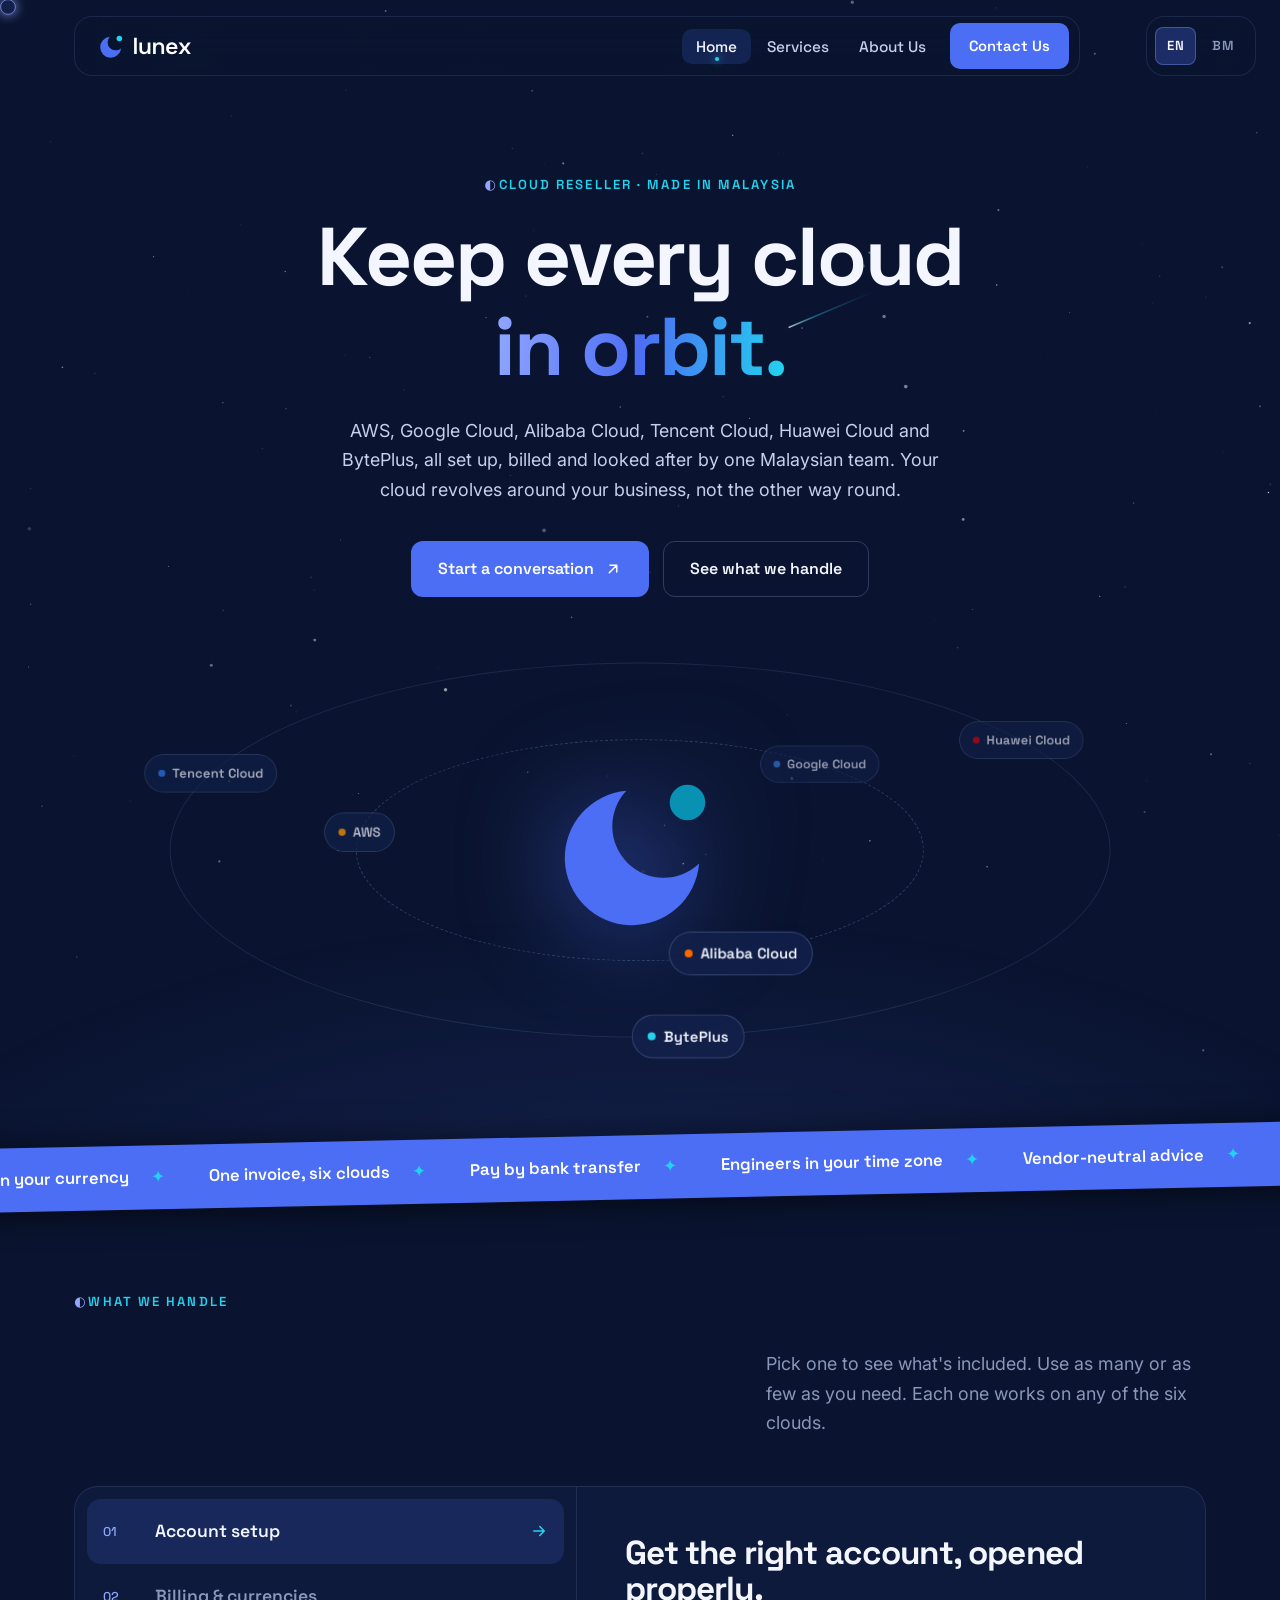
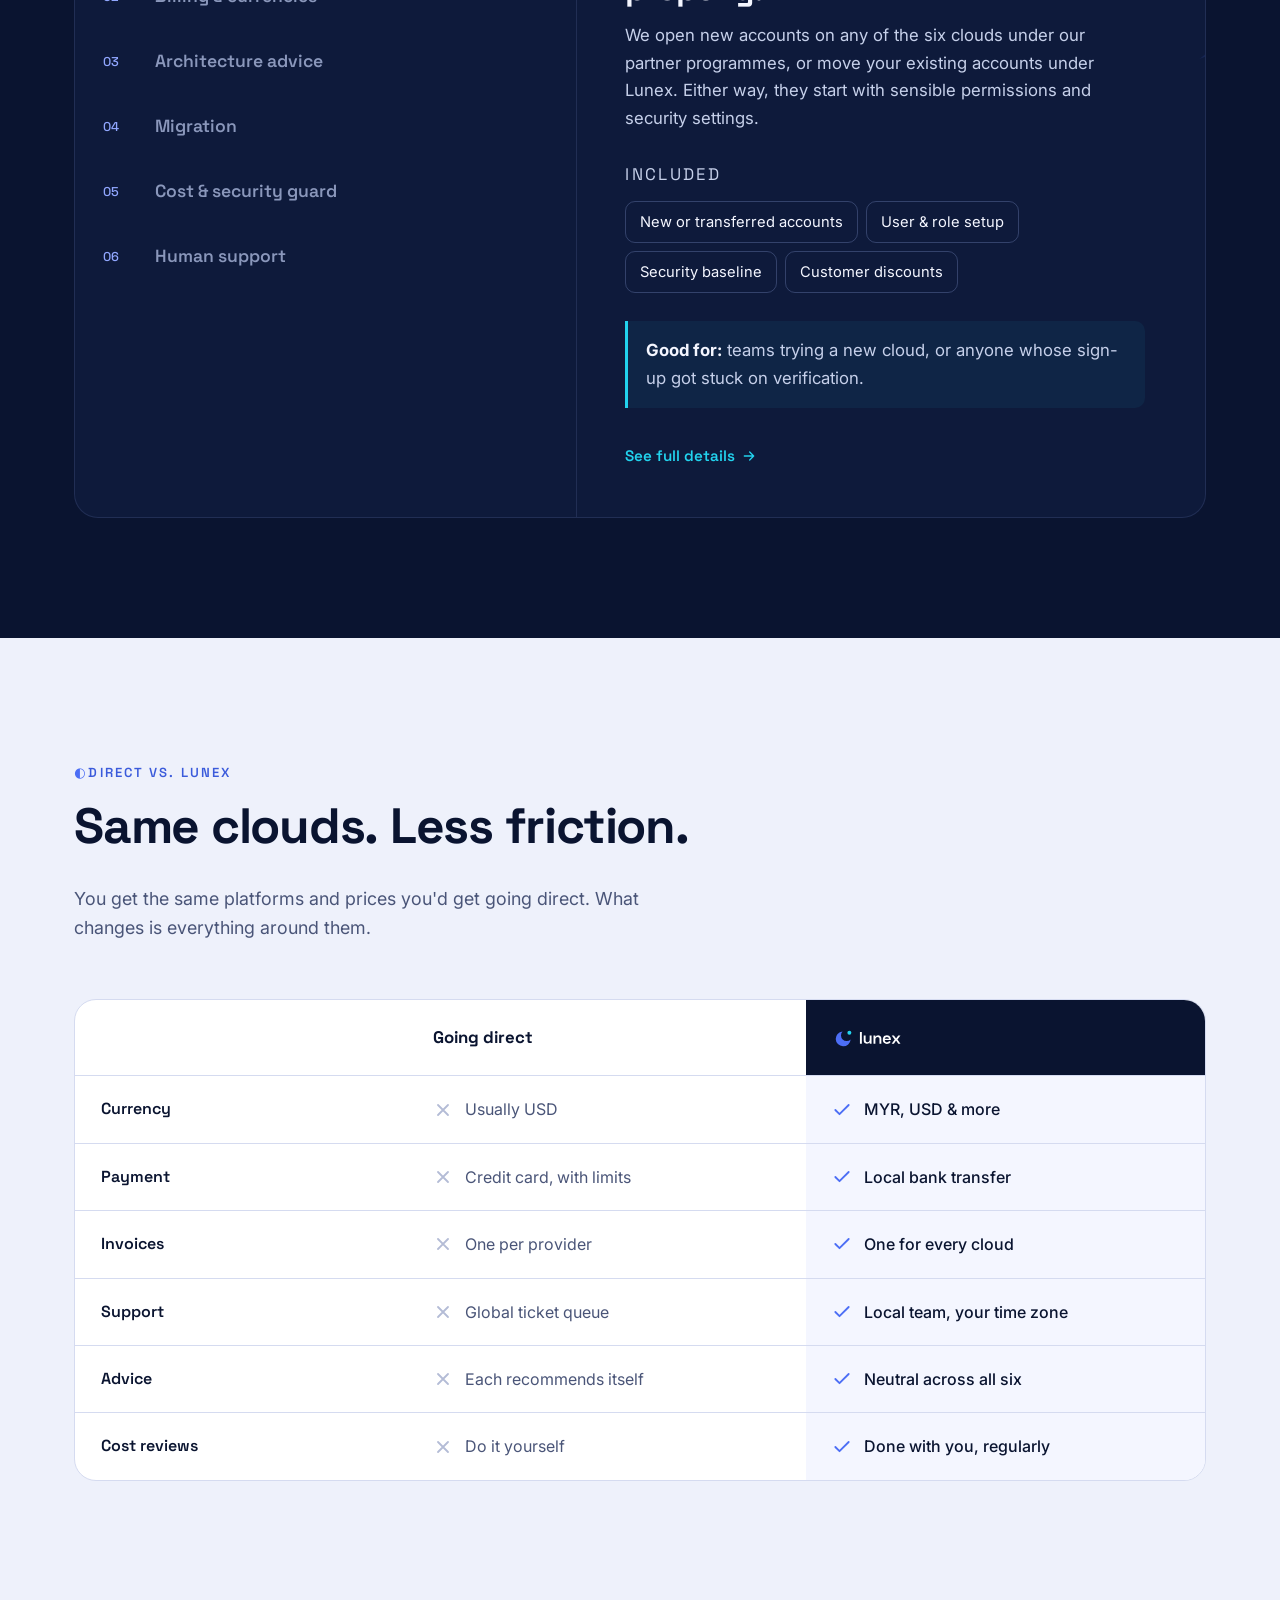
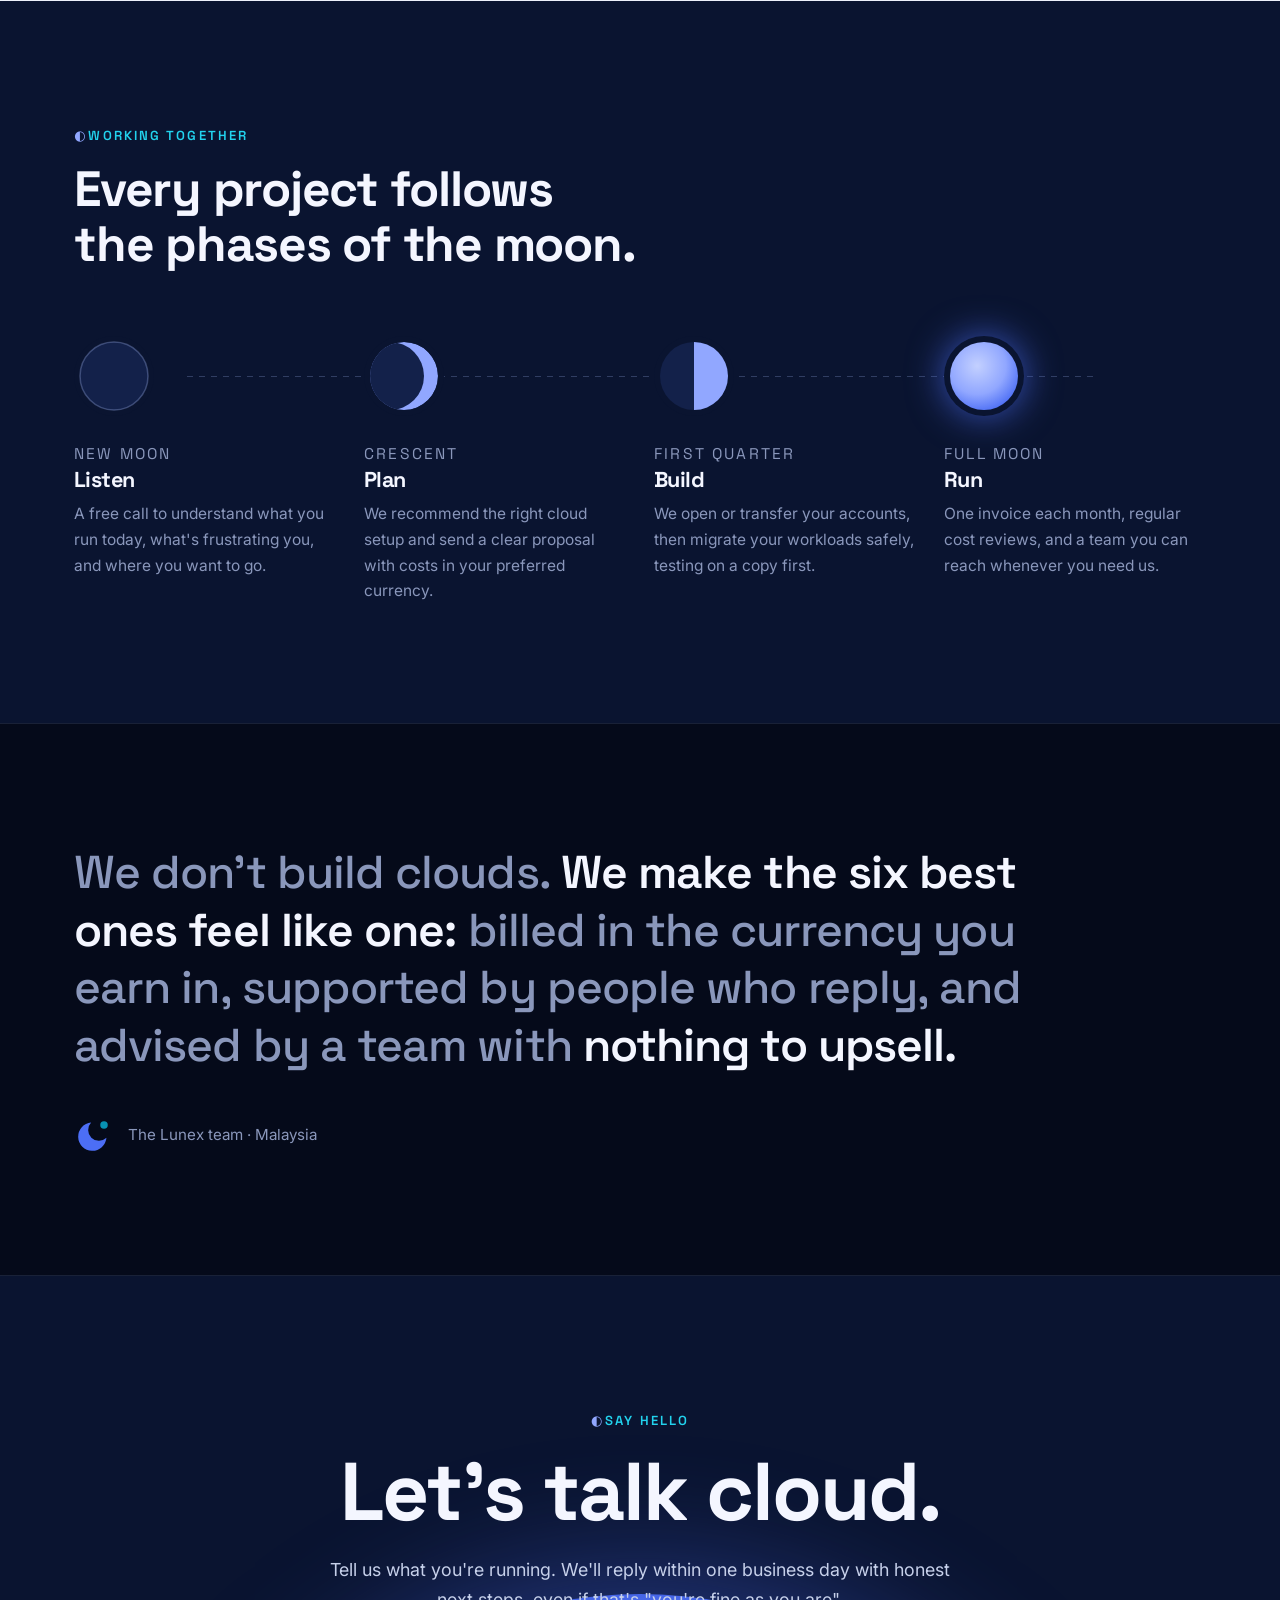
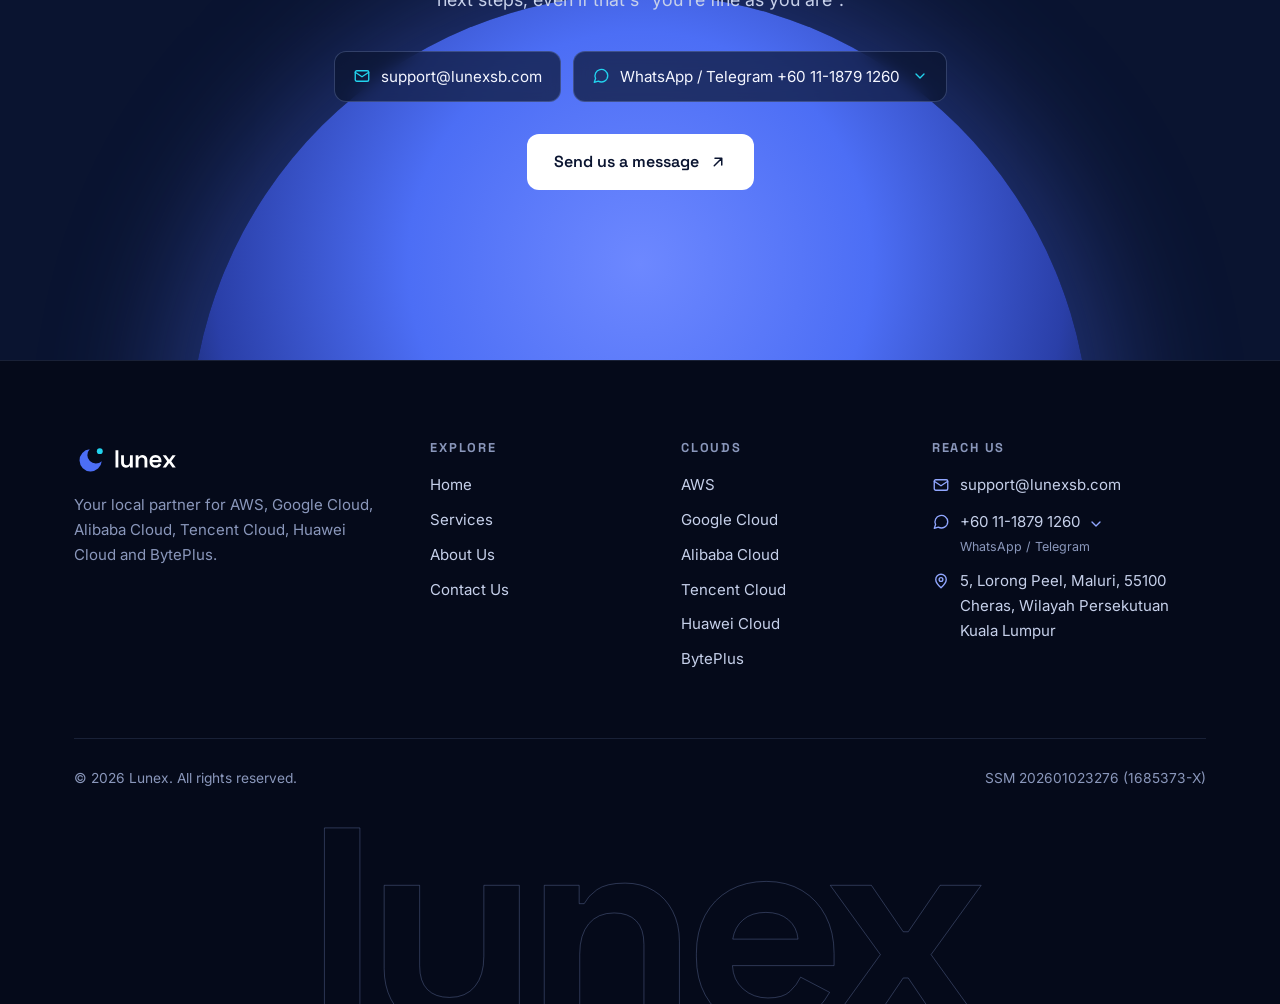
<file: index.html>
<!DOCTYPE html>
<html lang="en">
<head>
  <meta charset="UTF-8">
  <meta name="viewport" content="width=device-width, initial-scale=1">
  <title>Lunex | Your Local Multi-Cloud Partner in Malaysia</title>
  <meta name="description" content="Lunex is a Malaysia-based cloud reseller for AWS, Google Cloud, Alibaba Cloud, Tencent Cloud, Huawei Cloud and BytePlus. Flexible multi-currency billing, local support and advice without a sales agenda.">
  <meta name="theme-color" content="#0a1430">
  <meta property="og:title" content="Lunex | Keep every cloud in orbit">
  <meta property="og:description" content="Accounts, multi-currency billing, migration and support for six cloud platforms, from one Malaysian team.">
  <meta property="og:image" content="assets/img/lunex-icon-512.png">
  <link rel="icon" href="assets/img/favicon.svg" type="image/svg+xml">
  <link rel="icon" href="assets/img/favicon-32.png" sizes="32x32" type="image/png">
  <link rel="apple-touch-icon" href="assets/img/apple-touch-icon.png">
  <link rel="preconnect" href="https://fonts.googleapis.com">
  <link rel="preconnect" href="https://fonts.gstatic.com" crossorigin>
  <link href="https://fonts.googleapis.com/css2?family=Inter:wght@400;500;600&family=Space+Grotesk:wght@500;600;700&display=swap" rel="stylesheet">
  <link rel="stylesheet" href="css/style.css?v=9">
  <link rel="alternate" hreflang="en" href="index.html">
  <link rel="alternate" hreflang="ms" href="bm/index.html">
  <script>(function(d){try{if(!matchMedia("(prefers-reduced-motion: reduce)").matches){var s=sessionStorage;if(s.getItem("lx-trans"))d.classList.add("page-entering");else if(!s.getItem("lx-intro"))d.classList.add("intro-pending");}}catch(e){}setTimeout(function(){d.classList.remove("page-entering","intro-pending")},3000)})(document.documentElement)</script>
</head>
<body>
  <a class="skip-link" href="#main">Skip to content</a>

  <!-- ============ Floating header ============ -->
  <header class="site-header">
    <div class="container">
      <nav class="nav" aria-label="Main">
        <a href="index.html" class="nav__logo" aria-label="Lunex home">
          <img src="assets/img/lunex-logo-white.svg" alt="Lunex" width="99" height="34">
        </a>
        <ul class="nav__menu" id="nav-menu">
          <li><a class="nav__link" href="index.html">Home</a></li>
          <li><a class="nav__link" href="services.html">Services</a></li>
          <li><a class="nav__link" href="about.html">About Us</a></li>
          <li class="nav__cta"><a class="btn btn--primary btn--sm" href="contact.html">Contact Us</a></li>
        </ul>
        <button class="nav__toggle" type="button" aria-label="Open menu" aria-expanded="false" aria-controls="nav-menu">
          <span></span><span></span><span></span>
        </button>
      </nav>
    </div>
    <div class="lang lang--float" role="group" aria-label="Language / Bahasa"><a class="lang__opt is-on" data-lang="en" href="index.html" hreflang="en" aria-current="true">EN</a><a class="lang__opt" data-lang="ms" href="bm/index.html" hreflang="ms">BM</a></div>
  </header>

  <main id="main">
    <!-- ============ Hero ============ -->
    <section class="hero">
      <div class="container">
        <p class="kicker reveal">Cloud reseller · Made in Malaysia</p>
        <h1 class="h-xl reveal d1">Keep every cloud<br><em class="glow-text">in orbit.</em></h1>
        <p class="lead reveal d2">
          AWS, Google Cloud, Alibaba Cloud, Tencent Cloud, Huawei Cloud and BytePlus, all
          set up, billed and looked after by one Malaysian team. Your cloud revolves around
          your business, not the other way round.
        </p>
        <div class="hero__actions reveal d3">
          <a class="btn btn--primary" href="contact.html">
            Start a conversation
            <svg viewBox="0 0 24 24" fill="none" stroke="currentColor" stroke-width="2" stroke-linecap="round" stroke-linejoin="round" aria-hidden="true"><path d="M7 17 17 7M8 7h9v9"/></svg>
          </a>
          <a class="btn btn--line" href="#handle">See what we handle</a>
        </div>

        <!-- Orbit: the six clouds circling Lunex -->
        <nav class="orbit reveal d2" data-orbit aria-label="The six cloud platforms Lunex supports">
          <div class="orbit__ring orbit__ring--outer" aria-hidden="true"></div>
          <div class="orbit__ring orbit__ring--inner" aria-hidden="true"></div>
          <div class="orbit__moon" aria-hidden="true"><img src="assets/img/lunex-icon.svg" alt=""></div>
          <a class="sat" href="services.html#aws" data-ring="inner" data-angle="180"><i class="c-aws"></i>AWS</a>
          <a class="sat" href="services.html#google-cloud" data-ring="inner" data-angle="300"><i class="c-gcp"></i>Google Cloud</a>
          <a class="sat" href="services.html#alibaba-cloud" data-ring="inner" data-angle="60"><i class="c-ali"></i>Alibaba Cloud</a>
          <a class="sat" href="services.html#tencent-cloud" data-ring="outer" data-angle="210"><i class="c-tencent"></i>Tencent Cloud</a>
          <a class="sat" href="services.html#huawei-cloud" data-ring="outer" data-angle="330"><i class="c-huawei"></i>Huawei Cloud</a>
          <a class="sat" href="services.html#byteplus" data-ring="outer" data-angle="90"><i class="c-byteplus"></i>BytePlus</a>
        </nav>
      </div>

    </section>

    <!-- Ribbon: sits on the seam between the hero and the next section -->
    <div class="ribbon-seam">
      <div class="ribbon" aria-label="Lunex highlights">
        <div class="ribbon__track">
          <span>Pay in your currency</span><span>One invoice, six clouds</span><span>Pay by bank transfer</span><span>Engineers in your time zone</span><span>Vendor-neutral advice</span><span>No credit-card limits</span>
          <span aria-hidden="true">Pay in your currency</span><span aria-hidden="true">One invoice, six clouds</span><span aria-hidden="true">Pay by bank transfer</span><span aria-hidden="true">Engineers in your time zone</span><span aria-hidden="true">Vendor-neutral advice</span><span aria-hidden="true">No credit-card limits</span>
        </div>
      </div>
    </div>

    <!-- ============ Mission control (services) ============ -->
    <section class="section" id="handle">
      <div class="container">
        <div class="mc__head">
          <div>
            <p class="kicker">What we handle</p>
            <h2 class="h-lg" style="margin:0">Six jobs you can<br>take off your list.</h2>
          </div>
          <p class="lead">Pick one to see what's included. Use as many or as few as you need. Each one works on any of the six clouds.</p>
        </div>

        <div class="mc reveal" data-tabs>
          <div class="mc__tabs" role="tablist" aria-label="Lunex services" aria-orientation="vertical">
            <button class="mc__tab" role="tab" id="tab-account" aria-controls="panel-account" aria-selected="true" tabindex="0"><small>01</small>Account setup<svg viewBox="0 0 24 24" fill="none" stroke="currentColor" stroke-width="2" stroke-linecap="round" stroke-linejoin="round" aria-hidden="true"><path d="M5 12h14M13 6l6 6-6 6"/></svg></button>
            <button class="mc__tab" role="tab" id="tab-billing" aria-controls="panel-billing" aria-selected="false" tabindex="-1"><small>02</small>Billing &amp; currencies<svg viewBox="0 0 24 24" fill="none" stroke="currentColor" stroke-width="2" stroke-linecap="round" stroke-linejoin="round" aria-hidden="true"><path d="M5 12h14M13 6l6 6-6 6"/></svg></button>
            <button class="mc__tab" role="tab" id="tab-consult" aria-controls="panel-consult" aria-selected="false" tabindex="-1"><small>03</small>Architecture advice<svg viewBox="0 0 24 24" fill="none" stroke="currentColor" stroke-width="2" stroke-linecap="round" stroke-linejoin="round" aria-hidden="true"><path d="M5 12h14M13 6l6 6-6 6"/></svg></button>
            <button class="mc__tab" role="tab" id="tab-migrate" aria-controls="panel-migrate" aria-selected="false" tabindex="-1"><small>04</small>Migration<svg viewBox="0 0 24 24" fill="none" stroke="currentColor" stroke-width="2" stroke-linecap="round" stroke-linejoin="round" aria-hidden="true"><path d="M5 12h14M13 6l6 6-6 6"/></svg></button>
            <button class="mc__tab" role="tab" id="tab-guard" aria-controls="panel-guard" aria-selected="false" tabindex="-1"><small>05</small>Cost &amp; security guard<svg viewBox="0 0 24 24" fill="none" stroke="currentColor" stroke-width="2" stroke-linecap="round" stroke-linejoin="round" aria-hidden="true"><path d="M5 12h14M13 6l6 6-6 6"/></svg></button>
            <button class="mc__tab" role="tab" id="tab-support" aria-controls="panel-support" aria-selected="false" tabindex="-1"><small>06</small>Human support<svg viewBox="0 0 24 24" fill="none" stroke="currentColor" stroke-width="2" stroke-linecap="round" stroke-linejoin="round" aria-hidden="true"><path d="M5 12h14M13 6l6 6-6 6"/></svg></button>
          </div>

          <div class="mc__panel" role="tabpanel" id="panel-account" aria-labelledby="tab-account" tabindex="0">
            <h3>Get the right account, opened properly.</h3>
            <p>We open new accounts on any of the six clouds under our partner programmes, or move your existing accounts under Lunex. Either way, they start with sensible permissions and security settings.</p>
            <p class="mc__label">Included</p>
            <ul class="mc__chips"><li>New or transferred accounts</li><li>User &amp; role setup</li><li>Security baseline</li><li>Customer discounts</li></ul>
            <p class="mc__fit"><strong>Good for:</strong> teams trying a new cloud, or anyone whose sign-up got stuck on verification.</p>
            <a class="inline-link" href="services.html#account">See full details <svg viewBox="0 0 24 24" fill="none" stroke="currentColor" stroke-width="2" stroke-linecap="round" stroke-linejoin="round" aria-hidden="true"><path d="M5 12h14M13 6l6 6-6 6"/></svg></a>
          </div>
          <div class="mc__panel" role="tabpanel" id="panel-billing" aria-labelledby="tab-billing" tabindex="0" hidden>
            <h3>One bill. Your currency. Paid your way.</h3>
            <p>Usage from every cloud you use is combined into one monthly invoice. Settle it in Ringgit, US dollars or another currency we support, by bank transfer. No credit-card limits stopping your servers.</p>
            <p class="mc__label">Included</p>
            <ul class="mc__chips"><li>One consolidated invoice</li><li>Multi-currency settlement</li><li>Bank transfer &amp; top-up</li><li>Monthly spend report</li><li>Budget alerts</li></ul>
            <p class="mc__fit"><strong>Good for:</strong> finance teams that need proper local invoices and one place to see cloud spend.</p>
            <a class="inline-link" href="services.html#billing">See full details <svg viewBox="0 0 24 24" fill="none" stroke="currentColor" stroke-width="2" stroke-linecap="round" stroke-linejoin="round" aria-hidden="true"><path d="M5 12h14M13 6l6 6-6 6"/></svg></a>
          </div>
          <div class="mc__panel" role="tabpanel" id="panel-consult" aria-labelledby="tab-consult" tabindex="0" hidden>
            <h3>Choose with facts, not sales pitches.</h3>
            <p>We work with all six providers, so we have no reason to push one. Tell us about your workload, users and budget, and we'll design a setup that fits, even if that means mixing clouds.</p>
            <p class="mc__label">Included</p>
            <ul class="mc__chips"><li>Workload review</li><li>Cloud &amp; region comparison</li><li>Architecture diagram</li><li>Cost estimate</li></ul>
            <p class="mc__fit"><strong>Good for:</strong> new products, expansions into new markets, or "are we on the right cloud?" questions.</p>
            <a class="inline-link" href="services.html#consulting">See full details <svg viewBox="0 0 24 24" fill="none" stroke="currentColor" stroke-width="2" stroke-linecap="round" stroke-linejoin="round" aria-hidden="true"><path d="M5 12h14M13 6l6 6-6 6"/></svg></a>
          </div>
          <div class="mc__panel" role="tabpanel" id="panel-migrate" aria-labelledby="tab-migrate" tabindex="0" hidden>
            <h3>Move house, carefully planned.</h3>
            <p>From office servers to the cloud, or from one cloud to another. We plan the move, test it on a copy first, and switch over at a time that suits your business.</p>
            <p class="mc__label">Included</p>
            <ul class="mc__chips"><li>Migration plan</li><li>Test run</li><li>Data &amp; app transfer</li><li>Cut-over support</li></ul>
            <p class="mc__fit"><strong>Good for:</strong> companies leaving ageing hardware, or moving to a cloud that's cheaper or closer to their users.</p>
            <a class="inline-link" href="services.html#migration">See full details <svg viewBox="0 0 24 24" fill="none" stroke="currentColor" stroke-width="2" stroke-linecap="round" stroke-linejoin="round" aria-hidden="true"><path d="M5 12h14M13 6l6 6-6 6"/></svg></a>
          </div>
          <div class="mc__panel" role="tabpanel" id="panel-guard" aria-labelledby="tab-guard" tabindex="0" hidden>
            <h3>No surprise bills. No open doors.</h3>
            <p>We review your accounts regularly for wasted spend and common security gaps, such as idle servers, public storage and missing backups, and tell you in plain language what to fix.</p>
            <p class="mc__label">Included</p>
            <ul class="mc__chips"><li>Cost review</li><li>Right-sizing tips</li><li>Security check-up</li><li>Backup review</li></ul>
            <p class="mc__fit"><strong>Good for:</strong> businesses whose cloud bill keeps growing and nobody is sure why.</p>
            <a class="inline-link" href="services.html#guard">See full details <svg viewBox="0 0 24 24" fill="none" stroke="currentColor" stroke-width="2" stroke-linecap="round" stroke-linejoin="round" aria-hidden="true"><path d="M5 12h14M13 6l6 6-6 6"/></svg></a>
          </div>
          <div class="mc__panel" role="tabpanel" id="panel-support" aria-labelledby="tab-support" tabindex="0" hidden>
            <h3>A real person who already knows your setup.</h3>
            <p>Skip the global ticket queue. Message our local team in your time zone. If the problem is on the provider's side, we escalate it for you through our partner channel.</p>
            <p class="mc__label">Included</p>
            <ul class="mc__chips"><li>Email, WhatsApp, Telegram &amp; more</li><li>Provider escalation</li><li>Incident help</li><li>Account manager</li></ul>
            <p class="mc__fit"><strong>Good for:</strong> small teams without a full-time cloud engineer.</p>
            <a class="inline-link" href="services.html#support">See full details <svg viewBox="0 0 24 24" fill="none" stroke="currentColor" stroke-width="2" stroke-linecap="round" stroke-linejoin="round" aria-hidden="true"><path d="M5 12h14M13 6l6 6-6 6"/></svg></a>
          </div>
        </div>
      </div>
    </section>

    <!-- ============ Comparison (light) ============ -->
    <section class="section paper">
      <div class="container">
        <p class="kicker">Direct vs. Lunex</p>
        <h2 class="h-lg">Same clouds. Less friction.</h2>
        <p class="lead">You get the same platforms and prices you'd get going direct. What changes is everything around them.</p>

        <div class="compare reveal" role="table" aria-label="Buying cloud directly compared with buying through Lunex">
          <div class="compare__row compare__row--head" role="row">
            <div class="compare__topic" role="columnheader"></div>
            <div role="columnheader">Going direct</div>
            <div class="us" role="columnheader"><img src="assets/img/lunex-logo-white.svg" alt="With Lunex" width="70" height="24"></div>
          </div>
          <div class="compare__row" role="row">
            <div class="compare__topic" role="rowheader">Currency</div>
            <div class="no" role="cell"><svg viewBox="0 0 24 24" fill="none" stroke="currentColor" stroke-width="2.2" stroke-linecap="round" aria-hidden="true"><path d="M18 6 6 18M6 6l12 12"/></svg>Usually USD</div>
            <div class="us" role="cell"><svg viewBox="0 0 24 24" fill="none" stroke="currentColor" stroke-width="2.2" stroke-linecap="round" stroke-linejoin="round" aria-hidden="true"><path d="M20 6 9 17l-5-5"/></svg>MYR, USD &amp; more</div>
          </div>
          <div class="compare__row" role="row">
            <div class="compare__topic" role="rowheader">Payment</div>
            <div class="no" role="cell"><svg viewBox="0 0 24 24" fill="none" stroke="currentColor" stroke-width="2.2" stroke-linecap="round" aria-hidden="true"><path d="M18 6 6 18M6 6l12 12"/></svg>Credit card, with limits</div>
            <div class="us" role="cell"><svg viewBox="0 0 24 24" fill="none" stroke="currentColor" stroke-width="2.2" stroke-linecap="round" stroke-linejoin="round" aria-hidden="true"><path d="M20 6 9 17l-5-5"/></svg>Local bank transfer</div>
          </div>
          <div class="compare__row" role="row">
            <div class="compare__topic" role="rowheader">Invoices</div>
            <div class="no" role="cell"><svg viewBox="0 0 24 24" fill="none" stroke="currentColor" stroke-width="2.2" stroke-linecap="round" aria-hidden="true"><path d="M18 6 6 18M6 6l12 12"/></svg>One per provider</div>
            <div class="us" role="cell"><svg viewBox="0 0 24 24" fill="none" stroke="currentColor" stroke-width="2.2" stroke-linecap="round" stroke-linejoin="round" aria-hidden="true"><path d="M20 6 9 17l-5-5"/></svg>One for every cloud</div>
          </div>
          <div class="compare__row" role="row">
            <div class="compare__topic" role="rowheader">Support</div>
            <div class="no" role="cell"><svg viewBox="0 0 24 24" fill="none" stroke="currentColor" stroke-width="2.2" stroke-linecap="round" aria-hidden="true"><path d="M18 6 6 18M6 6l12 12"/></svg>Global ticket queue</div>
            <div class="us" role="cell"><svg viewBox="0 0 24 24" fill="none" stroke="currentColor" stroke-width="2.2" stroke-linecap="round" stroke-linejoin="round" aria-hidden="true"><path d="M20 6 9 17l-5-5"/></svg>Local team, your time zone</div>
          </div>
          <div class="compare__row" role="row">
            <div class="compare__topic" role="rowheader">Advice</div>
            <div class="no" role="cell"><svg viewBox="0 0 24 24" fill="none" stroke="currentColor" stroke-width="2.2" stroke-linecap="round" aria-hidden="true"><path d="M18 6 6 18M6 6l12 12"/></svg>Each recommends itself</div>
            <div class="us" role="cell"><svg viewBox="0 0 24 24" fill="none" stroke="currentColor" stroke-width="2.2" stroke-linecap="round" stroke-linejoin="round" aria-hidden="true"><path d="M20 6 9 17l-5-5"/></svg>Neutral across all six</div>
          </div>
          <div class="compare__row" role="row">
            <div class="compare__topic" role="rowheader">Cost reviews</div>
            <div class="no" role="cell"><svg viewBox="0 0 24 24" fill="none" stroke="currentColor" stroke-width="2.2" stroke-linecap="round" aria-hidden="true"><path d="M18 6 6 18M6 6l12 12"/></svg>Do it yourself</div>
            <div class="us" role="cell"><svg viewBox="0 0 24 24" fill="none" stroke="currentColor" stroke-width="2.2" stroke-linecap="round" stroke-linejoin="round" aria-hidden="true"><path d="M20 6 9 17l-5-5"/></svg>Done with you, regularly</div>
          </div>
        </div>
      </div>
    </section>

    <!-- ============ Moon-phase process ============ -->
    <section class="section">
      <div class="container">
        <p class="kicker">Working together</p>
        <h2 class="h-lg">Every project follows<br>the phases of the moon.</h2>

        <ol class="phases">
          <li class="phase reveal">
            <svg class="phase__moon" viewBox="0 0 80 80" aria-hidden="true"><circle cx="40" cy="40" r="34" fill="#13214a" stroke="rgba(148,170,230,.35)" stroke-width="1.5"/></svg>
            <p class="phase__name">New moon</p>
            <h3>Listen</h3>
            <p>A free call to understand what you run today, what's frustrating you, and where you want to go.</p>
          </li>
          <li class="phase reveal d1">
            <svg class="phase__moon" viewBox="0 0 80 80" aria-hidden="true">
              <defs><clipPath id="ph2"><circle cx="40" cy="40" r="34"/></clipPath></defs>
              <circle cx="40" cy="40" r="34" fill="#13214a"/>
              <g clip-path="url(#ph2)"><circle cx="40" cy="40" r="34" fill="#91a7ff"/><circle cx="26" cy="40" r="34" fill="#13214a"/></g>
            </svg>
            <p class="phase__name">Crescent</p>
            <h3>Plan</h3>
            <p>We recommend the right cloud setup and send a clear proposal with costs in your preferred currency.</p>
          </li>
          <li class="phase reveal d2">
            <svg class="phase__moon" viewBox="0 0 80 80" aria-hidden="true">
              <circle cx="40" cy="40" r="34" fill="#13214a"/>
              <path d="M40 6a34 34 0 0 1 0 68Z" fill="#91a7ff"/>
            </svg>
            <p class="phase__name">First quarter</p>
            <h3>Build</h3>
            <p>We open or transfer your accounts, then migrate your workloads safely, testing on a copy first.</p>
          </li>
          <li class="phase reveal d3">
            <svg class="phase__moon" viewBox="0 0 80 80" aria-hidden="true" style="filter:drop-shadow(0 0 18px rgba(76,110,245,.7))">
              <defs><radialGradient id="ph4" cx="40%" cy="35%" r="70%"><stop offset="0" stop-color="#c3d0ff"/><stop offset=".6" stop-color="#91a7ff"/><stop offset="1" stop-color="#4c6ef5"/></radialGradient></defs>
              <circle cx="40" cy="40" r="34" fill="url(#ph4)"/>
            </svg>
            <p class="phase__name">Full moon</p>
            <h3>Run</h3>
            <p>One invoice each month, regular cost reviews, and a team you can reach whenever you need us.</p>
          </li>
        </ol>
      </div>
    </section>

    <!-- ============ Statement ============ -->
    <section class="section statement">
      <div class="container">
        <p class="reveal">
          We don't build clouds. <strong>We make the six best ones feel like one:</strong>
          billed in the currency you earn in, supported by people who reply,
          and advised by a team with <strong>nothing to upsell.</strong>
        </p>
        <div class="statement__sign reveal d1">
          <img src="assets/img/lunex-icon.svg" alt="" width="40" height="40">
          <span>The Lunex team · Malaysia</span>
        </div>
      </div>
    </section>

    <!-- ============ Moonrise contact ============ -->
    <section class="moonrise">
      <div class="container">
        <p class="kicker reveal">Say hello</p>
        <h2 class="h-xl reveal d1">Let's talk cloud.</h2>
        <p class="lead reveal d2">Tell us what you're running. We'll reply within one business day with honest next steps, even if that's "you're fine as you are".</p>
        <div class="moonrise__contacts reveal d2">
          <a class="contact-pill" href="mailto:support@lunexsb.com?subject=Enquiry%20from%20the%20Lunex%20website"><svg viewBox="0 0 24 24" fill="none" stroke="currentColor" stroke-width="1.8" stroke-linecap="round" stroke-linejoin="round" aria-hidden="true"><rect x="3" y="5" width="18" height="14" rx="2"/><path d="m3 7 9 6 9-6"/></svg>support@lunexsb.com</a>
          <div class="chat chat--pill" data-chat>
            <button class="contact-pill chat__toggle" type="button" aria-expanded="false" aria-controls="chat-menu-home" aria-haspopup="true"><svg viewBox="0 0 24 24" fill="none" stroke="currentColor" stroke-width="1.8" stroke-linecap="round" stroke-linejoin="round" aria-hidden="true"><path d="M21 11.5a8.4 8.4 0 0 1-12.6 7.3L3 20.5l1.8-5.2A8.5 8.5 0 1 1 21 11.5Z"/></svg>WhatsApp / Telegram +60 11-1879 1260<svg class="chat__chev" viewBox="0 0 24 24" fill="none" stroke="currentColor" stroke-width="2" stroke-linecap="round" stroke-linejoin="round" aria-hidden="true"><path d="m6 9 6 6 6-6"/></svg></button>
            <div class="chat__menu" id="chat-menu-home" role="menu" aria-label="Choose how to chat" hidden>
              <a class="chat__opt" role="menuitem" href="https://wa.me/601118791260" target="_blank" rel="noopener"><span class="chat__badge chat__badge--wa"><svg viewBox="0 0 24 24" fill="none" stroke="currentColor" stroke-width="2" stroke-linecap="round" stroke-linejoin="round" aria-hidden="true"><path d="M21 11.5a8.4 8.4 0 0 1-12.6 7.3L3 20.5l1.8-5.2A8.5 8.5 0 1 1 21 11.5Z"/><path d="M9 9.5c.4 1.8 1.7 3.3 3.5 4l1.2-1.1 1.8.8-.5 1.6c-3.3-.3-6-3-6.3-6.3l1.6-.5.8 1.8Z" fill="currentColor" stroke="none"/></svg></span><span>WhatsApp<small>Chat with us on WhatsApp</small></span></a>
              <a class="chat__opt" role="menuitem" href="https://t.me/+601118791260" target="_blank" rel="noopener"><span class="chat__badge chat__badge--tg"><svg viewBox="0 0 24 24" fill="none" stroke="currentColor" stroke-width="2" stroke-linecap="round" stroke-linejoin="round" aria-hidden="true"><path d="M21.5 3.5 2.5 11l6.5 2.2 2.2 6.8 3.3-4.2 5.5 4 1.5-16.3Z"/><path d="M9 13.2 18 7"/></svg></span><span>Telegram<small>Message us on Telegram</small></span></a>
            </div>
          </div>
        </div>
        <div class="reveal d3">
          <a class="btn btn--light" href="contact.html">
            Send us a message
            <svg viewBox="0 0 24 24" fill="none" stroke="currentColor" stroke-width="2" stroke-linecap="round" stroke-linejoin="round" aria-hidden="true"><path d="M7 17 17 7M8 7h9v9"/></svg>
          </a>
        </div>
      </div>
    </section>
  </main>

  <!-- ============ Footer ============ -->
  <footer class="site-footer">
    <div class="container">
      <div class="footer__grid">
        <div class="footer__brand">
          <img src="assets/img/lunex-logo-white.svg" alt="Lunex" width="104" height="36">
          <p>Your local partner for AWS, Google Cloud, Alibaba Cloud, Tencent Cloud, Huawei Cloud and BytePlus.</p>
        </div>
        <div>
          <h4>Explore</h4>
          <ul class="footer__links">
            <li><a href="index.html">Home</a></li>
            <li><a href="services.html">Services</a></li>
            <li><a href="about.html">About Us</a></li>
            <li><a href="contact.html">Contact Us</a></li>
          </ul>
        </div>
        <div>
          <h4>Clouds</h4>
          <ul class="footer__links">
            <li><a href="services.html#aws">AWS</a></li>
            <li><a href="services.html#google-cloud">Google Cloud</a></li>
            <li><a href="services.html#alibaba-cloud">Alibaba Cloud</a></li>
            <li><a href="services.html#tencent-cloud">Tencent Cloud</a></li>
            <li><a href="services.html#huawei-cloud">Huawei Cloud</a></li>
            <li><a href="services.html#byteplus">BytePlus</a></li>
          </ul>
        </div>
        <div>
          <h4>Reach us</h4>
          <ul class="footer__contact">
            <li><svg viewBox="0 0 24 24" fill="none" stroke="currentColor" stroke-width="1.8" stroke-linecap="round" stroke-linejoin="round" aria-hidden="true"><rect x="3" y="5" width="18" height="14" rx="2"/><path d="m3 7 9 6 9-6"/></svg><a href="mailto:support@lunexsb.com?subject=Enquiry%20from%20the%20Lunex%20website">support@lunexsb.com</a></li>
            <li class="chat chat--footer" data-chat><svg viewBox="0 0 24 24" fill="none" stroke="currentColor" stroke-width="1.8" stroke-linecap="round" stroke-linejoin="round" aria-hidden="true"><path d="M21 11.5a8.4 8.4 0 0 1-12.6 7.3L3 20.5l1.8-5.2A8.5 8.5 0 1 1 21 11.5Z"/></svg>
              <button class="chat__toggle" type="button" aria-expanded="false" aria-controls="chat-menu-footer" aria-haspopup="true">+60 11-1879 1260<svg class="chat__chev" viewBox="0 0 24 24" fill="none" stroke="currentColor" stroke-width="2" stroke-linecap="round" stroke-linejoin="round" aria-hidden="true"><path d="m6 9 6 6 6-6"/></svg><small>WhatsApp / Telegram</small></button>
              <div class="chat__menu" id="chat-menu-footer" role="menu" aria-label="Choose how to chat" hidden>
                <a class="chat__opt" role="menuitem" href="https://wa.me/601118791260" target="_blank" rel="noopener"><span class="chat__badge chat__badge--wa"><svg viewBox="0 0 24 24" fill="none" stroke="currentColor" stroke-width="2" stroke-linecap="round" stroke-linejoin="round" aria-hidden="true"><path d="M21 11.5a8.4 8.4 0 0 1-12.6 7.3L3 20.5l1.8-5.2A8.5 8.5 0 1 1 21 11.5Z"/><path d="M9 9.5c.4 1.8 1.7 3.3 3.5 4l1.2-1.1 1.8.8-.5 1.6c-3.3-.3-6-3-6.3-6.3l1.6-.5.8 1.8Z" fill="currentColor" stroke="none"/></svg></span><span>WhatsApp<small>Chat with us on WhatsApp</small></span></a>
                <a class="chat__opt" role="menuitem" href="https://t.me/+601118791260" target="_blank" rel="noopener"><span class="chat__badge chat__badge--tg"><svg viewBox="0 0 24 24" fill="none" stroke="currentColor" stroke-width="2" stroke-linecap="round" stroke-linejoin="round" aria-hidden="true"><path d="M21.5 3.5 2.5 11l6.5 2.2 2.2 6.8 3.3-4.2 5.5 4 1.5-16.3Z"/><path d="M9 13.2 18 7"/></svg></span><span>Telegram<small>Message us on Telegram</small></span></a>
              </div>
            </li>
            <li><svg viewBox="0 0 24 24" fill="none" stroke="currentColor" stroke-width="1.8" stroke-linecap="round" stroke-linejoin="round" aria-hidden="true"><path d="M12 21s-7-6.2-7-11a7 7 0 0 1 14 0c0 4.8-7 11-7 11Z"/><circle cx="12" cy="10" r="2.5"/></svg><a href="https://www.google.com/maps/search/?api=1&amp;query=5%2C%20Lorong%20Peel%2C%20Maluri%2C%2055100%20Cheras%2C%20Kuala%20Lumpur%2C%20Malaysia" target="_blank" rel="noopener">5, Lorong Peel, Maluri, 55100 Cheras, Wilayah Persekutuan Kuala Lumpur</a></li>
          </ul>
        </div>
      </div>
      <div class="footer__bottom">
        <span>&copy; <span data-year>2026</span> Lunex. All rights reserved.</span>
        <span>SSM 202601023276 (1685373-X)</span>
      </div>
    </div>
    <div class="footer__word" aria-hidden="true">lunex</div>
  </footer>

  <script src="js/main.js?v=9"></script>
</body>
</html>
</file>
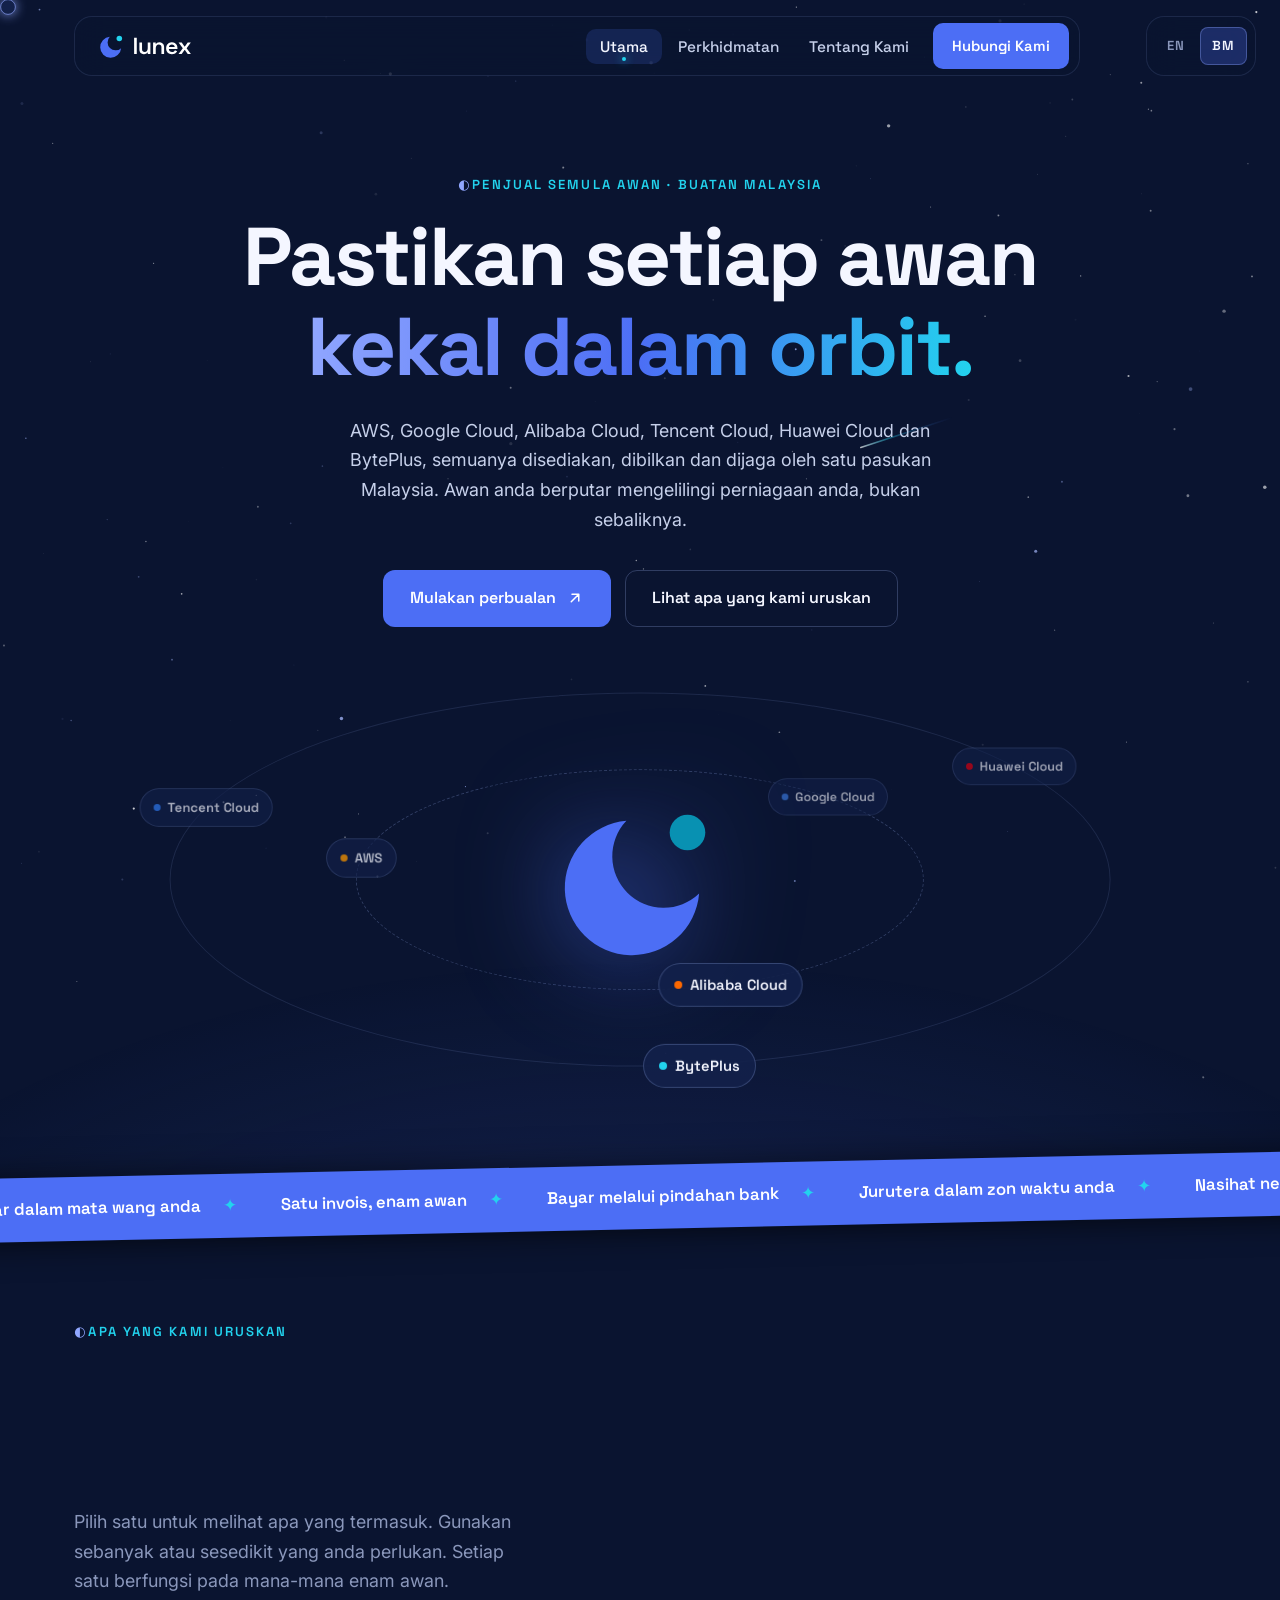
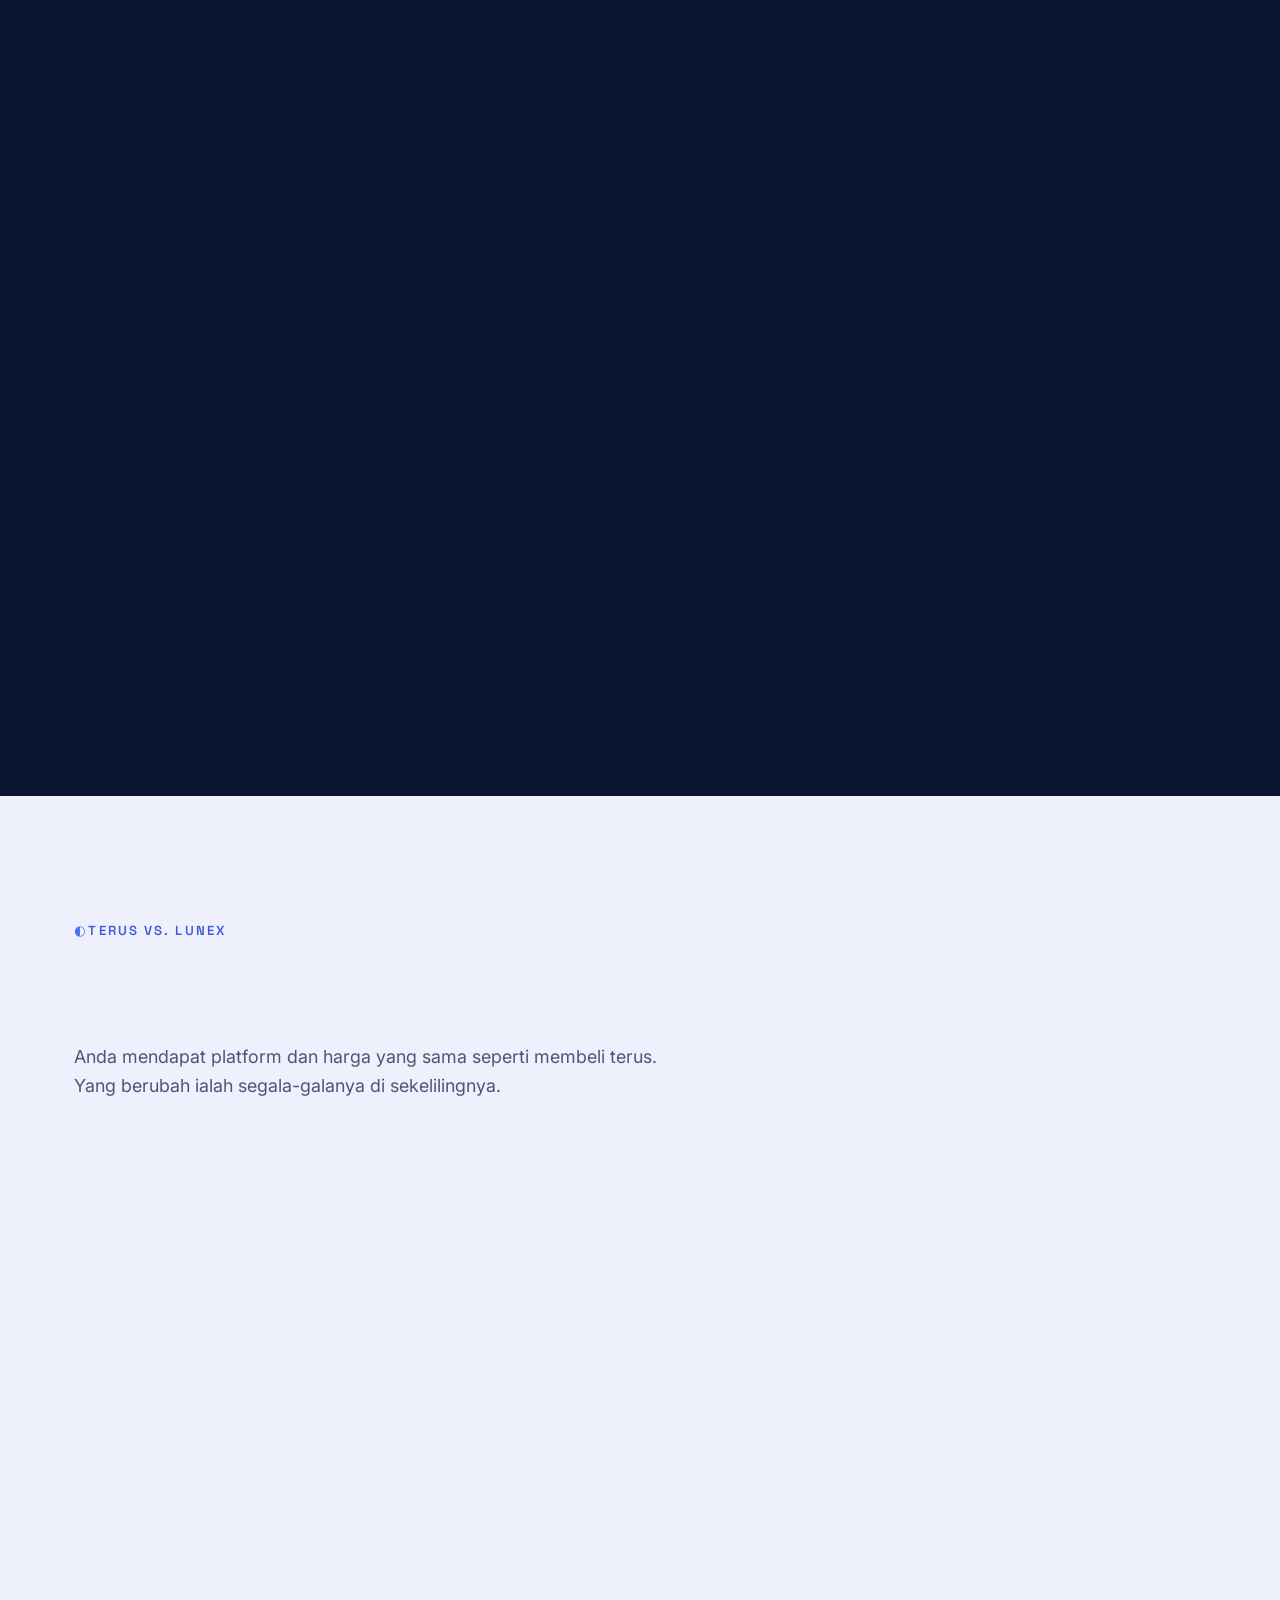
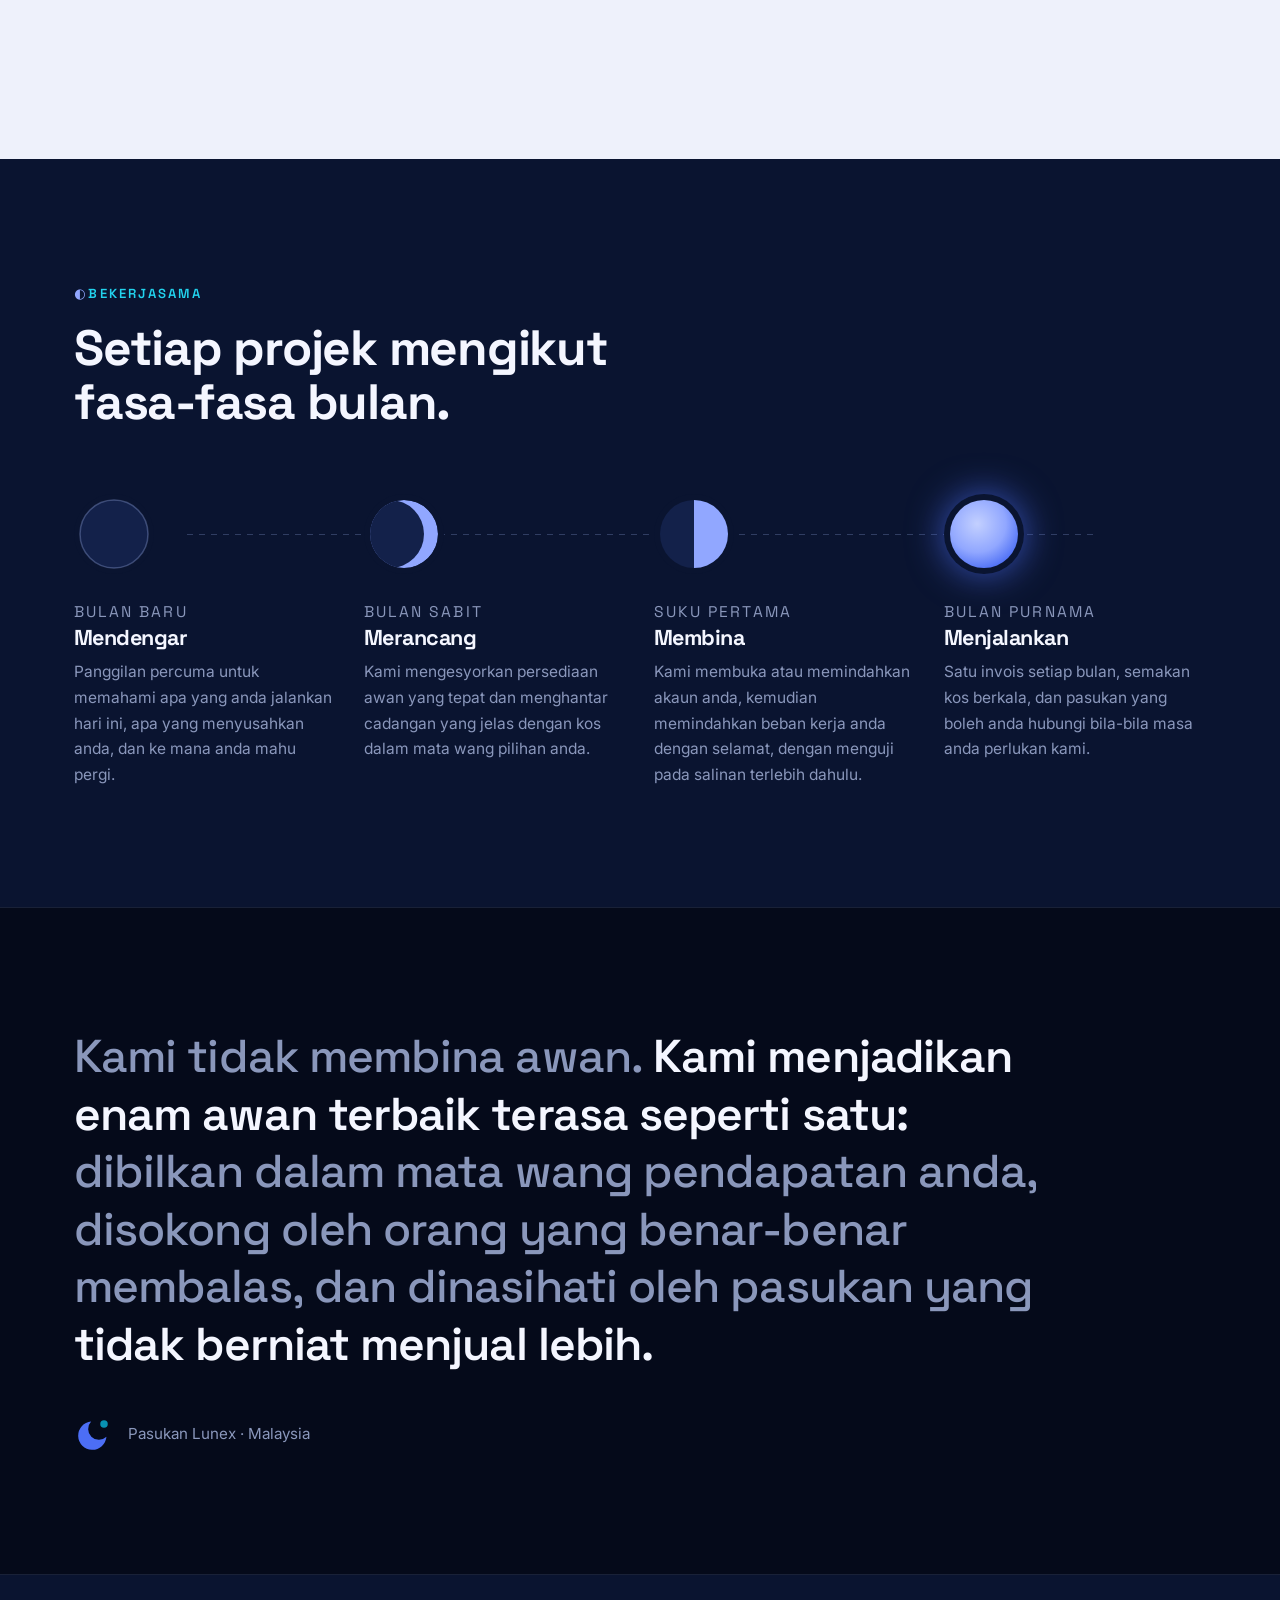
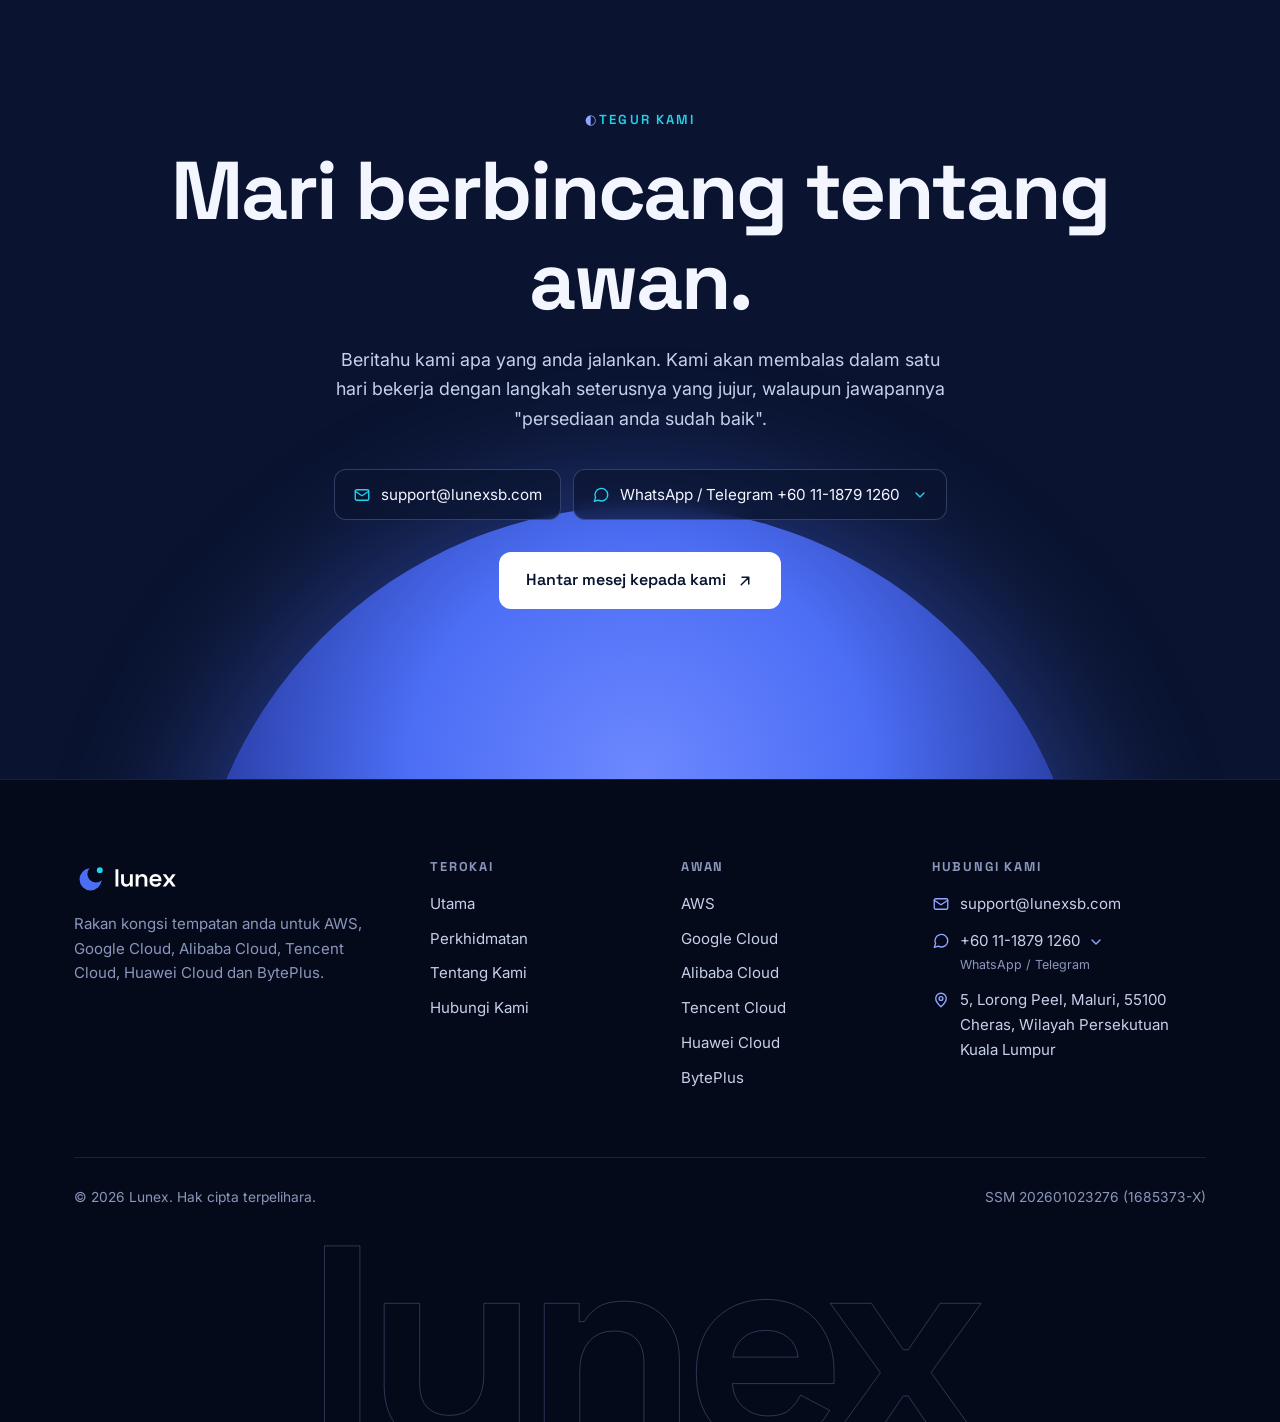
<file: bm/index.html>
<!DOCTYPE html>
<html lang="ms" data-root="../">
<head>
  <meta charset="UTF-8">
  <meta name="viewport" content="width=device-width, initial-scale=1">
  <title>Lunex | Rakan Kongsi Pelbagai Awan Tempatan Anda di Malaysia</title>
  <meta name="description" content="Lunex ialah penjual semula awan yang berpangkalan di Malaysia untuk AWS, Google Cloud, Alibaba Cloud, Tencent Cloud, Huawei Cloud dan BytePlus. Pengebilan pelbagai mata wang yang fleksibel, sokongan tempatan dan nasihat tanpa agenda jualan.">
  <meta name="theme-color" content="#0a1430">
  <meta property="og:title" content="Lunex | Pastikan setiap awan kekal dalam orbit">
  <meta property="og:description" content="Akaun, pengebilan pelbagai mata wang, migrasi dan sokongan untuk enam platform awan, daripada satu pasukan Malaysia.">
  <meta property="og:image" content="../assets/img/lunex-icon-512.png">
  <link rel="icon" href="../assets/img/favicon.svg" type="image/svg+xml">
  <link rel="icon" href="../assets/img/favicon-32.png" sizes="32x32" type="image/png">
  <link rel="apple-touch-icon" href="../assets/img/apple-touch-icon.png">
  <link rel="preconnect" href="https://fonts.googleapis.com">
  <link rel="preconnect" href="https://fonts.gstatic.com" crossorigin>
  <link href="https://fonts.googleapis.com/css2?family=Inter:wght@400;500;600&family=Space+Grotesk:wght@500;600;700&display=swap" rel="stylesheet">
  <link rel="stylesheet" href="../css/style.css?v=9">
  <link rel="alternate" hreflang="en" href="../index.html">
  <link rel="alternate" hreflang="ms" href="index.html">
  <script>(function(d){try{if(!matchMedia("(prefers-reduced-motion: reduce)").matches){var s=sessionStorage;if(s.getItem("lx-trans"))d.classList.add("page-entering");else if(!s.getItem("lx-intro"))d.classList.add("intro-pending");}}catch(e){}setTimeout(function(){d.classList.remove("page-entering","intro-pending")},3000)})(document.documentElement)</script>
</head>
<body>
  <a class="skip-link" href="#main">Langkau ke kandungan</a>

  <!-- ============ Floating header ============ -->
  <header class="site-header">
    <div class="container">
      <nav class="nav" aria-label="Navigasi utama">
        <a href="index.html" class="nav__logo" aria-label="Laman utama Lunex">
          <img src="../assets/img/lunex-logo-white.svg" alt="Lunex" width="99" height="34">
        </a>
        <ul class="nav__menu" id="nav-menu">
          <li><a class="nav__link" href="index.html">Utama</a></li>
          <li><a class="nav__link" href="services.html">Perkhidmatan</a></li>
          <li><a class="nav__link" href="about.html">Tentang Kami</a></li>
          <li class="nav__cta"><a class="btn btn--primary btn--sm" href="contact.html">Hubungi Kami</a></li>
        </ul>
        <button class="nav__toggle" type="button" aria-label="Buka menu" aria-expanded="false" aria-controls="nav-menu">
          <span></span><span></span><span></span>
        </button>
      </nav>
    </div>
    <div class="lang lang--float" role="group" aria-label="Bahasa / Language"><a class="lang__opt" data-lang="en" href="../index.html" hreflang="en">EN</a><a class="lang__opt is-on" data-lang="ms" href="index.html" hreflang="ms" aria-current="true">BM</a></div>
  </header>

  <main id="main">
    <!-- ============ Hero ============ -->
    <section class="hero">
      <div class="container">
        <p class="kicker reveal">Penjual semula awan · Buatan Malaysia</p>
        <h1 class="h-xl reveal d1">Pastikan setiap awan<br><em class="glow-text">kekal dalam orbit.</em></h1>
        <p class="lead reveal d2">
          AWS, Google Cloud, Alibaba Cloud, Tencent Cloud, Huawei Cloud dan BytePlus, semuanya disediakan, dibilkan dan dijaga oleh satu pasukan Malaysia. Awan anda berputar mengelilingi perniagaan anda, bukan sebaliknya.
        </p>
        <div class="hero__actions reveal d3">
          <a class="btn btn--primary" href="contact.html">
            Mulakan perbualan
            <svg viewBox="0 0 24 24" fill="none" stroke="currentColor" stroke-width="2" stroke-linecap="round" stroke-linejoin="round" aria-hidden="true"><path d="M7 17 17 7M8 7h9v9"/></svg>
          </a>
          <a class="btn btn--line" href="#handle">Lihat apa yang kami uruskan</a>
        </div>

        <!-- Orbit: the six clouds circling Lunex -->
        <nav class="orbit reveal d2" data-orbit aria-label="Enam platform awan yang disokong oleh Lunex">
          <div class="orbit__ring orbit__ring--outer" aria-hidden="true"></div>
          <div class="orbit__ring orbit__ring--inner" aria-hidden="true"></div>
          <div class="orbit__moon" aria-hidden="true"><img src="../assets/img/lunex-icon.svg" alt=""></div>
          <a class="sat" href="services.html#aws" data-ring="inner" data-angle="180"><i class="c-aws"></i>AWS</a>
          <a class="sat" href="services.html#google-cloud" data-ring="inner" data-angle="300"><i class="c-gcp"></i>Google Cloud</a>
          <a class="sat" href="services.html#alibaba-cloud" data-ring="inner" data-angle="60"><i class="c-ali"></i>Alibaba Cloud</a>
          <a class="sat" href="services.html#tencent-cloud" data-ring="outer" data-angle="210"><i class="c-tencent"></i>Tencent Cloud</a>
          <a class="sat" href="services.html#huawei-cloud" data-ring="outer" data-angle="330"><i class="c-huawei"></i>Huawei Cloud</a>
          <a class="sat" href="services.html#byteplus" data-ring="outer" data-angle="90"><i class="c-byteplus"></i>BytePlus</a>
        </nav>
      </div>

    </section>

    <!-- Ribbon: sits on the seam between the hero and the next section -->
    <div class="ribbon-seam">
      <div class="ribbon" aria-label="Kelebihan Lunex">
        <div class="ribbon__track">
          <span>Bayar dalam mata wang anda</span><span>Satu invois, enam awan</span><span>Bayar melalui pindahan bank</span><span>Jurutera dalam zon waktu anda</span><span>Nasihat neutral tanpa memihak</span><span>Tiada had kad kredit</span>
          <span aria-hidden="true">Bayar dalam mata wang anda</span><span aria-hidden="true">Satu invois, enam awan</span><span aria-hidden="true">Bayar melalui pindahan bank</span><span aria-hidden="true">Jurutera dalam zon waktu anda</span><span aria-hidden="true">Nasihat neutral tanpa memihak</span><span aria-hidden="true">Tiada had kad kredit</span>
        </div>
      </div>
    </div>

    <!-- ============ Mission control (services) ============ -->
    <section class="section" id="handle">
      <div class="container">
        <div class="mc__head">
          <div>
            <p class="kicker">Apa yang kami uruskan</p>
            <h2 class="h-lg" style="margin:0">Enam tugas yang boleh<br>anda serahkan kepada kami.</h2>
          </div>
          <p class="lead">Pilih satu untuk melihat apa yang termasuk. Gunakan sebanyak atau sesedikit yang anda perlukan. Setiap satu berfungsi pada mana-mana enam awan.</p>
        </div>

        <div class="mc reveal" data-tabs>
          <div class="mc__tabs" role="tablist" aria-label="Perkhidmatan Lunex" aria-orientation="vertical">
            <button class="mc__tab" role="tab" id="tab-account" aria-controls="panel-account" aria-selected="true" tabindex="0"><small>01</small>Persediaan akaun<svg viewBox="0 0 24 24" fill="none" stroke="currentColor" stroke-width="2" stroke-linecap="round" stroke-linejoin="round" aria-hidden="true"><path d="M5 12h14M13 6l6 6-6 6"/></svg></button>
            <button class="mc__tab" role="tab" id="tab-billing" aria-controls="panel-billing" aria-selected="false" tabindex="-1"><small>02</small>Pengebilan &amp; mata wang<svg viewBox="0 0 24 24" fill="none" stroke="currentColor" stroke-width="2" stroke-linecap="round" stroke-linejoin="round" aria-hidden="true"><path d="M5 12h14M13 6l6 6-6 6"/></svg></button>
            <button class="mc__tab" role="tab" id="tab-consult" aria-controls="panel-consult" aria-selected="false" tabindex="-1"><small>03</small>Nasihat seni bina<svg viewBox="0 0 24 24" fill="none" stroke="currentColor" stroke-width="2" stroke-linecap="round" stroke-linejoin="round" aria-hidden="true"><path d="M5 12h14M13 6l6 6-6 6"/></svg></button>
            <button class="mc__tab" role="tab" id="tab-migrate" aria-controls="panel-migrate" aria-selected="false" tabindex="-1"><small>04</small>Migrasi<svg viewBox="0 0 24 24" fill="none" stroke="currentColor" stroke-width="2" stroke-linecap="round" stroke-linejoin="round" aria-hidden="true"><path d="M5 12h14M13 6l6 6-6 6"/></svg></button>
            <button class="mc__tab" role="tab" id="tab-guard" aria-controls="panel-guard" aria-selected="false" tabindex="-1"><small>05</small>Kawalan kos &amp; keselamatan<svg viewBox="0 0 24 24" fill="none" stroke="currentColor" stroke-width="2" stroke-linecap="round" stroke-linejoin="round" aria-hidden="true"><path d="M5 12h14M13 6l6 6-6 6"/></svg></button>
            <button class="mc__tab" role="tab" id="tab-support" aria-controls="panel-support" aria-selected="false" tabindex="-1"><small>06</small>Sokongan manusia<svg viewBox="0 0 24 24" fill="none" stroke="currentColor" stroke-width="2" stroke-linecap="round" stroke-linejoin="round" aria-hidden="true"><path d="M5 12h14M13 6l6 6-6 6"/></svg></button>
          </div>

          <div class="mc__panel" role="tabpanel" id="panel-account" aria-labelledby="tab-account" tabindex="0">
            <h3>Dapatkan akaun yang betul, dibuka dengan sempurna.</h3>
            <p>Kami membuka akaun baharu di mana-mana enam awan di bawah program rakan kongsi kami, atau memindahkan akaun sedia ada anda ke bawah Lunex. Walau apa pun, akaun anda bermula dengan kebenaran dan tetapan keselamatan yang wajar.</p>
            <p class="mc__label">Termasuk</p>
            <ul class="mc__chips"><li>Akaun baharu atau dipindahkan</li><li>Persediaan pengguna &amp; peranan</li><li>Asas keselamatan</li><li>Diskaun pelanggan</li></ul>
            <p class="mc__fit"><strong>Sesuai untuk:</strong> pasukan yang mencuba awan baharu, atau sesiapa yang pendaftarannya tersekat semasa pengesahan.</p>
            <a class="inline-link" href="services.html#account">Lihat butiran penuh <svg viewBox="0 0 24 24" fill="none" stroke="currentColor" stroke-width="2" stroke-linecap="round" stroke-linejoin="round" aria-hidden="true"><path d="M5 12h14M13 6l6 6-6 6"/></svg></a>
          </div>
          <div class="mc__panel" role="tabpanel" id="panel-billing" aria-labelledby="tab-billing" tabindex="0" hidden>
            <h3>Satu bil. Mata wang anda. Bayar cara anda.</h3>
            <p>Penggunaan daripada setiap awan yang anda guna digabungkan dalam satu invois bulanan. Jelaskan dalam Ringgit, dolar AS atau mata wang lain yang kami sokong, melalui pindahan bank. Tiada had kad kredit yang menghentikan pelayan anda.</p>
            <p class="mc__label">Termasuk</p>
            <ul class="mc__chips"><li>Satu invois gabungan</li><li>Penyelesaian pelbagai mata wang</li><li>Pindahan bank &amp; tambah nilai</li><li>Laporan perbelanjaan bulanan</li><li>Amaran bajet</li></ul>
            <p class="mc__fit"><strong>Sesuai untuk:</strong> pasukan kewangan yang memerlukan invois tempatan yang sah dan satu tempat untuk melihat perbelanjaan awan.</p>
            <a class="inline-link" href="services.html#billing">Lihat butiran penuh <svg viewBox="0 0 24 24" fill="none" stroke="currentColor" stroke-width="2" stroke-linecap="round" stroke-linejoin="round" aria-hidden="true"><path d="M5 12h14M13 6l6 6-6 6"/></svg></a>
          </div>
          <div class="mc__panel" role="tabpanel" id="panel-consult" aria-labelledby="tab-consult" tabindex="0" hidden>
            <h3>Pilih berdasarkan fakta, bukan promosi jualan.</h3>
            <p>Kami bekerjasama dengan keenam-enam penyedia, jadi kami tiada sebab untuk mengutamakan satu. Beritahu kami tentang beban kerja, pengguna dan bajet anda, dan kami akan mereka bentuk persediaan yang sesuai, walaupun ia bermakna menggabungkan beberapa awan.</p>
            <p class="mc__label">Termasuk</p>
            <ul class="mc__chips"><li>Semakan beban kerja</li><li>Perbandingan awan &amp; rantau</li><li>Rajah seni bina</li><li>Anggaran kos</li></ul>
            <p class="mc__fit"><strong>Sesuai untuk:</strong> produk baharu, pengembangan ke pasaran baharu, atau persoalan "adakah kami di awan yang betul?".</p>
            <a class="inline-link" href="services.html#consulting">Lihat butiran penuh <svg viewBox="0 0 24 24" fill="none" stroke="currentColor" stroke-width="2" stroke-linecap="round" stroke-linejoin="round" aria-hidden="true"><path d="M5 12h14M13 6l6 6-6 6"/></svg></a>
          </div>
          <div class="mc__panel" role="tabpanel" id="panel-migrate" aria-labelledby="tab-migrate" tabindex="0" hidden>
            <h3>Berpindah rumah, dirancang dengan teliti.</h3>
            <p>Daripada pelayan pejabat ke awan, atau dari satu awan ke awan lain. Kami merancang perpindahan, mengujinya pada salinan terlebih dahulu, dan bertukar pada masa yang sesuai untuk perniagaan anda.</p>
            <p class="mc__label">Termasuk</p>
            <ul class="mc__chips"><li>Pelan migrasi</li><li>Larian ujian</li><li>Pemindahan data &amp; aplikasi</li><li>Sokongan semasa pertukaran</li></ul>
            <p class="mc__fit"><strong>Sesuai untuk:</strong> syarikat yang meninggalkan perkakasan lama, atau berpindah ke awan yang lebih murah atau lebih dekat dengan pengguna mereka.</p>
            <a class="inline-link" href="services.html#migration">Lihat butiran penuh <svg viewBox="0 0 24 24" fill="none" stroke="currentColor" stroke-width="2" stroke-linecap="round" stroke-linejoin="round" aria-hidden="true"><path d="M5 12h14M13 6l6 6-6 6"/></svg></a>
          </div>
          <div class="mc__panel" role="tabpanel" id="panel-guard" aria-labelledby="tab-guard" tabindex="0" hidden>
            <h3>Tiada bil mengejut. Tiada pintu terbuka.</h3>
            <p>Kami menyemak akaun anda secara berkala untuk perbelanjaan yang membazir dan kelemahan keselamatan biasa, seperti pelayan terbiar, storan awam dan sandaran yang tiada, dan memberitahu anda dalam bahasa mudah apa yang perlu dibaiki.</p>
            <p class="mc__label">Termasuk</p>
            <ul class="mc__chips"><li>Semakan kos</li><li>Tip saiz yang tepat</li><li>Pemeriksaan keselamatan</li><li>Semakan sandaran</li></ul>
            <p class="mc__fit"><strong>Sesuai untuk:</strong> perniagaan yang bil awannya terus meningkat dan tiada siapa pasti sebabnya.</p>
            <a class="inline-link" href="services.html#guard">Lihat butiran penuh <svg viewBox="0 0 24 24" fill="none" stroke="currentColor" stroke-width="2" stroke-linecap="round" stroke-linejoin="round" aria-hidden="true"><path d="M5 12h14M13 6l6 6-6 6"/></svg></a>
          </div>
          <div class="mc__panel" role="tabpanel" id="panel-support" aria-labelledby="tab-support" tabindex="0" hidden>
            <h3>Orang sebenar yang sudah mengenali persediaan anda.</h3>
            <p>Langkau barisan tiket global. Hantar mesej kepada pasukan tempatan kami dalam zon waktu anda. Jika masalah berpunca daripada pihak penyedia, kami akan memanjangkannya untuk anda melalui saluran rakan kongsi kami.</p>
            <p class="mc__label">Termasuk</p>
            <ul class="mc__chips"><li>E-mel, WhatsApp, Telegram &amp; lain-lain</li><li>Eskalasi kepada penyedia</li><li>Bantuan insiden</li><li>Pengurus akaun</li></ul>
            <p class="mc__fit"><strong>Sesuai untuk:</strong> pasukan kecil tanpa jurutera awan sepenuh masa.</p>
            <a class="inline-link" href="services.html#support">Lihat butiran penuh <svg viewBox="0 0 24 24" fill="none" stroke="currentColor" stroke-width="2" stroke-linecap="round" stroke-linejoin="round" aria-hidden="true"><path d="M5 12h14M13 6l6 6-6 6"/></svg></a>
          </div>
        </div>
      </div>
    </section>

    <!-- ============ Comparison (light) ============ -->
    <section class="section paper">
      <div class="container">
        <p class="kicker">Terus vs. Lunex</p>
        <h2 class="h-lg">Awan yang sama. Kurang kerumitan.</h2>
        <p class="lead">Anda mendapat platform dan harga yang sama seperti membeli terus. Yang berubah ialah segala-galanya di sekelilingnya.</p>

        <div class="compare reveal" role="table" aria-label="Membeli awan secara terus berbanding membeli melalui Lunex">
          <div class="compare__row compare__row--head" role="row">
            <div class="compare__topic" role="columnheader"></div>
            <div role="columnheader">Membeli terus</div>
            <div class="us" role="columnheader"><img src="../assets/img/lunex-logo-white.svg" alt="Bersama Lunex" width="70" height="24"></div>
          </div>
          <div class="compare__row" role="row">
            <div class="compare__topic" role="rowheader">Mata wang</div>
            <div class="no" role="cell"><svg viewBox="0 0 24 24" fill="none" stroke="currentColor" stroke-width="2.2" stroke-linecap="round" aria-hidden="true"><path d="M18 6 6 18M6 6l12 12"/></svg>Biasanya USD</div>
            <div class="us" role="cell"><svg viewBox="0 0 24 24" fill="none" stroke="currentColor" stroke-width="2.2" stroke-linecap="round" stroke-linejoin="round" aria-hidden="true"><path d="M20 6 9 17l-5-5"/></svg>MYR, USD &amp; lain-lain</div>
          </div>
          <div class="compare__row" role="row">
            <div class="compare__topic" role="rowheader">Pembayaran</div>
            <div class="no" role="cell"><svg viewBox="0 0 24 24" fill="none" stroke="currentColor" stroke-width="2.2" stroke-linecap="round" aria-hidden="true"><path d="M18 6 6 18M6 6l12 12"/></svg>Kad kredit, dengan had</div>
            <div class="us" role="cell"><svg viewBox="0 0 24 24" fill="none" stroke="currentColor" stroke-width="2.2" stroke-linecap="round" stroke-linejoin="round" aria-hidden="true"><path d="M20 6 9 17l-5-5"/></svg>Pindahan bank tempatan</div>
          </div>
          <div class="compare__row" role="row">
            <div class="compare__topic" role="rowheader">Invois</div>
            <div class="no" role="cell"><svg viewBox="0 0 24 24" fill="none" stroke="currentColor" stroke-width="2.2" stroke-linecap="round" aria-hidden="true"><path d="M18 6 6 18M6 6l12 12"/></svg>Satu bagi setiap penyedia</div>
            <div class="us" role="cell"><svg viewBox="0 0 24 24" fill="none" stroke="currentColor" stroke-width="2.2" stroke-linecap="round" stroke-linejoin="round" aria-hidden="true"><path d="M20 6 9 17l-5-5"/></svg>Satu untuk semua awan</div>
          </div>
          <div class="compare__row" role="row">
            <div class="compare__topic" role="rowheader">Sokongan</div>
            <div class="no" role="cell"><svg viewBox="0 0 24 24" fill="none" stroke="currentColor" stroke-width="2.2" stroke-linecap="round" aria-hidden="true"><path d="M18 6 6 18M6 6l12 12"/></svg>Barisan tiket global</div>
            <div class="us" role="cell"><svg viewBox="0 0 24 24" fill="none" stroke="currentColor" stroke-width="2.2" stroke-linecap="round" stroke-linejoin="round" aria-hidden="true"><path d="M20 6 9 17l-5-5"/></svg>Pasukan tempatan, zon waktu anda</div>
          </div>
          <div class="compare__row" role="row">
            <div class="compare__topic" role="rowheader">Nasihat</div>
            <div class="no" role="cell"><svg viewBox="0 0 24 24" fill="none" stroke="currentColor" stroke-width="2.2" stroke-linecap="round" aria-hidden="true"><path d="M18 6 6 18M6 6l12 12"/></svg>Masing-masing mengesyorkan diri sendiri</div>
            <div class="us" role="cell"><svg viewBox="0 0 24 24" fill="none" stroke="currentColor" stroke-width="2.2" stroke-linecap="round" stroke-linejoin="round" aria-hidden="true"><path d="M20 6 9 17l-5-5"/></svg>Neutral untuk keenam-enamnya</div>
          </div>
          <div class="compare__row" role="row">
            <div class="compare__topic" role="rowheader">Semakan kos</div>
            <div class="no" role="cell"><svg viewBox="0 0 24 24" fill="none" stroke="currentColor" stroke-width="2.2" stroke-linecap="round" aria-hidden="true"><path d="M18 6 6 18M6 6l12 12"/></svg>Buat sendiri</div>
            <div class="us" role="cell"><svg viewBox="0 0 24 24" fill="none" stroke="currentColor" stroke-width="2.2" stroke-linecap="round" stroke-linejoin="round" aria-hidden="true"><path d="M20 6 9 17l-5-5"/></svg>Dibuat bersama anda, secara berkala</div>
          </div>
        </div>
      </div>
    </section>

    <!-- ============ Moon-phase process ============ -->
    <section class="section">
      <div class="container">
        <p class="kicker">Bekerjasama</p>
        <h2 class="h-lg">Setiap projek mengikut<br>fasa-fasa bulan.</h2>

        <ol class="phases">
          <li class="phase reveal">
            <svg class="phase__moon" viewBox="0 0 80 80" aria-hidden="true"><circle cx="40" cy="40" r="34" fill="#13214a" stroke="rgba(148,170,230,.35)" stroke-width="1.5"/></svg>
            <p class="phase__name">Bulan baru</p>
            <h3>Mendengar</h3>
            <p>Panggilan percuma untuk memahami apa yang anda jalankan hari ini, apa yang menyusahkan anda, dan ke mana anda mahu pergi.</p>
          </li>
          <li class="phase reveal d1">
            <svg class="phase__moon" viewBox="0 0 80 80" aria-hidden="true">
              <defs><clipPath id="ph2"><circle cx="40" cy="40" r="34"/></clipPath></defs>
              <circle cx="40" cy="40" r="34" fill="#13214a"/>
              <g clip-path="url(#ph2)"><circle cx="40" cy="40" r="34" fill="#91a7ff"/><circle cx="26" cy="40" r="34" fill="#13214a"/></g>
            </svg>
            <p class="phase__name">Bulan sabit</p>
            <h3>Merancang</h3>
            <p>Kami mengesyorkan persediaan awan yang tepat dan menghantar cadangan yang jelas dengan kos dalam mata wang pilihan anda.</p>
          </li>
          <li class="phase reveal d2">
            <svg class="phase__moon" viewBox="0 0 80 80" aria-hidden="true">
              <circle cx="40" cy="40" r="34" fill="#13214a"/>
              <path d="M40 6a34 34 0 0 1 0 68Z" fill="#91a7ff"/>
            </svg>
            <p class="phase__name">Suku pertama</p>
            <h3>Membina</h3>
            <p>Kami membuka atau memindahkan akaun anda, kemudian memindahkan beban kerja anda dengan selamat, dengan menguji pada salinan terlebih dahulu.</p>
          </li>
          <li class="phase reveal d3">
            <svg class="phase__moon" viewBox="0 0 80 80" aria-hidden="true" style="filter:drop-shadow(0 0 18px rgba(76,110,245,.7))">
              <defs><radialGradient id="ph4" cx="40%" cy="35%" r="70%"><stop offset="0" stop-color="#c3d0ff"/><stop offset=".6" stop-color="#91a7ff"/><stop offset="1" stop-color="#4c6ef5"/></radialGradient></defs>
              <circle cx="40" cy="40" r="34" fill="url(#ph4)"/>
            </svg>
            <p class="phase__name">Bulan purnama</p>
            <h3>Menjalankan</h3>
            <p>Satu invois setiap bulan, semakan kos berkala, dan pasukan yang boleh anda hubungi bila-bila masa anda perlukan kami.</p>
          </li>
        </ol>
      </div>
    </section>

    <!-- ============ Statement ============ -->
    <section class="section statement">
      <div class="container">
        <p class="reveal">
          Kami tidak membina awan. <strong>Kami menjadikan enam awan terbaik terasa seperti satu:</strong>
          dibilkan dalam mata wang pendapatan anda, disokong oleh orang yang benar-benar membalas, dan dinasihati oleh pasukan yang <strong>tidak berniat menjual lebih.</strong>
        </p>
        <div class="statement__sign reveal d1">
          <img src="../assets/img/lunex-icon.svg" alt="" width="40" height="40">
          <span>Pasukan Lunex · Malaysia</span>
        </div>
      </div>
    </section>

    <!-- ============ Moonrise contact ============ -->
    <section class="moonrise">
      <div class="container">
        <p class="kicker reveal">Tegur kami</p>
        <h2 class="h-xl reveal d1">Mari berbincang tentang awan.</h2>
        <p class="lead reveal d2">Beritahu kami apa yang anda jalankan. Kami akan membalas dalam satu hari bekerja dengan langkah seterusnya yang jujur, walaupun jawapannya "persediaan anda sudah baik".</p>
        <div class="moonrise__contacts reveal d2">
          <a class="contact-pill" href="mailto:support@lunexsb.com?subject=Enquiry%20from%20the%20Lunex%20website"><svg viewBox="0 0 24 24" fill="none" stroke="currentColor" stroke-width="1.8" stroke-linecap="round" stroke-linejoin="round" aria-hidden="true"><rect x="3" y="5" width="18" height="14" rx="2"/><path d="m3 7 9 6 9-6"/></svg>support@lunexsb.com</a>
          <div class="chat chat--pill" data-chat>
            <button class="contact-pill chat__toggle" type="button" aria-expanded="false" aria-controls="chat-menu-home" aria-haspopup="true"><svg viewBox="0 0 24 24" fill="none" stroke="currentColor" stroke-width="1.8" stroke-linecap="round" stroke-linejoin="round" aria-hidden="true"><path d="M21 11.5a8.4 8.4 0 0 1-12.6 7.3L3 20.5l1.8-5.2A8.5 8.5 0 1 1 21 11.5Z"/></svg>WhatsApp / Telegram +60 11-1879 1260<svg class="chat__chev" viewBox="0 0 24 24" fill="none" stroke="currentColor" stroke-width="2" stroke-linecap="round" stroke-linejoin="round" aria-hidden="true"><path d="m6 9 6 6 6-6"/></svg></button>
            <div class="chat__menu" id="chat-menu-home" role="menu" aria-label="Pilih cara untuk berbual" hidden>
              <a class="chat__opt" role="menuitem" href="https://wa.me/601118791260" target="_blank" rel="noopener"><span class="chat__badge chat__badge--wa"><svg viewBox="0 0 24 24" fill="none" stroke="currentColor" stroke-width="2" stroke-linecap="round" stroke-linejoin="round" aria-hidden="true"><path d="M21 11.5a8.4 8.4 0 0 1-12.6 7.3L3 20.5l1.8-5.2A8.5 8.5 0 1 1 21 11.5Z"/><path d="M9 9.5c.4 1.8 1.7 3.3 3.5 4l1.2-1.1 1.8.8-.5 1.6c-3.3-.3-6-3-6.3-6.3l1.6-.5.8 1.8Z" fill="currentColor" stroke="none"/></svg></span><span>WhatsApp<small>Berbual dengan kami di WhatsApp</small></span></a>
              <a class="chat__opt" role="menuitem" href="https://t.me/+601118791260" target="_blank" rel="noopener"><span class="chat__badge chat__badge--tg"><svg viewBox="0 0 24 24" fill="none" stroke="currentColor" stroke-width="2" stroke-linecap="round" stroke-linejoin="round" aria-hidden="true"><path d="M21.5 3.5 2.5 11l6.5 2.2 2.2 6.8 3.3-4.2 5.5 4 1.5-16.3Z"/><path d="M9 13.2 18 7"/></svg></span><span>Telegram<small>Hantar mesej kepada kami di Telegram</small></span></a>
            </div>
          </div>
        </div>
        <div class="reveal d3">
          <a class="btn btn--light" href="contact.html">
            Hantar mesej kepada kami
            <svg viewBox="0 0 24 24" fill="none" stroke="currentColor" stroke-width="2" stroke-linecap="round" stroke-linejoin="round" aria-hidden="true"><path d="M7 17 17 7M8 7h9v9"/></svg>
          </a>
        </div>
      </div>
    </section>
  </main>

  <!-- ============ Footer ============ -->
  <footer class="site-footer">
    <div class="container">
      <div class="footer__grid">
        <div class="footer__brand">
          <img src="../assets/img/lunex-logo-white.svg" alt="Lunex" width="104" height="36">
          <p>Rakan kongsi tempatan anda untuk AWS, Google Cloud, Alibaba Cloud, Tencent Cloud, Huawei Cloud dan BytePlus.</p>
        </div>
        <div>
          <h4>Terokai</h4>
          <ul class="footer__links">
            <li><a href="index.html">Utama</a></li>
            <li><a href="services.html">Perkhidmatan</a></li>
            <li><a href="about.html">Tentang Kami</a></li>
            <li><a href="contact.html">Hubungi Kami</a></li>
          </ul>
        </div>
        <div>
          <h4>Awan</h4>
          <ul class="footer__links">
            <li><a href="services.html#aws">AWS</a></li>
            <li><a href="services.html#google-cloud">Google Cloud</a></li>
            <li><a href="services.html#alibaba-cloud">Alibaba Cloud</a></li>
            <li><a href="services.html#tencent-cloud">Tencent Cloud</a></li>
            <li><a href="services.html#huawei-cloud">Huawei Cloud</a></li>
            <li><a href="services.html#byteplus">BytePlus</a></li>
          </ul>
        </div>
        <div>
          <h4>Hubungi kami</h4>
          <ul class="footer__contact">
            <li><svg viewBox="0 0 24 24" fill="none" stroke="currentColor" stroke-width="1.8" stroke-linecap="round" stroke-linejoin="round" aria-hidden="true"><rect x="3" y="5" width="18" height="14" rx="2"/><path d="m3 7 9 6 9-6"/></svg><a href="mailto:support@lunexsb.com?subject=Enquiry%20from%20the%20Lunex%20website">support@lunexsb.com</a></li>
            <li class="chat chat--footer" data-chat><svg viewBox="0 0 24 24" fill="none" stroke="currentColor" stroke-width="1.8" stroke-linecap="round" stroke-linejoin="round" aria-hidden="true"><path d="M21 11.5a8.4 8.4 0 0 1-12.6 7.3L3 20.5l1.8-5.2A8.5 8.5 0 1 1 21 11.5Z"/></svg>
              <button class="chat__toggle" type="button" aria-expanded="false" aria-controls="chat-menu-footer" aria-haspopup="true">+60 11-1879 1260<svg class="chat__chev" viewBox="0 0 24 24" fill="none" stroke="currentColor" stroke-width="2" stroke-linecap="round" stroke-linejoin="round" aria-hidden="true"><path d="m6 9 6 6 6-6"/></svg><small>WhatsApp / Telegram</small></button>
              <div class="chat__menu" id="chat-menu-footer" role="menu" aria-label="Pilih cara untuk berbual" hidden>
                <a class="chat__opt" role="menuitem" href="https://wa.me/601118791260" target="_blank" rel="noopener"><span class="chat__badge chat__badge--wa"><svg viewBox="0 0 24 24" fill="none" stroke="currentColor" stroke-width="2" stroke-linecap="round" stroke-linejoin="round" aria-hidden="true"><path d="M21 11.5a8.4 8.4 0 0 1-12.6 7.3L3 20.5l1.8-5.2A8.5 8.5 0 1 1 21 11.5Z"/><path d="M9 9.5c.4 1.8 1.7 3.3 3.5 4l1.2-1.1 1.8.8-.5 1.6c-3.3-.3-6-3-6.3-6.3l1.6-.5.8 1.8Z" fill="currentColor" stroke="none"/></svg></span><span>WhatsApp<small>Berbual dengan kami di WhatsApp</small></span></a>
                <a class="chat__opt" role="menuitem" href="https://t.me/+601118791260" target="_blank" rel="noopener"><span class="chat__badge chat__badge--tg"><svg viewBox="0 0 24 24" fill="none" stroke="currentColor" stroke-width="2" stroke-linecap="round" stroke-linejoin="round" aria-hidden="true"><path d="M21.5 3.5 2.5 11l6.5 2.2 2.2 6.8 3.3-4.2 5.5 4 1.5-16.3Z"/><path d="M9 13.2 18 7"/></svg></span><span>Telegram<small>Hantar mesej kepada kami di Telegram</small></span></a>
              </div>
            </li>
            <li><svg viewBox="0 0 24 24" fill="none" stroke="currentColor" stroke-width="1.8" stroke-linecap="round" stroke-linejoin="round" aria-hidden="true"><path d="M12 21s-7-6.2-7-11a7 7 0 0 1 14 0c0 4.8-7 11-7 11Z"/><circle cx="12" cy="10" r="2.5"/></svg><a href="https://www.google.com/maps/search/?api=1&amp;query=5%2C%20Lorong%20Peel%2C%20Maluri%2C%2055100%20Cheras%2C%20Kuala%20Lumpur%2C%20Malaysia" target="_blank" rel="noopener">5, Lorong Peel, Maluri, 55100 Cheras, Wilayah Persekutuan Kuala Lumpur</a></li>
          </ul>
        </div>
      </div>
      <div class="footer__bottom">
        <span>&copy; <span data-year>2026</span> Lunex. Hak cipta terpelihara.</span>
        <span>SSM 202601023276 (1685373-X)</span>
      </div>
    </div>
    <div class="footer__word" aria-hidden="true">lunex</div>
  </footer>

  <script src="../js/main.js?v=9"></script>
</body>
</html>
</file>
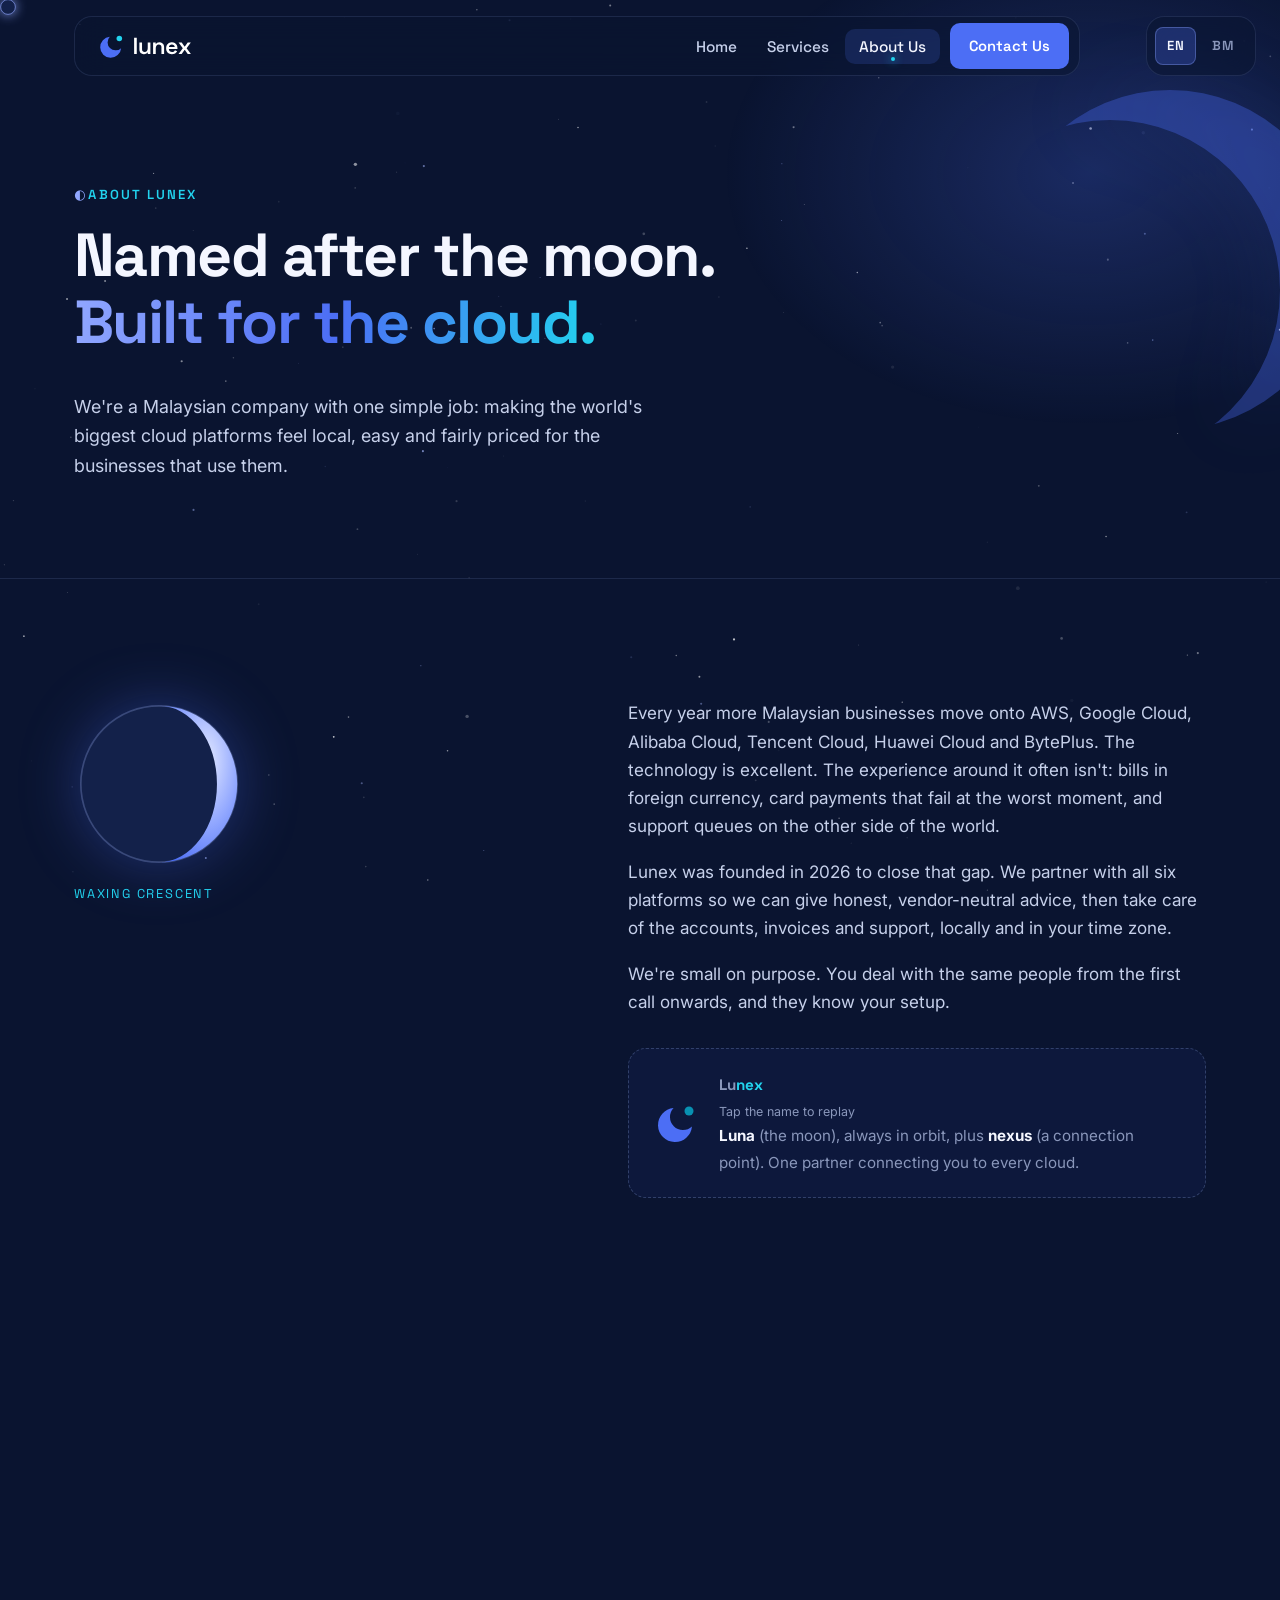
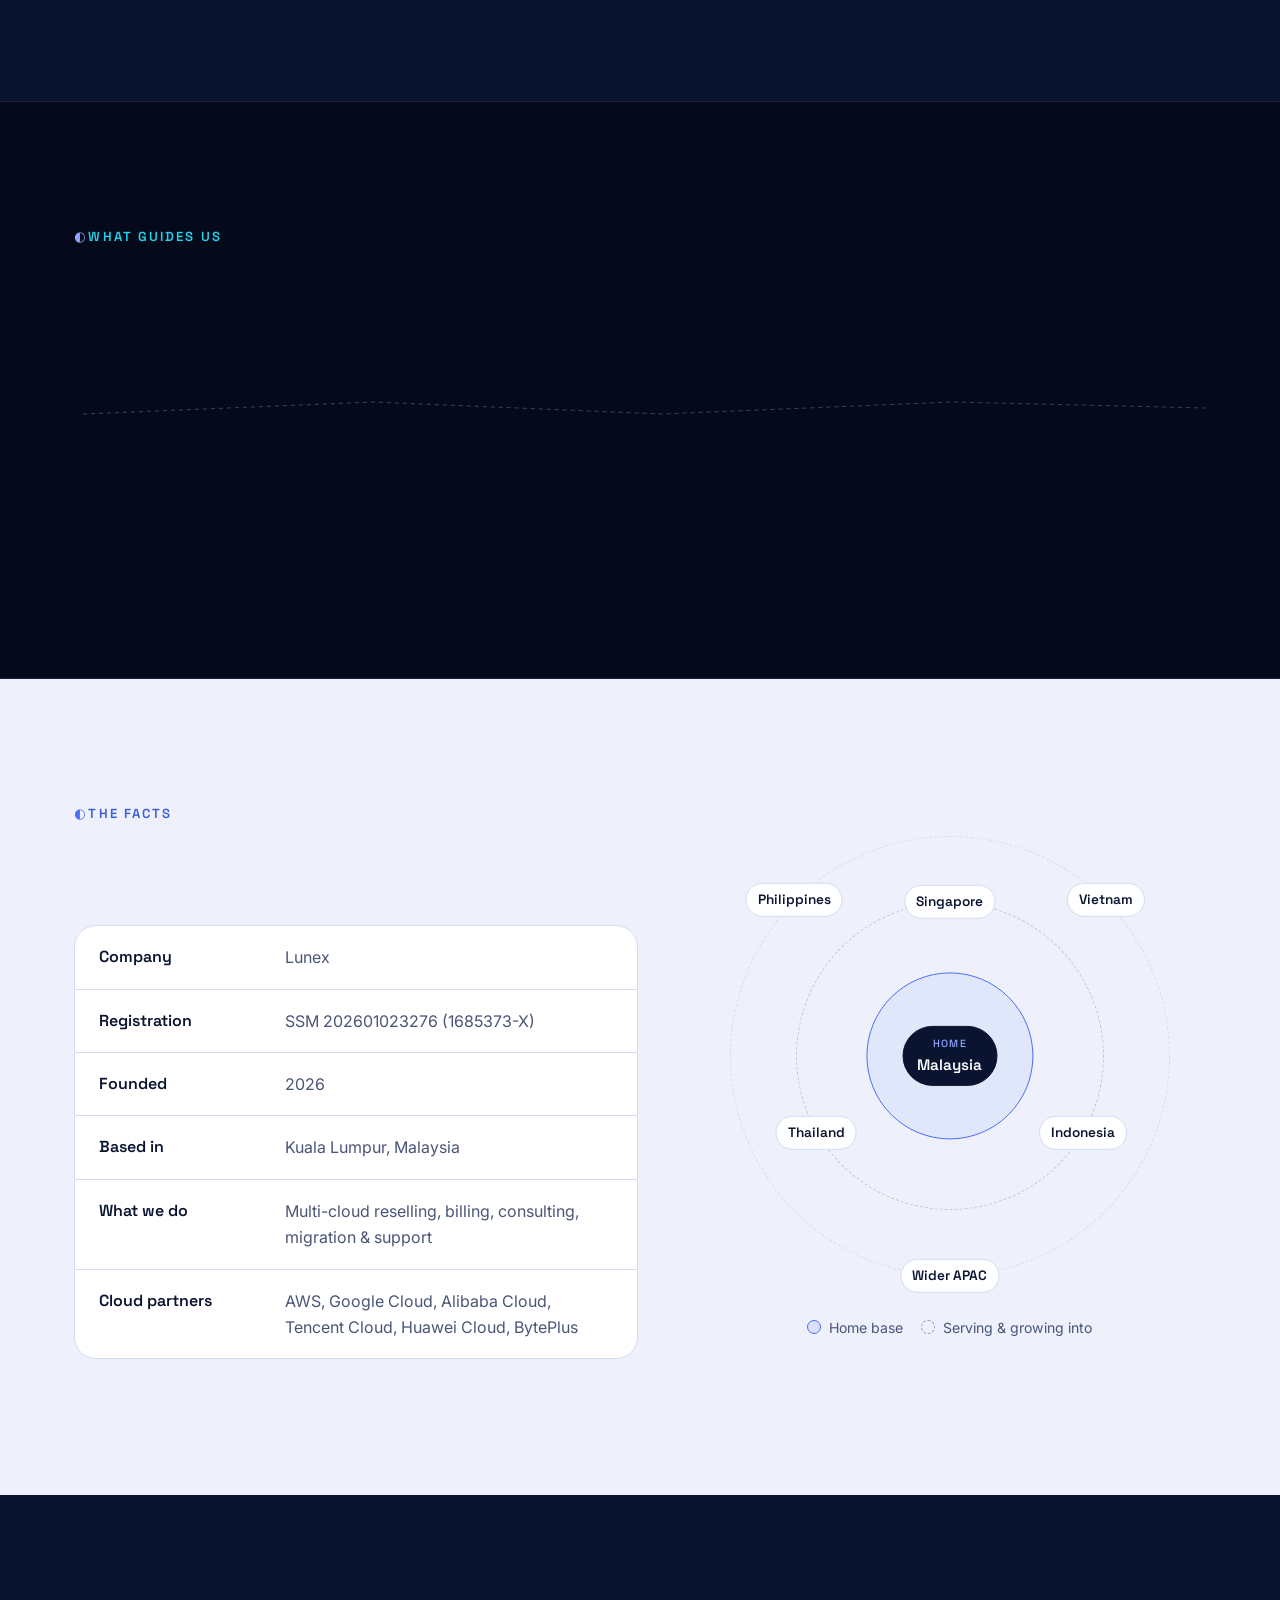
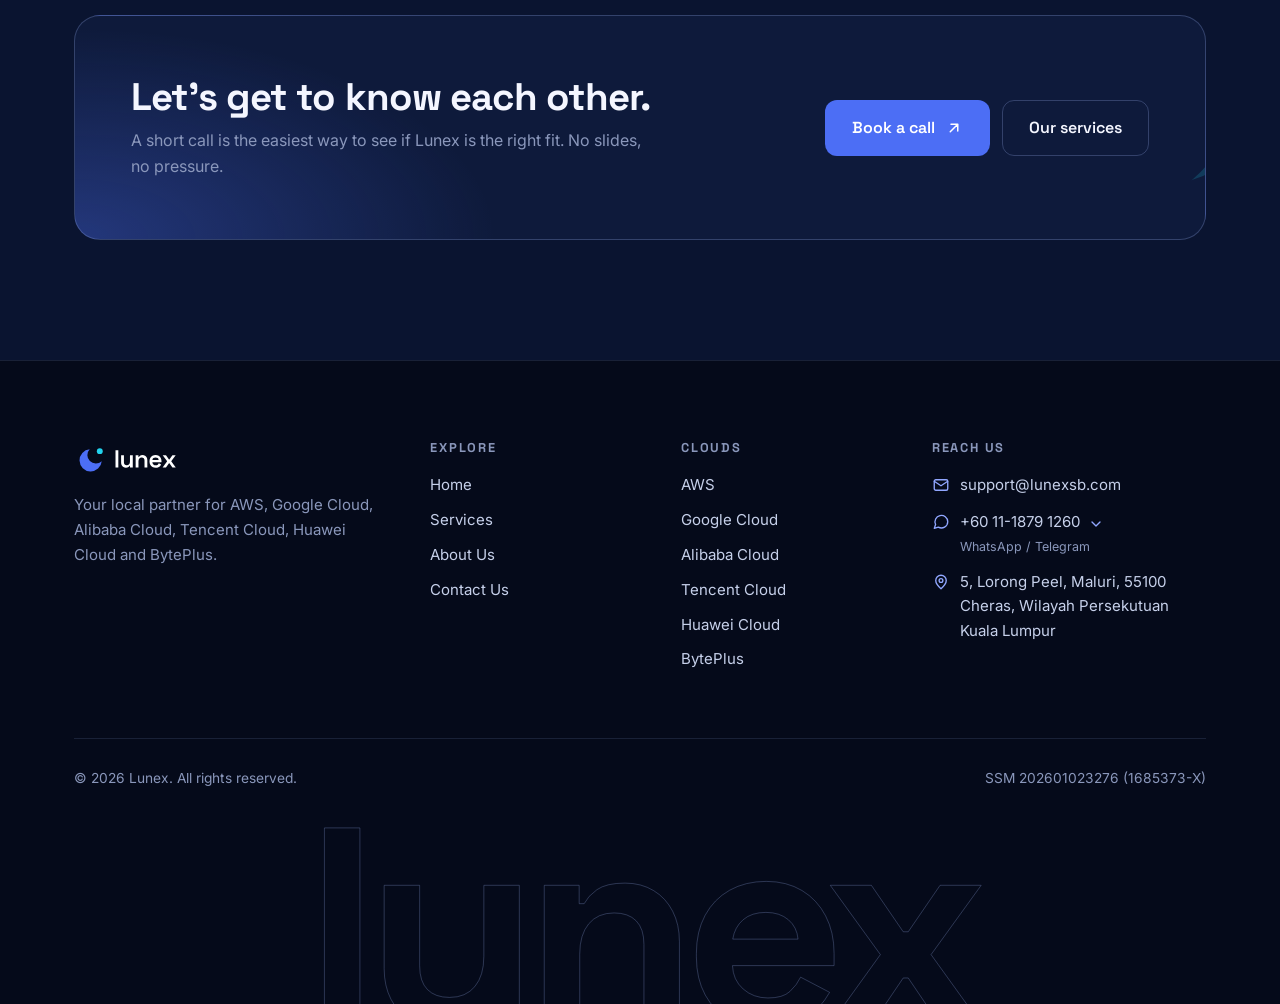
<file: about.html>
<!DOCTYPE html>
<html lang="en">
<head>
  <meta charset="UTF-8">
  <meta name="viewport" content="width=device-width, initial-scale=1">
  <title>About Us | Lunex</title>
  <meta name="description" content="Lunex is a Malaysian multi-cloud reseller (SSM 202601023276) helping businesses use AWS, Google Cloud, Alibaba Cloud, Tencent Cloud, Huawei Cloud and BytePlus with local billing and support.">
  <meta name="theme-color" content="#0a1430">
  <meta property="og:title" content="About Us | Lunex">
  <meta property="og:description" content="Named after the moon. Built for the cloud.">
  <meta property="og:image" content="assets/img/lunex-icon-512.png">
  <link rel="icon" href="assets/img/favicon.svg" type="image/svg+xml">
  <link rel="icon" href="assets/img/favicon-32.png" sizes="32x32" type="image/png">
  <link rel="apple-touch-icon" href="assets/img/apple-touch-icon.png">
  <link rel="preconnect" href="https://fonts.googleapis.com">
  <link rel="preconnect" href="https://fonts.gstatic.com" crossorigin>
  <link href="https://fonts.googleapis.com/css2?family=Inter:wght@400;500;600&family=Space+Grotesk:wght@500;600;700&display=swap" rel="stylesheet">
  <link rel="stylesheet" href="css/style.css?v=9">
  <link rel="alternate" hreflang="en" href="about.html">
  <link rel="alternate" hreflang="ms" href="bm/about.html">
  <script>(function(d){try{if(!matchMedia("(prefers-reduced-motion: reduce)").matches){var s=sessionStorage;if(s.getItem("lx-trans"))d.classList.add("page-entering");else if(!s.getItem("lx-intro"))d.classList.add("intro-pending");}}catch(e){}setTimeout(function(){d.classList.remove("page-entering","intro-pending")},3000)})(document.documentElement)</script>
</head>
<body>
  <a class="skip-link" href="#main">Skip to content</a>

  <!-- ============ Floating header ============ -->
  <header class="site-header">
    <div class="container">
      <nav class="nav" aria-label="Main">
        <a href="index.html" class="nav__logo" aria-label="Lunex home">
          <img src="assets/img/lunex-logo-white.svg" alt="Lunex" width="99" height="34">
        </a>
        <ul class="nav__menu" id="nav-menu">
          <li><a class="nav__link" href="index.html">Home</a></li>
          <li><a class="nav__link" href="services.html">Services</a></li>
          <li><a class="nav__link" href="about.html">About Us</a></li>
          <li class="nav__cta"><a class="btn btn--primary btn--sm" href="contact.html">Contact Us</a></li>
        </ul>
        <button class="nav__toggle" type="button" aria-label="Open menu" aria-expanded="false" aria-controls="nav-menu">
          <span></span><span></span><span></span>
        </button>
      </nav>
    </div>
    <div class="lang lang--float" role="group" aria-label="Language / Bahasa"><a class="lang__opt is-on" data-lang="en" href="about.html" hreflang="en" aria-current="true">EN</a><a class="lang__opt" data-lang="ms" href="bm/about.html" hreflang="ms">BM</a></div>
  </header>

  <main id="main">
    <!-- ============ Page hero ============ -->
    <section class="page-hero">
      <div class="container">
        <p class="kicker reveal">About Lunex</p>
        <h1 class="reveal d1">Named after the moon.<br><span class="glow-text">Built for the cloud.</span></h1>
        <p class="lead reveal d2">We're a Malaysian company with one simple job: making the world's biggest cloud platforms feel local, easy and fairly priced for the businesses that use them.</p>
      </div>
    </section>

    <!-- ============ Story ============ -->
    <section class="section">
      <div class="container story">
        <div class="story__aside">
          <div class="story__moon" data-scroll-moon aria-hidden="true">
            <svg class="moon-svg" viewBox="0 0 100 100">
              <defs><radialGradient id="aboutMoonLit" cx="60%" cy="35%" r="75%"><stop offset="0" stop-color="#e3e9ff"/><stop offset=".55" stop-color="#91a7ff"/><stop offset="1" stop-color="#4c6ef5"/></radialGradient></defs>
              <circle class="moon-base" cx="50" cy="50" r="46"/>
              <path class="moon-lit" fill="url(#aboutMoonLit)" d=""/>
            </svg>
          </div>
          <p class="story__phase" data-moon-label aria-hidden="true">New moon</p>
          <p class="story__big reveal">The cloud is global.<br><span>The help you get with it shouldn't feel far away.</span></p>
        </div>
        <div class="story__text reveal d1">
          <p>Every year more Malaysian businesses move onto AWS, Google Cloud, Alibaba Cloud, Tencent Cloud, Huawei Cloud and BytePlus. The technology is excellent. The experience around it often isn't: bills in foreign currency, card payments that fail at the worst moment, and support queues on the other side of the world.</p>
          <p>Lunex was founded in 2026 to close that gap. We partner with all six platforms so we can give honest, vendor-neutral advice, then take care of the accounts, invoices and support, locally and in your time zone.</p>
          <p>We're small on purpose. You deal with the same people from the first call onwards, and they know your setup.</p>
          <div class="story__name">
            <img src="assets/img/lunex-icon.svg" alt="" width="48" height="48">
            <div>
              <button class="merge" type="button" data-merge aria-label="Luna plus nexus makes Lunex. Click to replay.">
                <span class="keep">Lu</span><span class="drop">na</span><span class="drop plus"> + </span><span class="keep2">nex</span><span class="drop">us</span>
              </button>
              <span class="hint">Tap the name to replay</span>
              <span><strong style="color:var(--heading)">Luna</strong> (the moon), always in orbit, plus <strong style="color:var(--heading)">nexus</strong> (a connection point). One partner connecting you to every cloud.</span>
            </div>
          </div>
        </div>
      </div>
    </section>

    <!-- ============ Mission / vision ============ -->
    <section class="section" style="padding-top:0">
      <div class="container mv">
        <div data-spotlight class="mv__card reveal">
          <h3>Our mission</h3>
          <p>To make world-class cloud platforms simple to buy, pay for and run, for every business in Malaysia, whatever its size.</p>
        </div>
        <div data-spotlight class="mv__card mv__card--full reveal d1">
          <h3>Our vision</h3>
          <p>To be the most trusted multi-cloud partner in Southeast Asia: the first call a business makes when it thinks "cloud".</p>
        </div>
      </div>
    </section>

    <!-- ============ Values ============ -->
    <section class="section section--deep">
      <div class="container">
        <p class="kicker">What guides us</p>
        <h2 class="h-lg">Four stars we navigate by.</h2>
        <div class="values">
          <svg class="values__lines" viewBox="0 0 100 60" preserveAspectRatio="none" aria-hidden="true">
            <polyline points="0.8,40 26.4,28 52,40 77.6,28 100,34" fill="none" stroke="rgba(148,170,230,.35)" stroke-width="1" stroke-dasharray="4 4" vector-effect="non-scaling-stroke"/>
          </svg>
          <div class="value reveal">
            <span class="value__star" aria-hidden="true"></span>
            <h3>Honest over easy</h3>
            <p>We'll tell you when you don't need something, even if it means a smaller sale.</p>
          </div>
          <div class="value reveal d1">
            <span class="value__star" aria-hidden="true"></span>
            <h3>Neutral by design</h3>
            <p>Six partners, no favourites. We recommend whatever fits your workload and budget.</p>
          </div>
          <div class="value reveal d2">
            <span class="value__star" aria-hidden="true"></span>
            <h3>Close to you</h3>
            <p>Local billing, local people, your time zone. Help that feels next door.</p>
          </div>
          <div class="value reveal d3">
            <span class="value__star" aria-hidden="true"></span>
            <h3>Plain language</h3>
            <p>No jargon walls. Clear reports, clear quotes and answers anyone in your team can follow.</p>
          </div>
        </div>
      </div>
    </section>

    <!-- ============ Facts + reach (light) ============ -->
    <section class="section paper">
      <div class="container facts-wrap">
        <div>
          <p class="kicker">The facts</p>
          <h2 class="h-lg">Lunex at a glance.</h2>
          <dl class="facts reveal">
            <div><dt>Company</dt><dd>Lunex</dd></div>
            <div><dt>Registration</dt><dd>SSM 202601023276 (1685373-X)</dd></div>
            <div><dt>Founded</dt><dd>2026</dd></div>
            <div><dt>Based in</dt><dd>Kuala Lumpur, Malaysia</dd></div>
            <div><dt>What we do</dt><dd>Multi-cloud reselling, billing, consulting, migration &amp; support</dd></div>
            <div><dt>Cloud partners</dt><dd>AWS, Google Cloud, Alibaba Cloud, Tencent Cloud, Huawei Cloud, BytePlus</dd></div>
          </dl>
        </div>
        <div class="reveal d1">
          <div class="reach" role="img" aria-label="Lunex is based in Malaysia, serves Singapore, Indonesia and Thailand, and is growing into Vietnam, the Philippines and the wider Asia-Pacific region.">
            <div class="reach__ring reach__ring--3"></div>
            <div class="reach__ring reach__ring--2"></div>
            <div class="reach__ring reach__ring--1"></div>
            <span class="reach__label reach__label--home"><small>Home</small>Malaysia</span>
            <span class="reach__label" style="left:50%;top:15%">Singapore</span>
            <span class="reach__label" style="left:80.3%;top:67.5%">Indonesia</span>
            <span class="reach__label" style="left:19.7%;top:67.5%">Thailand</span>
            <span class="reach__label" style="left:85.4%;top:14.6%">Vietnam</span>
            <span class="reach__label" style="left:14.6%;top:14.6%">Philippines</span>
            <span class="reach__label" style="left:50%;top:100%">Wider APAC</span>
          </div>
          <div class="reach__legend" aria-hidden="true">
            <span><i></i>Home base</span>
            <span><i class="dash"></i>Serving &amp; growing into</span>
          </div>
        </div>
      </div>
    </section>

    <!-- ============ CTA band ============ -->
    <section class="section">
      <div class="container">
        <div class="band reveal">
          <div>
            <h2>Let's get to know each other.</h2>
            <p>A short call is the easiest way to see if Lunex is the right fit. No slides, no pressure.</p>
          </div>
          <div class="band__actions">
            <a class="btn btn--primary" href="contact.html">
              Book a call
              <svg viewBox="0 0 24 24" fill="none" stroke="currentColor" stroke-width="2" stroke-linecap="round" stroke-linejoin="round" aria-hidden="true"><path d="M7 17 17 7M8 7h9v9"/></svg>
            </a>
            <a class="btn btn--line" href="services.html">Our services</a>
          </div>
        </div>
      </div>
    </section>
  </main>

  <!-- ============ Footer ============ -->
  <footer class="site-footer">
    <div class="container">
      <div class="footer__grid">
        <div class="footer__brand">
          <img src="assets/img/lunex-logo-white.svg" alt="Lunex" width="104" height="36">
          <p>Your local partner for AWS, Google Cloud, Alibaba Cloud, Tencent Cloud, Huawei Cloud and BytePlus.</p>
        </div>
        <div>
          <h4>Explore</h4>
          <ul class="footer__links">
            <li><a href="index.html">Home</a></li>
            <li><a href="services.html">Services</a></li>
            <li><a href="about.html">About Us</a></li>
            <li><a href="contact.html">Contact Us</a></li>
          </ul>
        </div>
        <div>
          <h4>Clouds</h4>
          <ul class="footer__links">
            <li><a href="services.html#aws">AWS</a></li>
            <li><a href="services.html#google-cloud">Google Cloud</a></li>
            <li><a href="services.html#alibaba-cloud">Alibaba Cloud</a></li>
            <li><a href="services.html#tencent-cloud">Tencent Cloud</a></li>
            <li><a href="services.html#huawei-cloud">Huawei Cloud</a></li>
            <li><a href="services.html#byteplus">BytePlus</a></li>
          </ul>
        </div>
        <div>
          <h4>Reach us</h4>
          <ul class="footer__contact">
            <li><svg viewBox="0 0 24 24" fill="none" stroke="currentColor" stroke-width="1.8" stroke-linecap="round" stroke-linejoin="round" aria-hidden="true"><rect x="3" y="5" width="18" height="14" rx="2"/><path d="m3 7 9 6 9-6"/></svg><a href="mailto:support@lunexsb.com?subject=Enquiry%20from%20the%20Lunex%20website">support@lunexsb.com</a></li>
            <li class="chat chat--footer" data-chat><svg viewBox="0 0 24 24" fill="none" stroke="currentColor" stroke-width="1.8" stroke-linecap="round" stroke-linejoin="round" aria-hidden="true"><path d="M21 11.5a8.4 8.4 0 0 1-12.6 7.3L3 20.5l1.8-5.2A8.5 8.5 0 1 1 21 11.5Z"/></svg>
              <button class="chat__toggle" type="button" aria-expanded="false" aria-controls="chat-menu-footer" aria-haspopup="true">+60 11-1879 1260<svg class="chat__chev" viewBox="0 0 24 24" fill="none" stroke="currentColor" stroke-width="2" stroke-linecap="round" stroke-linejoin="round" aria-hidden="true"><path d="m6 9 6 6 6-6"/></svg><small>WhatsApp / Telegram</small></button>
              <div class="chat__menu" id="chat-menu-footer" role="menu" aria-label="Choose how to chat" hidden>
                <a class="chat__opt" role="menuitem" href="https://wa.me/601118791260" target="_blank" rel="noopener"><span class="chat__badge chat__badge--wa"><svg viewBox="0 0 24 24" fill="none" stroke="currentColor" stroke-width="2" stroke-linecap="round" stroke-linejoin="round" aria-hidden="true"><path d="M21 11.5a8.4 8.4 0 0 1-12.6 7.3L3 20.5l1.8-5.2A8.5 8.5 0 1 1 21 11.5Z"/><path d="M9 9.5c.4 1.8 1.7 3.3 3.5 4l1.2-1.1 1.8.8-.5 1.6c-3.3-.3-6-3-6.3-6.3l1.6-.5.8 1.8Z" fill="currentColor" stroke="none"/></svg></span><span>WhatsApp<small>Chat with us on WhatsApp</small></span></a>
                <a class="chat__opt" role="menuitem" href="https://t.me/+601118791260" target="_blank" rel="noopener"><span class="chat__badge chat__badge--tg"><svg viewBox="0 0 24 24" fill="none" stroke="currentColor" stroke-width="2" stroke-linecap="round" stroke-linejoin="round" aria-hidden="true"><path d="M21.5 3.5 2.5 11l6.5 2.2 2.2 6.8 3.3-4.2 5.5 4 1.5-16.3Z"/><path d="M9 13.2 18 7"/></svg></span><span>Telegram<small>Message us on Telegram</small></span></a>
              </div>
            </li>
            <li><svg viewBox="0 0 24 24" fill="none" stroke="currentColor" stroke-width="1.8" stroke-linecap="round" stroke-linejoin="round" aria-hidden="true"><path d="M12 21s-7-6.2-7-11a7 7 0 0 1 14 0c0 4.8-7 11-7 11Z"/><circle cx="12" cy="10" r="2.5"/></svg><a href="https://www.google.com/maps/search/?api=1&amp;query=5%2C%20Lorong%20Peel%2C%20Maluri%2C%2055100%20Cheras%2C%20Kuala%20Lumpur%2C%20Malaysia" target="_blank" rel="noopener">5, Lorong Peel, Maluri, 55100 Cheras, Wilayah Persekutuan Kuala Lumpur</a></li>
          </ul>
        </div>
      </div>
      <div class="footer__bottom">
        <span>&copy; <span data-year>2026</span> Lunex. All rights reserved.</span>
        <span>SSM 202601023276 (1685373-X)</span>
      </div>
    </div>
    <div class="footer__word" aria-hidden="true">lunex</div>
  </footer>

  <script src="js/main.js?v=9"></script>
</body>
</html>
</file>
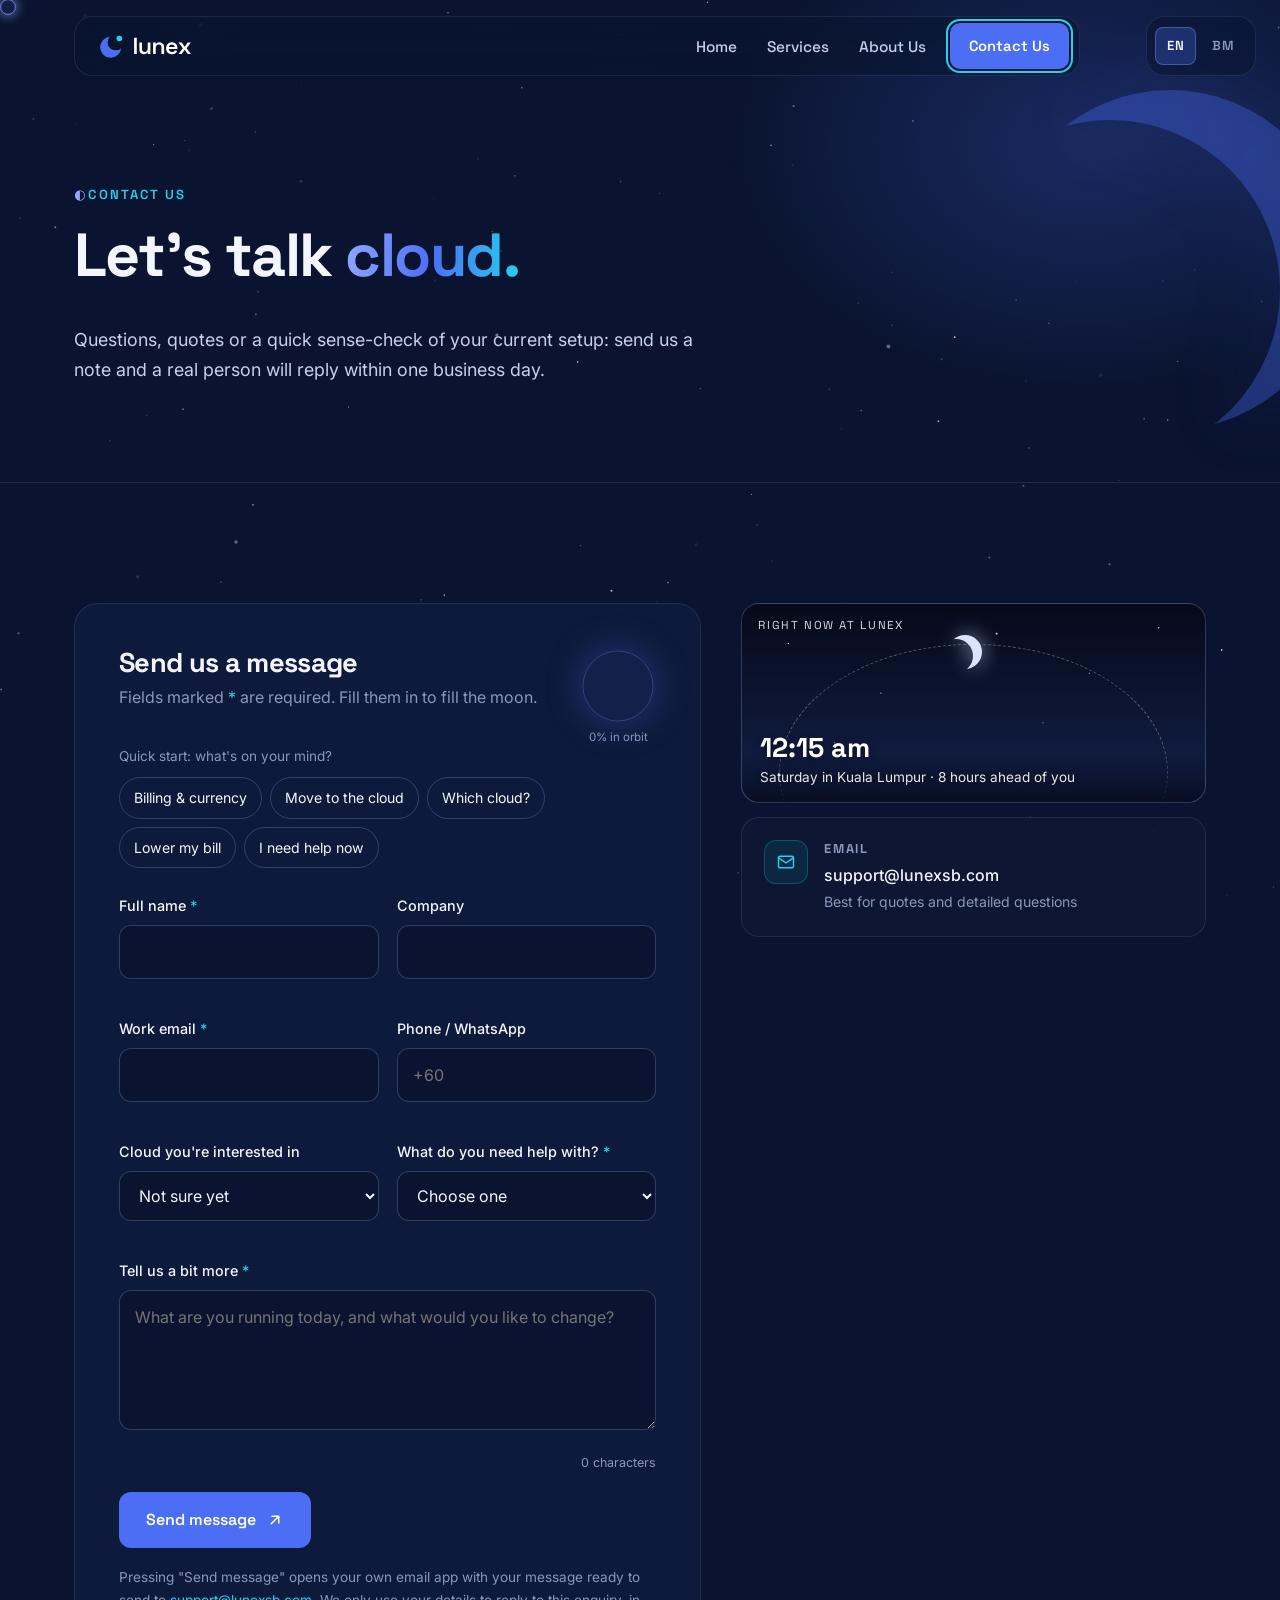
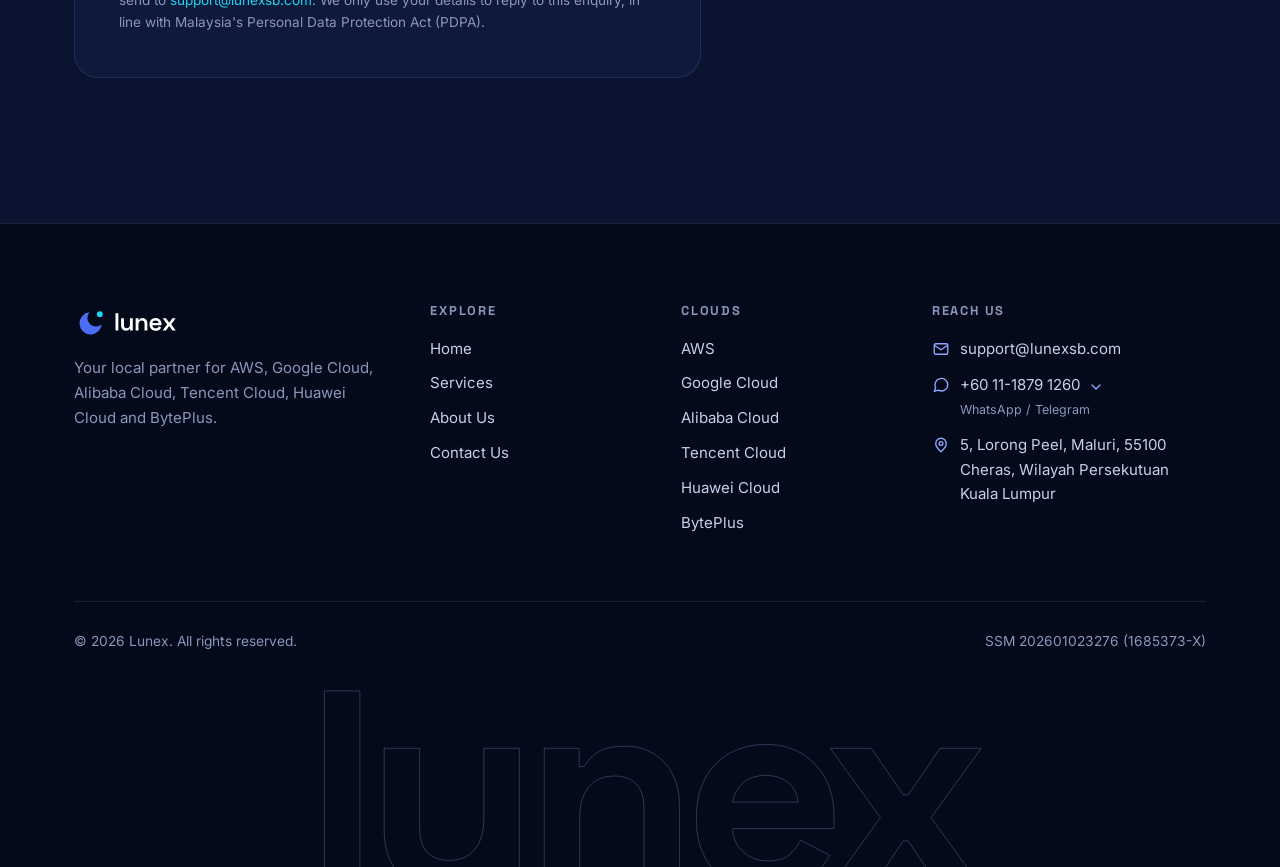
<file: contact.html>
<!DOCTYPE html>
<html lang="en">
<head>
  <meta charset="UTF-8">
  <meta name="viewport" content="width=device-width, initial-scale=1">
  <title>Contact Us | Lunex</title>
  <meta name="description" content="Talk to Lunex about AWS, Google Cloud, Alibaba Cloud, Tencent Cloud, Huawei Cloud or BytePlus. Free consultation, reply within one business day.">
  <meta name="theme-color" content="#0a1430">
  <meta property="og:title" content="Contact Us | Lunex">
  <meta property="og:description" content="Let's talk cloud. Free consultation with a local team.">
  <meta property="og:image" content="assets/img/lunex-icon-512.png">
  <link rel="icon" href="assets/img/favicon.svg" type="image/svg+xml">
  <link rel="icon" href="assets/img/favicon-32.png" sizes="32x32" type="image/png">
  <link rel="apple-touch-icon" href="assets/img/apple-touch-icon.png">
  <link rel="preconnect" href="https://fonts.googleapis.com">
  <link rel="preconnect" href="https://fonts.gstatic.com" crossorigin>
  <link href="https://fonts.googleapis.com/css2?family=Inter:wght@400;500;600&family=Space+Grotesk:wght@500;600;700&display=swap" rel="stylesheet">
  <link rel="stylesheet" href="css/style.css?v=9">
  <link rel="alternate" hreflang="en" href="contact.html">
  <link rel="alternate" hreflang="ms" href="bm/contact.html">
  <script>(function(d){try{if(!matchMedia("(prefers-reduced-motion: reduce)").matches){var s=sessionStorage;if(s.getItem("lx-trans"))d.classList.add("page-entering");else if(!s.getItem("lx-intro"))d.classList.add("intro-pending");}}catch(e){}setTimeout(function(){d.classList.remove("page-entering","intro-pending")},3000)})(document.documentElement)</script>
</head>
<body>
  <a class="skip-link" href="#main">Skip to content</a>

  <!-- ============ Floating header ============ -->
  <header class="site-header">
    <div class="container">
      <nav class="nav" aria-label="Main">
        <a href="index.html" class="nav__logo" aria-label="Lunex home">
          <img src="assets/img/lunex-logo-white.svg" alt="Lunex" width="99" height="34">
        </a>
        <ul class="nav__menu" id="nav-menu">
          <li><a class="nav__link" href="index.html">Home</a></li>
          <li><a class="nav__link" href="services.html">Services</a></li>
          <li><a class="nav__link" href="about.html">About Us</a></li>
          <li class="nav__cta"><a class="btn btn--primary btn--sm" href="contact.html">Contact Us</a></li>
        </ul>
        <button class="nav__toggle" type="button" aria-label="Open menu" aria-expanded="false" aria-controls="nav-menu">
          <span></span><span></span><span></span>
        </button>
      </nav>
    </div>
    <div class="lang lang--float" role="group" aria-label="Language / Bahasa"><a class="lang__opt is-on" data-lang="en" href="contact.html" hreflang="en" aria-current="true">EN</a><a class="lang__opt" data-lang="ms" href="bm/contact.html" hreflang="ms">BM</a></div>
  </header>

  <main id="main">
    <!-- ============ Page hero ============ -->
    <section class="page-hero">
      <div class="container">
        <p class="kicker reveal">Contact us</p>
        <h1 class="reveal d1">Let's talk <span class="glow-text">cloud.</span></h1>
        <p class="lead reveal d2">Questions, quotes or a quick sense-check of your current setup: send us a note and a real person will reply within one business day.</p>
      </div>
    </section>

    <!-- ============ Form + details ============ -->
    <section class="section">
      <div class="container contact-grid">
        <div class="form-card reveal">
          <div class="form-head">
            <div>
              <h2>Send us a message</h2>
              <p style="color:var(--text-muted)">Fields marked <span style="color:var(--cyan)">*</span> are required. Fill them in to fill the moon.</p>
            </div>
            <div class="form-moon" data-form-moon aria-hidden="true">
              <svg class="moon-svg" viewBox="0 0 100 100">
                <defs><radialGradient id="formMoonLit" cx="60%" cy="35%" r="75%"><stop offset="0" stop-color="#e3e9ff"/><stop offset=".55" stop-color="#91a7ff"/><stop offset="1" stop-color="#4c6ef5"/></radialGradient></defs>
                <circle class="moon-base" cx="50" cy="50" r="46"/>
                <path class="moon-lit" fill="url(#formMoonLit)" d=""/>
              </svg>
              <small>0% in orbit</small>
            </div>
          </div>

          <p class="prefill-note" data-prefill-note role="status" hidden></p>

          <div class="quick" role="group" aria-label="Quick topics">
            <p class="quick__label">Quick start: what's on your mind?</p>
            <button type="button" data-topic="Billing &amp; payment / transfer accounts">Billing &amp; currency</button>
            <button type="button" data-topic="Migration">Move to the cloud</button>
            <button type="button" data-topic="Architecture advice">Which cloud?</button>
            <button type="button" data-topic="Cost &amp; security check-up">Lower my bill</button>
            <button type="button" data-topic="Technical support">I need help now</button>
          </div>

          <form class="form" data-contact-form data-to="support@lunexsb.com" novalidate>
            <div class="form__group">
              <label for="name">Full name <span class="req">*</span></label>
              <input id="name" name="name" type="text" autocomplete="name" required>
              <span class="form__error" data-error-for="name" aria-live="polite"></span>
            </div>
            <div class="form__group">
              <label for="company">Company</label>
              <input id="company" name="company" type="text" autocomplete="organization">
              <span class="form__error" data-error-for="company" aria-live="polite"></span>
            </div>
            <div class="form__group">
              <label for="email">Work email <span class="req">*</span></label>
              <input id="email" name="email" type="email" autocomplete="email" required>
              <span class="form__error" data-error-for="email" aria-live="polite"></span>
            </div>
            <div class="form__group">
              <label for="phone">Phone / WhatsApp</label>
              <input id="phone" name="phone" type="tel" autocomplete="tel" placeholder="+60">
              <span class="form__error" data-error-for="phone" aria-live="polite"></span>
            </div>
            <div class="form__group">
              <label for="cloud">Cloud you're interested in</label>
              <select id="cloud" name="cloud">
                <option value="">Not sure yet</option>
                <option value="AWS">AWS</option>
                <option value="Google Cloud">Google Cloud</option>
                <option value="Alibaba Cloud">Alibaba Cloud</option>
                <option value="Tencent Cloud">Tencent Cloud</option>
                <option value="Huawei Cloud">Huawei Cloud</option>
                <option value="BytePlus">BytePlus</option>
                <option value="More than one">More than one</option>
              </select>
              <span class="form__error" data-error-for="cloud" aria-live="polite"></span>
            </div>
            <div class="form__group">
              <label for="topic">What do you need help with? <span class="req">*</span></label>
              <select id="topic" name="topic" required>
                <option value="">Choose one</option>
                <option value="New account setup">New account setup</option>
                <option value="Billing &amp; payment / transfer accounts">Billing &amp; payment / transfer accounts</option>
                <option value="Architecture advice">Architecture advice</option>
                <option value="Migration">Migration</option>
                <option value="Cost &amp; security check-up">Cost &amp; security check-up</option>
                <option value="Technical support">Technical support</option>
                <option value="Something else">Something else</option>
              </select>
              <span class="form__error" data-error-for="topic" aria-live="polite"></span>
            </div>
            <div class="form__group form__group--full">
              <label for="message">Tell us a bit more <span class="req">*</span></label>
              <textarea id="message" name="message" required placeholder="What are you running today, and what would you like to change?"></textarea>
              <span class="form__error" data-error-for="message" aria-live="polite"></span>
              <span class="msg-count" data-msg-count aria-hidden="true">0 characters</span>
            </div>
            <div class="form__actions">
              <button class="btn btn--primary" type="submit">
                Send message
                <svg viewBox="0 0 24 24" fill="none" stroke="currentColor" stroke-width="2" stroke-linecap="round" stroke-linejoin="round" aria-hidden="true"><path d="M7 17 17 7M8 7h9v9"/></svg>
              </button>
            </div>
            <p class="form__note">Pressing "Send message" opens your own email app with your message ready to send to <a href="mailto:support@lunexsb.com?subject=Enquiry%20from%20the%20Lunex%20website" style="color:var(--cyan)">support@lunexsb.com</a>. We only use your details to reply to this enquiry, in line with Malaysia's Personal Data Protection Act (PDPA).</p>
            <div class="form__success" role="status" tabindex="-1">Your email app should now be open with your message ready. Just press <strong>Send</strong> there and we'll reply within one business day. If nothing opened, email us directly at <a href="mailto:support@lunexsb.com?subject=Enquiry%20from%20the%20Lunex%20website" style="color:inherit;text-decoration:underline">support@lunexsb.com</a>.</div>
          </form>
        </div>

        <aside class="info">
          <div class="sky reveal" data-kl-sky data-period="night" role="img" aria-label="Current time in Kuala Lumpur">
            <div class="sky__stars"></div>
            <div class="sky__arc"></div>
            <div class="sky__body is-moon" style="left:50%;top:30%"></div>
            <div class="sky__ground"></div>
            <span class="sky__label">Right now at Lunex</span>
            <div class="sky__text">
              <div class="sky__time">--:--</div>
              <div class="sky__meta">Kuala Lumpur, Malaysia</div>
            </div>
          </div>
          <a data-spotlight class="info__item reveal" href="mailto:support@lunexsb.com?subject=Enquiry%20from%20the%20Lunex%20website">
            <span class="info__icon"><svg viewBox="0 0 24 24" fill="none" stroke="currentColor" stroke-width="1.8" stroke-linecap="round" stroke-linejoin="round" aria-hidden="true"><rect x="3" y="5" width="18" height="14" rx="2"/><path d="m3 7 9 6 9-6"/></svg></span>
            <div><h3>Email</h3><p>support@lunexsb.com<small>Best for quotes and detailed questions</small></p></div>
          </a>
          <!-- One card, two ways to chat: opens a small menu (WhatsApp / Telegram) -->
          <div class="chat reveal d1" data-chat>
            <button data-spotlight class="info__item chat__toggle" type="button" aria-expanded="false" aria-controls="chat-menu" aria-haspopup="true">
              <span class="info__icon"><svg viewBox="0 0 24 24" fill="none" stroke="currentColor" stroke-width="1.8" stroke-linecap="round" stroke-linejoin="round" aria-hidden="true"><path d="M21 11.5a8.4 8.4 0 0 1-12.6 7.3L3 20.5l1.8-5.2A8.5 8.5 0 1 1 21 11.5Z"/></svg></span>
              <div><h3>WhatsApp / Telegram</h3><p>+60 11-1879 1260<small>Tap to chat on WhatsApp or Telegram</small></p></div>
              <svg class="chat__chev" viewBox="0 0 24 24" fill="none" stroke="currentColor" stroke-width="2" stroke-linecap="round" stroke-linejoin="round" aria-hidden="true"><path d="m6 9 6 6 6-6"/></svg>
            </button>
            <div class="chat__menu" id="chat-menu" role="menu" aria-label="Choose how to chat" hidden>
              <a class="chat__opt" role="menuitem" href="https://wa.me/601118791260" target="_blank" rel="noopener">
                <span class="chat__badge chat__badge--wa"><svg viewBox="0 0 24 24" fill="none" stroke="currentColor" stroke-width="2" stroke-linecap="round" stroke-linejoin="round" aria-hidden="true"><path d="M21 11.5a8.4 8.4 0 0 1-12.6 7.3L3 20.5l1.8-5.2A8.5 8.5 0 1 1 21 11.5Z"/><path d="M9 9.5c.4 1.8 1.7 3.3 3.5 4l1.2-1.1 1.8.8-.5 1.6c-3.3-.3-6-3-6.3-6.3l1.6-.5.8 1.8Z" fill="currentColor" stroke="none"/></svg></span>
                <span>WhatsApp<small>Chat with us on WhatsApp</small></span>
                <svg class="chat__go" viewBox="0 0 24 24" fill="none" stroke="currentColor" stroke-width="2" stroke-linecap="round" stroke-linejoin="round" aria-hidden="true"><path d="M7 17 17 7M8 7h9v9"/></svg>
              </a>
              <a class="chat__opt" role="menuitem" href="https://t.me/+601118791260" target="_blank" rel="noopener">
                <span class="chat__badge chat__badge--tg"><svg viewBox="0 0 24 24" fill="none" stroke="currentColor" stroke-width="2" stroke-linecap="round" stroke-linejoin="round" aria-hidden="true"><path d="M21.5 3.5 2.5 11l6.5 2.2 2.2 6.8 3.3-4.2 5.5 4 1.5-16.3Z"/><path d="M9 13.2 18 7"/></svg></span>
                <span>Telegram<small>Message us on Telegram</small></span>
                <svg class="chat__go" viewBox="0 0 24 24" fill="none" stroke="currentColor" stroke-width="2" stroke-linecap="round" stroke-linejoin="round" aria-hidden="true"><path d="M7 17 17 7M8 7h9v9"/></svg>
              </a>
            </div>
          </div>
          <a data-spotlight class="info__item reveal d2" href="https://www.google.com/maps/search/?api=1&amp;query=5%2C%20Lorong%20Peel%2C%20Maluri%2C%2055100%20Cheras%2C%20Kuala%20Lumpur%2C%20Malaysia" target="_blank" rel="noopener">
            <span class="info__icon"><svg viewBox="0 0 24 24" fill="none" stroke="currentColor" stroke-width="1.8" stroke-linecap="round" stroke-linejoin="round" aria-hidden="true"><path d="M12 21s-7-6.2-7-11a7 7 0 0 1 14 0c0 4.8-7 11-7 11Z"/><circle cx="12" cy="10" r="2.5"/></svg></span>
            <div><h3>Office</h3><p>5, Lorong Peel, Maluri,<br>55100 Cheras, Wilayah Persekutuan Kuala Lumpur<small>Visits by appointment · Open in Google Maps</small></p></div>
          </a>
          <div class="info__item reveal d3">
            <span class="info__icon"><svg viewBox="0 0 24 24" fill="none" stroke="currentColor" stroke-width="1.8" stroke-linecap="round" stroke-linejoin="round" aria-hidden="true"><circle cx="12" cy="12" r="9"/><path d="M12 7v5l3 2"/></svg></span>
            <div><h3>Business hours</h3><p>Mon – Fri, 9:00 am – 6:00 pm<small>Malaysia time (GMT+8)</small></p></div>
          </div>

          <div class="next reveal">
            <h3>What happens next</h3>
            <ol class="flow">
              <li><strong>We read your message</strong><span>A real person, not an auto-reply.</span></li>
              <li><strong>We reply within one business day</strong><span>Usually with a few questions, or a time for a call.</span></li>
              <li><strong>Free consultation</strong><span>Honest advice, and a quote only if you want one.</span></li>
            </ol>
          </div>
        </aside>
      </div>
    </section>
  </main>

  <!-- ============ Footer ============ -->
  <footer class="site-footer">
    <div class="container">
      <div class="footer__grid">
        <div class="footer__brand">
          <img src="assets/img/lunex-logo-white.svg" alt="Lunex" width="104" height="36">
          <p>Your local partner for AWS, Google Cloud, Alibaba Cloud, Tencent Cloud, Huawei Cloud and BytePlus.</p>
        </div>
        <div>
          <h4>Explore</h4>
          <ul class="footer__links">
            <li><a href="index.html">Home</a></li>
            <li><a href="services.html">Services</a></li>
            <li><a href="about.html">About Us</a></li>
            <li><a href="contact.html">Contact Us</a></li>
          </ul>
        </div>
        <div>
          <h4>Clouds</h4>
          <ul class="footer__links">
            <li><a href="services.html#aws">AWS</a></li>
            <li><a href="services.html#google-cloud">Google Cloud</a></li>
            <li><a href="services.html#alibaba-cloud">Alibaba Cloud</a></li>
            <li><a href="services.html#tencent-cloud">Tencent Cloud</a></li>
            <li><a href="services.html#huawei-cloud">Huawei Cloud</a></li>
            <li><a href="services.html#byteplus">BytePlus</a></li>
          </ul>
        </div>
        <div>
          <h4>Reach us</h4>
          <ul class="footer__contact">
            <li><svg viewBox="0 0 24 24" fill="none" stroke="currentColor" stroke-width="1.8" stroke-linecap="round" stroke-linejoin="round" aria-hidden="true"><rect x="3" y="5" width="18" height="14" rx="2"/><path d="m3 7 9 6 9-6"/></svg><a href="mailto:support@lunexsb.com?subject=Enquiry%20from%20the%20Lunex%20website">support@lunexsb.com</a></li>
            <li class="chat chat--footer" data-chat><svg viewBox="0 0 24 24" fill="none" stroke="currentColor" stroke-width="1.8" stroke-linecap="round" stroke-linejoin="round" aria-hidden="true"><path d="M21 11.5a8.4 8.4 0 0 1-12.6 7.3L3 20.5l1.8-5.2A8.5 8.5 0 1 1 21 11.5Z"/></svg>
              <button class="chat__toggle" type="button" aria-expanded="false" aria-controls="chat-menu-footer" aria-haspopup="true">+60 11-1879 1260<svg class="chat__chev" viewBox="0 0 24 24" fill="none" stroke="currentColor" stroke-width="2" stroke-linecap="round" stroke-linejoin="round" aria-hidden="true"><path d="m6 9 6 6 6-6"/></svg><small>WhatsApp / Telegram</small></button>
              <div class="chat__menu" id="chat-menu-footer" role="menu" aria-label="Choose how to chat" hidden>
                <a class="chat__opt" role="menuitem" href="https://wa.me/601118791260" target="_blank" rel="noopener"><span class="chat__badge chat__badge--wa"><svg viewBox="0 0 24 24" fill="none" stroke="currentColor" stroke-width="2" stroke-linecap="round" stroke-linejoin="round" aria-hidden="true"><path d="M21 11.5a8.4 8.4 0 0 1-12.6 7.3L3 20.5l1.8-5.2A8.5 8.5 0 1 1 21 11.5Z"/><path d="M9 9.5c.4 1.8 1.7 3.3 3.5 4l1.2-1.1 1.8.8-.5 1.6c-3.3-.3-6-3-6.3-6.3l1.6-.5.8 1.8Z" fill="currentColor" stroke="none"/></svg></span><span>WhatsApp<small>Chat with us on WhatsApp</small></span></a>
                <a class="chat__opt" role="menuitem" href="https://t.me/+601118791260" target="_blank" rel="noopener"><span class="chat__badge chat__badge--tg"><svg viewBox="0 0 24 24" fill="none" stroke="currentColor" stroke-width="2" stroke-linecap="round" stroke-linejoin="round" aria-hidden="true"><path d="M21.5 3.5 2.5 11l6.5 2.2 2.2 6.8 3.3-4.2 5.5 4 1.5-16.3Z"/><path d="M9 13.2 18 7"/></svg></span><span>Telegram<small>Message us on Telegram</small></span></a>
              </div>
            </li>
            <li><svg viewBox="0 0 24 24" fill="none" stroke="currentColor" stroke-width="1.8" stroke-linecap="round" stroke-linejoin="round" aria-hidden="true"><path d="M12 21s-7-6.2-7-11a7 7 0 0 1 14 0c0 4.8-7 11-7 11Z"/><circle cx="12" cy="10" r="2.5"/></svg><a href="https://www.google.com/maps/search/?api=1&amp;query=5%2C%20Lorong%20Peel%2C%20Maluri%2C%2055100%20Cheras%2C%20Kuala%20Lumpur%2C%20Malaysia" target="_blank" rel="noopener">5, Lorong Peel, Maluri, 55100 Cheras, Wilayah Persekutuan Kuala Lumpur</a></li>
          </ul>
        </div>
      </div>
      <div class="footer__bottom">
        <span>&copy; <span data-year>2026</span> Lunex. All rights reserved.</span>
        <span>SSM 202601023276 (1685373-X)</span>
      </div>
    </div>
    <div class="footer__word" aria-hidden="true">lunex</div>
  </footer>

  <script src="js/main.js?v=9"></script>
</body>
</html>
</file>
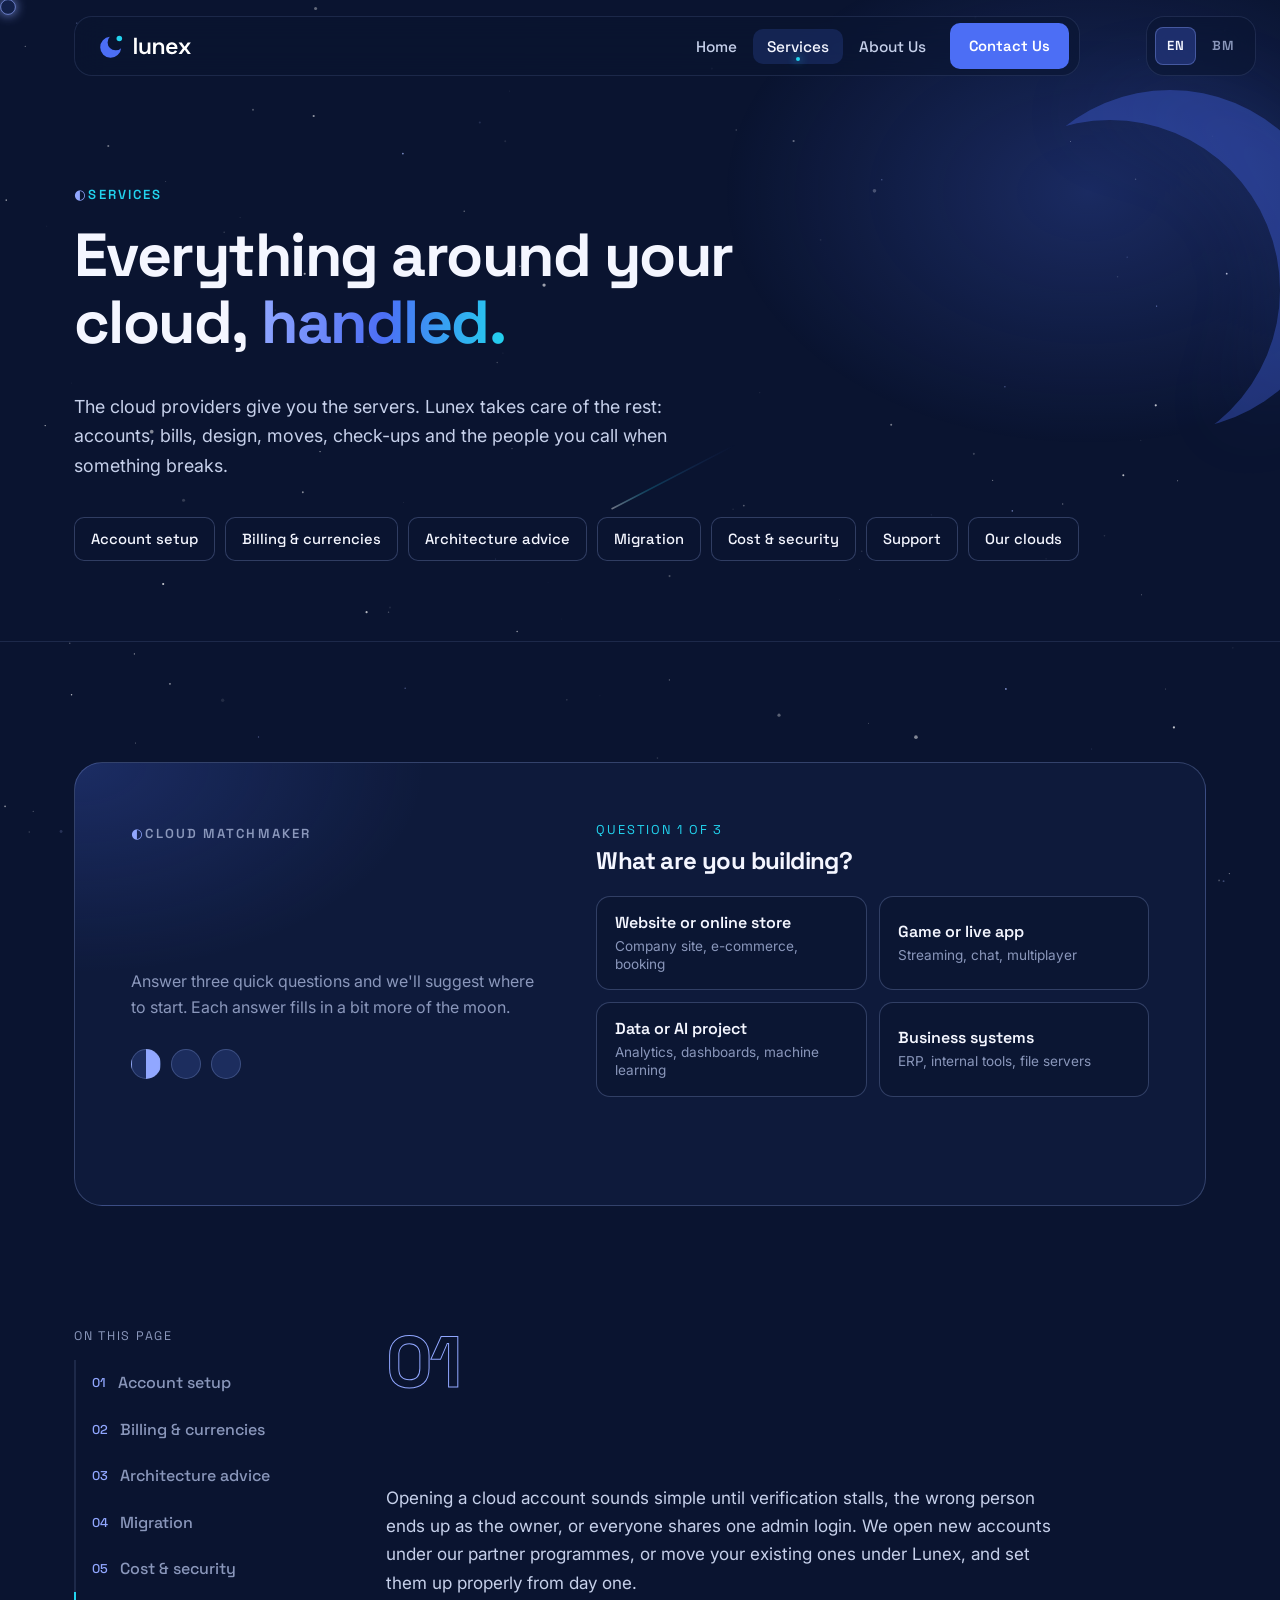
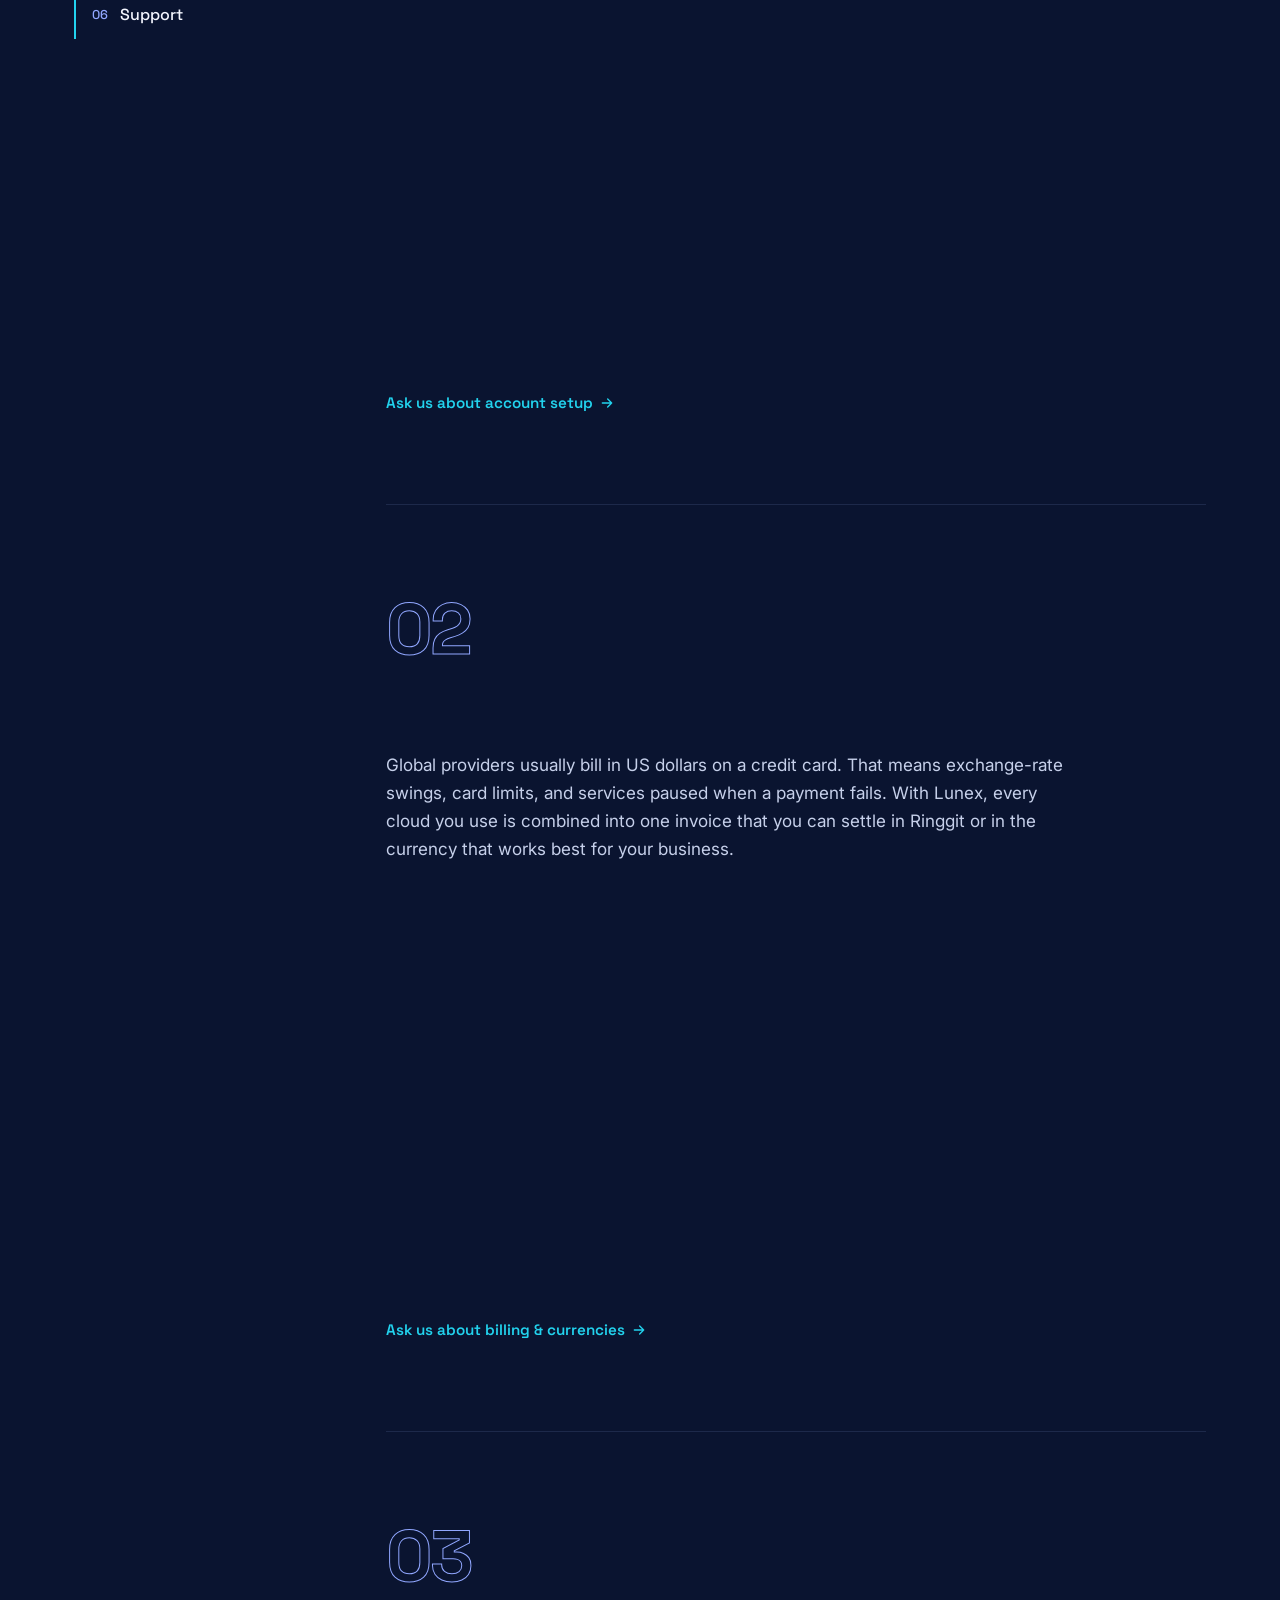
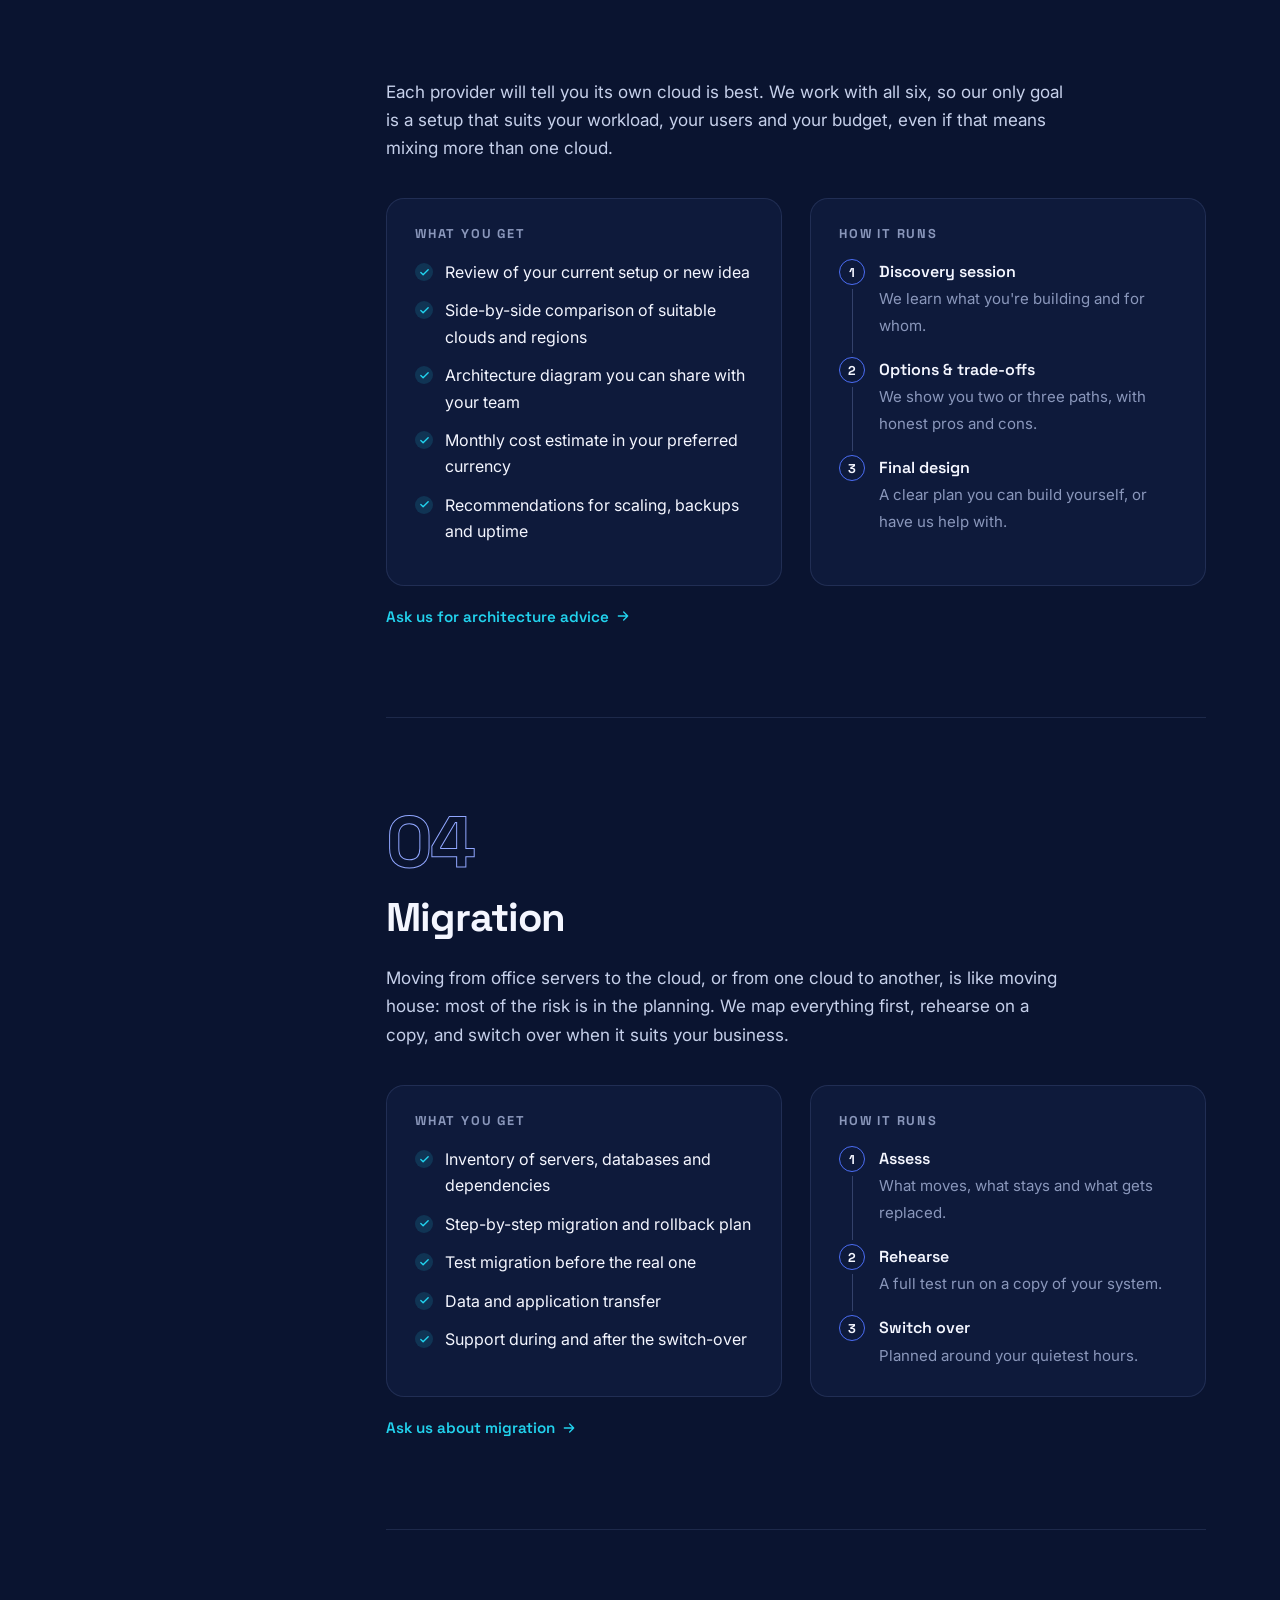
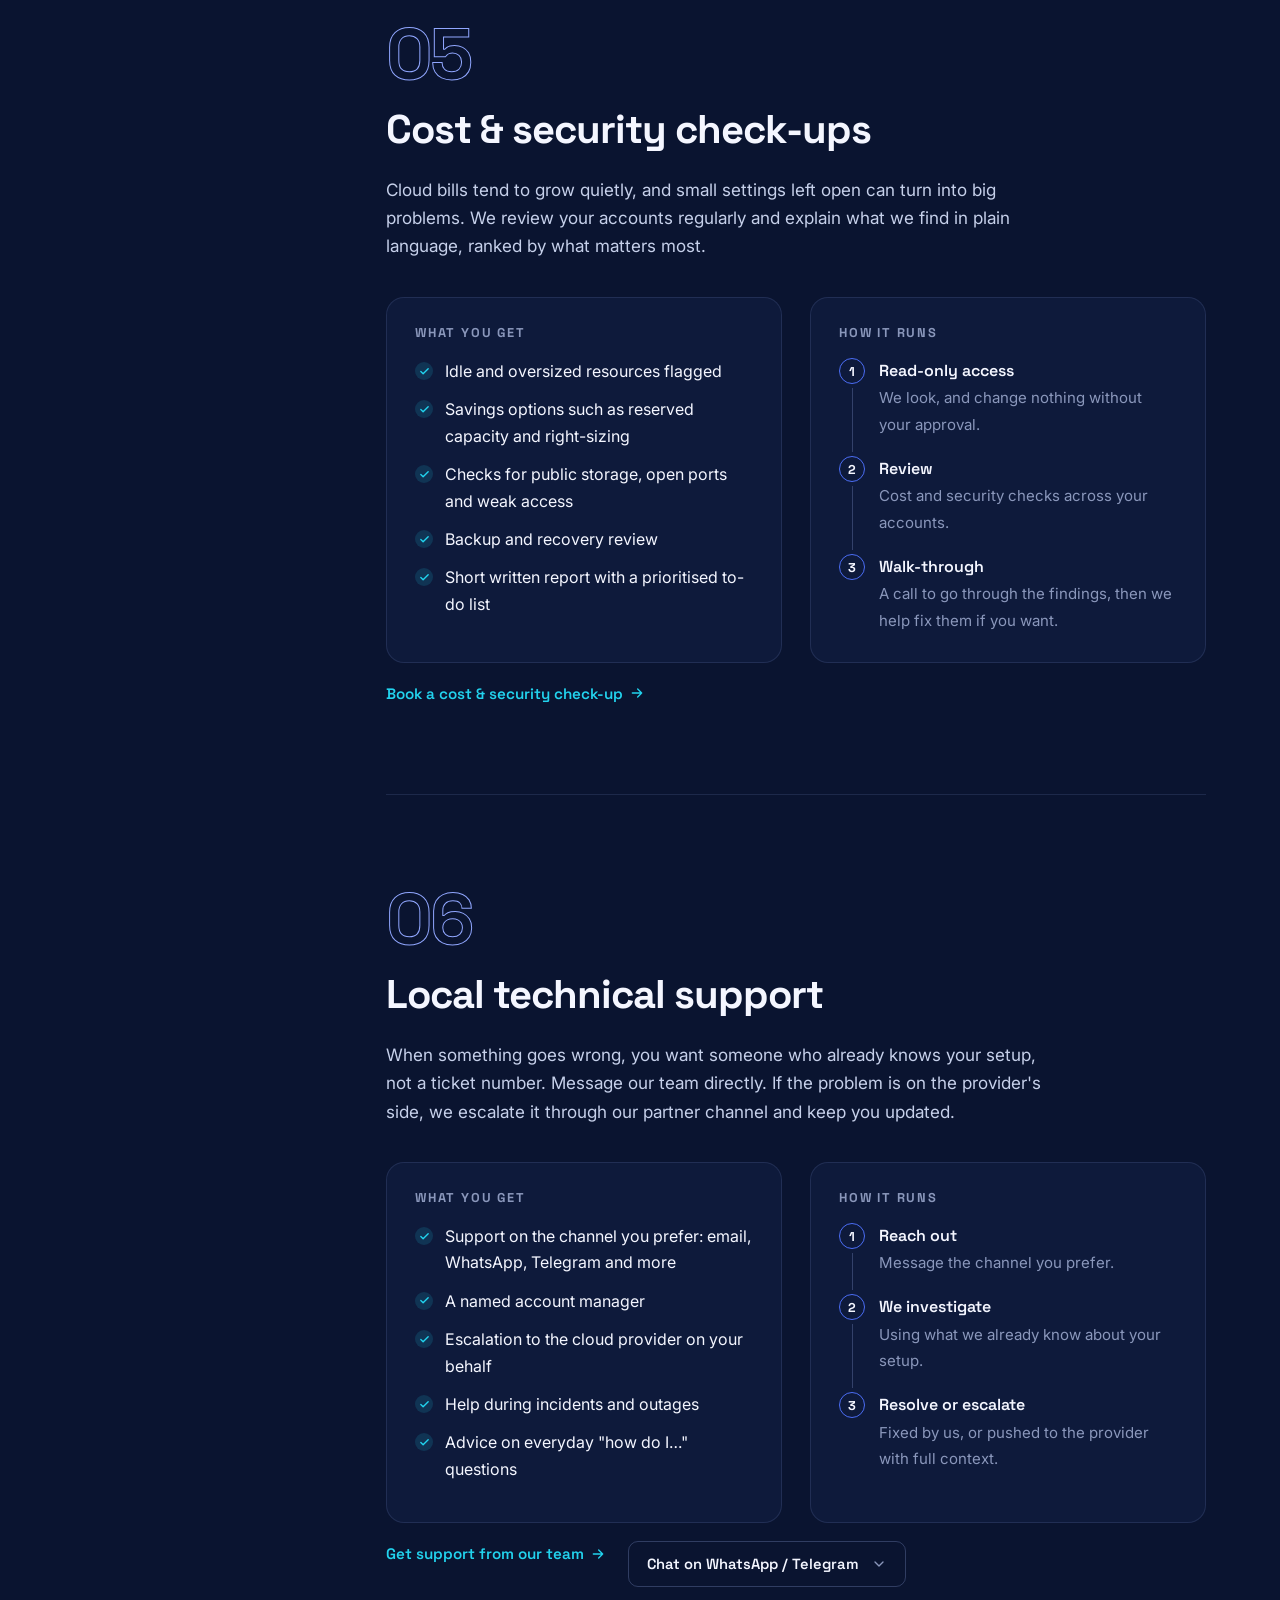
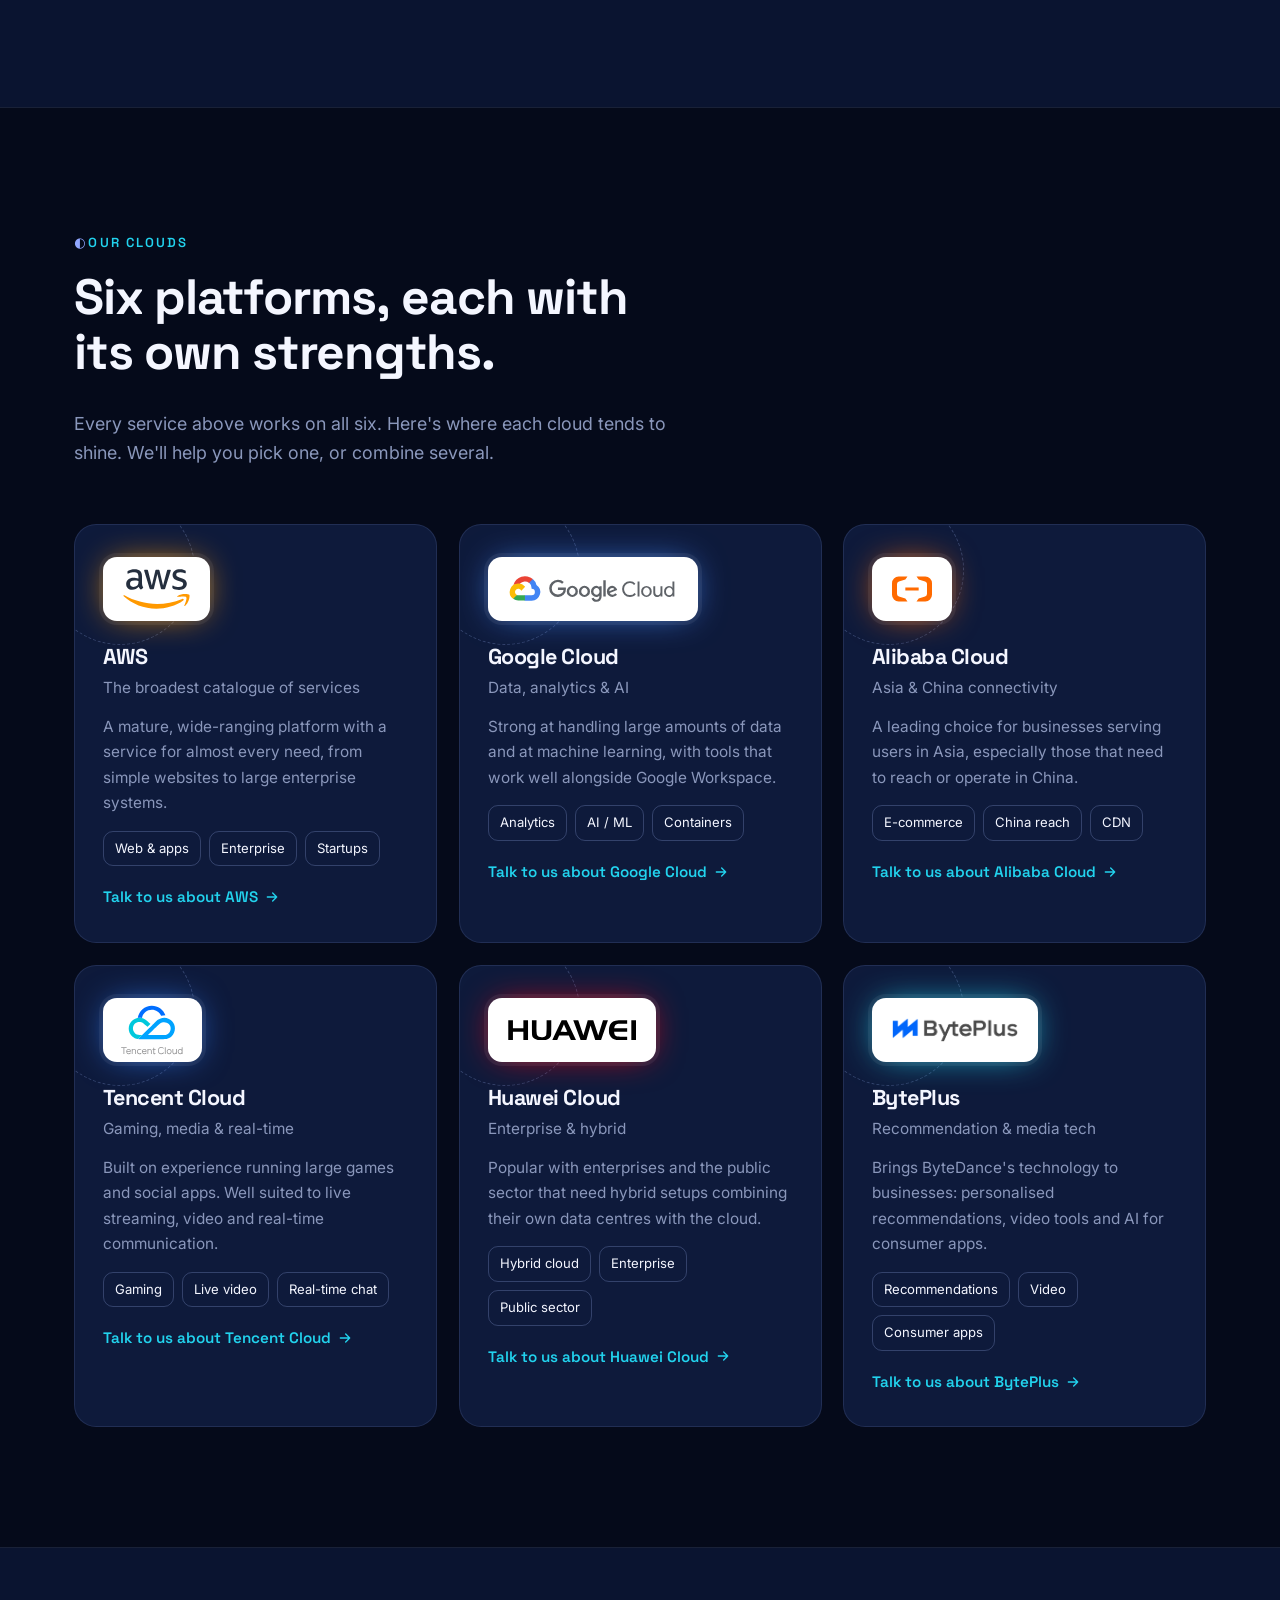
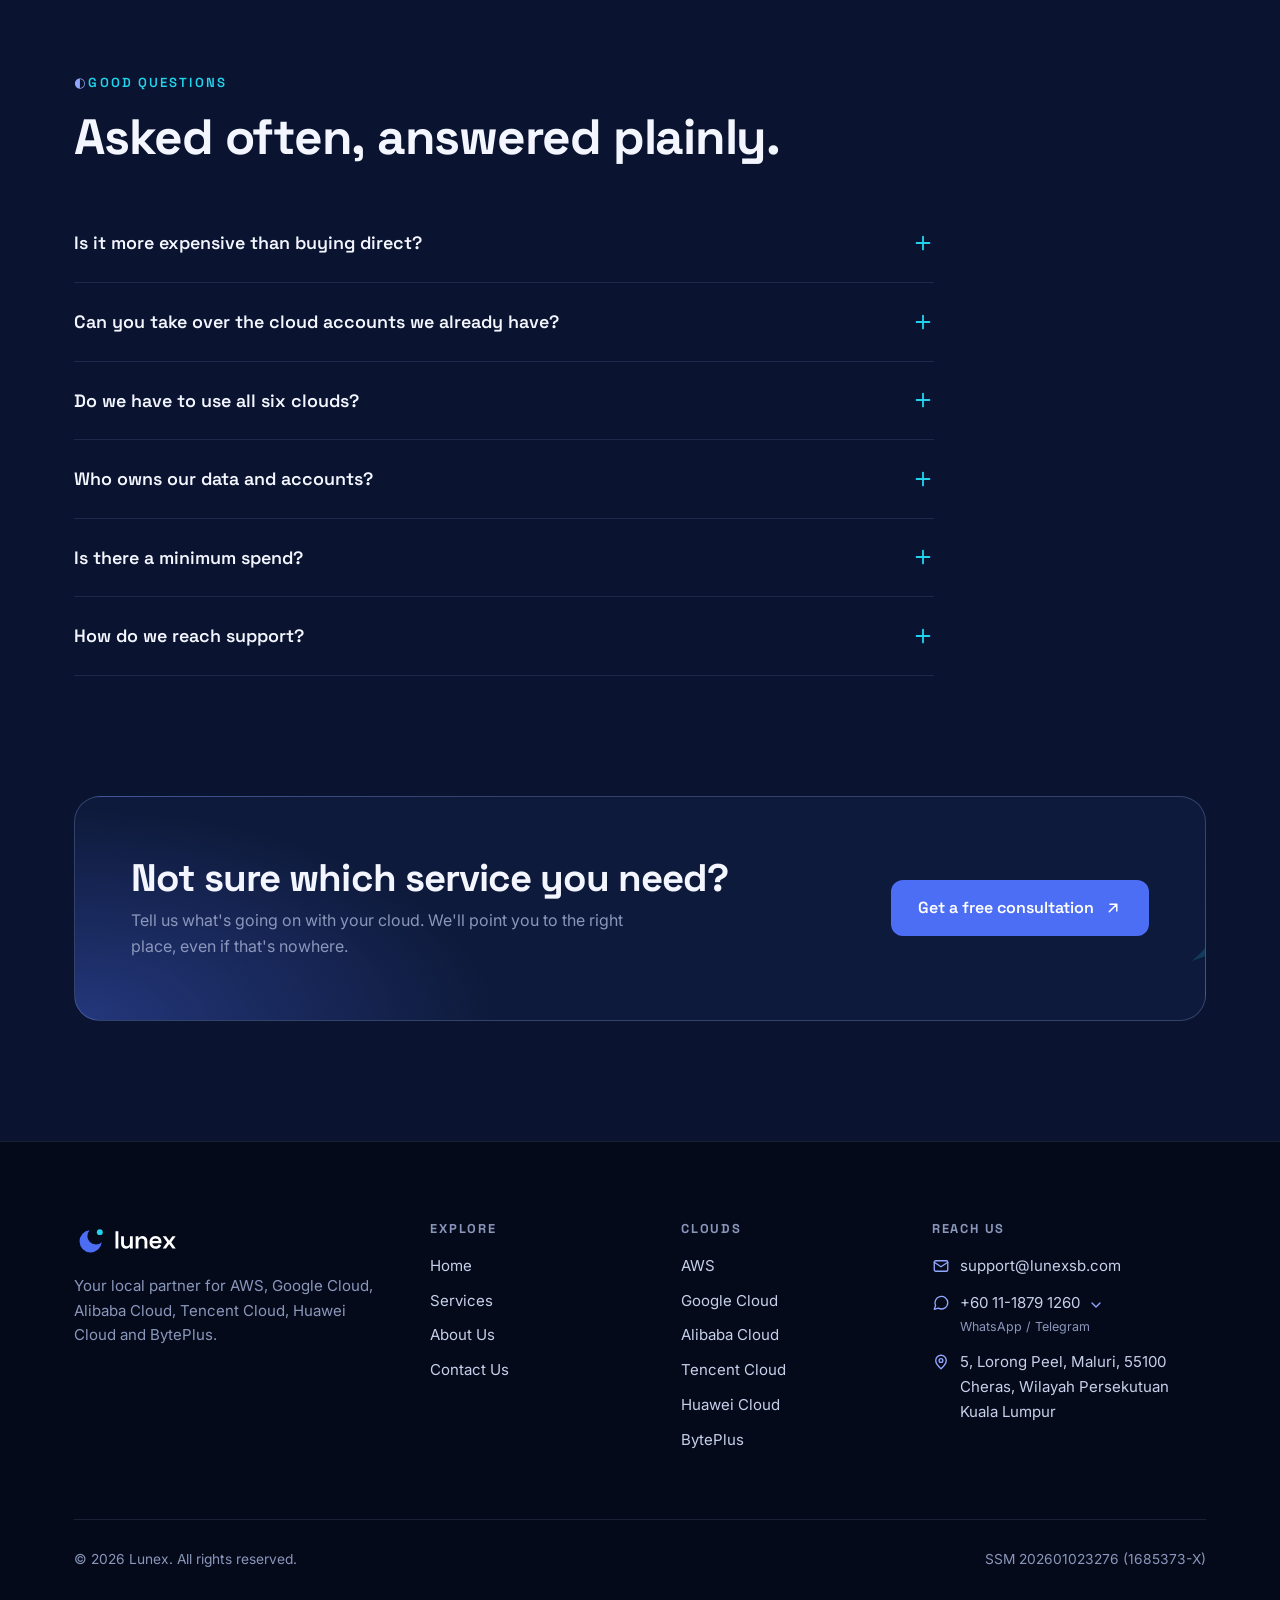
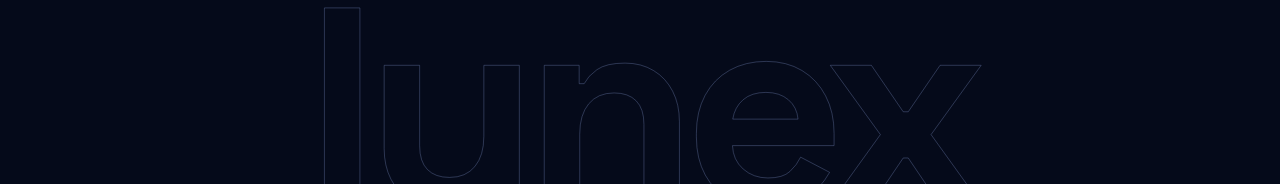
<file: services.html>
<!DOCTYPE html>
<html lang="en">
<head>
  <meta charset="UTF-8">
  <meta name="viewport" content="width=device-width, initial-scale=1">
  <title>Services | Lunex Multi-Cloud Partner</title>
  <meta name="description" content="Account setup, multi-currency billing, architecture advice, migration, cost and security reviews, and local support for AWS, Google Cloud, Alibaba Cloud, Tencent Cloud, Huawei Cloud and BytePlus.">
  <meta name="theme-color" content="#0a1430">
  <meta property="og:title" content="Services | Lunex">
  <meta property="og:description" content="Everything around your cloud, handled by one Malaysian team.">
  <meta property="og:image" content="assets/img/lunex-icon-512.png">
  <link rel="icon" href="assets/img/favicon.svg" type="image/svg+xml">
  <link rel="icon" href="assets/img/favicon-32.png" sizes="32x32" type="image/png">
  <link rel="apple-touch-icon" href="assets/img/apple-touch-icon.png">
  <link rel="preconnect" href="https://fonts.googleapis.com">
  <link rel="preconnect" href="https://fonts.gstatic.com" crossorigin>
  <link href="https://fonts.googleapis.com/css2?family=Inter:wght@400;500;600&family=Space+Grotesk:wght@500;600;700&display=swap" rel="stylesheet">
  <link rel="stylesheet" href="css/style.css?v=9">
  <link rel="alternate" hreflang="en" href="services.html">
  <link rel="alternate" hreflang="ms" href="bm/services.html">
  <script>(function(d){try{if(!matchMedia("(prefers-reduced-motion: reduce)").matches){var s=sessionStorage;if(s.getItem("lx-trans"))d.classList.add("page-entering");else if(!s.getItem("lx-intro"))d.classList.add("intro-pending");}}catch(e){}setTimeout(function(){d.classList.remove("page-entering","intro-pending")},3000)})(document.documentElement)</script>
</head>
<body>
  <a class="skip-link" href="#main">Skip to content</a>

  <!-- ============ Floating header ============ -->
  <header class="site-header">
    <div class="container">
      <nav class="nav" aria-label="Main">
        <a href="index.html" class="nav__logo" aria-label="Lunex home">
          <img src="assets/img/lunex-logo-white.svg" alt="Lunex" width="99" height="34">
        </a>
        <ul class="nav__menu" id="nav-menu">
          <li><a class="nav__link" href="index.html">Home</a></li>
          <li><a class="nav__link" href="services.html">Services</a></li>
          <li><a class="nav__link" href="about.html">About Us</a></li>
          <li class="nav__cta"><a class="btn btn--primary btn--sm" href="contact.html">Contact Us</a></li>
        </ul>
        <button class="nav__toggle" type="button" aria-label="Open menu" aria-expanded="false" aria-controls="nav-menu">
          <span></span><span></span><span></span>
        </button>
      </nav>
    </div>
    <div class="lang lang--float" role="group" aria-label="Language / Bahasa"><a class="lang__opt is-on" data-lang="en" href="services.html" hreflang="en" aria-current="true">EN</a><a class="lang__opt" data-lang="ms" href="bm/services.html" hreflang="ms">BM</a></div>
  </header>

  <main id="main">
    <!-- ============ Page hero ============ -->
    <section class="page-hero">
      <div class="container">
        <p class="kicker reveal">Services</p>
        <h1 class="reveal d1">Everything around your cloud, <span class="glow-text">handled.</span></h1>
        <p class="lead reveal d2">The cloud providers give you the servers. Lunex takes care of the rest: accounts, bills, design, moves, check-ups and the people you call when something breaks.</p>
        <nav class="jump reveal d3" aria-label="Jump to a service">
          <a href="#account">Account setup</a>
          <a href="#billing">Billing &amp; currencies</a>
          <a href="#consulting">Architecture advice</a>
          <a href="#migration">Migration</a>
          <a href="#guard">Cost &amp; security</a>
          <a href="#support">Support</a>
          <a href="#partners">Our clouds</a>
        </nav>
      </div>
    </section>

    <!-- ============ Cloud matchmaker ============ -->
    <section class="section" style="padding-bottom:0">
      <div class="container">
        <div class="match reveal" data-match>
          <div class="match__intro">
            <p class="kicker">Cloud matchmaker</p>
            <h2>Not sure which cloud fits? Ask the moon.</h2>
            <p>Answer three quick questions and we'll suggest where to start. Each answer fills in a bit more of the moon.</p>
            <div class="match__steps" aria-hidden="true"><span></span><span></span><span></span></div>
          </div>

          <div class="match__panel" aria-live="polite">
            <div class="match__q">
              <p class="match__count">Question 1 of 3</p>
              <h3>What are you building?</h3>
              <div class="match__opts">
                <button class="match__opt" type="button" data-value="web" data-label="a website or online store">Website or online store<small>Company site, e-commerce, booking</small></button>
                <button class="match__opt" type="button" data-value="live" data-label="a game or live app">Game or live app<small>Streaming, chat, multiplayer</small></button>
                <button class="match__opt" type="button" data-value="data" data-label="a data or AI project">Data or AI project<small>Analytics, dashboards, machine learning</small></button>
                <button class="match__opt" type="button" data-value="biz" data-label="your business systems">Business systems<small>ERP, internal tools, file servers</small></button>
              </div>
            </div>
            <div class="match__q" hidden>
              <p class="match__count">Question 2 of 3</p>
              <h3>Where are most of your users?</h3>
              <div class="match__opts">
                <button class="match__opt" type="button" data-value="sea" data-label="in Malaysia and Southeast Asia">Malaysia &amp; Southeast Asia<small>Local and regional customers</small></button>
                <button class="match__opt" type="button" data-value="china" data-label="in China">China<small>Mainland Chinese users</small></button>
                <button class="match__opt" type="button" data-value="global" data-label="all over the world">All over the world<small>Global audience</small></button>
              </div>
            </div>
            <div class="match__q" hidden>
              <p class="match__count">Question 3 of 3</p>
              <h3>What matters most to you?</h3>
              <div class="match__opts">
                <button class="match__opt" type="button" data-value="cost" data-label="cost">Keeping costs low<small>Best value for the budget</small></button>
                <button class="match__opt" type="button" data-value="easy" data-label="ease">Easy to manage<small>Small team, simple setup</small></button>
                <button class="match__opt" type="button" data-value="tech" data-label="features">Specific technology<small>AI, video, special services</small></button>
                <button class="match__opt" type="button" data-value="hybrid" data-label="hybrid">Works with our own servers<small>Hybrid setup or strict rules</small></button>
              </div>
            </div>
            <div class="match__result" hidden></div>
            <button class="match__back" type="button" hidden>&larr; Back</button>
          </div>
        </div>
      </div>
    </section>

    <!-- ============ Services detail ============ -->
    <section class="section">
      <div class="container svc-layout">
        <aside class="svc-nav" aria-label="Services index">
          <p>On this page</p>
          <a href="#account"><small>01</small>Account setup</a>
          <a href="#billing"><small>02</small>Billing &amp; currencies</a>
          <a href="#consulting"><small>03</small>Architecture advice</a>
          <a href="#migration"><small>04</small>Migration</a>
          <a href="#guard"><small>05</small>Cost &amp; security</a>
          <a href="#support"><small>06</small>Support</a>
        </aside>

        <div>
          <!-- 01 -->
          <article class="svc" id="account">
            <div class="svc__num" aria-hidden="true">01</div>
            <h2>Account setup &amp; transfer</h2>
            <p>Opening a cloud account sounds simple until verification stalls, the wrong person ends up as the owner, or everyone shares one admin login. We open new accounts under our partner programmes, or move your existing ones under Lunex, and set them up properly from day one.</p>
            <div class="svc__grid">
              <div data-spotlight class="svc__box reveal">
                <h3>What you get</h3>
                <ul class="ticks">
                  <li>New accounts on any of the six clouds</li>
                  <li>Separate logins and roles for each team member</li>
                  <li>Security baseline: MFA, alerts and audit logging</li>
                  <li>Customer discounts to help lower your cloud costs</li>
                </ul>
              </div>
              <div data-spotlight class="svc__box reveal d1">
                <h3>How it runs</h3>
                <ol class="flow">
                  <li><strong>Tell us who needs access</strong><span>Company details and your team list.</span></li>
                  <li><strong>We open or transfer</strong><span>We handle the provider's paperwork and checks.</span></li>
                  <li><strong>Hand-over</strong><span>You get the logins, plus a short guide on who can do what.</span></li>
                </ol>
              </div>
            </div>
            <a class="inline-link" href="contact.html?topic=New%20account%20setup">Ask us about account setup <svg viewBox="0 0 24 24" fill="none" stroke="currentColor" stroke-width="2" stroke-linecap="round" stroke-linejoin="round" aria-hidden="true"><path d="M5 12h14M13 6l6 6-6 6"/></svg></a>
          </article>

          <!-- 02 -->
          <article class="svc" id="billing">
            <div class="svc__num" aria-hidden="true">02</div>
            <h2>Billing &amp; top-up in your currency</h2>
            <p>Global providers usually bill in US dollars on a credit card. That means exchange-rate swings, card limits, and services paused when a payment fails. With Lunex, every cloud you use is combined into one invoice that you can settle in Ringgit or in the currency that works best for your business.</p>
            <div class="svc__grid">
              <div data-spotlight class="svc__box reveal">
                <h3>What you get</h3>
                <ul class="ticks">
                  <li>One monthly invoice covering every cloud</li>
                  <li>Settle in MYR, USD or other supported currencies</li>
                  <li>Payment by bank transfer</li>
                  <li>Prepaid top-up option for tighter budgets</li>
                  <li>Monthly spend report, broken down by project</li>
                  <li>Budget alerts before costs run over</li>
                </ul>
              </div>
              <div data-spotlight class="svc__box reveal d1">
                <h3>How it runs</h3>
                <ol class="flow">
                  <li><strong>Link your accounts</strong><span>Your cloud accounts are billed through Lunex.</span></li>
                  <li><strong>Use as normal</strong><span>Nothing changes for your engineers.</span></li>
                  <li><strong>Pay one invoice</strong><span>In your preferred currency each month, with a clear usage report.</span></li>
                </ol>
              </div>
            </div>
            <a class="inline-link" href="contact.html?topic=Billing%20%26%20payment%20%2F%20transfer%20accounts">Ask us about billing &amp; currencies<svg viewBox="0 0 24 24" fill="none" stroke="currentColor" stroke-width="2" stroke-linecap="round" stroke-linejoin="round" aria-hidden="true"><path d="M5 12h14M13 6l6 6-6 6"/></svg></a>
          </article>

          <!-- 03 -->
          <article class="svc" id="consulting">
            <div class="svc__num" aria-hidden="true">03</div>
            <h2>Architecture advice</h2>
            <p>Each provider will tell you its own cloud is best. We work with all six, so our only goal is a setup that suits your workload, your users and your budget, even if that means mixing more than one cloud.</p>
            <div class="svc__grid">
              <div data-spotlight class="svc__box reveal">
                <h3>What you get</h3>
                <ul class="ticks">
                  <li>Review of your current setup or new idea</li>
                  <li>Side-by-side comparison of suitable clouds and regions</li>
                  <li>Architecture diagram you can share with your team</li>
                  <li>Monthly cost estimate in your preferred currency</li>
                  <li>Recommendations for scaling, backups and uptime</li>
                </ul>
              </div>
              <div data-spotlight class="svc__box reveal d1">
                <h3>How it runs</h3>
                <ol class="flow">
                  <li><strong>Discovery session</strong><span>We learn what you're building and for whom.</span></li>
                  <li><strong>Options &amp; trade-offs</strong><span>We show you two or three paths, with honest pros and cons.</span></li>
                  <li><strong>Final design</strong><span>A clear plan you can build yourself, or have us help with.</span></li>
                </ol>
              </div>
            </div>
            <a class="inline-link" href="contact.html?topic=Architecture%20advice">Ask us for architecture advice <svg viewBox="0 0 24 24" fill="none" stroke="currentColor" stroke-width="2" stroke-linecap="round" stroke-linejoin="round" aria-hidden="true"><path d="M5 12h14M13 6l6 6-6 6"/></svg></a>
          </article>

          <!-- 04 -->
          <article class="svc" id="migration">
            <div class="svc__num" aria-hidden="true">04</div>
            <h2>Migration</h2>
            <p>Moving from office servers to the cloud, or from one cloud to another, is like moving house: most of the risk is in the planning. We map everything first, rehearse on a copy, and switch over when it suits your business.</p>
            <div class="svc__grid">
              <div data-spotlight class="svc__box reveal">
                <h3>What you get</h3>
                <ul class="ticks">
                  <li>Inventory of servers, databases and dependencies</li>
                  <li>Step-by-step migration and rollback plan</li>
                  <li>Test migration before the real one</li>
                  <li>Data and application transfer</li>
                  <li>Support during and after the switch-over</li>
                </ul>
              </div>
              <div data-spotlight class="svc__box reveal d1">
                <h3>How it runs</h3>
                <ol class="flow">
                  <li><strong>Assess</strong><span>What moves, what stays and what gets replaced.</span></li>
                  <li><strong>Rehearse</strong><span>A full test run on a copy of your system.</span></li>
                  <li><strong>Switch over</strong><span>Planned around your quietest hours.</span></li>
                </ol>
              </div>
            </div>
            <a class="inline-link" href="contact.html?topic=Migration">Ask us about migration <svg viewBox="0 0 24 24" fill="none" stroke="currentColor" stroke-width="2" stroke-linecap="round" stroke-linejoin="round" aria-hidden="true"><path d="M5 12h14M13 6l6 6-6 6"/></svg></a>
          </article>

          <!-- 05 -->
          <article class="svc" id="guard">
            <div class="svc__num" aria-hidden="true">05</div>
            <h2>Cost &amp; security check-ups</h2>
            <p>Cloud bills tend to grow quietly, and small settings left open can turn into big problems. We review your accounts regularly and explain what we find in plain language, ranked by what matters most.</p>
            <div class="svc__grid">
              <div data-spotlight class="svc__box reveal">
                <h3>What you get</h3>
                <ul class="ticks">
                  <li>Idle and oversized resources flagged</li>
                  <li>Savings options such as reserved capacity and right-sizing</li>
                  <li>Checks for public storage, open ports and weak access</li>
                  <li>Backup and recovery review</li>
                  <li>Short written report with a prioritised to-do list</li>
                </ul>
              </div>
              <div data-spotlight class="svc__box reveal d1">
                <h3>How it runs</h3>
                <ol class="flow">
                  <li><strong>Read-only access</strong><span>We look, and change nothing without your approval.</span></li>
                  <li><strong>Review</strong><span>Cost and security checks across your accounts.</span></li>
                  <li><strong>Walk-through</strong><span>A call to go through the findings, then we help fix them if you want.</span></li>
                </ol>
              </div>
            </div>
            <a class="inline-link" href="contact.html?topic=Cost%20%26%20security%20check-up">Book a cost &amp; security check-up <svg viewBox="0 0 24 24" fill="none" stroke="currentColor" stroke-width="2" stroke-linecap="round" stroke-linejoin="round" aria-hidden="true"><path d="M5 12h14M13 6l6 6-6 6"/></svg></a>
          </article>

          <!-- 06 -->
          <article class="svc" id="support">
            <div class="svc__num" aria-hidden="true">06</div>
            <h2>Local technical support</h2>
            <p>When something goes wrong, you want someone who already knows your setup, not a ticket number. Message our team directly. If the problem is on the provider's side, we escalate it through our partner channel and keep you updated.</p>
            <div class="svc__grid">
              <div data-spotlight class="svc__box reveal">
                <h3>What you get</h3>
                <ul class="ticks">
                  <li>Support on the channel you prefer: email, WhatsApp, Telegram and more</li>
                  <li>A named account manager</li>
                  <li>Escalation to the cloud provider on your behalf</li>
                  <li>Help during incidents and outages</li>
                  <li>Advice on everyday "how do I…" questions</li>
                </ul>
              </div>
              <div data-spotlight class="svc__box reveal d1">
                <h3>How it runs</h3>
                <ol class="flow">
                  <li><strong>Reach out</strong><span>Message the channel you prefer.</span></li>
                  <li><strong>We investigate</strong><span>Using what we already know about your setup.</span></li>
                  <li><strong>Resolve or escalate</strong><span>Fixed by us, or pushed to the provider with full context.</span></li>
                </ol>
              </div>
            </div>
            <a class="inline-link" href="contact.html?topic=Technical%20support">Get support from our team <svg viewBox="0 0 24 24" fill="none" stroke="currentColor" stroke-width="2" stroke-linecap="round" stroke-linejoin="round" aria-hidden="true"><path d="M5 12h14M13 6l6 6-6 6"/></svg></a>
            <div class="chat chat--btn" data-chat>
              <button class="btn btn--line btn--sm chat__toggle" type="button" aria-expanded="false" aria-controls="chat-menu-support" aria-haspopup="true">Chat on WhatsApp / Telegram<svg class="chat__chev" viewBox="0 0 24 24" fill="none" stroke="currentColor" stroke-width="2" stroke-linecap="round" stroke-linejoin="round" aria-hidden="true"><path d="m6 9 6 6 6-6"/></svg></button>
              <div class="chat__menu" id="chat-menu-support" role="menu" aria-label="Choose how to chat" hidden>
                <a class="chat__opt" role="menuitem" href="https://wa.me/601118791260" target="_blank" rel="noopener"><span class="chat__badge chat__badge--wa"><svg viewBox="0 0 24 24" fill="none" stroke="currentColor" stroke-width="2" stroke-linecap="round" stroke-linejoin="round" aria-hidden="true"><path d="M21 11.5a8.4 8.4 0 0 1-12.6 7.3L3 20.5l1.8-5.2A8.5 8.5 0 1 1 21 11.5Z"/><path d="M9 9.5c.4 1.8 1.7 3.3 3.5 4l1.2-1.1 1.8.8-.5 1.6c-3.3-.3-6-3-6.3-6.3l1.6-.5.8 1.8Z" fill="currentColor" stroke="none"/></svg></span><span>WhatsApp<small>Chat with us on WhatsApp</small></span></a>
                <a class="chat__opt" role="menuitem" href="https://t.me/+601118791260" target="_blank" rel="noopener"><span class="chat__badge chat__badge--tg"><svg viewBox="0 0 24 24" fill="none" stroke="currentColor" stroke-width="2" stroke-linecap="round" stroke-linejoin="round" aria-hidden="true"><path d="M21.5 3.5 2.5 11l6.5 2.2 2.2 6.8 3.3-4.2 5.5 4 1.5-16.3Z"/><path d="M9 13.2 18 7"/></svg></span><span>Telegram<small>Message us on Telegram</small></span></a>
              </div>
            </div>
          </article>
        </div>
      </div>
    </section>

    <!-- ============ Cloud partners ============ -->
    <section class="section section--deep" id="partners">
      <div class="container">
        <p class="kicker">Our clouds</p>
        <h2 class="h-lg">Six platforms, each with<br>its own strengths.</h2>
        <p class="lead">Every service above works on all six. Here's where each cloud tends to shine. We'll help you pick one, or combine several.</p>

        <div class="planets">
          <article data-spotlight class="planet reveal" style="--c:#ff9900" id="aws">
            <div class="planet__orb"><img src="assets/img/clouds/aws.svg" alt="AWS logo"></div>
            <h3>AWS</h3>
            <p class="planet__known">The broadest catalogue of services</p>
            <p>A mature, wide-ranging platform with a service for almost every need, from simple websites to large enterprise systems.</p>
            <ul class="mc__chips"><li>Web &amp; apps</li><li>Enterprise</li><li>Startups</li></ul>
            <a class="inline-link" href="contact.html?cloud=AWS">Talk to us about AWS <svg viewBox="0 0 24 24" fill="none" stroke="currentColor" stroke-width="2" stroke-linecap="round" stroke-linejoin="round" aria-hidden="true"><path d="M5 12h14M13 6l6 6-6 6"/></svg></a>
          </article>
          <article data-spotlight class="planet reveal d1" style="--c:#4285f4" id="google-cloud">
            <div class="planet__orb"><img src="assets/img/clouds/google-cloud.svg" alt="Google Cloud logo"></div>
            <h3>Google Cloud</h3>
            <p class="planet__known">Data, analytics &amp; AI</p>
            <p>Strong at handling large amounts of data and at machine learning, with tools that work well alongside Google Workspace.</p>
            <ul class="mc__chips"><li>Analytics</li><li>AI / ML</li><li>Containers</li></ul>
            <a class="inline-link" href="contact.html?cloud=Google%20Cloud">Talk to us about Google Cloud <svg viewBox="0 0 24 24" fill="none" stroke="currentColor" stroke-width="2" stroke-linecap="round" stroke-linejoin="round" aria-hidden="true"><path d="M5 12h14M13 6l6 6-6 6"/></svg></a>
          </article>
          <article data-spotlight class="planet reveal d2" style="--c:#ff6a00" id="alibaba-cloud">
            <div class="planet__orb"><img src="assets/img/clouds/alibaba-cloud.svg" alt="Alibaba Cloud logo"></div>
            <h3>Alibaba Cloud</h3>
            <p class="planet__known">Asia &amp; China connectivity</p>
            <p>A leading choice for businesses serving users in Asia, especially those that need to reach or operate in China.</p>
            <ul class="mc__chips"><li>E-commerce</li><li>China reach</li><li>CDN</li></ul>
            <a class="inline-link" href="contact.html?cloud=Alibaba%20Cloud">Talk to us about Alibaba Cloud <svg viewBox="0 0 24 24" fill="none" stroke="currentColor" stroke-width="2" stroke-linecap="round" stroke-linejoin="round" aria-hidden="true"><path d="M5 12h14M13 6l6 6-6 6"/></svg></a>
          </article>
          <article data-spotlight class="planet reveal" style="--c:#2f7cf6" id="tencent-cloud">
            <div class="planet__orb"><img src="assets/img/clouds/tencent-cloud.svg" alt="Tencent Cloud logo" style="transform:scale(1.55)"></div>
            <h3>Tencent Cloud</h3>
            <p class="planet__known">Gaming, media &amp; real-time</p>
            <p>Built on experience running large games and social apps. Well suited to live streaming, video and real-time communication.</p>
            <ul class="mc__chips"><li>Gaming</li><li>Live video</li><li>Real-time chat</li></ul>
            <a class="inline-link" href="contact.html?cloud=Tencent%20Cloud">Talk to us about Tencent Cloud <svg viewBox="0 0 24 24" fill="none" stroke="currentColor" stroke-width="2" stroke-linecap="round" stroke-linejoin="round" aria-hidden="true"><path d="M5 12h14M13 6l6 6-6 6"/></svg></a>
          </article>
          <article data-spotlight class="planet reveal d1" style="--c:#e60012" id="huawei-cloud">
            <div class="planet__orb"><img src="assets/img/clouds/huawei-cloud.svg" alt="Huawei Cloud logo" style="height:52%"></div>
            <h3>Huawei Cloud</h3>
            <p class="planet__known">Enterprise &amp; hybrid</p>
            <p>Popular with enterprises and the public sector that need hybrid setups combining their own data centres with the cloud.</p>
            <ul class="mc__chips"><li>Hybrid cloud</li><li>Enterprise</li><li>Public sector</li></ul>
            <a class="inline-link" href="contact.html?cloud=Huawei%20Cloud">Talk to us about Huawei Cloud <svg viewBox="0 0 24 24" fill="none" stroke="currentColor" stroke-width="2" stroke-linecap="round" stroke-linejoin="round" aria-hidden="true"><path d="M5 12h14M13 6l6 6-6 6"/></svg></a>
          </article>
          <article data-spotlight class="planet reveal d2" style="--c:#22d3ee" id="byteplus">
            <div class="planet__orb"><img src="assets/img/clouds/byteplus.png" alt="BytePlus logo" style="height:62%"></div>
            <h3>BytePlus</h3>
            <p class="planet__known">Recommendation &amp; media tech</p>
            <p>Brings ByteDance's technology to businesses: personalised recommendations, video tools and AI for consumer apps.</p>
            <ul class="mc__chips"><li>Recommendations</li><li>Video</li><li>Consumer apps</li></ul>
            <a class="inline-link" href="contact.html?cloud=BytePlus">Talk to us about BytePlus <svg viewBox="0 0 24 24" fill="none" stroke="currentColor" stroke-width="2" stroke-linecap="round" stroke-linejoin="round" aria-hidden="true"><path d="M5 12h14M13 6l6 6-6 6"/></svg></a>
          </article>
        </div>
      </div>
    </section>

    <!-- ============ FAQ ============ -->
    <section class="section">
      <div class="container">
        <p class="kicker">Good questions</p>
        <h2 class="h-lg" style="margin-bottom:40px">Asked often, answered plainly.</h2>
        <div class="faq">
          <div class="faq__item">
            <button class="faq__q" aria-expanded="false" aria-controls="faq-1">Is it more expensive than buying direct?<svg viewBox="0 0 24 24" fill="none" stroke="currentColor" stroke-width="2" stroke-linecap="round" aria-hidden="true"><path d="M12 5v14M5 12h14"/></svg></button>
            <div class="faq__a" id="faq-1"><p>You pay for cloud usage based on the provider's own pricing. Any Lunex service fees are listed clearly in your quote before you commit, so there are no hidden charges.</p></div>
          </div>
          <div class="faq__item">
            <button class="faq__q" aria-expanded="false" aria-controls="faq-2">Can you take over the cloud accounts we already have?<svg viewBox="0 0 24 24" fill="none" stroke="currentColor" stroke-width="2" stroke-linecap="round" aria-hidden="true"><path d="M12 5v14M5 12h14"/></svg></button>
            <div class="faq__a" id="faq-2"><p>Yes. In most cases existing accounts can be moved under Lunex for billing and support without changing your servers, data or settings. We plan every transfer with you so any disruption is kept to a minimum.</p></div>
          </div>
          <div class="faq__item">
            <button class="faq__q" aria-expanded="false" aria-controls="faq-3">Do we have to use all six clouds?<svg viewBox="0 0 24 24" fill="none" stroke="currentColor" stroke-width="2" stroke-linecap="round" aria-hidden="true"><path d="M12 5v14M5 12h14"/></svg></button>
            <div class="faq__a" id="faq-3"><p>Not at all. Most customers use one or two. Having all six available simply means we can recommend whatever fits best, and add another later if your needs change.</p></div>
          </div>
          <div class="faq__item">
            <button class="faq__q" aria-expanded="false" aria-controls="faq-4">Who owns our data and accounts?<svg viewBox="0 0 24 24" fill="none" stroke="currentColor" stroke-width="2" stroke-linecap="round" aria-hidden="true"><path d="M12 5v14M5 12h14"/></svg></button>
            <div class="faq__a" id="faq-4"><p>You do. Lunex handles billing and helps manage your accounts, but your data, applications and settings always belong to you.</p></div>
          </div>
          <div class="faq__item">
            <button class="faq__q" aria-expanded="false" aria-controls="faq-5">Is there a minimum spend?<svg viewBox="0 0 24 24" fill="none" stroke="currentColor" stroke-width="2" stroke-linecap="round" aria-hidden="true"><path d="M12 5v14M5 12h14"/></svg></button>
            <div class="faq__a" id="faq-5"><p>Talking to us costs nothing. Some services or provider programmes have their own requirements, and we'll tell you about any of them up front, before you sign anything.</p></div>
          </div>
          <div class="faq__item">
            <button class="faq__q" aria-expanded="false" aria-controls="faq-6">How do we reach support?<svg viewBox="0 0 24 24" fill="none" stroke="currentColor" stroke-width="2" stroke-linecap="round" aria-hidden="true"><path d="M12 5v14M5 12h14"/></svg></button>
            <div class="faq__a" id="faq-6"><p>On whichever channel suits your team, including email, WhatsApp and Telegram, straight to our Malaysian team. You'll also have a named account manager who knows your setup.</p></div>
          </div>
        </div>
      </div>
    </section>

    <!-- ============ CTA band ============ -->
    <section class="section" style="padding-top:0">
      <div class="container">
        <div class="band reveal">
          <div>
            <h2>Not sure which service you need?</h2>
            <p>Tell us what's going on with your cloud. We'll point you to the right place, even if that's nowhere.</p>
          </div>
          <div class="band__actions">
            <a class="btn btn--primary" href="contact.html">
              Get a free consultation
              <svg viewBox="0 0 24 24" fill="none" stroke="currentColor" stroke-width="2" stroke-linecap="round" stroke-linejoin="round" aria-hidden="true"><path d="M7 17 17 7M8 7h9v9"/></svg>
            </a>
          </div>
        </div>
      </div>
    </section>
  </main>

  <!-- ============ Footer ============ -->
  <footer class="site-footer">
    <div class="container">
      <div class="footer__grid">
        <div class="footer__brand">
          <img src="assets/img/lunex-logo-white.svg" alt="Lunex" width="104" height="36">
          <p>Your local partner for AWS, Google Cloud, Alibaba Cloud, Tencent Cloud, Huawei Cloud and BytePlus.</p>
        </div>
        <div>
          <h4>Explore</h4>
          <ul class="footer__links">
            <li><a href="index.html">Home</a></li>
            <li><a href="services.html">Services</a></li>
            <li><a href="about.html">About Us</a></li>
            <li><a href="contact.html">Contact Us</a></li>
          </ul>
        </div>
        <div>
          <h4>Clouds</h4>
          <ul class="footer__links">
            <li><a href="services.html#aws">AWS</a></li>
            <li><a href="services.html#google-cloud">Google Cloud</a></li>
            <li><a href="services.html#alibaba-cloud">Alibaba Cloud</a></li>
            <li><a href="services.html#tencent-cloud">Tencent Cloud</a></li>
            <li><a href="services.html#huawei-cloud">Huawei Cloud</a></li>
            <li><a href="services.html#byteplus">BytePlus</a></li>
          </ul>
        </div>
        <div>
          <h4>Reach us</h4>
          <ul class="footer__contact">
            <li><svg viewBox="0 0 24 24" fill="none" stroke="currentColor" stroke-width="1.8" stroke-linecap="round" stroke-linejoin="round" aria-hidden="true"><rect x="3" y="5" width="18" height="14" rx="2"/><path d="m3 7 9 6 9-6"/></svg><a href="mailto:support@lunexsb.com?subject=Enquiry%20from%20the%20Lunex%20website">support@lunexsb.com</a></li>
            <li class="chat chat--footer" data-chat><svg viewBox="0 0 24 24" fill="none" stroke="currentColor" stroke-width="1.8" stroke-linecap="round" stroke-linejoin="round" aria-hidden="true"><path d="M21 11.5a8.4 8.4 0 0 1-12.6 7.3L3 20.5l1.8-5.2A8.5 8.5 0 1 1 21 11.5Z"/></svg>
              <button class="chat__toggle" type="button" aria-expanded="false" aria-controls="chat-menu-footer" aria-haspopup="true">+60 11-1879 1260<svg class="chat__chev" viewBox="0 0 24 24" fill="none" stroke="currentColor" stroke-width="2" stroke-linecap="round" stroke-linejoin="round" aria-hidden="true"><path d="m6 9 6 6 6-6"/></svg><small>WhatsApp / Telegram</small></button>
              <div class="chat__menu" id="chat-menu-footer" role="menu" aria-label="Choose how to chat" hidden>
                <a class="chat__opt" role="menuitem" href="https://wa.me/601118791260" target="_blank" rel="noopener"><span class="chat__badge chat__badge--wa"><svg viewBox="0 0 24 24" fill="none" stroke="currentColor" stroke-width="2" stroke-linecap="round" stroke-linejoin="round" aria-hidden="true"><path d="M21 11.5a8.4 8.4 0 0 1-12.6 7.3L3 20.5l1.8-5.2A8.5 8.5 0 1 1 21 11.5Z"/><path d="M9 9.5c.4 1.8 1.7 3.3 3.5 4l1.2-1.1 1.8.8-.5 1.6c-3.3-.3-6-3-6.3-6.3l1.6-.5.8 1.8Z" fill="currentColor" stroke="none"/></svg></span><span>WhatsApp<small>Chat with us on WhatsApp</small></span></a>
                <a class="chat__opt" role="menuitem" href="https://t.me/+601118791260" target="_blank" rel="noopener"><span class="chat__badge chat__badge--tg"><svg viewBox="0 0 24 24" fill="none" stroke="currentColor" stroke-width="2" stroke-linecap="round" stroke-linejoin="round" aria-hidden="true"><path d="M21.5 3.5 2.5 11l6.5 2.2 2.2 6.8 3.3-4.2 5.5 4 1.5-16.3Z"/><path d="M9 13.2 18 7"/></svg></span><span>Telegram<small>Message us on Telegram</small></span></a>
              </div>
            </li>
            <li><svg viewBox="0 0 24 24" fill="none" stroke="currentColor" stroke-width="1.8" stroke-linecap="round" stroke-linejoin="round" aria-hidden="true"><path d="M12 21s-7-6.2-7-11a7 7 0 0 1 14 0c0 4.8-7 11-7 11Z"/><circle cx="12" cy="10" r="2.5"/></svg><a href="https://www.google.com/maps/search/?api=1&amp;query=5%2C%20Lorong%20Peel%2C%20Maluri%2C%2055100%20Cheras%2C%20Kuala%20Lumpur%2C%20Malaysia" target="_blank" rel="noopener">5, Lorong Peel, Maluri, 55100 Cheras, Wilayah Persekutuan Kuala Lumpur</a></li>
          </ul>
        </div>
      </div>
      <div class="footer__bottom">
        <span>&copy; <span data-year>2026</span> Lunex. All rights reserved.</span>
        <span>SSM 202601023276 (1685373-X)</span>
      </div>
    </div>
    <div class="footer__word" aria-hidden="true">lunex</div>
  </footer>

  <script src="js/main.js?v=9"></script>
</body>
</html>
</file>
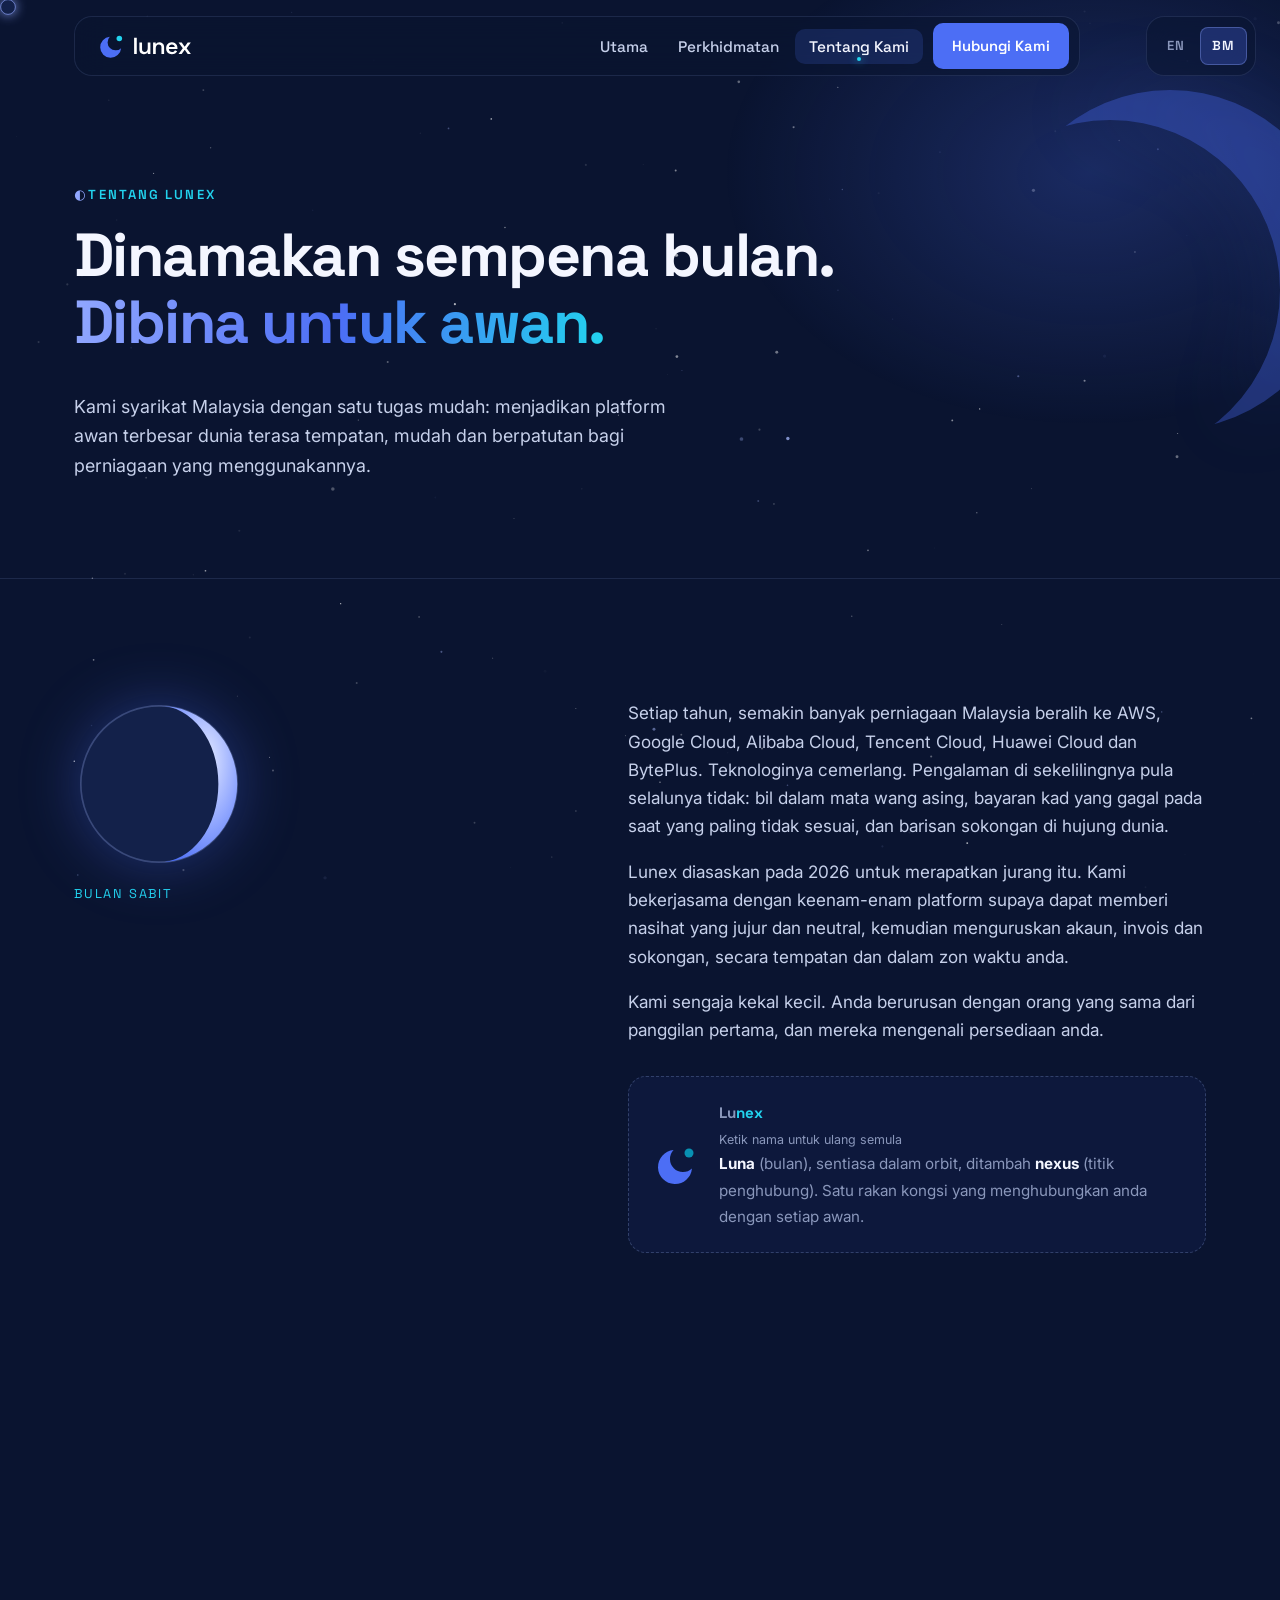
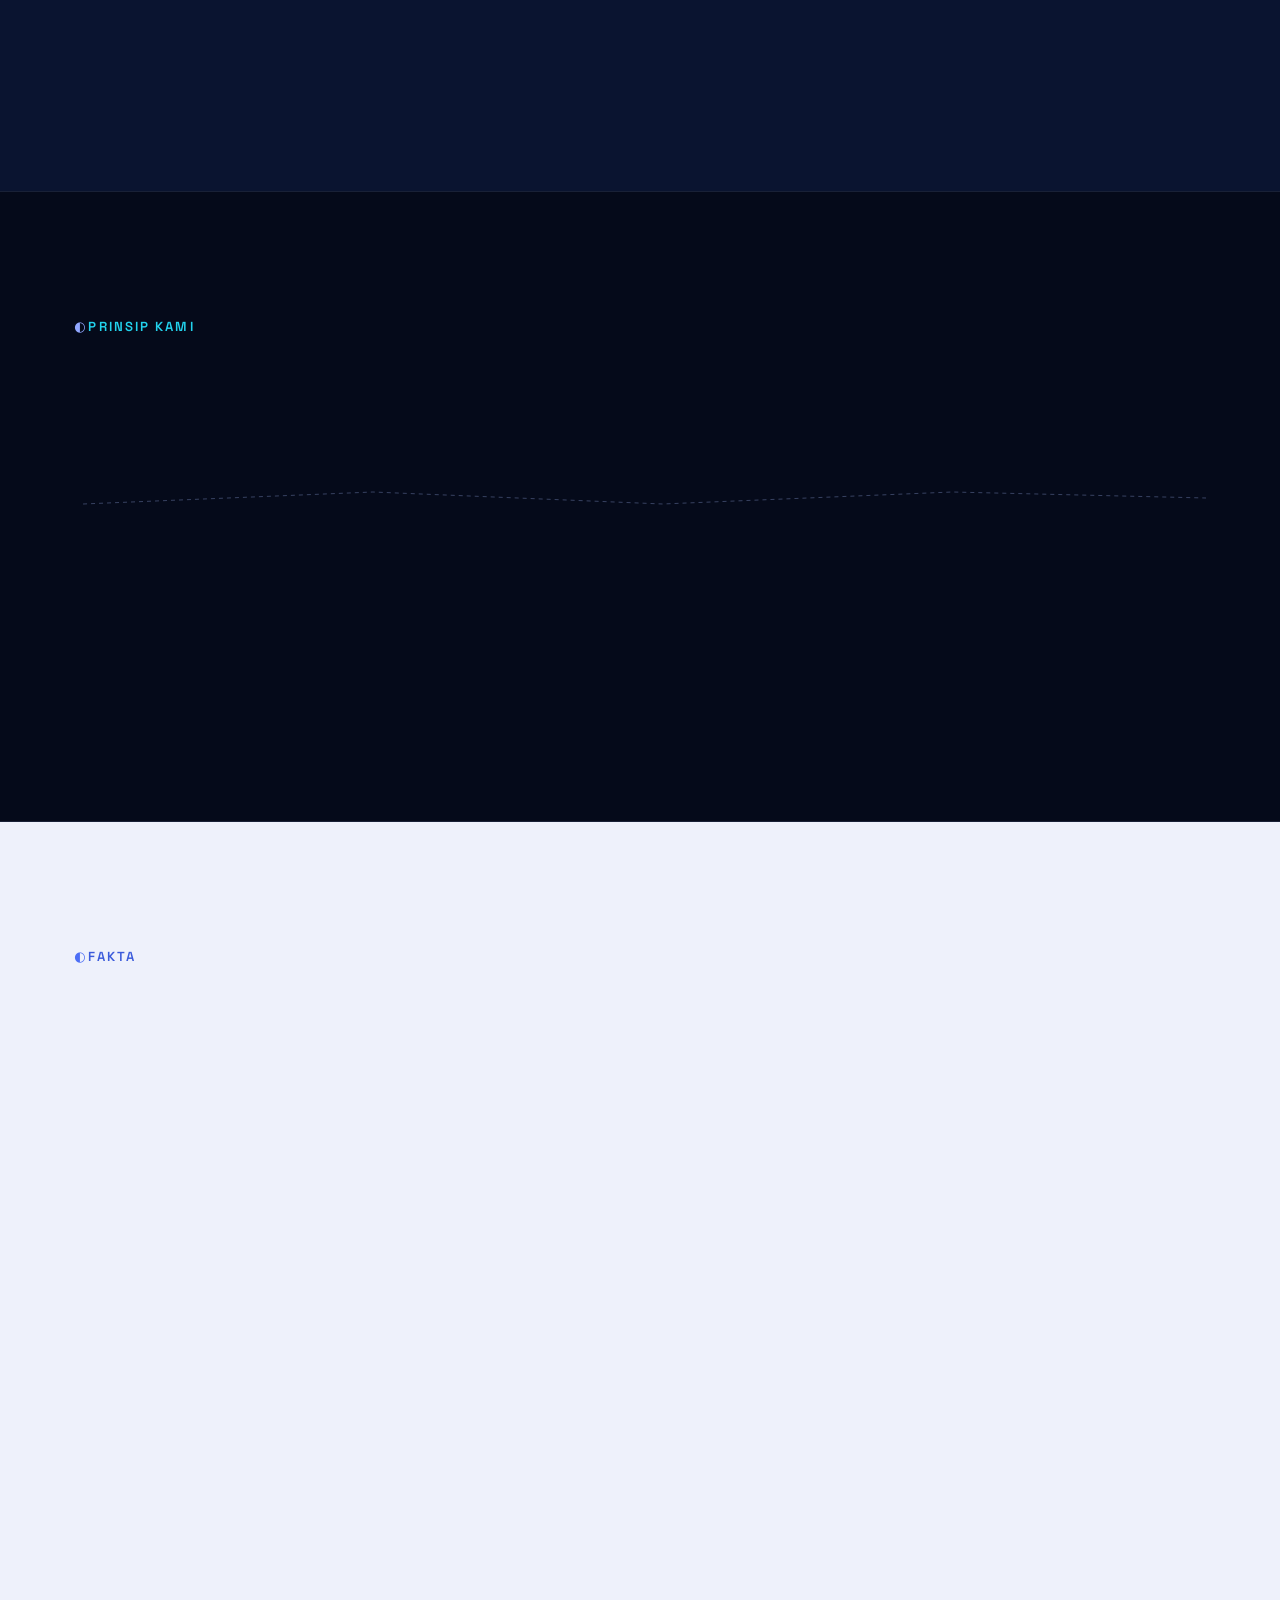
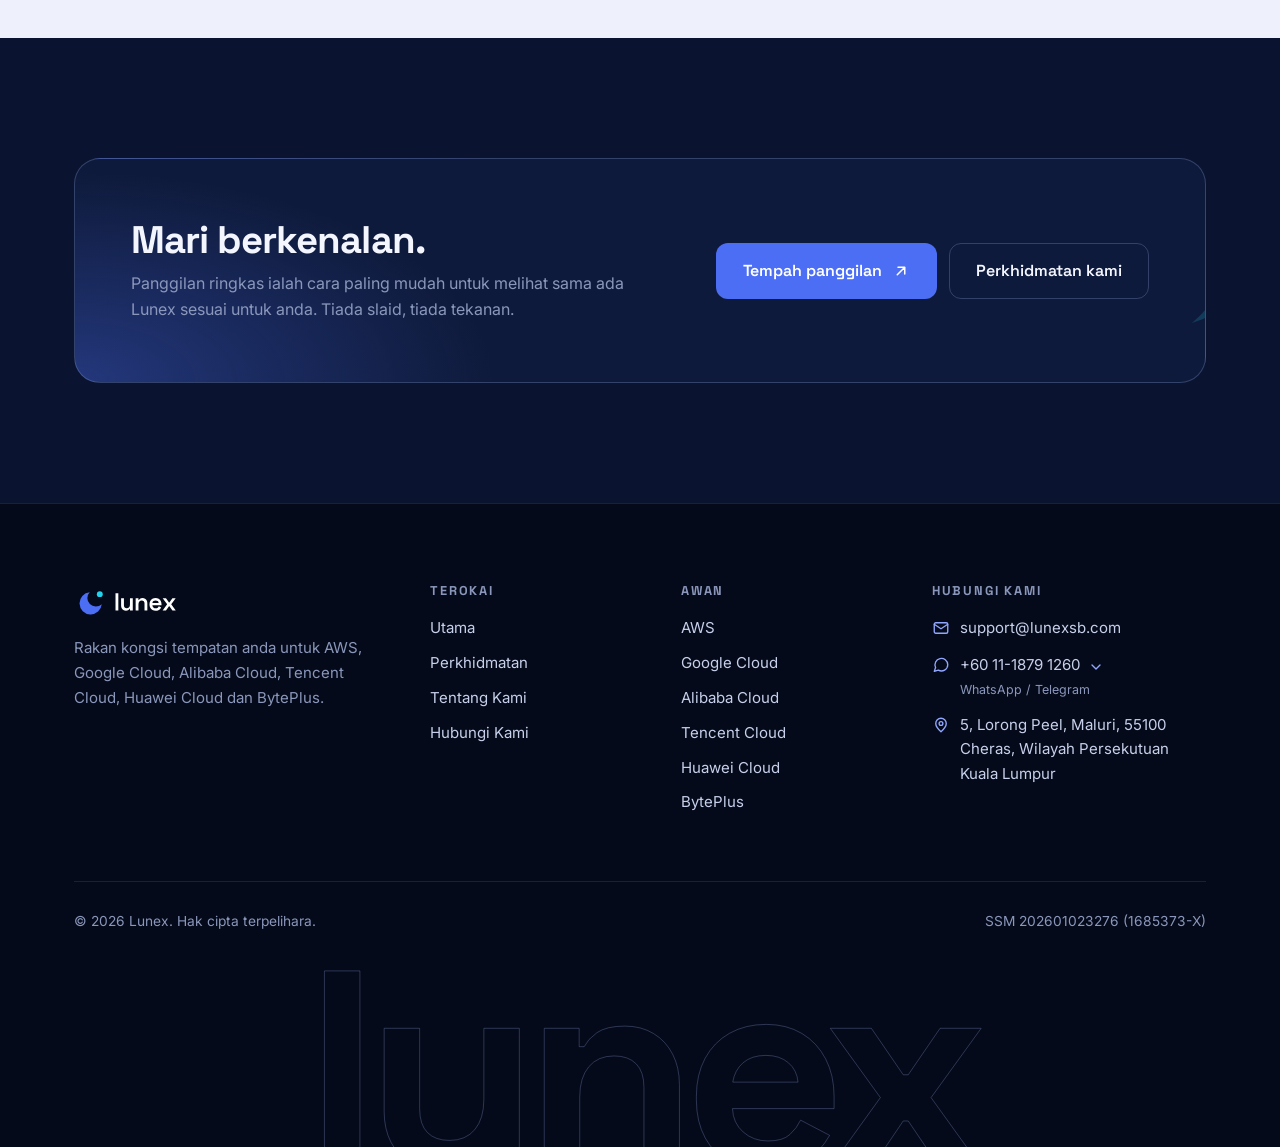
<file: bm/about.html>
<!DOCTYPE html>
<html lang="ms" data-root="../">
<head>
  <meta charset="UTF-8">
  <meta name="viewport" content="width=device-width, initial-scale=1">
  <title>Tentang Kami | Lunex</title>
  <meta name="description" content="Lunex ialah penjual semula pelbagai awan Malaysia (SSM 202601023276) yang membantu perniagaan menggunakan AWS, Google Cloud, Alibaba Cloud, Tencent Cloud, Huawei Cloud dan BytePlus dengan pengebilan dan sokongan tempatan.">
  <meta name="theme-color" content="#0a1430">
  <meta property="og:title" content="Tentang Kami | Lunex">
  <meta property="og:description" content="Dinamakan sempena bulan. Dibina untuk awan.">
  <meta property="og:image" content="../assets/img/lunex-icon-512.png">
  <link rel="icon" href="../assets/img/favicon.svg" type="image/svg+xml">
  <link rel="icon" href="../assets/img/favicon-32.png" sizes="32x32" type="image/png">
  <link rel="apple-touch-icon" href="../assets/img/apple-touch-icon.png">
  <link rel="preconnect" href="https://fonts.googleapis.com">
  <link rel="preconnect" href="https://fonts.gstatic.com" crossorigin>
  <link href="https://fonts.googleapis.com/css2?family=Inter:wght@400;500;600&family=Space+Grotesk:wght@500;600;700&display=swap" rel="stylesheet">
  <link rel="stylesheet" href="../css/style.css?v=9">
  <link rel="alternate" hreflang="en" href="../about.html">
  <link rel="alternate" hreflang="ms" href="about.html">
  <script>(function(d){try{if(!matchMedia("(prefers-reduced-motion: reduce)").matches){var s=sessionStorage;if(s.getItem("lx-trans"))d.classList.add("page-entering");else if(!s.getItem("lx-intro"))d.classList.add("intro-pending");}}catch(e){}setTimeout(function(){d.classList.remove("page-entering","intro-pending")},3000)})(document.documentElement)</script>
</head>
<body>
  <a class="skip-link" href="#main">Langkau ke kandungan</a>

  <!-- ============ Floating header ============ -->
  <header class="site-header">
    <div class="container">
      <nav class="nav" aria-label="Navigasi utama">
        <a href="index.html" class="nav__logo" aria-label="Laman utama Lunex">
          <img src="../assets/img/lunex-logo-white.svg" alt="Lunex" width="99" height="34">
        </a>
        <ul class="nav__menu" id="nav-menu">
          <li><a class="nav__link" href="index.html">Utama</a></li>
          <li><a class="nav__link" href="services.html">Perkhidmatan</a></li>
          <li><a class="nav__link" href="about.html">Tentang Kami</a></li>
          <li class="nav__cta"><a class="btn btn--primary btn--sm" href="contact.html">Hubungi Kami</a></li>
        </ul>
        <button class="nav__toggle" type="button" aria-label="Buka menu" aria-expanded="false" aria-controls="nav-menu">
          <span></span><span></span><span></span>
        </button>
      </nav>
    </div>
    <div class="lang lang--float" role="group" aria-label="Bahasa / Language"><a class="lang__opt" data-lang="en" href="../about.html" hreflang="en">EN</a><a class="lang__opt is-on" data-lang="ms" href="about.html" hreflang="ms" aria-current="true">BM</a></div>
  </header>

  <main id="main">
    <!-- ============ Page hero ============ -->
    <section class="page-hero">
      <div class="container">
        <p class="kicker reveal">Tentang Lunex</p>
        <h1 class="reveal d1">Dinamakan sempena bulan.<br><span class="glow-text">Dibina untuk awan.</span></h1>
        <p class="lead reveal d2">Kami syarikat Malaysia dengan satu tugas mudah: menjadikan platform awan terbesar dunia terasa tempatan, mudah dan berpatutan bagi perniagaan yang menggunakannya.</p>
      </div>
    </section>

    <!-- ============ Story ============ -->
    <section class="section">
      <div class="container story">
        <div class="story__aside">
          <div class="story__moon" data-scroll-moon aria-hidden="true">
            <svg class="moon-svg" viewBox="0 0 100 100">
              <defs><radialGradient id="aboutMoonLit" cx="60%" cy="35%" r="75%"><stop offset="0" stop-color="#e3e9ff"/><stop offset=".55" stop-color="#91a7ff"/><stop offset="1" stop-color="#4c6ef5"/></radialGradient></defs>
              <circle class="moon-base" cx="50" cy="50" r="46"/>
              <path class="moon-lit" fill="url(#aboutMoonLit)" d=""/>
            </svg>
          </div>
          <p class="story__phase" data-moon-label aria-hidden="true">Bulan baru</p>
          <p class="story__big reveal">Awan bersifat global.<br><span>Bantuan yang anda terima tidak sepatutnya terasa jauh.</span></p>
        </div>
        <div class="story__text reveal d1">
          <p>Setiap tahun, semakin banyak perniagaan Malaysia beralih ke AWS, Google Cloud, Alibaba Cloud, Tencent Cloud, Huawei Cloud dan BytePlus. Teknologinya cemerlang. Pengalaman di sekelilingnya pula selalunya tidak: bil dalam mata wang asing, bayaran kad yang gagal pada saat yang paling tidak sesuai, dan barisan sokongan di hujung dunia.</p>
          <p>Lunex diasaskan pada 2026 untuk merapatkan jurang itu. Kami bekerjasama dengan keenam-enam platform supaya dapat memberi nasihat yang jujur dan neutral, kemudian menguruskan akaun, invois dan sokongan, secara tempatan dan dalam zon waktu anda.</p>
          <p>Kami sengaja kekal kecil. Anda berurusan dengan orang yang sama dari panggilan pertama, dan mereka mengenali persediaan anda.</p>
          <div class="story__name">
            <img src="../assets/img/lunex-icon.svg" alt="" width="48" height="48">
            <div>
              <button class="merge" type="button" data-merge aria-label="Luna tambah nexus menjadi Lunex. Klik untuk ulang semula.">
                <span class="keep">Lu</span><span class="drop">na</span><span class="drop plus"> + </span><span class="keep2">nex</span><span class="drop">us</span>
              </button>
              <span class="hint">Ketik nama untuk ulang semula</span>
              <span><strong style="color:var(--heading)">Luna</strong> (bulan), sentiasa dalam orbit, ditambah <strong style="color:var(--heading)">nexus</strong> (titik penghubung). Satu rakan kongsi yang menghubungkan anda dengan setiap awan.</span>
            </div>
          </div>
        </div>
      </div>
    </section>

    <!-- ============ Mission / vision ============ -->
    <section class="section" style="padding-top:0">
      <div class="container mv">
        <div data-spotlight class="mv__card reveal">
          <h3>Misi kami</h3>
          <p>Menjadikan platform awan bertaraf dunia mudah dibeli, dibayar dan dijalankan oleh setiap perniagaan di Malaysia, tanpa mengira saiznya.</p>
        </div>
        <div data-spotlight class="mv__card mv__card--full reveal d1">
          <h3>Visi kami</h3>
          <p>Menjadi rakan kongsi pelbagai awan yang paling dipercayai di Asia Tenggara: pihak pertama yang dihubungi oleh perniagaan apabila memikirkan tentang "awan".</p>
        </div>
      </div>
    </section>

    <!-- ============ Values ============ -->
    <section class="section section--deep">
      <div class="container">
        <p class="kicker">Prinsip kami</p>
        <h2 class="h-lg">Empat bintang yang memandu kami.</h2>
        <div class="values">
          <svg class="values__lines" viewBox="0 0 100 60" preserveAspectRatio="none" aria-hidden="true">
            <polyline points="0.8,40 26.4,28 52,40 77.6,28 100,34" fill="none" stroke="rgba(148,170,230,.35)" stroke-width="1" stroke-dasharray="4 4" vector-effect="non-scaling-stroke"/>
          </svg>
          <div class="value reveal">
            <span class="value__star" aria-hidden="true"></span>
            <h3>Jujur lebih utama</h3>
            <p>Kami akan beritahu jika anda tidak memerlukan sesuatu, walaupun itu bermakna jualan yang lebih kecil.</p>
          </div>
          <div class="value reveal d1">
            <span class="value__star" aria-hidden="true"></span>
            <h3>Sentiasa neutral</h3>
            <p>Enam rakan kongsi, tiada pilih kasih. Kami mengesyorkan apa sahaja yang sesuai dengan beban kerja dan bajet anda.</p>
          </div>
          <div class="value reveal d2">
            <span class="value__star" aria-hidden="true"></span>
            <h3>Dekat dengan anda</h3>
            <p>Pengebilan tempatan, orang tempatan, zon waktu anda. Bantuan yang terasa seperti jiran sebelah.</p>
          </div>
          <div class="value reveal d3">
            <span class="value__star" aria-hidden="true"></span>
            <h3>Bahasa mudah</h3>
            <p>Tiada jargon yang mengelirukan. Laporan yang jelas, sebut harga yang jelas dan jawapan yang mudah difahami oleh sesiapa dalam pasukan anda.</p>
          </div>
        </div>
      </div>
    </section>

    <!-- ============ Facts + reach (light) ============ -->
    <section class="section paper">
      <div class="container facts-wrap">
        <div>
          <p class="kicker">Fakta</p>
          <h2 class="h-lg">Lunex secara ringkas.</h2>
          <dl class="facts reveal">
            <div><dt>Syarikat</dt><dd>Lunex</dd></div>
            <div><dt>Pendaftaran</dt><dd>SSM 202601023276 (1685373-X)</dd></div>
            <div><dt>Ditubuhkan</dt><dd>2026</dd></div>
            <div><dt>Berpangkalan di</dt><dd>Kuala Lumpur, Malaysia</dd></div>
            <div><dt>Apa yang kami lakukan</dt><dd>Penjualan semula pelbagai awan, pengebilan, konsultasi, migrasi &amp; sokongan</dd></div>
            <div><dt>Rakan kongsi awan</dt><dd>AWS, Google Cloud, Alibaba Cloud, Tencent Cloud, Huawei Cloud, BytePlus</dd></div>
          </dl>
        </div>
        <div class="reveal d1">
          <div class="reach" role="img" aria-label="Lunex berpangkalan di Malaysia, melayani Singapura, Indonesia dan Thailand, serta berkembang ke Vietnam, Filipina dan rantau Asia Pasifik yang lebih luas.">
            <div class="reach__ring reach__ring--3"></div>
            <div class="reach__ring reach__ring--2"></div>
            <div class="reach__ring reach__ring--1"></div>
            <span class="reach__label reach__label--home"><small>Utama</small>Malaysia</span>
            <span class="reach__label" style="left:50%;top:15%">Singapura</span>
            <span class="reach__label" style="left:80.3%;top:67.5%">Indonesia</span>
            <span class="reach__label" style="left:19.7%;top:67.5%">Thailand</span>
            <span class="reach__label" style="left:85.4%;top:14.6%">Vietnam</span>
            <span class="reach__label" style="left:14.6%;top:14.6%">Filipina</span>
            <span class="reach__label" style="left:50%;top:100%">Asia Pasifik</span>
          </div>
          <div class="reach__legend" aria-hidden="true">
            <span><i></i>Pangkalan utama</span>
            <span><i class="dash"></i>Dilayani &amp; sedang berkembang</span>
          </div>
        </div>
      </div>
    </section>

    <!-- ============ CTA band ============ -->
    <section class="section">
      <div class="container">
        <div class="band reveal">
          <div>
            <h2>Mari berkenalan.</h2>
            <p>Panggilan ringkas ialah cara paling mudah untuk melihat sama ada Lunex sesuai untuk anda. Tiada slaid, tiada tekanan.</p>
          </div>
          <div class="band__actions">
            <a class="btn btn--primary" href="contact.html">
              Tempah panggilan
              <svg viewBox="0 0 24 24" fill="none" stroke="currentColor" stroke-width="2" stroke-linecap="round" stroke-linejoin="round" aria-hidden="true"><path d="M7 17 17 7M8 7h9v9"/></svg>
            </a>
            <a class="btn btn--line" href="services.html">Perkhidmatan kami</a>
          </div>
        </div>
      </div>
    </section>
  </main>

  <!-- ============ Footer ============ -->
  <footer class="site-footer">
    <div class="container">
      <div class="footer__grid">
        <div class="footer__brand">
          <img src="../assets/img/lunex-logo-white.svg" alt="Lunex" width="104" height="36">
          <p>Rakan kongsi tempatan anda untuk AWS, Google Cloud, Alibaba Cloud, Tencent Cloud, Huawei Cloud dan BytePlus.</p>
        </div>
        <div>
          <h4>Terokai</h4>
          <ul class="footer__links">
            <li><a href="index.html">Utama</a></li>
            <li><a href="services.html">Perkhidmatan</a></li>
            <li><a href="about.html">Tentang Kami</a></li>
            <li><a href="contact.html">Hubungi Kami</a></li>
          </ul>
        </div>
        <div>
          <h4>Awan</h4>
          <ul class="footer__links">
            <li><a href="services.html#aws">AWS</a></li>
            <li><a href="services.html#google-cloud">Google Cloud</a></li>
            <li><a href="services.html#alibaba-cloud">Alibaba Cloud</a></li>
            <li><a href="services.html#tencent-cloud">Tencent Cloud</a></li>
            <li><a href="services.html#huawei-cloud">Huawei Cloud</a></li>
            <li><a href="services.html#byteplus">BytePlus</a></li>
          </ul>
        </div>
        <div>
          <h4>Hubungi kami</h4>
          <ul class="footer__contact">
            <li><svg viewBox="0 0 24 24" fill="none" stroke="currentColor" stroke-width="1.8" stroke-linecap="round" stroke-linejoin="round" aria-hidden="true"><rect x="3" y="5" width="18" height="14" rx="2"/><path d="m3 7 9 6 9-6"/></svg><a href="mailto:support@lunexsb.com?subject=Enquiry%20from%20the%20Lunex%20website">support@lunexsb.com</a></li>
            <li class="chat chat--footer" data-chat><svg viewBox="0 0 24 24" fill="none" stroke="currentColor" stroke-width="1.8" stroke-linecap="round" stroke-linejoin="round" aria-hidden="true"><path d="M21 11.5a8.4 8.4 0 0 1-12.6 7.3L3 20.5l1.8-5.2A8.5 8.5 0 1 1 21 11.5Z"/></svg>
              <button class="chat__toggle" type="button" aria-expanded="false" aria-controls="chat-menu-footer" aria-haspopup="true">+60 11-1879 1260<svg class="chat__chev" viewBox="0 0 24 24" fill="none" stroke="currentColor" stroke-width="2" stroke-linecap="round" stroke-linejoin="round" aria-hidden="true"><path d="m6 9 6 6 6-6"/></svg><small>WhatsApp / Telegram</small></button>
              <div class="chat__menu" id="chat-menu-footer" role="menu" aria-label="Pilih cara untuk berbual" hidden>
                <a class="chat__opt" role="menuitem" href="https://wa.me/601118791260" target="_blank" rel="noopener"><span class="chat__badge chat__badge--wa"><svg viewBox="0 0 24 24" fill="none" stroke="currentColor" stroke-width="2" stroke-linecap="round" stroke-linejoin="round" aria-hidden="true"><path d="M21 11.5a8.4 8.4 0 0 1-12.6 7.3L3 20.5l1.8-5.2A8.5 8.5 0 1 1 21 11.5Z"/><path d="M9 9.5c.4 1.8 1.7 3.3 3.5 4l1.2-1.1 1.8.8-.5 1.6c-3.3-.3-6-3-6.3-6.3l1.6-.5.8 1.8Z" fill="currentColor" stroke="none"/></svg></span><span>WhatsApp<small>Berbual dengan kami di WhatsApp</small></span></a>
                <a class="chat__opt" role="menuitem" href="https://t.me/+601118791260" target="_blank" rel="noopener"><span class="chat__badge chat__badge--tg"><svg viewBox="0 0 24 24" fill="none" stroke="currentColor" stroke-width="2" stroke-linecap="round" stroke-linejoin="round" aria-hidden="true"><path d="M21.5 3.5 2.5 11l6.5 2.2 2.2 6.8 3.3-4.2 5.5 4 1.5-16.3Z"/><path d="M9 13.2 18 7"/></svg></span><span>Telegram<small>Hantar mesej kepada kami di Telegram</small></span></a>
              </div>
            </li>
            <li><svg viewBox="0 0 24 24" fill="none" stroke="currentColor" stroke-width="1.8" stroke-linecap="round" stroke-linejoin="round" aria-hidden="true"><path d="M12 21s-7-6.2-7-11a7 7 0 0 1 14 0c0 4.8-7 11-7 11Z"/><circle cx="12" cy="10" r="2.5"/></svg><a href="https://www.google.com/maps/search/?api=1&amp;query=5%2C%20Lorong%20Peel%2C%20Maluri%2C%2055100%20Cheras%2C%20Kuala%20Lumpur%2C%20Malaysia" target="_blank" rel="noopener">5, Lorong Peel, Maluri, 55100 Cheras, Wilayah Persekutuan Kuala Lumpur</a></li>
          </ul>
        </div>
      </div>
      <div class="footer__bottom">
        <span>&copy; <span data-year>2026</span> Lunex. Hak cipta terpelihara.</span>
        <span>SSM 202601023276 (1685373-X)</span>
      </div>
    </div>
    <div class="footer__word" aria-hidden="true">lunex</div>
  </footer>

  <script src="../js/main.js?v=9"></script>
</body>
</html>
</file>
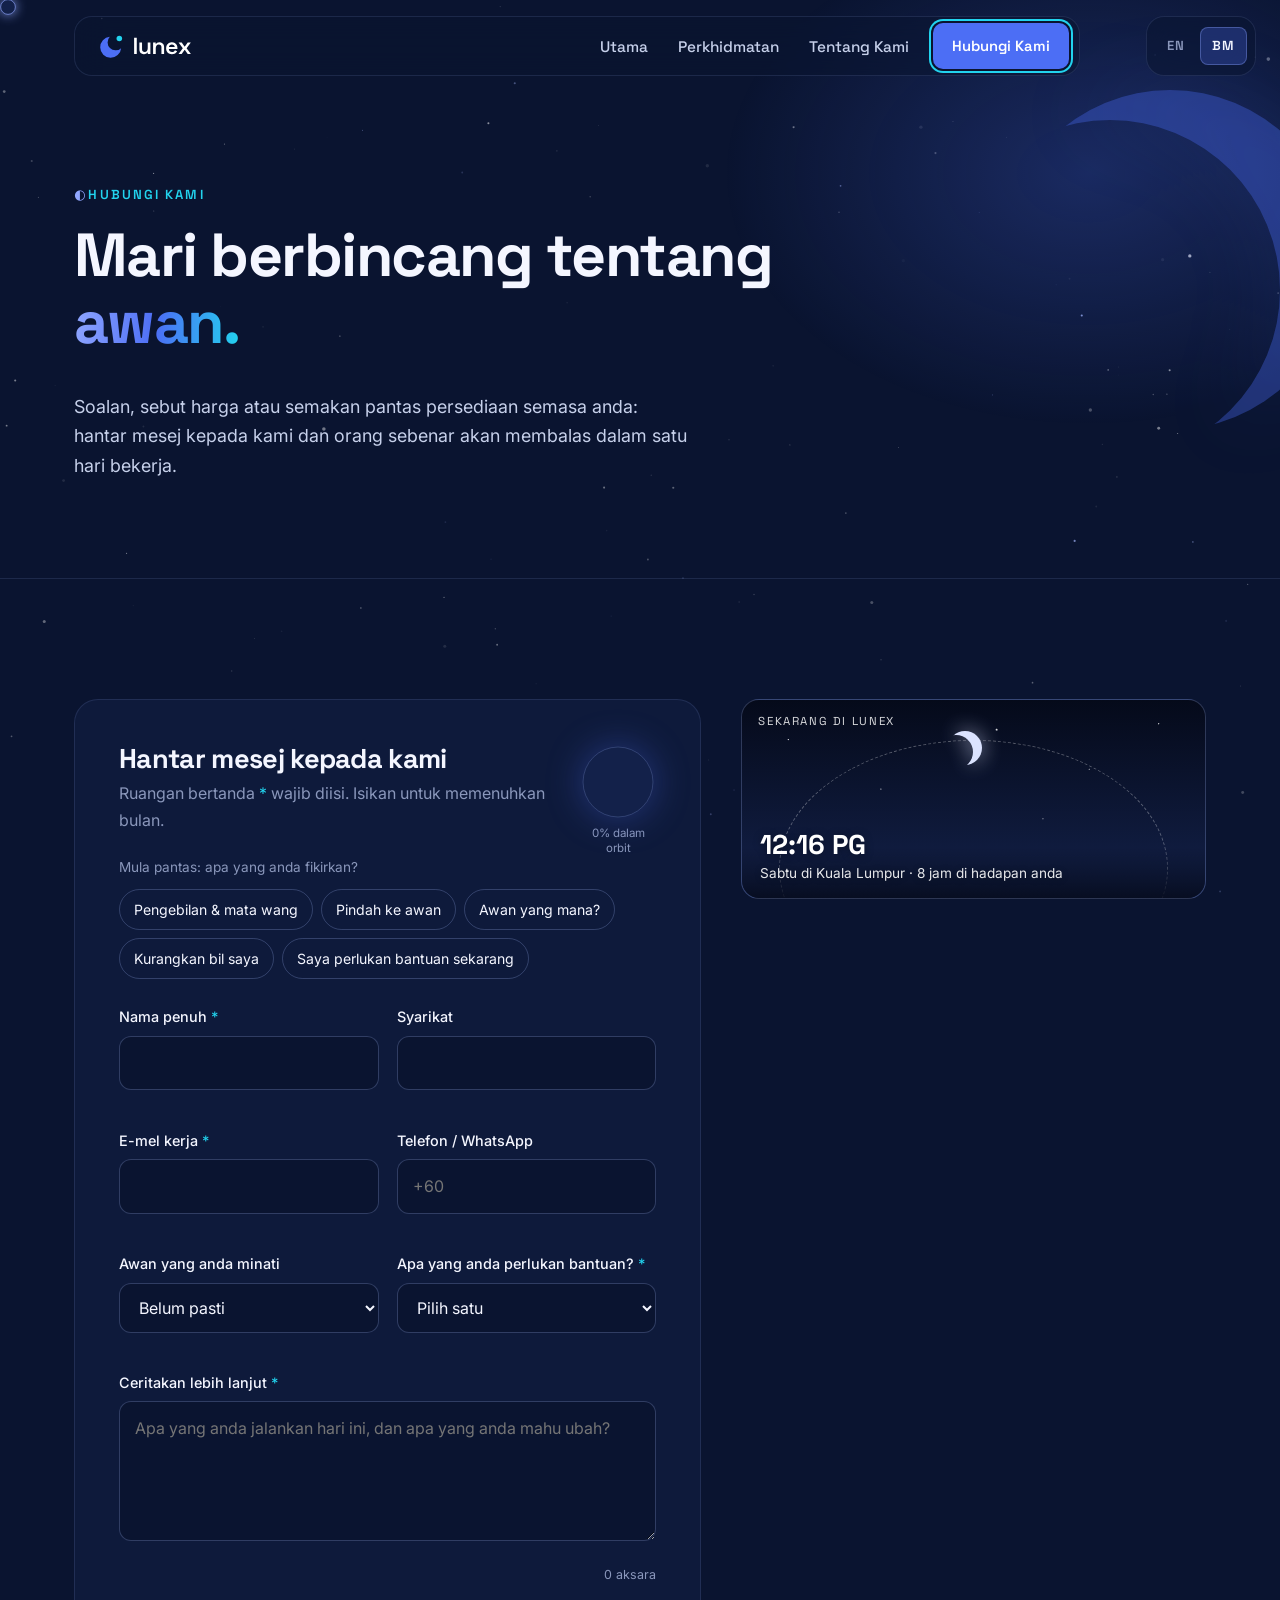
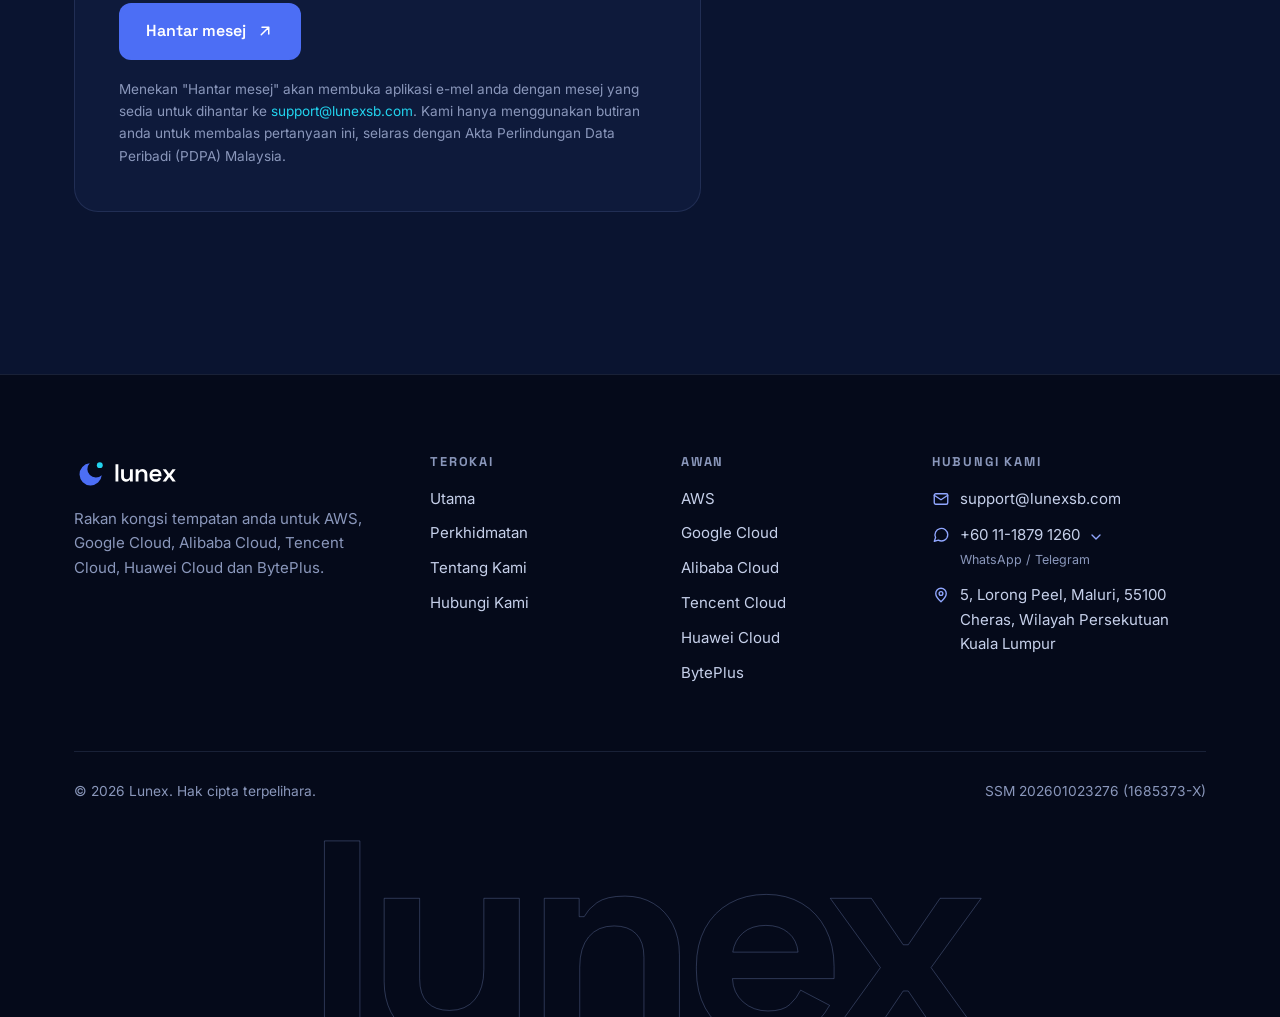
<file: bm/contact.html>
<!DOCTYPE html>
<html lang="ms" data-root="../">
<head>
  <meta charset="UTF-8">
  <meta name="viewport" content="width=device-width, initial-scale=1">
  <title>Hubungi Kami | Lunex</title>
  <meta name="description" content="Berbincang dengan Lunex tentang AWS, Google Cloud, Alibaba Cloud, Tencent Cloud, Huawei Cloud atau BytePlus. Konsultasi percuma, balasan dalam satu hari bekerja.">
  <meta name="theme-color" content="#0a1430">
  <meta property="og:title" content="Hubungi Kami | Lunex">
  <meta property="og:description" content="Mari berbincang tentang awan. Konsultasi percuma bersama pasukan tempatan.">
  <meta property="og:image" content="../assets/img/lunex-icon-512.png">
  <link rel="icon" href="../assets/img/favicon.svg" type="image/svg+xml">
  <link rel="icon" href="../assets/img/favicon-32.png" sizes="32x32" type="image/png">
  <link rel="apple-touch-icon" href="../assets/img/apple-touch-icon.png">
  <link rel="preconnect" href="https://fonts.googleapis.com">
  <link rel="preconnect" href="https://fonts.gstatic.com" crossorigin>
  <link href="https://fonts.googleapis.com/css2?family=Inter:wght@400;500;600&family=Space+Grotesk:wght@500;600;700&display=swap" rel="stylesheet">
  <link rel="stylesheet" href="../css/style.css?v=9">
  <link rel="alternate" hreflang="en" href="../contact.html">
  <link rel="alternate" hreflang="ms" href="contact.html">
  <script>(function(d){try{if(!matchMedia("(prefers-reduced-motion: reduce)").matches){var s=sessionStorage;if(s.getItem("lx-trans"))d.classList.add("page-entering");else if(!s.getItem("lx-intro"))d.classList.add("intro-pending");}}catch(e){}setTimeout(function(){d.classList.remove("page-entering","intro-pending")},3000)})(document.documentElement)</script>
</head>
<body>
  <a class="skip-link" href="#main">Langkau ke kandungan</a>

  <!-- ============ Floating header ============ -->
  <header class="site-header">
    <div class="container">
      <nav class="nav" aria-label="Navigasi utama">
        <a href="index.html" class="nav__logo" aria-label="Laman utama Lunex">
          <img src="../assets/img/lunex-logo-white.svg" alt="Lunex" width="99" height="34">
        </a>
        <ul class="nav__menu" id="nav-menu">
          <li><a class="nav__link" href="index.html">Utama</a></li>
          <li><a class="nav__link" href="services.html">Perkhidmatan</a></li>
          <li><a class="nav__link" href="about.html">Tentang Kami</a></li>
          <li class="nav__cta"><a class="btn btn--primary btn--sm" href="contact.html">Hubungi Kami</a></li>
        </ul>
        <button class="nav__toggle" type="button" aria-label="Buka menu" aria-expanded="false" aria-controls="nav-menu">
          <span></span><span></span><span></span>
        </button>
      </nav>
    </div>
    <div class="lang lang--float" role="group" aria-label="Bahasa / Language"><a class="lang__opt" data-lang="en" href="../contact.html" hreflang="en">EN</a><a class="lang__opt is-on" data-lang="ms" href="contact.html" hreflang="ms" aria-current="true">BM</a></div>
  </header>

  <main id="main">
    <!-- ============ Page hero ============ -->
    <section class="page-hero">
      <div class="container">
        <p class="kicker reveal">Hubungi kami</p>
        <h1 class="reveal d1">Mari berbincang tentang <span class="glow-text">awan.</span></h1>
        <p class="lead reveal d2">Soalan, sebut harga atau semakan pantas persediaan semasa anda: hantar mesej kepada kami dan orang sebenar akan membalas dalam satu hari bekerja.</p>
      </div>
    </section>

    <!-- ============ Form + details ============ -->
    <section class="section">
      <div class="container contact-grid">
        <div class="form-card reveal">
          <div class="form-head">
            <div>
              <h2>Hantar mesej kepada kami</h2>
              <p style="color:var(--text-muted)">Ruangan bertanda <span style="color:var(--cyan)">*</span> wajib diisi. Isikan untuk memenuhkan bulan.</p>
            </div>
            <div class="form-moon" data-form-moon aria-hidden="true">
              <svg class="moon-svg" viewBox="0 0 100 100">
                <defs><radialGradient id="formMoonLit" cx="60%" cy="35%" r="75%"><stop offset="0" stop-color="#e3e9ff"/><stop offset=".55" stop-color="#91a7ff"/><stop offset="1" stop-color="#4c6ef5"/></radialGradient></defs>
                <circle class="moon-base" cx="50" cy="50" r="46"/>
                <path class="moon-lit" fill="url(#formMoonLit)" d=""/>
              </svg>
              <small>0% dalam orbit</small>
            </div>
          </div>

          <p class="prefill-note" data-prefill-note role="status" hidden></p>

          <div class="quick" role="group" aria-label="Topik pantas">
            <p class="quick__label">Mula pantas: apa yang anda fikirkan?</p>
            <button type="button" data-topic="Billing &amp; payment / transfer accounts">Pengebilan &amp; mata wang</button>
            <button type="button" data-topic="Migration">Pindah ke awan</button>
            <button type="button" data-topic="Architecture advice">Awan yang mana?</button>
            <button type="button" data-topic="Cost &amp; security check-up">Kurangkan bil saya</button>
            <button type="button" data-topic="Technical support">Saya perlukan bantuan sekarang</button>
          </div>

          <form class="form" data-contact-form data-to="support@lunexsb.com" novalidate>
            <div class="form__group">
              <label for="name">Nama penuh <span class="req">*</span></label>
              <input id="name" name="name" type="text" autocomplete="name" required>
              <span class="form__error" data-error-for="name" aria-live="polite"></span>
            </div>
            <div class="form__group">
              <label for="company">Syarikat</label>
              <input id="company" name="company" type="text" autocomplete="organization">
              <span class="form__error" data-error-for="company" aria-live="polite"></span>
            </div>
            <div class="form__group">
              <label for="email">E-mel kerja <span class="req">*</span></label>
              <input id="email" name="email" type="email" autocomplete="email" required>
              <span class="form__error" data-error-for="email" aria-live="polite"></span>
            </div>
            <div class="form__group">
              <label for="phone">Telefon / WhatsApp</label>
              <input id="phone" name="phone" type="tel" autocomplete="tel" placeholder="+60">
              <span class="form__error" data-error-for="phone" aria-live="polite"></span>
            </div>
            <div class="form__group">
              <label for="cloud">Awan yang anda minati</label>
              <select id="cloud" name="cloud">
                <option value="">Belum pasti</option>
                <option value="AWS">AWS</option>
                <option value="Google Cloud">Google Cloud</option>
                <option value="Alibaba Cloud">Alibaba Cloud</option>
                <option value="Tencent Cloud">Tencent Cloud</option>
                <option value="Huawei Cloud">Huawei Cloud</option>
                <option value="BytePlus">BytePlus</option>
                <option value="More than one">Lebih daripada satu</option>
              </select>
              <span class="form__error" data-error-for="cloud" aria-live="polite"></span>
            </div>
            <div class="form__group">
              <label for="topic">Apa yang anda perlukan bantuan? <span class="req">*</span></label>
              <select id="topic" name="topic" required>
                <option value="">Pilih satu</option>
                <option value="New account setup">Persediaan akaun baharu</option>
                <option value="Billing &amp; payment / transfer accounts">Pengebilan &amp; pembayaran / pemindahan akaun</option>
                <option value="Architecture advice">Nasihat seni bina</option>
                <option value="Migration">Migrasi</option>
                <option value="Cost &amp; security check-up">Pemeriksaan kos &amp; keselamatan</option>
                <option value="Technical support">Sokongan teknikal</option>
                <option value="Something else">Lain-lain</option>
              </select>
              <span class="form__error" data-error-for="topic" aria-live="polite"></span>
            </div>
            <div class="form__group form__group--full">
              <label for="message">Ceritakan lebih lanjut <span class="req">*</span></label>
              <textarea id="message" name="message" required placeholder="Apa yang anda jalankan hari ini, dan apa yang anda mahu ubah?"></textarea>
              <span class="form__error" data-error-for="message" aria-live="polite"></span>
              <span class="msg-count" data-msg-count aria-hidden="true">0 aksara</span>
            </div>
            <div class="form__actions">
              <button class="btn btn--primary" type="submit">
                Hantar mesej
                <svg viewBox="0 0 24 24" fill="none" stroke="currentColor" stroke-width="2" stroke-linecap="round" stroke-linejoin="round" aria-hidden="true"><path d="M7 17 17 7M8 7h9v9"/></svg>
              </button>
            </div>
            <p class="form__note">Menekan "Hantar mesej" akan membuka aplikasi e-mel anda dengan mesej yang sedia untuk dihantar ke <a href="mailto:support@lunexsb.com?subject=Enquiry%20from%20the%20Lunex%20website" style="color:var(--cyan)">support@lunexsb.com</a>. Kami hanya menggunakan butiran anda untuk membalas pertanyaan ini, selaras dengan Akta Perlindungan Data Peribadi (PDPA) Malaysia.</p>
            <div class="form__success" role="status" tabindex="-1">Aplikasi e-mel anda sepatutnya kini terbuka dengan mesej anda yang sedia. Hanya tekan <strong>Hantar</strong> di sana dan kami akan membalas dalam satu hari bekerja. Jika tiada apa-apa yang terbuka, e-mel kami terus di <a href="mailto:support@lunexsb.com?subject=Enquiry%20from%20the%20Lunex%20website" style="color:inherit;text-decoration:underline">support@lunexsb.com</a>.</div>
          </form>
        </div>

        <aside class="info">
          <div class="sky reveal" data-kl-sky data-period="night" role="img" aria-label="Waktu semasa di Kuala Lumpur">
            <div class="sky__stars"></div>
            <div class="sky__arc"></div>
            <div class="sky__body is-moon" style="left:50%;top:30%"></div>
            <div class="sky__ground"></div>
            <span class="sky__label">Sekarang di Lunex</span>
            <div class="sky__text">
              <div class="sky__time">--:--</div>
              <div class="sky__meta">Kuala Lumpur, Malaysia</div>
            </div>
          </div>
          <a data-spotlight class="info__item reveal" href="mailto:support@lunexsb.com?subject=Enquiry%20from%20the%20Lunex%20website">
            <span class="info__icon"><svg viewBox="0 0 24 24" fill="none" stroke="currentColor" stroke-width="1.8" stroke-linecap="round" stroke-linejoin="round" aria-hidden="true"><rect x="3" y="5" width="18" height="14" rx="2"/><path d="m3 7 9 6 9-6"/></svg></span>
            <div><h3>E-mel</h3><p>support@lunexsb.com<small>Terbaik untuk sebut harga dan soalan terperinci</small></p></div>
          </a>
          <!-- One card, two ways to chat: opens a small menu (WhatsApp / Telegram) -->
          <div class="chat reveal d1" data-chat>
            <button data-spotlight class="info__item chat__toggle" type="button" aria-expanded="false" aria-controls="chat-menu" aria-haspopup="true">
              <span class="info__icon"><svg viewBox="0 0 24 24" fill="none" stroke="currentColor" stroke-width="1.8" stroke-linecap="round" stroke-linejoin="round" aria-hidden="true"><path d="M21 11.5a8.4 8.4 0 0 1-12.6 7.3L3 20.5l1.8-5.2A8.5 8.5 0 1 1 21 11.5Z"/></svg></span>
              <div><h3>WhatsApp / Telegram</h3><p>+60 11-1879 1260<small>Ketik untuk berbual di WhatsApp atau Telegram</small></p></div>
              <svg class="chat__chev" viewBox="0 0 24 24" fill="none" stroke="currentColor" stroke-width="2" stroke-linecap="round" stroke-linejoin="round" aria-hidden="true"><path d="m6 9 6 6 6-6"/></svg>
            </button>
            <div class="chat__menu" id="chat-menu" role="menu" aria-label="Pilih cara untuk berbual" hidden>
              <a class="chat__opt" role="menuitem" href="https://wa.me/601118791260" target="_blank" rel="noopener">
                <span class="chat__badge chat__badge--wa"><svg viewBox="0 0 24 24" fill="none" stroke="currentColor" stroke-width="2" stroke-linecap="round" stroke-linejoin="round" aria-hidden="true"><path d="M21 11.5a8.4 8.4 0 0 1-12.6 7.3L3 20.5l1.8-5.2A8.5 8.5 0 1 1 21 11.5Z"/><path d="M9 9.5c.4 1.8 1.7 3.3 3.5 4l1.2-1.1 1.8.8-.5 1.6c-3.3-.3-6-3-6.3-6.3l1.6-.5.8 1.8Z" fill="currentColor" stroke="none"/></svg></span>
                <span>WhatsApp<small>Berbual dengan kami di WhatsApp</small></span>
                <svg class="chat__go" viewBox="0 0 24 24" fill="none" stroke="currentColor" stroke-width="2" stroke-linecap="round" stroke-linejoin="round" aria-hidden="true"><path d="M7 17 17 7M8 7h9v9"/></svg>
              </a>
              <a class="chat__opt" role="menuitem" href="https://t.me/+601118791260" target="_blank" rel="noopener">
                <span class="chat__badge chat__badge--tg"><svg viewBox="0 0 24 24" fill="none" stroke="currentColor" stroke-width="2" stroke-linecap="round" stroke-linejoin="round" aria-hidden="true"><path d="M21.5 3.5 2.5 11l6.5 2.2 2.2 6.8 3.3-4.2 5.5 4 1.5-16.3Z"/><path d="M9 13.2 18 7"/></svg></span>
                <span>Telegram<small>Hantar mesej kepada kami di Telegram</small></span>
                <svg class="chat__go" viewBox="0 0 24 24" fill="none" stroke="currentColor" stroke-width="2" stroke-linecap="round" stroke-linejoin="round" aria-hidden="true"><path d="M7 17 17 7M8 7h9v9"/></svg>
              </a>
            </div>
          </div>
          <a data-spotlight class="info__item reveal d2" href="https://www.google.com/maps/search/?api=1&amp;query=5%2C%20Lorong%20Peel%2C%20Maluri%2C%2055100%20Cheras%2C%20Kuala%20Lumpur%2C%20Malaysia" target="_blank" rel="noopener">
            <span class="info__icon"><svg viewBox="0 0 24 24" fill="none" stroke="currentColor" stroke-width="1.8" stroke-linecap="round" stroke-linejoin="round" aria-hidden="true"><path d="M12 21s-7-6.2-7-11a7 7 0 0 1 14 0c0 4.8-7 11-7 11Z"/><circle cx="12" cy="10" r="2.5"/></svg></span>
            <div><h3>Pejabat</h3><p>5, Lorong Peel, Maluri,<br>55100 Cheras, Wilayah Persekutuan Kuala Lumpur<small>Lawatan melalui temu janji · Buka di Google Maps</small></p></div>
          </a>
          <div class="info__item reveal d3">
            <span class="info__icon"><svg viewBox="0 0 24 24" fill="none" stroke="currentColor" stroke-width="1.8" stroke-linecap="round" stroke-linejoin="round" aria-hidden="true"><circle cx="12" cy="12" r="9"/><path d="M12 7v5l3 2"/></svg></span>
            <div><h3>Waktu perniagaan</h3><p>Isnin – Jumaat, 9:00 pagi – 6:00 petang<small>Waktu Malaysia (GMT+8)</small></p></div>
          </div>

          <div class="next reveal">
            <h3>Apa yang berlaku seterusnya</h3>
            <ol class="flow">
              <li><strong>Kami membaca mesej anda</strong><span>Orang sebenar, bukan balasan automatik.</span></li>
              <li><strong>Kami membalas dalam satu hari bekerja</strong><span>Biasanya dengan beberapa soalan, atau masa untuk panggilan.</span></li>
              <li><strong>Konsultasi percuma</strong><span>Nasihat yang jujur, dan sebut harga hanya jika anda mahu.</span></li>
            </ol>
          </div>
        </aside>
      </div>
    </section>
  </main>

  <!-- ============ Footer ============ -->
  <footer class="site-footer">
    <div class="container">
      <div class="footer__grid">
        <div class="footer__brand">
          <img src="../assets/img/lunex-logo-white.svg" alt="Lunex" width="104" height="36">
          <p>Rakan kongsi tempatan anda untuk AWS, Google Cloud, Alibaba Cloud, Tencent Cloud, Huawei Cloud dan BytePlus.</p>
        </div>
        <div>
          <h4>Terokai</h4>
          <ul class="footer__links">
            <li><a href="index.html">Utama</a></li>
            <li><a href="services.html">Perkhidmatan</a></li>
            <li><a href="about.html">Tentang Kami</a></li>
            <li><a href="contact.html">Hubungi Kami</a></li>
          </ul>
        </div>
        <div>
          <h4>Awan</h4>
          <ul class="footer__links">
            <li><a href="services.html#aws">AWS</a></li>
            <li><a href="services.html#google-cloud">Google Cloud</a></li>
            <li><a href="services.html#alibaba-cloud">Alibaba Cloud</a></li>
            <li><a href="services.html#tencent-cloud">Tencent Cloud</a></li>
            <li><a href="services.html#huawei-cloud">Huawei Cloud</a></li>
            <li><a href="services.html#byteplus">BytePlus</a></li>
          </ul>
        </div>
        <div>
          <h4>Hubungi kami</h4>
          <ul class="footer__contact">
            <li><svg viewBox="0 0 24 24" fill="none" stroke="currentColor" stroke-width="1.8" stroke-linecap="round" stroke-linejoin="round" aria-hidden="true"><rect x="3" y="5" width="18" height="14" rx="2"/><path d="m3 7 9 6 9-6"/></svg><a href="mailto:support@lunexsb.com?subject=Enquiry%20from%20the%20Lunex%20website">support@lunexsb.com</a></li>
            <li class="chat chat--footer" data-chat><svg viewBox="0 0 24 24" fill="none" stroke="currentColor" stroke-width="1.8" stroke-linecap="round" stroke-linejoin="round" aria-hidden="true"><path d="M21 11.5a8.4 8.4 0 0 1-12.6 7.3L3 20.5l1.8-5.2A8.5 8.5 0 1 1 21 11.5Z"/></svg>
              <button class="chat__toggle" type="button" aria-expanded="false" aria-controls="chat-menu-footer" aria-haspopup="true">+60 11-1879 1260<svg class="chat__chev" viewBox="0 0 24 24" fill="none" stroke="currentColor" stroke-width="2" stroke-linecap="round" stroke-linejoin="round" aria-hidden="true"><path d="m6 9 6 6 6-6"/></svg><small>WhatsApp / Telegram</small></button>
              <div class="chat__menu" id="chat-menu-footer" role="menu" aria-label="Pilih cara untuk berbual" hidden>
                <a class="chat__opt" role="menuitem" href="https://wa.me/601118791260" target="_blank" rel="noopener"><span class="chat__badge chat__badge--wa"><svg viewBox="0 0 24 24" fill="none" stroke="currentColor" stroke-width="2" stroke-linecap="round" stroke-linejoin="round" aria-hidden="true"><path d="M21 11.5a8.4 8.4 0 0 1-12.6 7.3L3 20.5l1.8-5.2A8.5 8.5 0 1 1 21 11.5Z"/><path d="M9 9.5c.4 1.8 1.7 3.3 3.5 4l1.2-1.1 1.8.8-.5 1.6c-3.3-.3-6-3-6.3-6.3l1.6-.5.8 1.8Z" fill="currentColor" stroke="none"/></svg></span><span>WhatsApp<small>Berbual dengan kami di WhatsApp</small></span></a>
                <a class="chat__opt" role="menuitem" href="https://t.me/+601118791260" target="_blank" rel="noopener"><span class="chat__badge chat__badge--tg"><svg viewBox="0 0 24 24" fill="none" stroke="currentColor" stroke-width="2" stroke-linecap="round" stroke-linejoin="round" aria-hidden="true"><path d="M21.5 3.5 2.5 11l6.5 2.2 2.2 6.8 3.3-4.2 5.5 4 1.5-16.3Z"/><path d="M9 13.2 18 7"/></svg></span><span>Telegram<small>Hantar mesej kepada kami di Telegram</small></span></a>
              </div>
            </li>
            <li><svg viewBox="0 0 24 24" fill="none" stroke="currentColor" stroke-width="1.8" stroke-linecap="round" stroke-linejoin="round" aria-hidden="true"><path d="M12 21s-7-6.2-7-11a7 7 0 0 1 14 0c0 4.8-7 11-7 11Z"/><circle cx="12" cy="10" r="2.5"/></svg><a href="https://www.google.com/maps/search/?api=1&amp;query=5%2C%20Lorong%20Peel%2C%20Maluri%2C%2055100%20Cheras%2C%20Kuala%20Lumpur%2C%20Malaysia" target="_blank" rel="noopener">5, Lorong Peel, Maluri, 55100 Cheras, Wilayah Persekutuan Kuala Lumpur</a></li>
          </ul>
        </div>
      </div>
      <div class="footer__bottom">
        <span>&copy; <span data-year>2026</span> Lunex. Hak cipta terpelihara.</span>
        <span>SSM 202601023276 (1685373-X)</span>
      </div>
    </div>
    <div class="footer__word" aria-hidden="true">lunex</div>
  </footer>

  <script src="../js/main.js?v=9"></script>
</body>
</html>
</file>
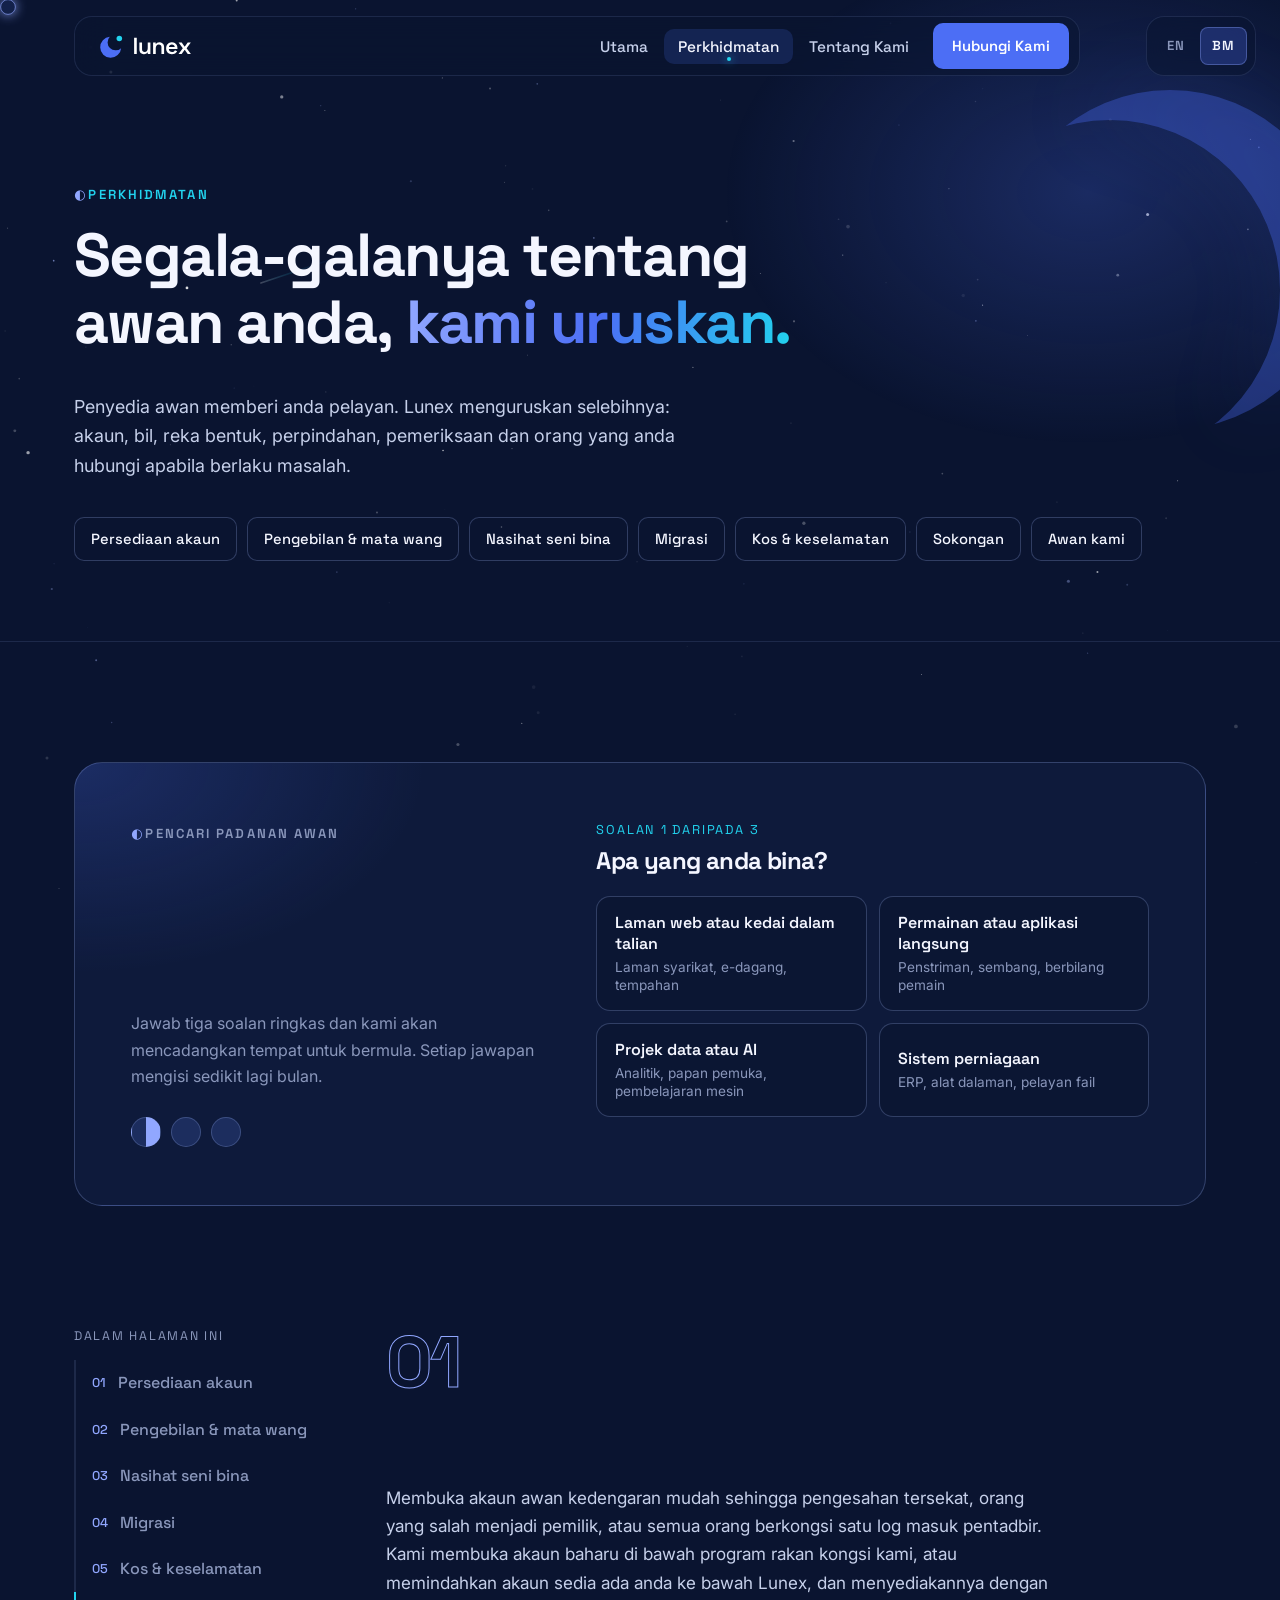
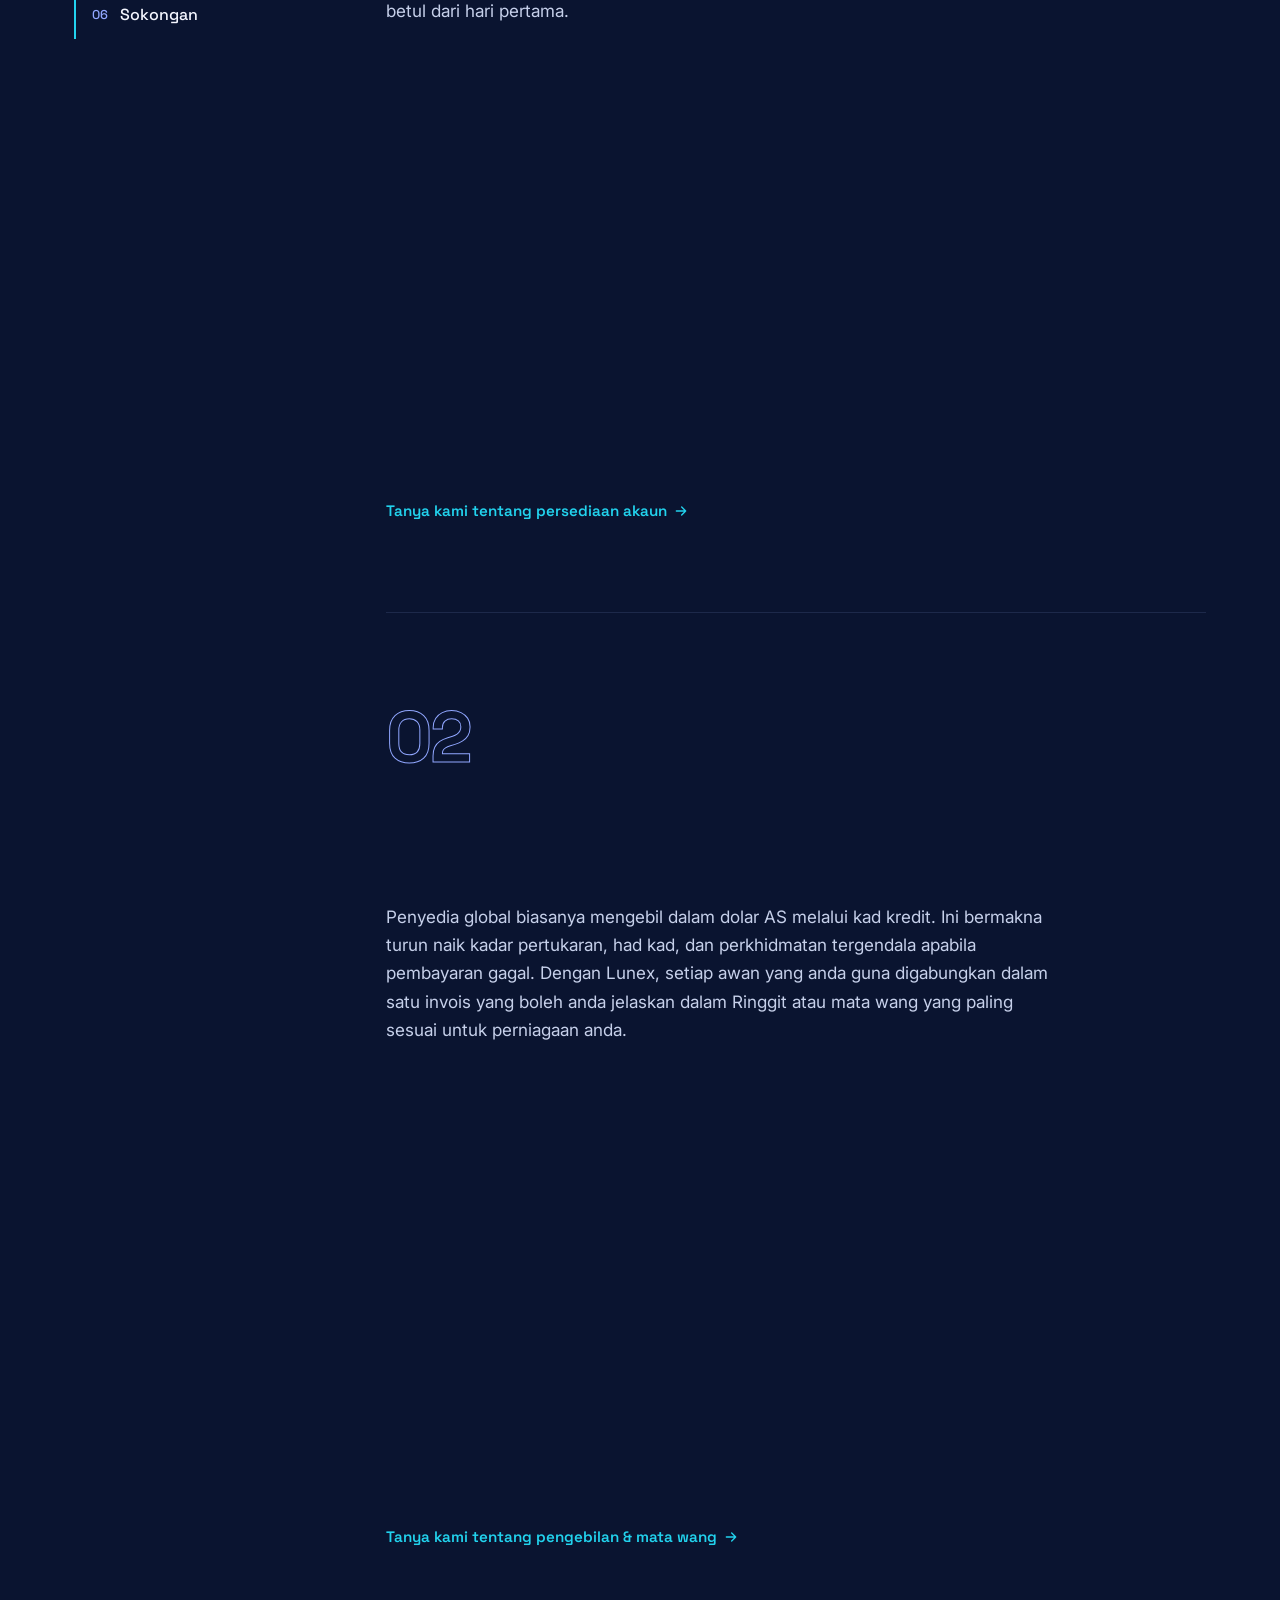
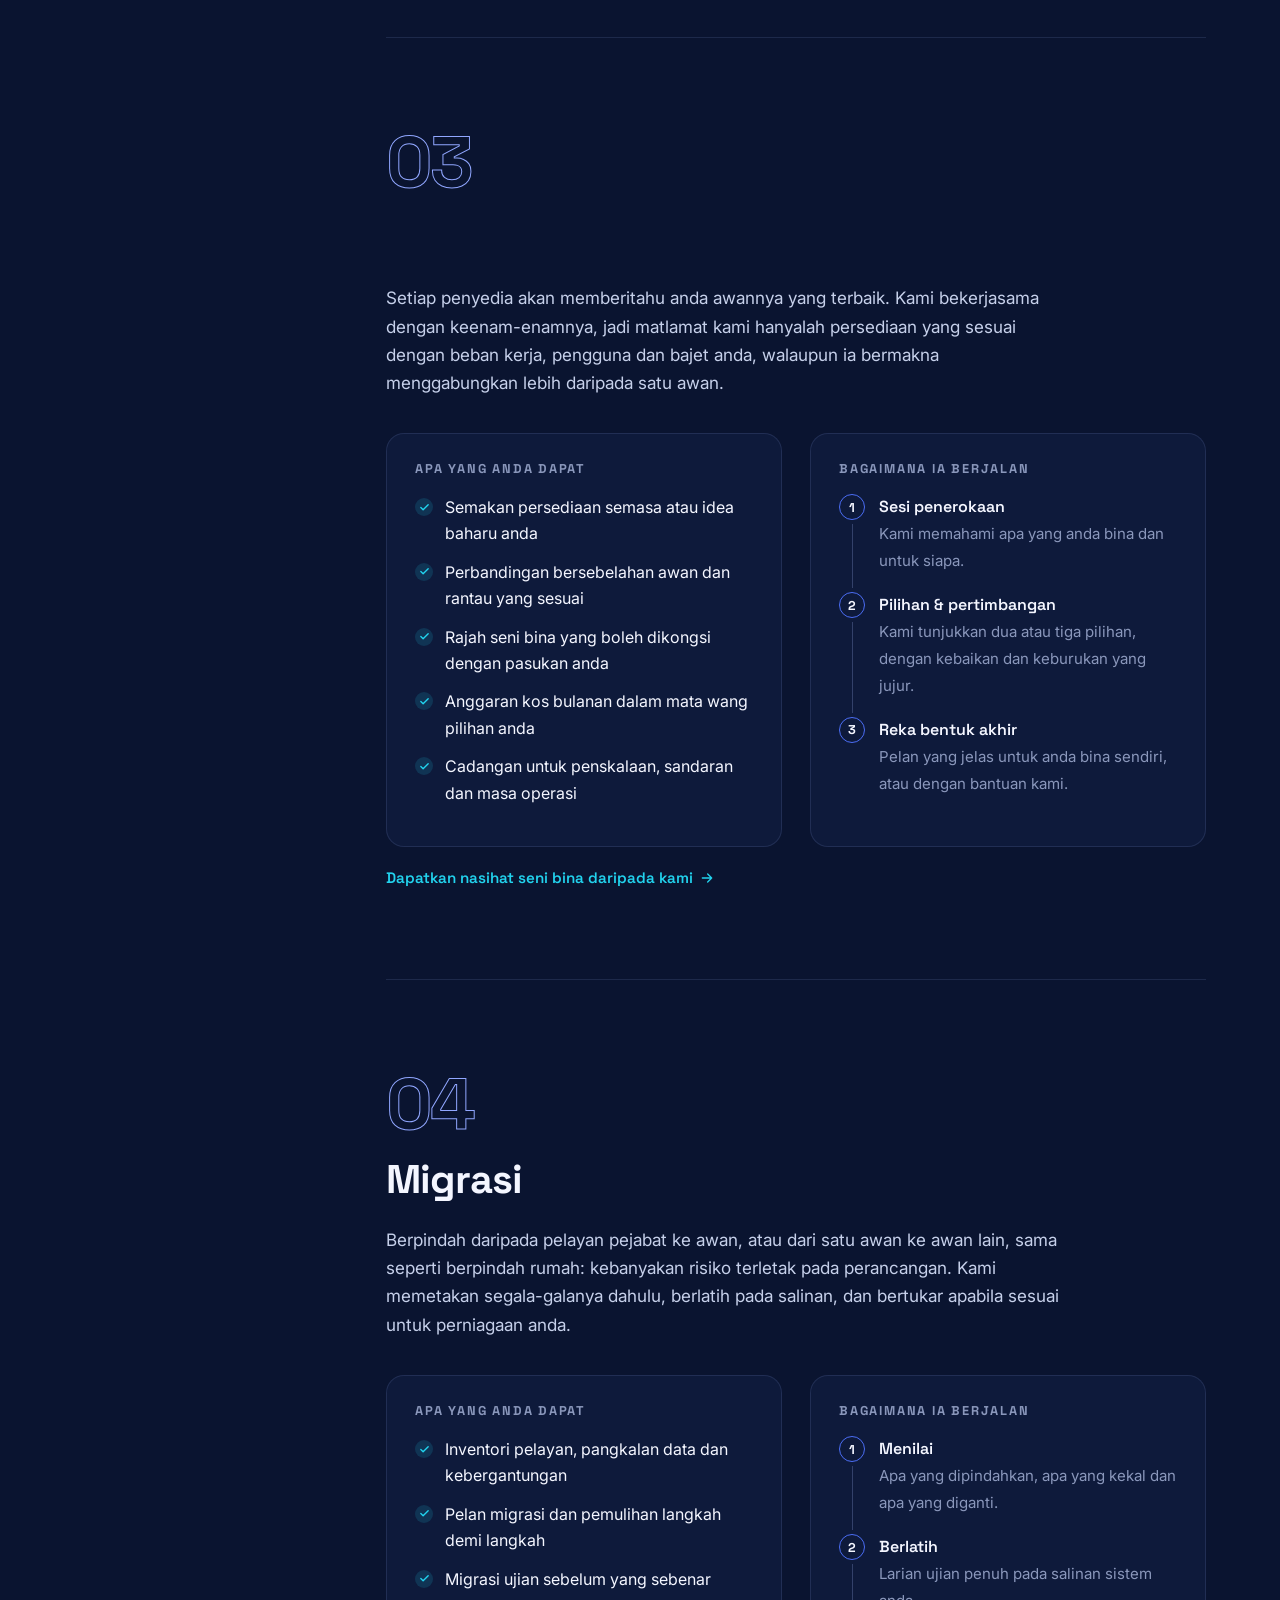
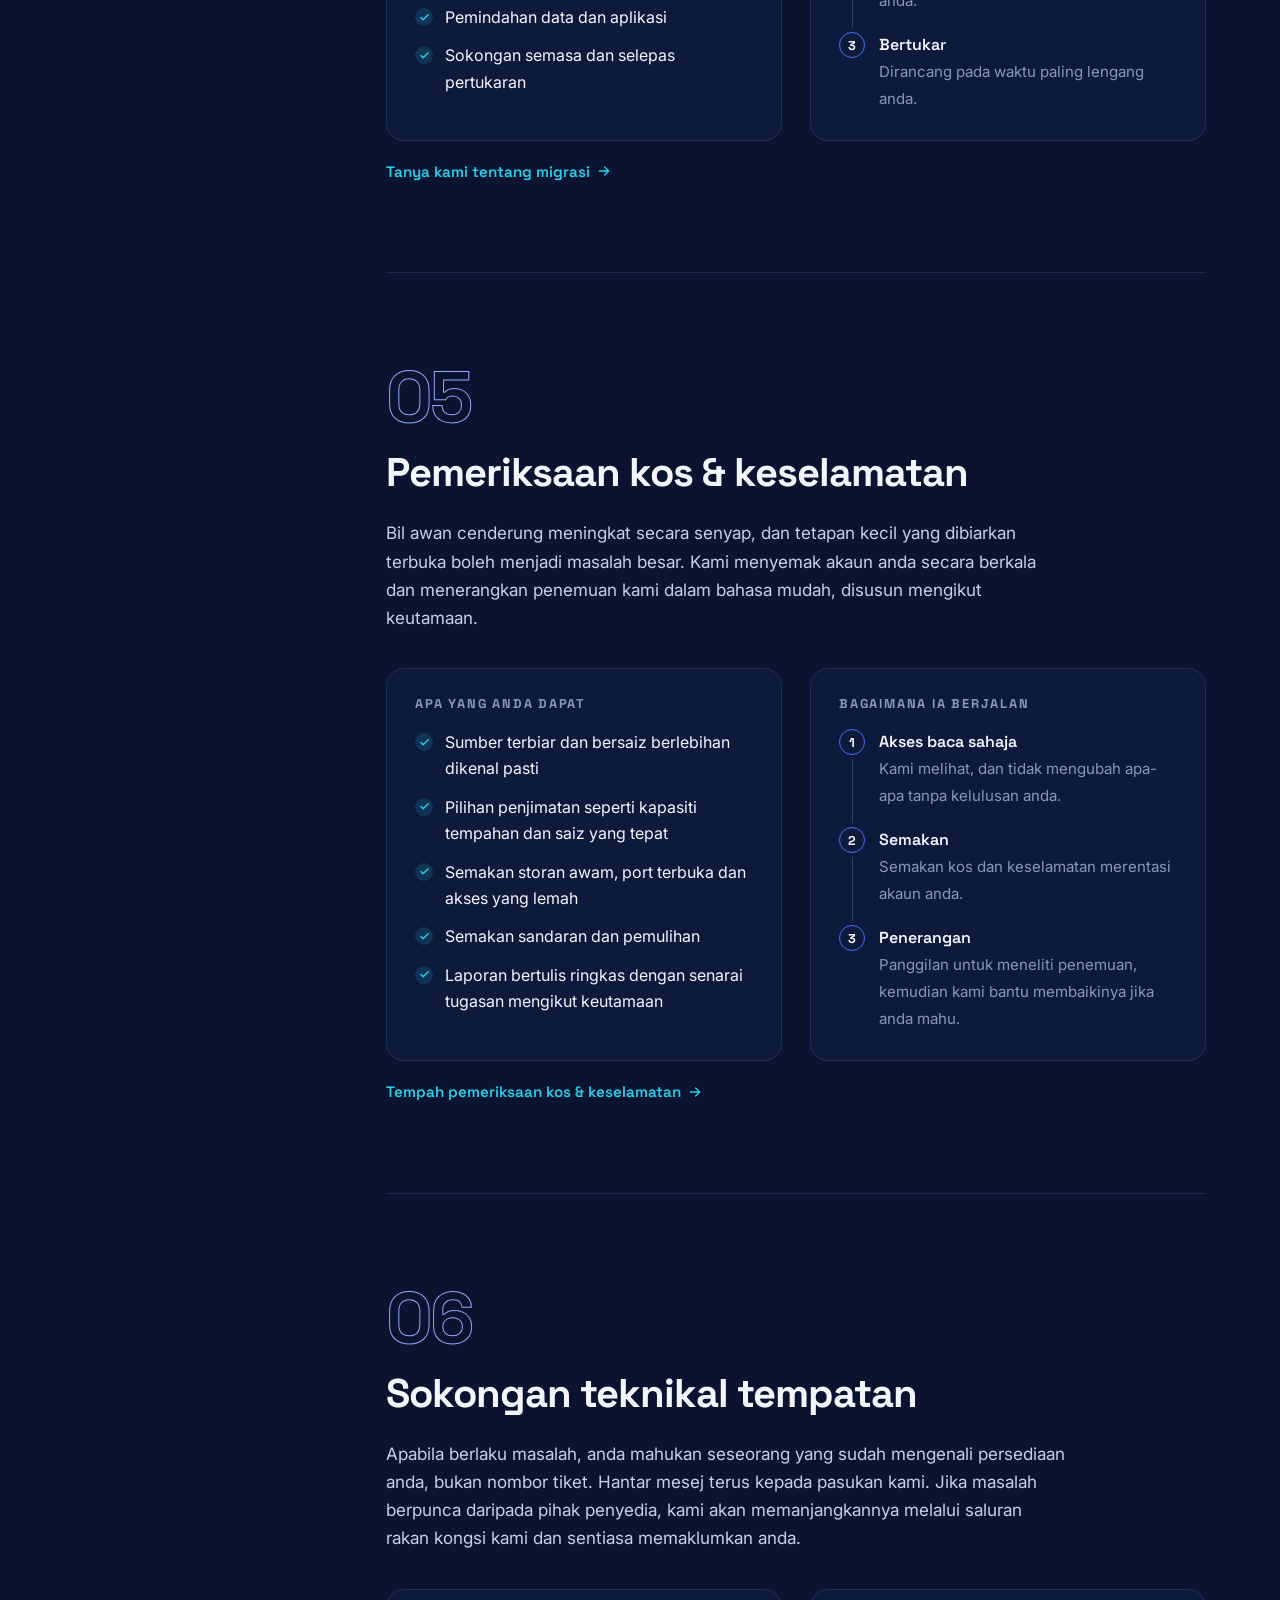
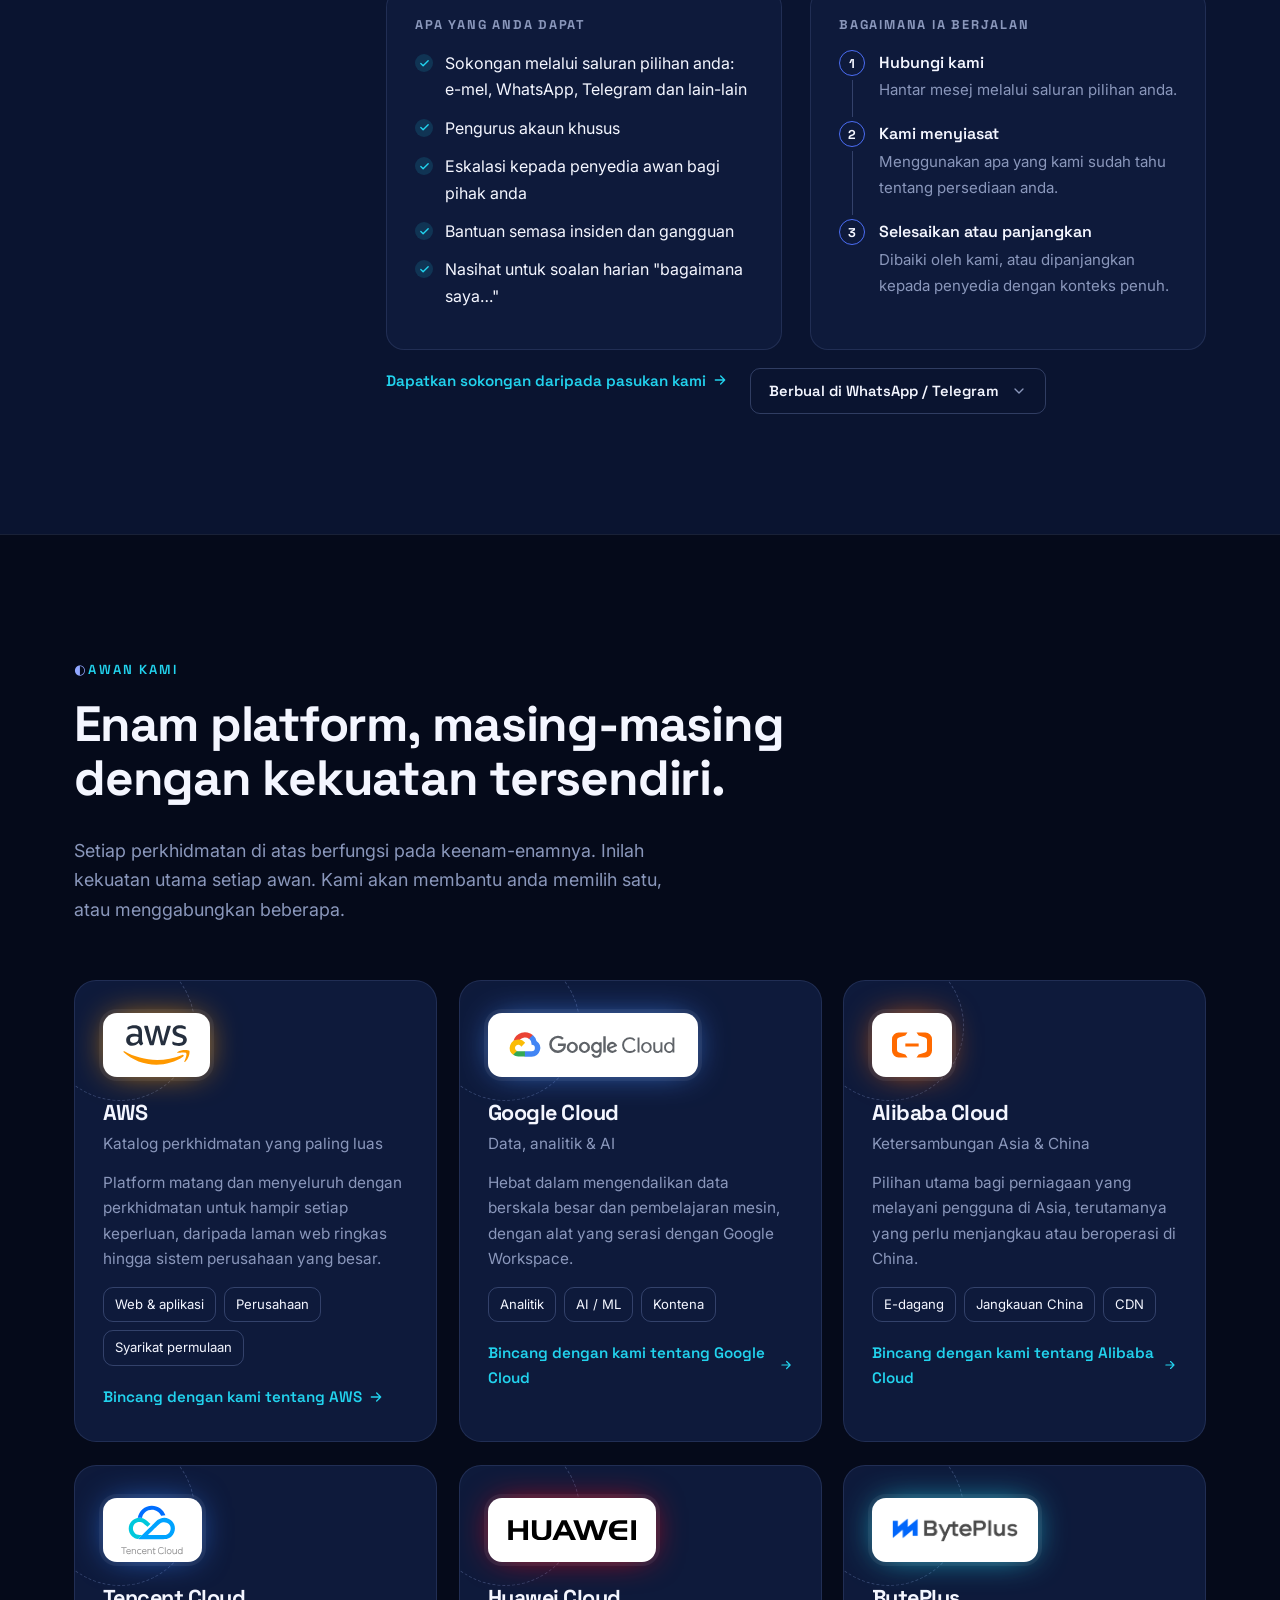
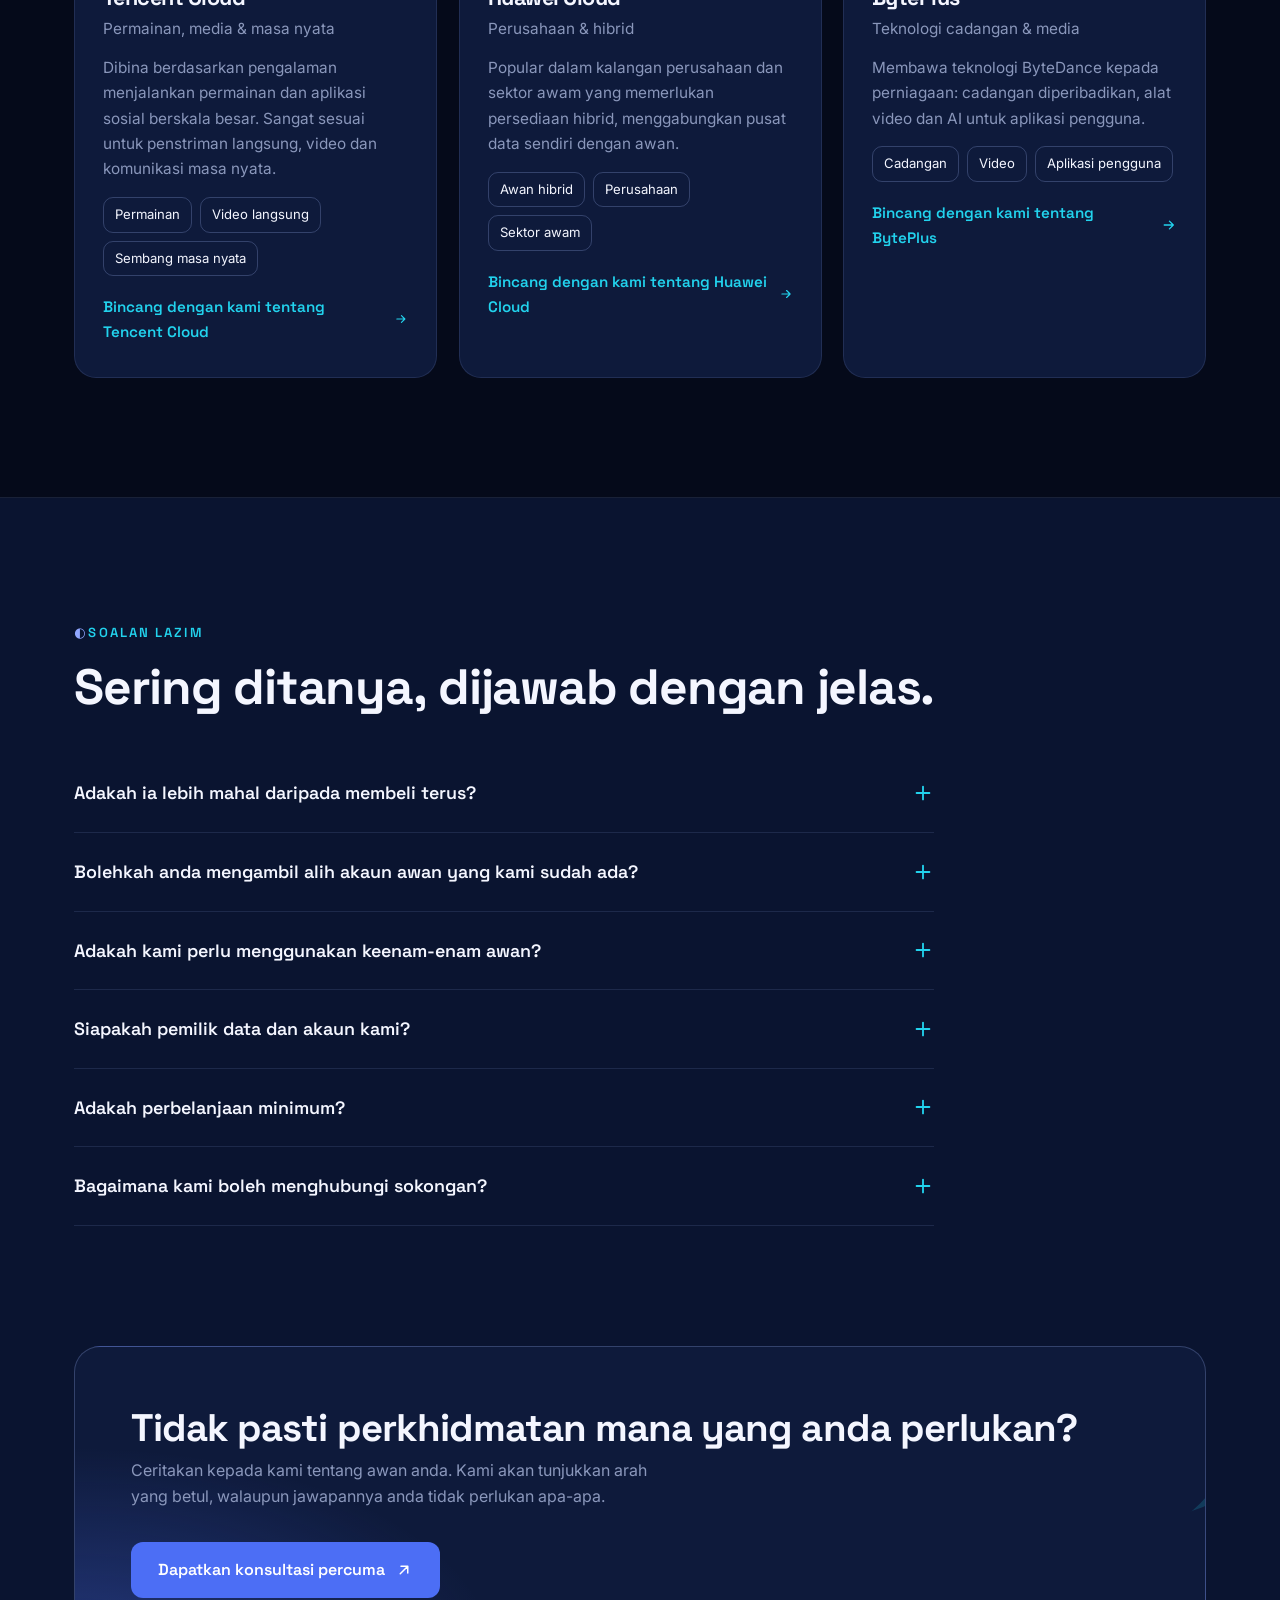
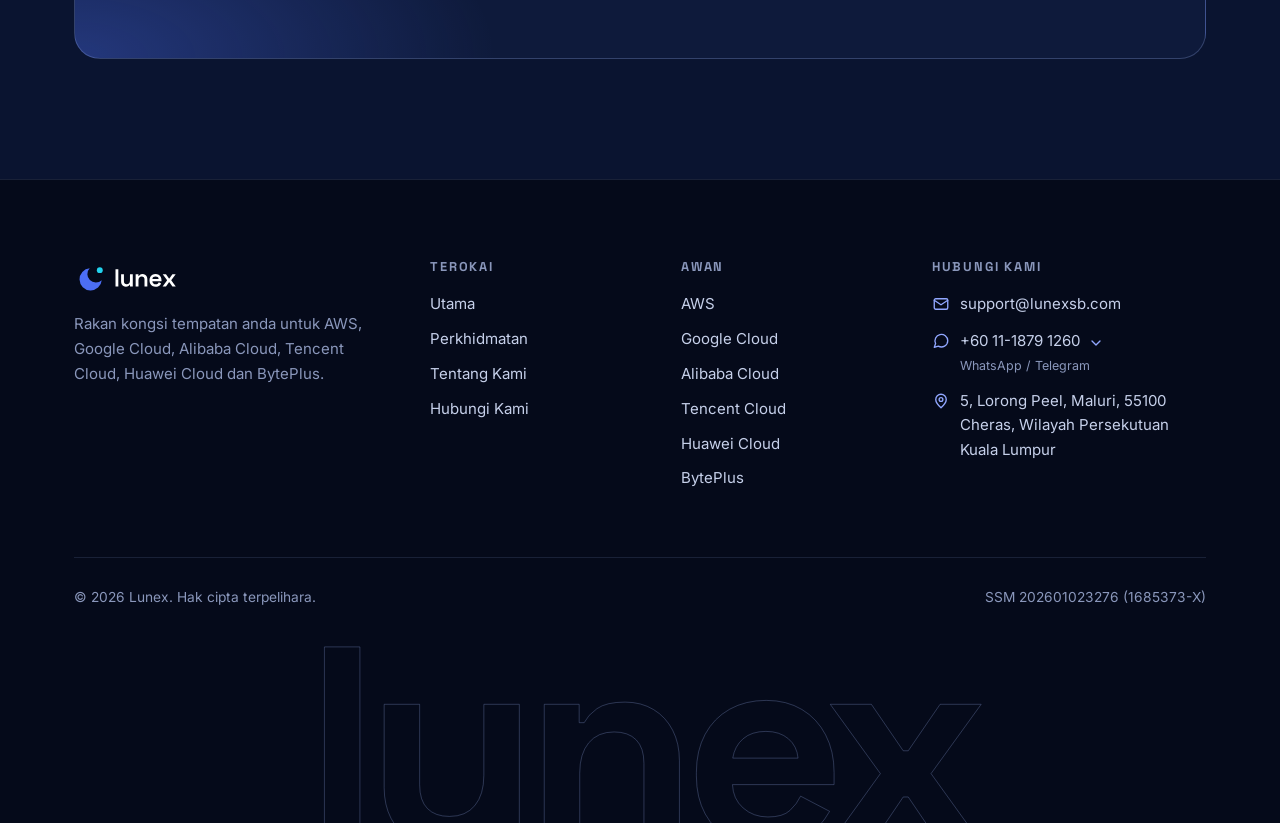
<file: bm/services.html>
<!DOCTYPE html>
<html lang="ms" data-root="../">
<head>
  <meta charset="UTF-8">
  <meta name="viewport" content="width=device-width, initial-scale=1">
  <title>Perkhidmatan | Rakan Kongsi Pelbagai Awan Lunex</title>
  <meta name="description" content="Persediaan akaun, pengebilan pelbagai mata wang, nasihat seni bina, migrasi, semakan kos dan keselamatan, serta sokongan tempatan untuk AWS, Google Cloud, Alibaba Cloud, Tencent Cloud, Huawei Cloud dan BytePlus.">
  <meta name="theme-color" content="#0a1430">
  <meta property="og:title" content="Perkhidmatan | Lunex">
  <meta property="og:description" content="Segala-galanya tentang awan anda, diuruskan oleh satu pasukan Malaysia.">
  <meta property="og:image" content="../assets/img/lunex-icon-512.png">
  <link rel="icon" href="../assets/img/favicon.svg" type="image/svg+xml">
  <link rel="icon" href="../assets/img/favicon-32.png" sizes="32x32" type="image/png">
  <link rel="apple-touch-icon" href="../assets/img/apple-touch-icon.png">
  <link rel="preconnect" href="https://fonts.googleapis.com">
  <link rel="preconnect" href="https://fonts.gstatic.com" crossorigin>
  <link href="https://fonts.googleapis.com/css2?family=Inter:wght@400;500;600&family=Space+Grotesk:wght@500;600;700&display=swap" rel="stylesheet">
  <link rel="stylesheet" href="../css/style.css?v=9">
  <link rel="alternate" hreflang="en" href="../services.html">
  <link rel="alternate" hreflang="ms" href="services.html">
  <script>(function(d){try{if(!matchMedia("(prefers-reduced-motion: reduce)").matches){var s=sessionStorage;if(s.getItem("lx-trans"))d.classList.add("page-entering");else if(!s.getItem("lx-intro"))d.classList.add("intro-pending");}}catch(e){}setTimeout(function(){d.classList.remove("page-entering","intro-pending")},3000)})(document.documentElement)</script>
</head>
<body>
  <a class="skip-link" href="#main">Langkau ke kandungan</a>

  <!-- ============ Floating header ============ -->
  <header class="site-header">
    <div class="container">
      <nav class="nav" aria-label="Navigasi utama">
        <a href="index.html" class="nav__logo" aria-label="Laman utama Lunex">
          <img src="../assets/img/lunex-logo-white.svg" alt="Lunex" width="99" height="34">
        </a>
        <ul class="nav__menu" id="nav-menu">
          <li><a class="nav__link" href="index.html">Utama</a></li>
          <li><a class="nav__link" href="services.html">Perkhidmatan</a></li>
          <li><a class="nav__link" href="about.html">Tentang Kami</a></li>
          <li class="nav__cta"><a class="btn btn--primary btn--sm" href="contact.html">Hubungi Kami</a></li>
        </ul>
        <button class="nav__toggle" type="button" aria-label="Buka menu" aria-expanded="false" aria-controls="nav-menu">
          <span></span><span></span><span></span>
        </button>
      </nav>
    </div>
    <div class="lang lang--float" role="group" aria-label="Bahasa / Language"><a class="lang__opt" data-lang="en" href="../services.html" hreflang="en">EN</a><a class="lang__opt is-on" data-lang="ms" href="services.html" hreflang="ms" aria-current="true">BM</a></div>
  </header>

  <main id="main">
    <!-- ============ Page hero ============ -->
    <section class="page-hero">
      <div class="container">
        <p class="kicker reveal">Perkhidmatan</p>
        <h1 class="reveal d1">Segala-galanya tentang awan anda, <span class="glow-text">kami uruskan.</span></h1>
        <p class="lead reveal d2">Penyedia awan memberi anda pelayan. Lunex menguruskan selebihnya: akaun, bil, reka bentuk, perpindahan, pemeriksaan dan orang yang anda hubungi apabila berlaku masalah.</p>
        <nav class="jump reveal d3" aria-label="Pergi ke perkhidmatan">
          <a href="#account">Persediaan akaun</a>
          <a href="#billing">Pengebilan &amp; mata wang</a>
          <a href="#consulting">Nasihat seni bina</a>
          <a href="#migration">Migrasi</a>
          <a href="#guard">Kos &amp; keselamatan</a>
          <a href="#support">Sokongan</a>
          <a href="#partners">Awan kami</a>
        </nav>
      </div>
    </section>

    <!-- ============ Cloud matchmaker ============ -->
    <section class="section" style="padding-bottom:0">
      <div class="container">
        <div class="match reveal" data-match>
          <div class="match__intro">
            <p class="kicker">Pencari padanan awan</p>
            <h2>Tidak pasti awan mana yang sesuai? Tanya bulan.</h2>
            <p>Jawab tiga soalan ringkas dan kami akan mencadangkan tempat untuk bermula. Setiap jawapan mengisi sedikit lagi bulan.</p>
            <div class="match__steps" aria-hidden="true"><span></span><span></span><span></span></div>
          </div>

          <div class="match__panel" aria-live="polite">
            <div class="match__q">
              <p class="match__count">Soalan 1 daripada 3</p>
              <h3>Apa yang anda bina?</h3>
              <div class="match__opts">
                <button class="match__opt" type="button" data-value="web" data-label="laman web atau kedai dalam talian">Laman web atau kedai dalam talian<small>Laman syarikat, e-dagang, tempahan</small></button>
                <button class="match__opt" type="button" data-value="live" data-label="permainan atau aplikasi langsung">Permainan atau aplikasi langsung<small>Penstriman, sembang, berbilang pemain</small></button>
                <button class="match__opt" type="button" data-value="data" data-label="projek data atau AI">Projek data atau AI<small>Analitik, papan pemuka, pembelajaran mesin</small></button>
                <button class="match__opt" type="button" data-value="biz" data-label="sistem perniagaan anda">Sistem perniagaan<small>ERP, alat dalaman, pelayan fail</small></button>
              </div>
            </div>
            <div class="match__q" hidden>
              <p class="match__count">Soalan 2 daripada 3</p>
              <h3>Di manakah kebanyakan pengguna anda?</h3>
              <div class="match__opts">
                <button class="match__opt" type="button" data-value="sea" data-label="di Malaysia dan Asia Tenggara">Malaysia &amp; Asia Tenggara<small>Pelanggan tempatan dan serantau</small></button>
                <button class="match__opt" type="button" data-value="china" data-label="di China">China<small>Pengguna di tanah besar China</small></button>
                <button class="match__opt" type="button" data-value="global" data-label="di seluruh dunia">Di seluruh dunia<small>Khalayak global</small></button>
              </div>
            </div>
            <div class="match__q" hidden>
              <p class="match__count">Soalan 3 daripada 3</p>
              <h3>Apa yang paling penting bagi anda?</h3>
              <div class="match__opts">
                <button class="match__opt" type="button" data-value="cost" data-label="kos">Mengekalkan kos yang rendah<small>Nilai terbaik untuk bajet</small></button>
                <button class="match__opt" type="button" data-value="easy" data-label="kemudahan">Mudah diurus<small>Pasukan kecil, persediaan mudah</small></button>
                <button class="match__opt" type="button" data-value="tech" data-label="ciri-ciri">Teknologi khusus<small>AI, video, perkhidmatan khas</small></button>
                <button class="match__opt" type="button" data-value="hybrid" data-label="hibrid">Berfungsi dengan pelayan kami sendiri<small>Persediaan hibrid atau peraturan ketat</small></button>
              </div>
            </div>
            <div class="match__result" hidden></div>
            <button class="match__back" type="button" hidden>&larr; Kembali</button>
          </div>
        </div>
      </div>
    </section>

    <!-- ============ Services detail ============ -->
    <section class="section">
      <div class="container svc-layout">
        <aside class="svc-nav" aria-label="Indeks perkhidmatan">
          <p>Dalam halaman ini</p>
          <a href="#account"><small>01</small>Persediaan akaun</a>
          <a href="#billing"><small>02</small>Pengebilan &amp; mata wang</a>
          <a href="#consulting"><small>03</small>Nasihat seni bina</a>
          <a href="#migration"><small>04</small>Migrasi</a>
          <a href="#guard"><small>05</small>Kos &amp; keselamatan</a>
          <a href="#support"><small>06</small>Sokongan</a>
        </aside>

        <div>
          <!-- 01 -->
          <article class="svc" id="account">
            <div class="svc__num" aria-hidden="true">01</div>
            <h2>Persediaan &amp; pemindahan akaun</h2>
            <p>Membuka akaun awan kedengaran mudah sehingga pengesahan tersekat, orang yang salah menjadi pemilik, atau semua orang berkongsi satu log masuk pentadbir. Kami membuka akaun baharu di bawah program rakan kongsi kami, atau memindahkan akaun sedia ada anda ke bawah Lunex, dan menyediakannya dengan betul dari hari pertama.</p>
            <div class="svc__grid">
              <div data-spotlight class="svc__box reveal">
                <h3>Apa yang anda dapat</h3>
                <ul class="ticks">
                  <li>Akaun baharu di mana-mana enam awan</li>
                  <li>Log masuk dan peranan berasingan untuk setiap ahli pasukan</li>
                  <li>Asas keselamatan: MFA, amaran dan log audit</li>
                  <li>Diskaun pelanggan untuk membantu mengurangkan kos awan anda</li>
                </ul>
              </div>
              <div data-spotlight class="svc__box reveal d1">
                <h3>Bagaimana ia berjalan</h3>
                <ol class="flow">
                  <li><strong>Beritahu kami siapa yang perlukan akses</strong><span>Butiran syarikat dan senarai pasukan anda.</span></li>
                  <li><strong>Kami buka atau pindahkan</strong><span>Kami uruskan dokumen dan semakan pihak penyedia.</span></li>
                  <li><strong>Penyerahan</strong><span>Anda menerima log masuk, berserta panduan ringkas tentang siapa boleh buat apa.</span></li>
                </ol>
              </div>
            </div>
            <a class="inline-link" href="contact.html?topic=New%20account%20setup">Tanya kami tentang persediaan akaun <svg viewBox="0 0 24 24" fill="none" stroke="currentColor" stroke-width="2" stroke-linecap="round" stroke-linejoin="round" aria-hidden="true"><path d="M5 12h14M13 6l6 6-6 6"/></svg></a>
          </article>

          <!-- 02 -->
          <article class="svc" id="billing">
            <div class="svc__num" aria-hidden="true">02</div>
            <h2>Pengebilan &amp; tambah nilai dalam mata wang anda</h2>
            <p>Penyedia global biasanya mengebil dalam dolar AS melalui kad kredit. Ini bermakna turun naik kadar pertukaran, had kad, dan perkhidmatan tergendala apabila pembayaran gagal. Dengan Lunex, setiap awan yang anda guna digabungkan dalam satu invois yang boleh anda jelaskan dalam Ringgit atau mata wang yang paling sesuai untuk perniagaan anda.</p>
            <div class="svc__grid">
              <div data-spotlight class="svc__box reveal">
                <h3>Apa yang anda dapat</h3>
                <ul class="ticks">
                  <li>Satu invois bulanan merangkumi semua awan</li>
                  <li>Jelaskan dalam MYR, USD atau mata wang lain yang disokong</li>
                  <li>Pembayaran melalui pindahan bank</li>
                  <li>Pilihan tambah nilai prabayar untuk bajet yang lebih ketat</li>
                  <li>Laporan perbelanjaan bulanan, dipecahkan mengikut projek</li>
                  <li>Amaran bajet sebelum kos melebihi had</li>
                </ul>
              </div>
              <div data-spotlight class="svc__box reveal d1">
                <h3>Bagaimana ia berjalan</h3>
                <ol class="flow">
                  <li><strong>Pautkan akaun anda</strong><span>Akaun awan anda dibilkan melalui Lunex.</span></li>
                  <li><strong>Guna seperti biasa</strong><span>Tiada apa yang berubah untuk jurutera anda.</span></li>
                  <li><strong>Bayar satu invois</strong><span>Dalam mata wang pilihan anda setiap bulan, dengan laporan penggunaan yang jelas.</span></li>
                </ol>
              </div>
            </div>
            <a class="inline-link" href="contact.html?topic=Billing%20%26%20payment%20%2F%20transfer%20accounts">Tanya kami tentang pengebilan &amp; mata wang<svg viewBox="0 0 24 24" fill="none" stroke="currentColor" stroke-width="2" stroke-linecap="round" stroke-linejoin="round" aria-hidden="true"><path d="M5 12h14M13 6l6 6-6 6"/></svg></a>
          </article>

          <!-- 03 -->
          <article class="svc" id="consulting">
            <div class="svc__num" aria-hidden="true">03</div>
            <h2>Nasihat seni bina</h2>
            <p>Setiap penyedia akan memberitahu anda awannya yang terbaik. Kami bekerjasama dengan keenam-enamnya, jadi matlamat kami hanyalah persediaan yang sesuai dengan beban kerja, pengguna dan bajet anda, walaupun ia bermakna menggabungkan lebih daripada satu awan.</p>
            <div class="svc__grid">
              <div data-spotlight class="svc__box reveal">
                <h3>Apa yang anda dapat</h3>
                <ul class="ticks">
                  <li>Semakan persediaan semasa atau idea baharu anda</li>
                  <li>Perbandingan bersebelahan awan dan rantau yang sesuai</li>
                  <li>Rajah seni bina yang boleh dikongsi dengan pasukan anda</li>
                  <li>Anggaran kos bulanan dalam mata wang pilihan anda</li>
                  <li>Cadangan untuk penskalaan, sandaran dan masa operasi</li>
                </ul>
              </div>
              <div data-spotlight class="svc__box reveal d1">
                <h3>Bagaimana ia berjalan</h3>
                <ol class="flow">
                  <li><strong>Sesi penerokaan</strong><span>Kami memahami apa yang anda bina dan untuk siapa.</span></li>
                  <li><strong>Pilihan &amp; pertimbangan</strong><span>Kami tunjukkan dua atau tiga pilihan, dengan kebaikan dan keburukan yang jujur.</span></li>
                  <li><strong>Reka bentuk akhir</strong><span>Pelan yang jelas untuk anda bina sendiri, atau dengan bantuan kami.</span></li>
                </ol>
              </div>
            </div>
            <a class="inline-link" href="contact.html?topic=Architecture%20advice">Dapatkan nasihat seni bina daripada kami <svg viewBox="0 0 24 24" fill="none" stroke="currentColor" stroke-width="2" stroke-linecap="round" stroke-linejoin="round" aria-hidden="true"><path d="M5 12h14M13 6l6 6-6 6"/></svg></a>
          </article>

          <!-- 04 -->
          <article class="svc" id="migration">
            <div class="svc__num" aria-hidden="true">04</div>
            <h2>Migrasi</h2>
            <p>Berpindah daripada pelayan pejabat ke awan, atau dari satu awan ke awan lain, sama seperti berpindah rumah: kebanyakan risiko terletak pada perancangan. Kami memetakan segala-galanya dahulu, berlatih pada salinan, dan bertukar apabila sesuai untuk perniagaan anda.</p>
            <div class="svc__grid">
              <div data-spotlight class="svc__box reveal">
                <h3>Apa yang anda dapat</h3>
                <ul class="ticks">
                  <li>Inventori pelayan, pangkalan data dan kebergantungan</li>
                  <li>Pelan migrasi dan pemulihan langkah demi langkah</li>
                  <li>Migrasi ujian sebelum yang sebenar</li>
                  <li>Pemindahan data dan aplikasi</li>
                  <li>Sokongan semasa dan selepas pertukaran</li>
                </ul>
              </div>
              <div data-spotlight class="svc__box reveal d1">
                <h3>Bagaimana ia berjalan</h3>
                <ol class="flow">
                  <li><strong>Menilai</strong><span>Apa yang dipindahkan, apa yang kekal dan apa yang diganti.</span></li>
                  <li><strong>Berlatih</strong><span>Larian ujian penuh pada salinan sistem anda.</span></li>
                  <li><strong>Bertukar</strong><span>Dirancang pada waktu paling lengang anda.</span></li>
                </ol>
              </div>
            </div>
            <a class="inline-link" href="contact.html?topic=Migration">Tanya kami tentang migrasi <svg viewBox="0 0 24 24" fill="none" stroke="currentColor" stroke-width="2" stroke-linecap="round" stroke-linejoin="round" aria-hidden="true"><path d="M5 12h14M13 6l6 6-6 6"/></svg></a>
          </article>

          <!-- 05 -->
          <article class="svc" id="guard">
            <div class="svc__num" aria-hidden="true">05</div>
            <h2>Pemeriksaan kos &amp; keselamatan</h2>
            <p>Bil awan cenderung meningkat secara senyap, dan tetapan kecil yang dibiarkan terbuka boleh menjadi masalah besar. Kami menyemak akaun anda secara berkala dan menerangkan penemuan kami dalam bahasa mudah, disusun mengikut keutamaan.</p>
            <div class="svc__grid">
              <div data-spotlight class="svc__box reveal">
                <h3>Apa yang anda dapat</h3>
                <ul class="ticks">
                  <li>Sumber terbiar dan bersaiz berlebihan dikenal pasti</li>
                  <li>Pilihan penjimatan seperti kapasiti tempahan dan saiz yang tepat</li>
                  <li>Semakan storan awam, port terbuka dan akses yang lemah</li>
                  <li>Semakan sandaran dan pemulihan</li>
                  <li>Laporan bertulis ringkas dengan senarai tugasan mengikut keutamaan</li>
                </ul>
              </div>
              <div data-spotlight class="svc__box reveal d1">
                <h3>Bagaimana ia berjalan</h3>
                <ol class="flow">
                  <li><strong>Akses baca sahaja</strong><span>Kami melihat, dan tidak mengubah apa-apa tanpa kelulusan anda.</span></li>
                  <li><strong>Semakan</strong><span>Semakan kos dan keselamatan merentasi akaun anda.</span></li>
                  <li><strong>Penerangan</strong><span>Panggilan untuk meneliti penemuan, kemudian kami bantu membaikinya jika anda mahu.</span></li>
                </ol>
              </div>
            </div>
            <a class="inline-link" href="contact.html?topic=Cost%20%26%20security%20check-up">Tempah pemeriksaan kos &amp; keselamatan <svg viewBox="0 0 24 24" fill="none" stroke="currentColor" stroke-width="2" stroke-linecap="round" stroke-linejoin="round" aria-hidden="true"><path d="M5 12h14M13 6l6 6-6 6"/></svg></a>
          </article>

          <!-- 06 -->
          <article class="svc" id="support">
            <div class="svc__num" aria-hidden="true">06</div>
            <h2>Sokongan teknikal tempatan</h2>
            <p>Apabila berlaku masalah, anda mahukan seseorang yang sudah mengenali persediaan anda, bukan nombor tiket. Hantar mesej terus kepada pasukan kami. Jika masalah berpunca daripada pihak penyedia, kami akan memanjangkannya melalui saluran rakan kongsi kami dan sentiasa memaklumkan anda.</p>
            <div class="svc__grid">
              <div data-spotlight class="svc__box reveal">
                <h3>Apa yang anda dapat</h3>
                <ul class="ticks">
                  <li>Sokongan melalui saluran pilihan anda: e-mel, WhatsApp, Telegram dan lain-lain</li>
                  <li>Pengurus akaun khusus</li>
                  <li>Eskalasi kepada penyedia awan bagi pihak anda</li>
                  <li>Bantuan semasa insiden dan gangguan</li>
                  <li>Nasihat untuk soalan harian "bagaimana saya…"</li>
                </ul>
              </div>
              <div data-spotlight class="svc__box reveal d1">
                <h3>Bagaimana ia berjalan</h3>
                <ol class="flow">
                  <li><strong>Hubungi kami</strong><span>Hantar mesej melalui saluran pilihan anda.</span></li>
                  <li><strong>Kami menyiasat</strong><span>Menggunakan apa yang kami sudah tahu tentang persediaan anda.</span></li>
                  <li><strong>Selesaikan atau panjangkan</strong><span>Dibaiki oleh kami, atau dipanjangkan kepada penyedia dengan konteks penuh.</span></li>
                </ol>
              </div>
            </div>
            <a class="inline-link" href="contact.html?topic=Technical%20support">Dapatkan sokongan daripada pasukan kami <svg viewBox="0 0 24 24" fill="none" stroke="currentColor" stroke-width="2" stroke-linecap="round" stroke-linejoin="round" aria-hidden="true"><path d="M5 12h14M13 6l6 6-6 6"/></svg></a>
            <div class="chat chat--btn" data-chat>
              <button class="btn btn--line btn--sm chat__toggle" type="button" aria-expanded="false" aria-controls="chat-menu-support" aria-haspopup="true">Berbual di WhatsApp / Telegram<svg class="chat__chev" viewBox="0 0 24 24" fill="none" stroke="currentColor" stroke-width="2" stroke-linecap="round" stroke-linejoin="round" aria-hidden="true"><path d="m6 9 6 6 6-6"/></svg></button>
              <div class="chat__menu" id="chat-menu-support" role="menu" aria-label="Pilih cara untuk berbual" hidden>
                <a class="chat__opt" role="menuitem" href="https://wa.me/601118791260" target="_blank" rel="noopener"><span class="chat__badge chat__badge--wa"><svg viewBox="0 0 24 24" fill="none" stroke="currentColor" stroke-width="2" stroke-linecap="round" stroke-linejoin="round" aria-hidden="true"><path d="M21 11.5a8.4 8.4 0 0 1-12.6 7.3L3 20.5l1.8-5.2A8.5 8.5 0 1 1 21 11.5Z"/><path d="M9 9.5c.4 1.8 1.7 3.3 3.5 4l1.2-1.1 1.8.8-.5 1.6c-3.3-.3-6-3-6.3-6.3l1.6-.5.8 1.8Z" fill="currentColor" stroke="none"/></svg></span><span>WhatsApp<small>Berbual dengan kami di WhatsApp</small></span></a>
                <a class="chat__opt" role="menuitem" href="https://t.me/+601118791260" target="_blank" rel="noopener"><span class="chat__badge chat__badge--tg"><svg viewBox="0 0 24 24" fill="none" stroke="currentColor" stroke-width="2" stroke-linecap="round" stroke-linejoin="round" aria-hidden="true"><path d="M21.5 3.5 2.5 11l6.5 2.2 2.2 6.8 3.3-4.2 5.5 4 1.5-16.3Z"/><path d="M9 13.2 18 7"/></svg></span><span>Telegram<small>Hantar mesej kepada kami di Telegram</small></span></a>
              </div>
            </div>
          </article>
        </div>
      </div>
    </section>

    <!-- ============ Cloud partners ============ -->
    <section class="section section--deep" id="partners">
      <div class="container">
        <p class="kicker">Awan kami</p>
        <h2 class="h-lg">Enam platform, masing-masing<br>dengan kekuatan tersendiri.</h2>
        <p class="lead">Setiap perkhidmatan di atas berfungsi pada keenam-enamnya. Inilah kekuatan utama setiap awan. Kami akan membantu anda memilih satu, atau menggabungkan beberapa.</p>

        <div class="planets">
          <article data-spotlight class="planet reveal" style="--c:#ff9900" id="aws">
            <div class="planet__orb"><img src="../assets/img/clouds/aws.svg" alt="Logo AWS"></div>
            <h3>AWS</h3>
            <p class="planet__known">Katalog perkhidmatan yang paling luas</p>
            <p>Platform matang dan menyeluruh dengan perkhidmatan untuk hampir setiap keperluan, daripada laman web ringkas hingga sistem perusahaan yang besar.</p>
            <ul class="mc__chips"><li>Web &amp; aplikasi</li><li>Perusahaan</li><li>Syarikat permulaan</li></ul>
            <a class="inline-link" href="contact.html?cloud=AWS">Bincang dengan kami tentang AWS <svg viewBox="0 0 24 24" fill="none" stroke="currentColor" stroke-width="2" stroke-linecap="round" stroke-linejoin="round" aria-hidden="true"><path d="M5 12h14M13 6l6 6-6 6"/></svg></a>
          </article>
          <article data-spotlight class="planet reveal d1" style="--c:#4285f4" id="google-cloud">
            <div class="planet__orb"><img src="../assets/img/clouds/google-cloud.svg" alt="Logo Google Cloud"></div>
            <h3>Google Cloud</h3>
            <p class="planet__known">Data, analitik &amp; AI</p>
            <p>Hebat dalam mengendalikan data berskala besar dan pembelajaran mesin, dengan alat yang serasi dengan Google Workspace.</p>
            <ul class="mc__chips"><li>Analitik</li><li>AI / ML</li><li>Kontena</li></ul>
            <a class="inline-link" href="contact.html?cloud=Google%20Cloud">Bincang dengan kami tentang Google Cloud <svg viewBox="0 0 24 24" fill="none" stroke="currentColor" stroke-width="2" stroke-linecap="round" stroke-linejoin="round" aria-hidden="true"><path d="M5 12h14M13 6l6 6-6 6"/></svg></a>
          </article>
          <article data-spotlight class="planet reveal d2" style="--c:#ff6a00" id="alibaba-cloud">
            <div class="planet__orb"><img src="../assets/img/clouds/alibaba-cloud.svg" alt="Logo Alibaba Cloud"></div>
            <h3>Alibaba Cloud</h3>
            <p class="planet__known">Ketersambungan Asia &amp; China</p>
            <p>Pilihan utama bagi perniagaan yang melayani pengguna di Asia, terutamanya yang perlu menjangkau atau beroperasi di China.</p>
            <ul class="mc__chips"><li>E-dagang</li><li>Jangkauan China</li><li>CDN</li></ul>
            <a class="inline-link" href="contact.html?cloud=Alibaba%20Cloud">Bincang dengan kami tentang Alibaba Cloud <svg viewBox="0 0 24 24" fill="none" stroke="currentColor" stroke-width="2" stroke-linecap="round" stroke-linejoin="round" aria-hidden="true"><path d="M5 12h14M13 6l6 6-6 6"/></svg></a>
          </article>
          <article data-spotlight class="planet reveal" style="--c:#2f7cf6" id="tencent-cloud">
            <div class="planet__orb"><img src="../assets/img/clouds/tencent-cloud.svg" alt="Logo Tencent Cloud" style="transform:scale(1.55)"></div>
            <h3>Tencent Cloud</h3>
            <p class="planet__known">Permainan, media &amp; masa nyata</p>
            <p>Dibina berdasarkan pengalaman menjalankan permainan dan aplikasi sosial berskala besar. Sangat sesuai untuk penstriman langsung, video dan komunikasi masa nyata.</p>
            <ul class="mc__chips"><li>Permainan</li><li>Video langsung</li><li>Sembang masa nyata</li></ul>
            <a class="inline-link" href="contact.html?cloud=Tencent%20Cloud">Bincang dengan kami tentang Tencent Cloud <svg viewBox="0 0 24 24" fill="none" stroke="currentColor" stroke-width="2" stroke-linecap="round" stroke-linejoin="round" aria-hidden="true"><path d="M5 12h14M13 6l6 6-6 6"/></svg></a>
          </article>
          <article data-spotlight class="planet reveal d1" style="--c:#e60012" id="huawei-cloud">
            <div class="planet__orb"><img src="../assets/img/clouds/huawei-cloud.svg" alt="Logo Huawei Cloud" style="height:52%"></div>
            <h3>Huawei Cloud</h3>
            <p class="planet__known">Perusahaan &amp; hibrid</p>
            <p>Popular dalam kalangan perusahaan dan sektor awam yang memerlukan persediaan hibrid, menggabungkan pusat data sendiri dengan awan.</p>
            <ul class="mc__chips"><li>Awan hibrid</li><li>Perusahaan</li><li>Sektor awam</li></ul>
            <a class="inline-link" href="contact.html?cloud=Huawei%20Cloud">Bincang dengan kami tentang Huawei Cloud <svg viewBox="0 0 24 24" fill="none" stroke="currentColor" stroke-width="2" stroke-linecap="round" stroke-linejoin="round" aria-hidden="true"><path d="M5 12h14M13 6l6 6-6 6"/></svg></a>
          </article>
          <article data-spotlight class="planet reveal d2" style="--c:#22d3ee" id="byteplus">
            <div class="planet__orb"><img src="../assets/img/clouds/byteplus.png" alt="Logo BytePlus" style="height:62%"></div>
            <h3>BytePlus</h3>
            <p class="planet__known">Teknologi cadangan &amp; media</p>
            <p>Membawa teknologi ByteDance kepada perniagaan: cadangan diperibadikan, alat video dan AI untuk aplikasi pengguna.</p>
            <ul class="mc__chips"><li>Cadangan</li><li>Video</li><li>Aplikasi pengguna</li></ul>
            <a class="inline-link" href="contact.html?cloud=BytePlus">Bincang dengan kami tentang BytePlus <svg viewBox="0 0 24 24" fill="none" stroke="currentColor" stroke-width="2" stroke-linecap="round" stroke-linejoin="round" aria-hidden="true"><path d="M5 12h14M13 6l6 6-6 6"/></svg></a>
          </article>
        </div>
      </div>
    </section>

    <!-- ============ FAQ ============ -->
    <section class="section">
      <div class="container">
        <p class="kicker">Soalan lazim</p>
        <h2 class="h-lg" style="margin-bottom:40px">Sering ditanya, dijawab dengan jelas.</h2>
        <div class="faq">
          <div class="faq__item">
            <button class="faq__q" aria-expanded="false" aria-controls="faq-1">Adakah ia lebih mahal daripada membeli terus?<svg viewBox="0 0 24 24" fill="none" stroke="currentColor" stroke-width="2" stroke-linecap="round" aria-hidden="true"><path d="M12 5v14M5 12h14"/></svg></button>
            <div class="faq__a" id="faq-1"><p>Anda membayar penggunaan awan berdasarkan harga penyedia itu sendiri. Sebarang yuran perkhidmatan Lunex dinyatakan dengan jelas dalam sebut harga anda sebelum anda bersetuju, jadi tiada caj tersembunyi.</p></div>
          </div>
          <div class="faq__item">
            <button class="faq__q" aria-expanded="false" aria-controls="faq-2">Bolehkah anda mengambil alih akaun awan yang kami sudah ada?<svg viewBox="0 0 24 24" fill="none" stroke="currentColor" stroke-width="2" stroke-linecap="round" aria-hidden="true"><path d="M12 5v14M5 12h14"/></svg></button>
            <div class="faq__a" id="faq-2"><p>Ya. Dalam kebanyakan kes, akaun sedia ada boleh dipindahkan ke bawah Lunex untuk pengebilan dan sokongan tanpa mengubah pelayan, data atau tetapan anda. Kami merancang setiap pemindahan bersama anda supaya sebarang gangguan dapat dikurangkan.</p></div>
          </div>
          <div class="faq__item">
            <button class="faq__q" aria-expanded="false" aria-controls="faq-3">Adakah kami perlu menggunakan keenam-enam awan?<svg viewBox="0 0 24 24" fill="none" stroke="currentColor" stroke-width="2" stroke-linecap="round" aria-hidden="true"><path d="M12 5v14M5 12h14"/></svg></button>
            <div class="faq__a" id="faq-3"><p>Sama sekali tidak. Kebanyakan pelanggan menggunakan satu atau dua. Dengan keenam-enamnya tersedia, kami boleh mengesyorkan yang paling sesuai, dan menambah yang lain kemudian jika keperluan anda berubah.</p></div>
          </div>
          <div class="faq__item">
            <button class="faq__q" aria-expanded="false" aria-controls="faq-4">Siapakah pemilik data dan akaun kami?<svg viewBox="0 0 24 24" fill="none" stroke="currentColor" stroke-width="2" stroke-linecap="round" aria-hidden="true"><path d="M12 5v14M5 12h14"/></svg></button>
            <div class="faq__a" id="faq-4"><p>Anda. Lunex menguruskan pengebilan dan membantu mengurus akaun anda, tetapi data, aplikasi dan tetapan anda sentiasa milik anda.</p></div>
          </div>
          <div class="faq__item">
            <button class="faq__q" aria-expanded="false" aria-controls="faq-5">Adakah perbelanjaan minimum?<svg viewBox="0 0 24 24" fill="none" stroke="currentColor" stroke-width="2" stroke-linecap="round" aria-hidden="true"><path d="M12 5v14M5 12h14"/></svg></button>
            <div class="faq__a" id="faq-5"><p>Berbincang dengan kami adalah percuma. Sesetengah perkhidmatan atau program penyedia mempunyai syarat tersendiri, dan kami akan memaklumkannya lebih awal, sebelum anda menandatangani apa-apa.</p></div>
          </div>
          <div class="faq__item">
            <button class="faq__q" aria-expanded="false" aria-controls="faq-6">Bagaimana kami boleh menghubungi sokongan?<svg viewBox="0 0 24 24" fill="none" stroke="currentColor" stroke-width="2" stroke-linecap="round" aria-hidden="true"><path d="M12 5v14M5 12h14"/></svg></button>
            <div class="faq__a" id="faq-6"><p>Melalui saluran yang sesuai dengan pasukan anda, termasuk e-mel, WhatsApp dan Telegram, terus kepada pasukan Malaysia kami. Anda juga akan mempunyai pengurus akaun khusus yang mengenali persediaan anda.</p></div>
          </div>
        </div>
      </div>
    </section>

    <!-- ============ CTA band ============ -->
    <section class="section" style="padding-top:0">
      <div class="container">
        <div class="band reveal">
          <div>
            <h2>Tidak pasti perkhidmatan mana yang anda perlukan?</h2>
            <p>Ceritakan kepada kami tentang awan anda. Kami akan tunjukkan arah yang betul, walaupun jawapannya anda tidak perlukan apa-apa.</p>
          </div>
          <div class="band__actions">
            <a class="btn btn--primary" href="contact.html">
              Dapatkan konsultasi percuma
              <svg viewBox="0 0 24 24" fill="none" stroke="currentColor" stroke-width="2" stroke-linecap="round" stroke-linejoin="round" aria-hidden="true"><path d="M7 17 17 7M8 7h9v9"/></svg>
            </a>
          </div>
        </div>
      </div>
    </section>
  </main>

  <!-- ============ Footer ============ -->
  <footer class="site-footer">
    <div class="container">
      <div class="footer__grid">
        <div class="footer__brand">
          <img src="../assets/img/lunex-logo-white.svg" alt="Lunex" width="104" height="36">
          <p>Rakan kongsi tempatan anda untuk AWS, Google Cloud, Alibaba Cloud, Tencent Cloud, Huawei Cloud dan BytePlus.</p>
        </div>
        <div>
          <h4>Terokai</h4>
          <ul class="footer__links">
            <li><a href="index.html">Utama</a></li>
            <li><a href="services.html">Perkhidmatan</a></li>
            <li><a href="about.html">Tentang Kami</a></li>
            <li><a href="contact.html">Hubungi Kami</a></li>
          </ul>
        </div>
        <div>
          <h4>Awan</h4>
          <ul class="footer__links">
            <li><a href="services.html#aws">AWS</a></li>
            <li><a href="services.html#google-cloud">Google Cloud</a></li>
            <li><a href="services.html#alibaba-cloud">Alibaba Cloud</a></li>
            <li><a href="services.html#tencent-cloud">Tencent Cloud</a></li>
            <li><a href="services.html#huawei-cloud">Huawei Cloud</a></li>
            <li><a href="services.html#byteplus">BytePlus</a></li>
          </ul>
        </div>
        <div>
          <h4>Hubungi kami</h4>
          <ul class="footer__contact">
            <li><svg viewBox="0 0 24 24" fill="none" stroke="currentColor" stroke-width="1.8" stroke-linecap="round" stroke-linejoin="round" aria-hidden="true"><rect x="3" y="5" width="18" height="14" rx="2"/><path d="m3 7 9 6 9-6"/></svg><a href="mailto:support@lunexsb.com?subject=Enquiry%20from%20the%20Lunex%20website">support@lunexsb.com</a></li>
            <li class="chat chat--footer" data-chat><svg viewBox="0 0 24 24" fill="none" stroke="currentColor" stroke-width="1.8" stroke-linecap="round" stroke-linejoin="round" aria-hidden="true"><path d="M21 11.5a8.4 8.4 0 0 1-12.6 7.3L3 20.5l1.8-5.2A8.5 8.5 0 1 1 21 11.5Z"/></svg>
              <button class="chat__toggle" type="button" aria-expanded="false" aria-controls="chat-menu-footer" aria-haspopup="true">+60 11-1879 1260<svg class="chat__chev" viewBox="0 0 24 24" fill="none" stroke="currentColor" stroke-width="2" stroke-linecap="round" stroke-linejoin="round" aria-hidden="true"><path d="m6 9 6 6 6-6"/></svg><small>WhatsApp / Telegram</small></button>
              <div class="chat__menu" id="chat-menu-footer" role="menu" aria-label="Pilih cara untuk berbual" hidden>
                <a class="chat__opt" role="menuitem" href="https://wa.me/601118791260" target="_blank" rel="noopener"><span class="chat__badge chat__badge--wa"><svg viewBox="0 0 24 24" fill="none" stroke="currentColor" stroke-width="2" stroke-linecap="round" stroke-linejoin="round" aria-hidden="true"><path d="M21 11.5a8.4 8.4 0 0 1-12.6 7.3L3 20.5l1.8-5.2A8.5 8.5 0 1 1 21 11.5Z"/><path d="M9 9.5c.4 1.8 1.7 3.3 3.5 4l1.2-1.1 1.8.8-.5 1.6c-3.3-.3-6-3-6.3-6.3l1.6-.5.8 1.8Z" fill="currentColor" stroke="none"/></svg></span><span>WhatsApp<small>Berbual dengan kami di WhatsApp</small></span></a>
                <a class="chat__opt" role="menuitem" href="https://t.me/+601118791260" target="_blank" rel="noopener"><span class="chat__badge chat__badge--tg"><svg viewBox="0 0 24 24" fill="none" stroke="currentColor" stroke-width="2" stroke-linecap="round" stroke-linejoin="round" aria-hidden="true"><path d="M21.5 3.5 2.5 11l6.5 2.2 2.2 6.8 3.3-4.2 5.5 4 1.5-16.3Z"/><path d="M9 13.2 18 7"/></svg></span><span>Telegram<small>Hantar mesej kepada kami di Telegram</small></span></a>
              </div>
            </li>
            <li><svg viewBox="0 0 24 24" fill="none" stroke="currentColor" stroke-width="1.8" stroke-linecap="round" stroke-linejoin="round" aria-hidden="true"><path d="M12 21s-7-6.2-7-11a7 7 0 0 1 14 0c0 4.8-7 11-7 11Z"/><circle cx="12" cy="10" r="2.5"/></svg><a href="https://www.google.com/maps/search/?api=1&amp;query=5%2C%20Lorong%20Peel%2C%20Maluri%2C%2055100%20Cheras%2C%20Kuala%20Lumpur%2C%20Malaysia" target="_blank" rel="noopener">5, Lorong Peel, Maluri, 55100 Cheras, Wilayah Persekutuan Kuala Lumpur</a></li>
          </ul>
        </div>
      </div>
      <div class="footer__bottom">
        <span>&copy; <span data-year>2026</span> Lunex. Hak cipta terpelihara.</span>
        <span>SSM 202601023276 (1685373-X)</span>
      </div>
    </div>
    <div class="footer__word" aria-hidden="true">lunex</div>
  </footer>

  <script src="../js/main.js?v=9"></script>
</body>
</html>
</file>
<file: css/style.css>
/* ==========================================================================
   Lunex — shared stylesheet  ·  "Orbit" design direction
   Brand: deep navy, blue accent (#4C6EF5), small cyan highlight (#22D3EE)
   Fonts: Space Grotesk (headings / wordmark), Inter (body)
   ========================================================================== */

:root {
  --navy-950: #050a1a;
  --navy-900: #0a1430;
  --navy-850: #0e1a3b;
  --navy-800: #13214a;
  --navy-700: #1c2d5e;
  --line: rgba(148, 170, 230, 0.14);
  --line-strong: rgba(148, 170, 230, 0.28);

  --blue: #4c6ef5;
  --blue-600: #3b5bdb;
  --blue-300: #91a7ff;
  --cyan: #22d3ee;

  --text: #c6d0ea;
  --text-muted: #8a97bb;
  --heading: #f4f6ff;

  /* light "paper" section */
  --paper: #eef1fb;
  --paper-line: #d5dbf0;
  --ink: #0a1430;
  --ink-muted: #4a5578;

  --success: #34d399;
  --danger: #f87171;

  --font-head: "Space Grotesk", system-ui, sans-serif;
  --font-body: "Inter", system-ui, -apple-system, "Segoe UI", sans-serif;

  --container: 1180px;
  --radius: 18px;
  --header-h: 88px;
}

/* ---------- Reset ---------- */
*, *::before, *::after { box-sizing: border-box; }
html { scroll-behavior: smooth; scroll-padding-top: var(--header-h); }
body {
  margin: 0; font-family: var(--font-body); font-size: 16px; line-height: 1.65;
  color: var(--text); background: var(--navy-900);
  -webkit-font-smoothing: antialiased; overflow-x: hidden;
}
img, svg { display: block; max-width: 100%; }
a { color: inherit; text-decoration: none; }
button, input, select, textarea { font: inherit; color: inherit; }
h1, h2, h3, h4 {
  font-family: var(--font-head); color: var(--heading);
  line-height: 1.1; margin: 0 0 .6em; letter-spacing: -0.025em;
}
p { margin: 0 0 1em; }
ul, ol { margin: 0; padding: 0; list-style: none; }
:focus-visible { outline: 2px solid var(--cyan); outline-offset: 3px; border-radius: 6px; }

.skip-link { position: absolute; left: -999px; top: 8px; z-index: 300; background: var(--blue); color: #fff; padding: 8px 14px; border-radius: 8px; }
.skip-link:focus { left: 16px; }

/* ---------- Helpers ---------- */
.container { width: 100%; max-width: var(--container); margin: 0 auto; padding: 0 24px; }
.section { padding: 120px 0; position: relative; }
.kicker {
  display: inline-block; font-family: var(--font-head); font-size: .82rem; font-weight: 600;
  letter-spacing: .16em; text-transform: uppercase; color: var(--cyan); margin-bottom: 16px;
}
.kicker::before { content: "◐ "; color: var(--blue-300); letter-spacing: 0; }
.h-xl { font-size: clamp(2.6rem, 6.4vw, 5.2rem); }
.h-lg { font-size: clamp(2rem, 4vw, 3.1rem); }
.lead { font-size: 1.12rem; color: var(--text-muted); max-width: 620px; }
.accent { color: var(--blue-300); font-style: normal; }
.glow-text {
  background: linear-gradient(95deg, var(--blue-300), var(--blue) 50%, var(--cyan));
  -webkit-background-clip: text; background-clip: text; color: transparent;
}

/* ---------- Buttons ---------- */
.btn {
  display: inline-flex; align-items: center; justify-content: center; gap: 10px;
  padding: 14px 26px; border-radius: 12px; border: 1px solid transparent;
  font-family: var(--font-head); font-weight: 600; font-size: 1rem; cursor: pointer;
  transition: transform .2s, background .2s, border-color .2s, color .2s; white-space: nowrap;
}
.btn svg { width: 18px; height: 18px; transition: transform .2s; }
.btn:hover svg { transform: translate(3px, -3px); }
.btn--primary { background: var(--blue); color: #fff; }
.btn--primary:hover { background: var(--blue-600); transform: translateY(-2px); }
.btn--line { border-color: var(--line-strong); color: var(--heading); background: transparent; }
.btn--line:hover { border-color: var(--cyan); color: var(--cyan); }
.btn--light { background: #fff; color: var(--ink); }
.btn--light:hover { background: var(--paper); transform: translateY(-2px); }
.btn--sm { padding: 10px 18px; font-size: .92rem; border-radius: 10px; }

/* ---------- Floating pill header ---------- */
.site-header { position: fixed; top: 16px; left: 0; right: 0; z-index: 100; pointer-events: none; }
.nav {
  pointer-events: auto; display: flex; align-items: center; justify-content: space-between; gap: 16px;
  height: 60px; padding: 0 10px 0 20px; border-radius: 18px;
  background: rgba(10, 20, 48, .55); border: 1px solid var(--line);
  backdrop-filter: blur(16px); -webkit-backdrop-filter: blur(16px);
  transition: background .3s, border-color .3s, box-shadow .3s;
}
.site-header.is-scrolled .nav { background: rgba(8, 15, 38, .88); border-color: var(--line-strong); box-shadow: 0 16px 40px -18px rgba(0,0,0,.7); }
.nav__logo img { height: 34px; width: auto; }
.nav__menu { display: flex; align-items: center; gap: 2px; margin-left: auto; }
.nav__link {
  padding: 8px 14px; border-radius: 10px; font-family: var(--font-head); font-weight: 500;
  font-size: .96rem; color: var(--text); transition: color .2s, background .2s;
}
.nav__link:hover { color: var(--heading); background: rgba(255,255,255,.05); }
.nav__link.is-active { color: var(--heading); background: rgba(76,110,245,.18); }
.nav__cta { margin-left: 8px; }

/* EN | MS language switch */
.lang {
  display: inline-flex; align-items: center; gap: 2px; padding: 3px; margin-left: 10px; flex: none;
  border-radius: 11px; border: 1px solid var(--line-strong); background: rgba(255,255,255,.03);
}
.lang__opt {
  padding: 6px 10px; border-radius: 8px; font-family: var(--font-head); font-weight: 600; font-size: .82rem;
  letter-spacing: .06em; color: var(--text-muted); transition: color .2s, background .2s;
}
.lang__opt:hover { color: var(--heading); }
.lang__opt.is-on { background: rgba(76,110,245,.28); color: var(--heading); box-shadow: inset 0 0 0 1px rgba(145,167,255,.35); }
/* Its own floating box, to the right of the menu bar */
.lang--float {
  position: absolute; top: 0; right: 24px; height: 60px; margin: 0; padding: 0 8px; gap: 4px;
  border-radius: 18px; pointer-events: auto;
  background: rgba(10, 20, 48, .55); border: 1px solid var(--line);
  backdrop-filter: blur(16px); -webkit-backdrop-filter: blur(16px);
  transition: background .3s, border-color .3s, box-shadow .3s;
}
.site-header.is-scrolled .lang--float { background: rgba(8, 15, 38, .88); border-color: var(--line-strong); box-shadow: 0 16px 40px -18px rgba(0,0,0,.7); }
.lang--float .lang__opt { padding: 8px 12px; }
/* When the window isn't wide enough for both side by side, shorten the menu bar to make room */
@media (max-width: 1479px) { .site-header > .container { padding-right: 150px; } }
@media (max-width: 860px) {
  .site-header .nav .nav__menu { right: -126px; }   /* dropdown still spans the full width */
}
@media (max-width: 640px) {
  .site-header > .container { padding-right: 132px; }
  .lang--float { right: 16px; padding: 0 6px; }
  .lang--float .lang__opt { padding: 7px 9px; }
  .site-header .nav .nav__menu { right: -116px; }
}
.nav__cta .btn.is-active { box-shadow: 0 0 0 2px var(--navy-900), 0 0 0 4px var(--cyan); }
.nav__toggle {
  display: none; width: 42px; height: 42px; border-radius: 10px; border: 1px solid var(--line-strong);
  background: transparent; cursor: pointer; align-items: center; justify-content: center; flex-direction: column; gap: 5px;
}
.nav__toggle span { width: 18px; height: 2px; background: var(--heading); border-radius: 2px; transition: transform .25s, opacity .25s; }
.nav__toggle[aria-expanded="true"] span:nth-child(1) { transform: translateY(7px) rotate(45deg); }
.nav__toggle[aria-expanded="true"] span:nth-child(2) { opacity: 0; }
.nav__toggle[aria-expanded="true"] span:nth-child(3) { transform: translateY(-7px) rotate(-45deg); }

/* ---------- Hero: centred headline + orbit ---------- */
.hero { position: relative; padding: 170px 0 48px; overflow: hidden; isolation: isolate; text-align: center; }
.hero::before { /* stars */
  content: ""; position: absolute; inset: 0; z-index: -2;
  background-image:
    radial-gradient(1px 1px at 12% 22%, #fff8, transparent),
    radial-gradient(1px 1px at 28% 68%, #fff6, transparent),
    radial-gradient(1.5px 1.5px at 44% 14%, #fff9, transparent),
    radial-gradient(1px 1px at 63% 40%, #fff5, transparent),
    radial-gradient(1.5px 1.5px at 78% 18%, #fff8, transparent),
    radial-gradient(1px 1px at 88% 62%, #fff6, transparent),
    radial-gradient(1px 1px at 6% 82%, #fff5, transparent),
    radial-gradient(1px 1px at 52% 88%, #fff4, transparent),
    radial-gradient(1.5px 1.5px at 94% 90%, #fff7, transparent),
    radial-gradient(1px 1px at 35% 40%, #fff4, transparent);
}
.hero::after { /* horizon glow */
  content: ""; position: absolute; left: 50%; bottom: -55%; z-index: -1;
  width: 140%; aspect-ratio: 2 / 1; transform: translateX(-50%); border-radius: 50%;
  background: radial-gradient(closest-side, rgba(76,110,245,.35), rgba(76,110,245,.08) 60%, transparent);
}
.hero h1 { margin: 0 auto 24px; max-width: 900px; }
.hero h1 em { font-style: normal; }
.hero .lead { margin: 0 auto 36px; color: var(--text); }
.hero__actions { display: flex; justify-content: center; flex-wrap: wrap; gap: 14px; }

.orbit {
  position: relative; width: 100%; max-width: 980px; margin: 40px auto 56px;
  aspect-ratio: 2.3 / 1;
}
.orbit__ring {
  position: absolute; left: 50%; top: 50%; border-radius: 50%;
  border: 1px dashed var(--line-strong); transform: translate(-50%, -50%);
}
.orbit__ring--inner { width: 58%; height: 52%; }
.orbit__ring--outer { width: 96%; height: 88%; border-style: solid; border-color: var(--line); }
.orbit__moon {
  position: absolute; left: 50%; top: 50%; z-index: 2; width: 22%; max-width: 190px;
  transform: translate(-50%, -50%); filter: drop-shadow(0 0 50px rgba(76,110,245,.6));
}
.orbit__moon img { width: 100%; height: auto; }
.sat {
  position: absolute; left: 0; top: 0; display: inline-flex; align-items: center; gap: 8px;
  padding: 9px 15px; border-radius: 999px; white-space: nowrap;
  background: rgba(19, 33, 74, .92); border: 1px solid var(--line-strong);
  font-family: var(--font-head); font-weight: 600; font-size: .92rem; color: var(--heading);
  will-change: transform;
}
.sat i { width: 8px; height: 8px; border-radius: 50%; flex: none; }
/* static fallback positions (used before JS runs / with reduced motion) */
.sat:nth-of-type(1) { transform: translate(-50%,-50%); left: 21%; top: 50%; }
.sat:nth-of-type(2) { transform: translate(-50%,-50%); left: 79%; top: 50%; }
.sat:nth-of-type(3) { transform: translate(-50%,-50%); left: 50%; top: 75%; }
.sat:nth-of-type(4) { transform: translate(-50%,-50%); left: 16%; top: 22%; }
.sat:nth-of-type(5) { transform: translate(-50%,-50%); left: 84%; top: 22%; }
.sat:nth-of-type(6) { transform: translate(-50%,-50%); left: 50%; top: 96%; }
.orbit.is-live .sat { left: 0; top: 0; }

/* cloud colour markers (neutral dots, not official logos) */
.c-aws { background: #ff9900; }
.c-gcp { background: #4285f4; }
.c-ali { background: #ff6a00; }
.c-tencent { background: #2f7cf6; }
.c-huawei { background: #e60012; }
.c-byteplus { background: #22d3ee; }

/* ---------- Marquee ribbon ---------- */
/* Zero-height strip on the boundary between two sections; the ribbon is
   centred on that line and layered above both, so neither section clips it. */
.ribbon-seam { position: relative; z-index: 20; height: 0; overflow-x: clip; overflow-y: visible; }
.ribbon {
  position: absolute; left: -60px; right: -60px; top: 0; overflow: hidden; padding: 18px 0;
  background: var(--blue); color: #fff; transform: translateY(-50%) rotate(-1.2deg);
  box-shadow: 0 14px 34px -14px rgba(0,0,0,.7), 0 -14px 34px -14px rgba(0,0,0,.5);
}
.ribbon__track { display: flex; width: max-content; animation: marquee 38s linear infinite; }
.ribbon__track span {
  font-family: var(--font-head); font-weight: 600; font-size: 1.05rem; padding: 0 22px;
  display: inline-flex; align-items: center; gap: 22px;
}
.ribbon__track span::after { content: "✦"; color: var(--cyan); }
@keyframes marquee { to { transform: translateX(-50%); } }

/* ---------- Mission control (services) ---------- */
.mc { display: grid; grid-template-columns: 1fr 1.25fr; gap: 0; border: 1px solid var(--line); border-radius: 24px; overflow: hidden; background: var(--navy-850); }
.mc__head { display: flex; justify-content: space-between; align-items: end; gap: 40px; flex-wrap: wrap; margin-bottom: 48px; }
.mc__head .lead { margin: 0; max-width: 440px; }
.mc__tabs { border-right: 1px solid var(--line); padding: 12px; }
.mc__tab {
  width: 100%; display: grid; grid-template-columns: 44px 1fr auto; align-items: center; gap: 8px;
  padding: 18px 16px; border: 0; border-radius: 14px; background: transparent; cursor: pointer; text-align: left;
  font-family: var(--font-head); font-size: 1.1rem; font-weight: 600; color: var(--text-muted);
  transition: background .2s, color .2s;
}
.mc__tab small { font-size: .8rem; color: var(--blue-300); font-weight: 500; }
.mc__tab svg { width: 18px; height: 18px; opacity: 0; transform: translateX(-6px); transition: opacity .2s, transform .2s; }
.mc__tab:hover { color: var(--heading); background: rgba(255,255,255,.03); }
.mc__tab[aria-selected="true"] { color: var(--heading); background: rgba(76,110,245,.16); }
.mc__tab[aria-selected="true"] svg { opacity: 1; transform: none; color: var(--cyan); }
.mc__panel { padding: 48px; position: relative; overflow: hidden; }
.mc__panel[hidden] { display: none; }
.mc__panel::before { /* faint crescent */
  content: ""; position: absolute; right: -80px; top: -80px; width: 260px; height: 260px; border-radius: 50%;
  box-shadow: inset -36px 20px 0 0 rgba(76,110,245,.12);
}
.mc__panel h3 { font-size: clamp(1.6rem, 2.6vw, 2.1rem); margin-bottom: 14px; }
.mc__panel > p { color: var(--text); font-size: 1.05rem; max-width: 520px; }
.mc__label { font-family: var(--font-head); font-size: .78rem; letter-spacing: .14em; text-transform: uppercase; color: var(--text-muted); margin: 28px 0 12px; }
.mc__chips { display: flex; flex-wrap: wrap; gap: 8px; }
.mc__chips li { padding: 8px 14px; border-radius: 10px; border: 1px solid var(--line-strong); font-size: .92rem; color: var(--heading); }
.mc__fit { margin-top: 28px; padding: 16px 18px; border-left: 3px solid var(--cyan); background: rgba(34,211,238,.06); border-radius: 0 10px 10px 0; font-size: .96rem; }
.mc__fit strong { color: var(--heading); }
.mc__panel.is-entering { animation: panelIn .4s ease; }
@keyframes panelIn { from { opacity: 0; transform: translateY(10px); } to { opacity: 1; transform: none; } }

/* ---------- Comparison (light section) ---------- */
.paper { background: var(--paper); color: var(--ink-muted); }
.paper h2, .paper h3 { color: var(--ink); }
.paper .kicker { color: var(--blue-600); }
.paper .kicker::before { color: var(--blue); }
.paper .lead { color: var(--ink-muted); }
.compare { margin-top: 56px; border-radius: 22px; overflow: hidden; border: 1px solid var(--paper-line); background: #fff; }
.compare__row { display: grid; grid-template-columns: 1fr 1.2fr 1.2fr; border-top: 1px solid var(--paper-line); }
.compare__row:first-child { border-top: 0; }
.compare__row > div { padding: 20px 26px; display: flex; align-items: center; gap: 12px; }
.compare__row--head > div { font-family: var(--font-head); font-weight: 700; font-size: 1.05rem; color: var(--ink); padding-top: 24px; padding-bottom: 24px; }
.compare .compare__row--head .us { background: var(--ink); color: #fff; }
.compare .compare__row--head .us img { height: 24px; width: auto; }
.compare__topic { font-family: var(--font-head); font-weight: 600; color: var(--ink); }
.compare .us { background: #f4f6ff; color: var(--ink); font-weight: 500; }
.compare svg { width: 20px; height: 20px; flex: none; }
.compare .no svg { color: #b4bcd6; }
.compare .us svg { color: var(--blue); }

/* ---------- Moon-phase process ---------- */
.phases { display: grid; grid-template-columns: repeat(4, 1fr); gap: 28px; margin-top: 64px; position: relative; }
.phases::before {
  content: ""; position: absolute; top: 40px; left: 10%; right: 10%; height: 1px;
  background: repeating-linear-gradient(90deg, var(--line-strong) 0 6px, transparent 6px 12px);
}
.phase { position: relative; }
.phase__moon { width: 80px; height: 80px; margin-bottom: 26px; position: relative; z-index: 1; background: var(--navy-900); border-radius: 50%; }
.phase__name { font-family: var(--font-head); font-size: .8rem; letter-spacing: .14em; text-transform: uppercase; color: var(--cyan); margin-bottom: 8px; }
.phase h3 { font-size: 1.35rem; margin-bottom: 10px; }
.phase p { color: var(--text-muted); font-size: .97rem; margin: 0; }

.section--deep { background: var(--navy-950); border-top: 1px solid var(--line); border-bottom: 1px solid var(--line); }

/* ---------- Statement ---------- */
.statement { background: var(--navy-950); border-top: 1px solid var(--line); border-bottom: 1px solid var(--line); }
.statement p {
  font-family: var(--font-head); font-weight: 500; font-size: clamp(1.7rem, 3.6vw, 2.9rem);
  line-height: 1.25; letter-spacing: -.02em; color: var(--text-muted); max-width: 1000px; margin: 0;
}
.statement p strong { color: var(--heading); font-weight: 600; }
.statement__sign { display: flex; align-items: center; gap: 14px; margin-top: 40px; color: var(--text-muted); font-size: .95rem; }
.statement__sign img { width: 40px; height: 40px; }

/* ---------- Moonrise contact ---------- */
.moonrise { position: relative; overflow: hidden; padding: 130px 0 170px; text-align: center; isolation: isolate; }
.moonrise::before {
  content: ""; position: absolute; left: 50%; bottom: -78%; z-index: -1; width: 900px; max-width: 160vw; aspect-ratio: 1;
  transform: translateX(-50%); border-radius: 50%;
  background: radial-gradient(circle at 50% 30%, #6d88ff 0%, var(--blue) 30%, #2a3fa8 55%, var(--navy-900) 72%);
  box-shadow: 0 0 120px 30px rgba(76,110,245,.35);
}
.moonrise h2 { margin-bottom: 18px; }
.moonrise .lead { margin: 0 auto 36px; color: var(--text); }
.moonrise__contacts { display: flex; justify-content: center; flex-wrap: wrap; gap: 12px; margin-bottom: 32px; }
.contact-pill {
  display: inline-flex; align-items: center; gap: 10px; padding: 12px 18px; border-radius: 12px;
  background: rgba(10,20,48,.7); border: 1px solid var(--line-strong); color: var(--heading); font-size: .95rem;
  backdrop-filter: blur(8px); -webkit-backdrop-filter: blur(8px);
}
.contact-pill svg { width: 18px; height: 18px; color: var(--cyan); }

/* ---------- Page hero (inner pages) ---------- */
.page-hero { position: relative; padding: 180px 0 80px; overflow: hidden; border-bottom: 1px solid var(--line); }
.page-hero h1 { font-size: clamp(2.3rem, 5vw, 3.8rem); max-width: 820px; }
.page-hero .lead { color: var(--text); }

.page-hero::before { /* glow */
  content: ""; position: absolute; inset: 0; z-index: -2;
  background:
    radial-gradient(520px 360px at 85% 30%, rgba(76,110,245,.25), transparent 70%),
    radial-gradient(1px 1px at 12% 30%, #fff8, transparent),
    radial-gradient(1px 1px at 40% 70%, #fff5, transparent),
    radial-gradient(1.5px 1.5px at 62% 22%, #fff8, transparent),
    radial-gradient(1px 1px at 92% 75%, #fff6, transparent);
}
.page-hero::after { /* big crescent */
  content: ""; position: absolute; z-index: -1; right: -60px; top: 90px;
  width: 340px; height: 340px; border-radius: 50%;
  box-shadow: inset -60px 30px 0 0 rgba(76,110,245,.35);
  filter: drop-shadow(0 0 40px rgba(76,110,245,.35));
}
.page-hero { isolation: isolate; }
.jump { display: flex; flex-wrap: wrap; gap: 10px; margin-top: 36px; }
.jump a {
  padding: 9px 16px; border-radius: 10px; border: 1px solid var(--line-strong);
  font-family: var(--font-head); font-weight: 500; font-size: .92rem; color: var(--heading);
  background: rgba(10,20,48,.5); transition: border-color .2s, color .2s;
}
.jump a:hover { border-color: var(--cyan); color: var(--cyan); }

/* ---------- Services detail (sticky index + long-form) ---------- */
.svc-layout { display: grid; grid-template-columns: 240px 1fr; gap: 72px; align-items: start; }
.svc-nav { position: sticky; top: 112px; }
.svc-nav p { font-family: var(--font-head); font-size: .78rem; letter-spacing: .14em; text-transform: uppercase; color: var(--text-muted); margin-bottom: 14px; }
.svc-nav a {
  display: flex; gap: 12px; padding: 10px 0 10px 16px; border-left: 2px solid var(--line);
  font-family: var(--font-head); font-weight: 500; color: var(--text-muted); transition: color .2s, border-color .2s;
}
.svc-nav a small { color: var(--blue-300); font-size: .8rem; padding-top: 2px; }
.svc-nav a:hover { color: var(--heading); }
.svc-nav a.is-current { color: var(--heading); border-left-color: var(--cyan); }
.svc { padding-bottom: 88px; margin-bottom: 88px; border-bottom: 1px solid var(--line); scroll-margin-top: 112px; }
.svc:last-child { margin-bottom: 0; border-bottom: 0; padding-bottom: 0; }
.svc__num {
  font-family: var(--font-head); font-weight: 700; font-size: 4.5rem; line-height: 1; letter-spacing: -.04em;
  color: transparent; -webkit-text-stroke: 1px var(--blue-300); margin-bottom: 18px;
}
.svc h2 { font-size: clamp(1.8rem, 3.2vw, 2.5rem); max-width: 640px; }
.svc > p { font-size: 1.07rem; max-width: 680px; }
.svc__grid { display: grid; grid-template-columns: 1fr 1fr; gap: 28px; margin-top: 36px; }
.svc__box { padding: 28px; border-radius: var(--radius); background: var(--navy-850); border: 1px solid var(--line); }
.svc__box h3 { font-size: .8rem; letter-spacing: .14em; text-transform: uppercase; color: var(--text-muted); margin-bottom: 18px; }
.ticks li { position: relative; padding-left: 30px; margin-bottom: 12px; color: var(--heading); }
.ticks li::before {
  content: ""; position: absolute; left: 0; top: 4px; width: 18px; height: 18px; border-radius: 50%;
  background: rgba(34,211,238,.14) url("data:image/svg+xml,%3Csvg xmlns='http://www.w3.org/2000/svg' viewBox='0 0 24 24' fill='none' stroke='%2322d3ee' stroke-width='3' stroke-linecap='round' stroke-linejoin='round'%3E%3Cpath d='M20 6 9 17l-5-5'/%3E%3C/svg%3E") center / 11px no-repeat;
}
.flow { counter-reset: flow; }
.flow li { counter-increment: flow; position: relative; padding: 0 0 18px 40px; }
.flow li:last-child { padding-bottom: 0; }
.flow li::before {
  content: counter(flow); position: absolute; left: 0; top: 0; width: 26px; height: 26px; border-radius: 50%;
  display: grid; place-items: center; font-family: var(--font-head); font-size: .8rem; font-weight: 700;
  color: var(--heading); border: 1px solid var(--blue);
}
.flow li:not(:last-child)::after { content: ""; position: absolute; left: 13px; top: 30px; bottom: 4px; width: 1px; background: var(--line-strong); }
.flow strong { display: block; color: var(--heading); font-family: var(--font-head); font-weight: 600; }
.flow span { color: var(--text-muted); font-size: .94rem; }

/* ---------- Cloud "planets" ---------- */
.planets { display: grid; grid-template-columns: repeat(3, 1fr); gap: 22px; margin-top: 56px; }
.planet {
  position: relative; overflow: hidden; padding: 32px 28px; border-radius: 22px;
  background: var(--navy-850); border: 1px solid var(--line); transition: transform .25s, border-color .25s;
}
.planet:hover { transform: translateY(-4px); border-color: var(--c, var(--blue)); }
.planet__orb {
  width: 56px; height: 56px; border-radius: 50%; margin-bottom: 24px;
  background: radial-gradient(circle at 35% 30%, #fff9, var(--c, var(--blue)) 45%, #0a1430 120%);
  box-shadow: 0 0 34px -4px var(--c, var(--blue));
}
/* Logo mode: shown when assets/img/clouds/<name>.svg exists (see main.js) */
.planet__orb img { display: none; }
.planet__orb.has-logo {
  width: auto; height: 64px; display: inline-flex; align-items: center; padding: 12px 20px; border-radius: 14px;
  background: #fff; box-shadow: 0 0 0 4px rgba(255,255,255,.06), 0 0 34px -8px var(--c, var(--blue));
  position: relative; z-index: 1;
}
.planet__orb.has-logo img { display: block; height: 100%; width: auto; max-width: 170px; object-fit: contain; }
.planet::after { /* orbit line */
  content: ""; position: absolute; left: -30px; top: -30px; width: 150px; height: 150px; border-radius: 50%;
  border: 1px dashed var(--line-strong); pointer-events: none;
}
.planet h3 { font-size: 1.35rem; margin-bottom: 6px; }
.planet__known { color: var(--cyan); font-size: .92rem; margin-bottom: 14px; }
.planet > p { color: var(--text-muted); font-size: .96rem; }
.planet .mc__chips li { font-size: .82rem; padding: 6px 11px; }

/* ---------- CTA band ---------- */
.band {
  position: relative; overflow: hidden; display: flex; align-items: center; justify-content: space-between; gap: 32px; flex-wrap: wrap;
  padding: 60px 56px; border-radius: 26px; border: 1px solid var(--line-strong);
  background: radial-gradient(600px 300px at 0% 100%, rgba(76,110,245,.35), transparent 70%), var(--navy-850);
}
.band::after {
  content: ""; position: absolute; right: -70px; top: -70px; width: 240px; height: 240px; border-radius: 50%;
  box-shadow: inset -40px 22px 0 0 rgba(34,211,238,.18); pointer-events: none;
}
.band h2 { font-size: clamp(1.7rem, 3vw, 2.4rem); margin-bottom: 8px; }
.band p { margin: 0; color: var(--text-muted); max-width: 520px; }
.band__actions { display: flex; gap: 12px; flex-wrap: wrap; position: relative; z-index: 1; }

@media (max-width: 1024px) {
  .svc-layout { grid-template-columns: 1fr; gap: 0; }
  .svc-nav { display: none; }
  .planets { grid-template-columns: repeat(2, 1fr); }
}
@media (max-width: 640px) {
  .page-hero { padding: 140px 0 64px; }
  .page-hero::after { width: 220px; height: 220px; right: -90px; top: 70px; }
  .svc { padding-bottom: 64px; margin-bottom: 64px; }
  .svc__num { font-size: 3.4rem; }
  .svc__grid { grid-template-columns: 1fr; gap: 16px; }
  .svc__box { padding: 22px; }
  .planets { grid-template-columns: 1fr; }
  .band { padding: 40px 24px; }
  .band__actions .btn { flex: 1 1 100%; }
}

/* ---------- About: story ---------- */
.story { display: grid; grid-template-columns: 1fr 1.2fr; gap: 72px; align-items: start; }
.story__big { font-family: var(--font-head); font-weight: 600; font-size: clamp(1.8rem, 3.4vw, 2.7rem); line-height: 1.2; letter-spacing: -.02em; color: var(--heading); position: sticky; top: 120px; }
.story__big span { color: var(--text-muted); }
.story__text p { font-size: 1.07rem; }
.story__name {
  display: flex; align-items: center; gap: 18px; margin-top: 32px; padding: 22px 24px; border-radius: var(--radius);
  border: 1px dashed var(--line-strong); background: rgba(76,110,245,.06);
}
.story__name b { font-family: var(--font-head); font-size: 1.4rem; color: var(--heading); }
.story__name b em { font-style: normal; color: var(--cyan); }
.story__name span { color: var(--text-muted); font-size: .95rem; }

/* ---------- About: mission / vision ---------- */
.mv { display: grid; grid-template-columns: 1fr 1fr; gap: 22px; }
.mv__card { position: relative; overflow: hidden; padding: 44px 40px; border-radius: 24px; border: 1px solid var(--line); background: var(--navy-850); }
.mv__card::after { content: ""; position: absolute; right: -60px; bottom: -60px; width: 200px; height: 200px; border-radius: 50%; box-shadow: inset -34px -20px 0 0 rgba(76,110,245,.16); }
.mv__card--full::after { box-shadow: none; background: radial-gradient(circle, rgba(76,110,245,.22), transparent 70%); }
.mv__card h3 { font-size: .82rem; letter-spacing: .16em; text-transform: uppercase; color: var(--cyan); margin-bottom: 16px; }
.mv__card p { font-family: var(--font-head); font-size: clamp(1.3rem, 2.2vw, 1.65rem); line-height: 1.35; color: var(--heading); margin: 0; position: relative; z-index: 1; }

/* ---------- About: values (constellation) ---------- */
.values { position: relative; display: grid; grid-template-columns: repeat(4, 1fr); gap: 28px; margin-top: 56px; }
.values__lines { position: absolute; left: 0; right: 0; top: 0; height: 60px; width: 100%; pointer-events: none; }
.value { position: relative; padding-top: 72px; }
.value__star {
  position: absolute; top: 18px; left: 0; width: 20px; height: 20px; border-radius: 50%;
  background: var(--heading); box-shadow: 0 0 0 6px rgba(76,110,245,.25), 0 0 26px 4px rgba(145,167,255,.6);
}
.value:nth-child(odd of .value) .value__star { top: 30px; }
.value h3 { font-size: 1.3rem; margin-bottom: 10px; }
.value p { color: var(--text-muted); margin: 0; }

/* ---------- About: facts + reach ---------- */
.facts-wrap { display: grid; grid-template-columns: 1.1fr 1fr; gap: 56px; align-items: center; }
.facts { border-radius: 22px; overflow: hidden; border: 1px solid var(--paper-line); background: #fff; }
.facts div { display: grid; grid-template-columns: 170px 1fr; gap: 16px; padding: 18px 24px; border-top: 1px solid var(--paper-line); }
.facts div:first-child { border-top: 0; }
.facts dt { font-family: var(--font-head); font-weight: 600; color: var(--ink); }
.facts dd { margin: 0; color: var(--ink-muted); }
.reach { position: relative; width: 100%; max-width: 440px; aspect-ratio: 1; margin: 0 auto; }
.reach__ring { position: absolute; left: 50%; top: 50%; border-radius: 50%; transform: translate(-50%,-50%); border: 1px dashed #b9c3e6; }
.reach__ring--1 { width: 38%; height: 38%; border-style: solid; border-color: var(--blue); background: rgba(76,110,245,.08); }
.reach__ring--2 { width: 70%; height: 70%; }
.reach__ring--3 { width: 100%; height: 100%; border-color: #d5dbf0; }
.reach__label { position: absolute; transform: translate(-50%,-50%); font-family: var(--font-head); font-weight: 600; font-size: .85rem; color: var(--ink); background: #fff; border: 1px solid var(--paper-line); padding: 5px 11px; border-radius: 999px; white-space: nowrap; }
.reach__label--home { left: 50%; top: 50%; background: var(--ink); color: #fff; border-color: var(--ink); font-size: .95rem; padding: 8px 14px; }
.reach__label small { display: block; font-size: .65rem; font-weight: 500; letter-spacing: .12em; text-transform: uppercase; color: var(--blue-300); text-align: center; }
.reach__legend { display: flex; justify-content: center; flex-wrap: wrap; gap: 18px; margin-top: 40px; font-size: .88rem; color: var(--ink-muted); }
.reach__legend span { display: inline-flex; align-items: center; gap: 8px; }
.reach__legend i { width: 14px; height: 14px; border-radius: 50%; border: 1px solid var(--blue); background: rgba(76,110,245,.12); }
.reach__legend i.dash { border-style: dashed; border-color: #8f9bc2; background: none; }

/* ---------- Contact ---------- */
.contact-grid { display: grid; grid-template-columns: 1.35fr 1fr; gap: 40px; align-items: start; }
.form-card { padding: 44px; border-radius: 24px; background: var(--navy-850); border: 1px solid var(--line); }
.form-card h2 { font-size: 1.7rem; margin-bottom: 6px; }
.form-card > p { color: var(--text-muted); margin-bottom: 28px; }
.form__note { grid-column: 1 / -1; font-size: .85rem; color: var(--text-muted); margin: 0; }
.form__actions { grid-column: 1 / -1; display: flex; align-items: center; gap: 16px; flex-wrap: wrap; }
.info { display: grid; gap: 14px; }
.info__item { display: flex; gap: 16px; padding: 22px; border-radius: var(--radius); border: 1px solid var(--line); background: rgba(255,255,255,.015); transition: border-color .2s; }
a.info__item:hover { border-color: var(--cyan); }
.info__icon { width: 44px; height: 44px; flex: none; border-radius: 12px; display: grid; place-items: center; color: var(--cyan); background: rgba(34,211,238,.08); border: 1px solid rgba(34,211,238,.25); }
.info__icon svg { width: 20px; height: 20px; }
.info__item h3 { font-size: .8rem; letter-spacing: .14em; text-transform: uppercase; color: var(--text-muted); margin: 2px 0 6px; }
.info__item p { margin: 0; color: var(--heading); font-weight: 500; }
.info__item p small { display: block; color: var(--text-muted); font-weight: 400; font-size: .88rem; margin-top: 2px; }
/* WhatsApp / Telegram chooser */
.chat { position: relative; z-index: 5; }
.chat.is-open { z-index: 40; }
.chat__toggle { cursor: pointer; }
.info__item.chat__toggle { width: 100%; align-items: center; text-align: left; font: inherit; color: inherit; }
.chat__toggle:hover, .chat__toggle[aria-expanded="true"] { border-color: var(--cyan); }
.chat__chev { width: 20px; height: 20px; margin-left: auto; flex: none; color: var(--text-muted); transition: transform .25s, color .25s; }
.chat__toggle[aria-expanded="true"] .chat__chev { transform: rotate(180deg); color: var(--cyan); }
.chat__menu {
  position: absolute; left: 0; right: 0; top: calc(100% + 8px); display: grid; gap: 6px; padding: 8px;
  border-radius: 16px; background: rgba(10,20,48,.97); border: 1px solid var(--line-strong);
  box-shadow: 0 24px 50px -20px rgba(0,0,0,.8);
  backdrop-filter: blur(12px); -webkit-backdrop-filter: blur(12px);
  transform-origin: top center; animation: chatIn .22s ease;
}
.chat__menu[hidden] { display: none; }
@keyframes chatIn { from { opacity: 0; transform: translateY(-6px) scale(.98); } to { opacity: 1; transform: none; } }
.chat__opt {
  display: flex; align-items: center; gap: 14px; padding: 12px 14px; border-radius: 12px;
  color: var(--heading); font-weight: 600; transition: background .2s;
}
.chat__opt:hover, .chat__opt:focus-visible { background: rgba(76,110,245,.16); outline: none; }
.chat__opt small { display: block; font-weight: 400; font-size: .85rem; color: var(--text-muted); }
.chat__badge { width: 42px; height: 42px; flex: none; border-radius: 50%; display: grid; place-items: center; color: #fff; }
.chat__badge svg { width: 20px; height: 20px; }
.chat__badge--wa { background: #25d366; box-shadow: 0 0 18px -4px #25d366; }
.chat__badge--tg { background: #229ed9; box-shadow: 0 0 18px -4px #229ed9; }
.chat__go { width: 18px; height: 18px; margin-left: auto; color: var(--text-muted); transition: transform .2s, color .2s; }
.chat__opt:hover .chat__go { transform: translate(2px,-2px); color: var(--cyan); }

/* Footer variant: a text line instead of a card */
.chat--footer .chat__toggle {
  display: inline-flex; flex-wrap: wrap; align-items: center; gap: 2px 8px; width: auto;
  padding: 0; border: 0; background: none; color: var(--text); text-align: left;
}
.chat--footer .chat__toggle:hover, .chat--footer .chat__toggle[aria-expanded="true"] { color: var(--cyan); }
.chat--footer .chat__toggle small { width: 100%; font-size: .78rem; color: var(--text-muted); }
.chat--footer .chat__chev { width: 16px; height: 16px; margin-left: 0; }
.chat--footer .chat__menu { right: auto; min-width: 250px; }
/* Pill / button variants (Home "Let's talk cloud", Services support) */
.chat--pill, .chat--btn { display: inline-block; vertical-align: top; text-align: left; }
.chat--pill .chat__toggle, .chat--btn .chat__toggle { width: auto; }
.chat--pill .chat__toggle .chat__chev, .chat--btn .chat__toggle .chat__chev { width: 16px; height: 16px; margin-left: 2px; }
.chat--pill .chat__menu { left: 50%; right: auto; width: 270px; margin-left: -135px; }
.chat--btn { margin: 18px 0 0 18px; }
.chat--btn .chat__menu { right: auto; width: 270px; }
@media (max-width: 640px) {
  .chat--pill { display: block; }
  .chat--pill .chat__toggle { width: 100%; justify-content: center; }
  .chat--btn { display: block; margin: 16px 0 0; }
}
.footer__contact .chat__badge svg { color: #fff; margin-top: 0; width: 20px; height: 20px; }

.next { margin-top: 14px; padding: 26px; border-radius: var(--radius); background: linear-gradient(160deg, rgba(76,110,245,.2), rgba(76,110,245,.04)); border: 1px solid rgba(76,110,245,.35); }
.next h3 { font-size: 1.1rem; margin-bottom: 16px; }

@media (max-width: 1024px) {
  .story, .facts-wrap, .contact-grid { grid-template-columns: 1fr; gap: 40px; }
  .story__big { position: static; }
  .values { grid-template-columns: repeat(2, 1fr); row-gap: 8px; }
  .values__lines { display: none; }
}
@media (max-width: 640px) {
  .mv { grid-template-columns: 1fr; }
  .mv__card { padding: 32px 24px; }
  .values { grid-template-columns: 1fr; }
  .value { padding-top: 52px; }
  .value .value__star, .value:nth-child(odd of .value) .value__star { top: 14px; }
  .facts div { grid-template-columns: 1fr; gap: 2px; padding: 14px 18px; }
  .reach__label { font-size: .74rem; padding: 4px 9px; }
  .form-card { padding: 28px 20px; }
}

/* ==========================================================================
   Interactive extras
   ========================================================================== */

/* Mouse-follow spotlight on cards (JS sets --mx / --my) */
[data-spotlight] {
  --mx: -999px; --my: -999px;
  background-image: radial-gradient(380px circle at var(--mx) var(--my), rgba(76,110,245,.17), transparent 60%);
}

/* Shared moon graphic */
.moon-svg { width: 100%; height: auto; overflow: visible; }
.moon-svg .moon-base { fill: #13214a; stroke: rgba(148,170,230,.3); stroke-width: 1; }
.moon-svg .moon-lit { transition: d .25s ease; }

/* ---------- Cloud matchmaker (services) ---------- */
.match {
  display: grid; grid-template-columns: 1fr 1.35fr; gap: 56px; padding: 56px; border-radius: 28px;
  border: 1px solid var(--line-strong); position: relative; overflow: hidden;
  background: radial-gradient(500px 300px at 0% 0%, rgba(76,110,245,.22), transparent 70%), var(--navy-850);
}
.match__intro h2 { font-size: clamp(1.8rem, 3vw, 2.4rem); }
.match__intro p { color: var(--text-muted); }
.match__steps { display: flex; gap: 10px; margin-top: 28px; }
.match__steps span {
  width: 30px; height: 30px; border-radius: 50%; background: var(--navy-700); border: 1px solid var(--line-strong);
  transition: background .35s, box-shadow .35s;
}
.match__steps span.is-done { background: radial-gradient(circle at 40% 35%, #dbe3ff, #91a7ff 60%, #4c6ef5); box-shadow: 0 0 16px rgba(145,167,255,.6); }
.match__steps span.is-half { background: linear-gradient(90deg, var(--navy-700) 50%, #91a7ff 50%); }
.match__panel { min-height: 330px; display: flex; flex-direction: column; }
.match__count { font-family: var(--font-head); font-size: .8rem; letter-spacing: .14em; text-transform: uppercase; color: var(--cyan); margin-bottom: 8px; }
.match__q h3 { font-size: 1.5rem; margin-bottom: 22px; }
.match__q[hidden], .match__result[hidden] { display: none; }
.match__opts { display: grid; grid-template-columns: 1fr 1fr; gap: 12px; }
.match__opt {
  text-align: left; padding: 16px 18px; border-radius: 14px; cursor: pointer;
  background: rgba(10,20,48,.6); border: 1px solid var(--line-strong); color: var(--heading);
  font-family: var(--font-head); font-weight: 600; font-size: 1rem; line-height: 1.3;
  transition: border-color .2s, transform .2s, background .2s;
}
.match__opt small { display: block; margin-top: 4px; font-family: var(--font-body); font-weight: 400; font-size: .85rem; color: var(--text-muted); }
.match__opt:hover { border-color: var(--cyan); transform: translateY(-2px); background: rgba(34,211,238,.06); }
.match__opt.is-picked { border-color: var(--blue); background: rgba(76,110,245,.18); }
.match__q.is-entering, .match__result.is-entering { animation: panelIn .45s ease; }
.match__back {
  margin-top: auto; align-self: flex-start; padding: 16px 0 0; background: none; border: 0; cursor: pointer;
  color: var(--text-muted); font-family: var(--font-head); font-weight: 500;
}
.match__back:hover { color: var(--heading); }
.match__back[hidden] { display: none; }
.match__result .match__logo {
  display: inline-flex; align-items: center; height: 60px; padding: 12px 20px; border-radius: 14px; background: #fff; margin-bottom: 18px;
  box-shadow: 0 0 40px -6px var(--c, var(--blue));
}
.match__result .match__logo img { height: 100%; width: auto; max-width: 170px; object-fit: contain; }
.match__result h3 { font-size: 1.7rem; margin-bottom: 10px; }
.match__result h3 span { color: var(--text-muted); font-weight: 500; font-size: 1rem; display: block; margin-bottom: 6px; letter-spacing: .04em; }
.match__result p { color: var(--text); }
.match__alt { font-size: .95rem; color: var(--text-muted) !important; }
.match__alt strong { color: var(--heading); }
.match__actions { display: flex; flex-wrap: wrap; gap: 12px; margin-top: 18px; }
.match__note { font-size: .82rem; color: var(--text-muted) !important; margin: 16px 0 0; }

/* ---------- Scroll moon + name merge (about) ---------- */
.story__aside { position: sticky; top: 120px; }
.story__big { position: static; }
.story__moon { width: 170px; margin-bottom: 14px; filter: drop-shadow(0 0 30px rgba(76,110,245,.35)); }
.story__phase { font-family: var(--font-head); font-size: .8rem; letter-spacing: .14em; text-transform: uppercase; color: var(--cyan); margin-bottom: 26px; }
.merge { display: inline-flex; align-items: baseline; font-family: var(--font-head); font-weight: 700; font-size: 1.6rem; color: var(--heading); cursor: pointer; background: none; border: 0; padding: 0; }
.merge span { display: inline-block; overflow: hidden; white-space: pre; max-width: 3em; transition: max-width .7s cubic-bezier(.6,0,.2,1), opacity .5s, color .5s; }
.merge .keep, .merge .keep2 { max-width: none; overflow: visible; } /* kept letters are never clipped */
.merge .plus { max-width: 2.4em; color: var(--blue-300); }
.merge .drop { color: var(--text-muted); }
.merge.is-merged .drop { max-width: 0; opacity: 0; }
.merge.is-merged .keep2 { color: var(--cyan); }
.story__name .hint { display: block; font-size: .78rem; color: var(--text-muted); margin-top: 4px; }
.value__star { transition: transform .3s, box-shadow .3s; }
.value:hover .value__star { transform: scale(1.35); box-shadow: 0 0 0 8px rgba(76,110,245,.3), 0 0 40px 10px rgba(145,167,255,.8); }

/* ---------- Live KL sky (contact) ---------- */
.sky {
  position: relative; height: 200px; border-radius: var(--radius); overflow: hidden; border: 1px solid var(--line-strong);
  background: linear-gradient(180deg, #050a1a, #13214a); transition: background 1s;
}
.sky[data-period="dawn"] { background: linear-gradient(180deg, #2a3f8f 0%, #a26aa8 60%, #f6a86b 100%); }
.sky[data-period="day"]  { background: linear-gradient(180deg, #3b6fd8 0%, #79aef5 70%, #bfe0ff 100%); }
.sky[data-period="dusk"] { background: linear-gradient(180deg, #1c2d5e 0%, #7a4a9c 55%, #f07b5a 100%); }
.sky__stars { position: absolute; inset: 0; opacity: 0; transition: opacity 1s;
  background-image: radial-gradient(1px 1px at 10% 20%, #fff, transparent), radial-gradient(1px 1px at 30% 45%, #fffb, transparent),
    radial-gradient(1.5px 1.5px at 55% 15%, #fff, transparent), radial-gradient(1px 1px at 75% 35%, #fffa, transparent),
    radial-gradient(1px 1px at 90% 12%, #fff, transparent), radial-gradient(1px 1px at 20% 70%, #fff8, transparent),
    radial-gradient(1px 1px at 65% 60%, #fff9, transparent); }
.sky[data-period="night"] .sky__stars { opacity: 1; }
.sky__arc { position: absolute; left: 8%; right: 8%; top: 20%; height: 130%; border: 1px dashed rgba(255,255,255,.3); border-radius: 50%; }
.sky__body { position: absolute; width: 34px; height: 34px; border-radius: 50%; transform: translate(-50%,-50%); transition: left 1s, top 1s; }
.sky__body.is-sun { background: radial-gradient(circle, #fff7d6, #ffd166 60%, #ffb347); box-shadow: 0 0 30px 10px rgba(255,209,102,.6); }
.sky__body.is-moon { background: transparent; box-shadow: inset -9px 4px 0 0 #dbe3ff; filter: drop-shadow(0 0 10px rgba(219,227,255,.7)); }
.sky__ground { position: absolute; left: 0; right: 0; bottom: 0; height: 26%; background: linear-gradient(180deg, rgba(5,10,26,.0), rgba(5,10,26,.85)); }
.sky__text { position: absolute; left: 18px; bottom: 14px; right: 18px; color: #fff; text-shadow: 0 1px 8px rgba(0,0,0,.4); }
.sky__time { font-family: var(--font-head); font-weight: 700; font-size: 1.7rem; line-height: 1; }
.sky__meta { font-size: .85rem; opacity: .9; margin-top: 4px; }
.sky__label { position: absolute; top: 12px; left: 16px; font-family: var(--font-head); font-size: .72rem; letter-spacing: .14em; text-transform: uppercase; color: #fff; opacity: .85; }

/* ---------- Form moon + quick topics (contact) ---------- */
.form-head { display: flex; justify-content: space-between; align-items: flex-start; gap: 20px; }
.form-moon { width: 76px; flex: none; text-align: center; }
.form-moon svg { filter: drop-shadow(0 0 18px rgba(76,110,245,.35)); transition: filter .4s; }
.form-moon.is-full svg { filter: drop-shadow(0 0 26px rgba(145,167,255,.9)); }
.form-moon small { display: block; font-size: .72rem; color: var(--text-muted); margin-top: 6px; line-height: 1.3; }
.form-moon.is-launch svg { animation: launch 1.3s cubic-bezier(.5,0,.75,0) forwards; }
@keyframes launch { 0% { transform: none; } 20% { transform: translateY(6px) scale(1.05); } 100% { transform: translateY(-260px) scale(.4); opacity: 0; } }
.quick { display: flex; flex-wrap: wrap; gap: 8px; margin: 0 0 26px; }
.quick__label { width: 100%; font-size: .85rem; color: var(--text-muted); margin-bottom: 2px; }
.quick button {
  padding: 8px 14px; border-radius: 999px; border: 1px solid var(--line-strong); background: transparent; cursor: pointer;
  color: var(--heading); font-size: .88rem; transition: border-color .2s, background .2s;
}
.quick button:hover { border-color: var(--cyan); }
.quick button.is-on { background: var(--blue); border-color: var(--blue); }
.prefill-note { margin: 0 0 18px; padding: 10px 14px; border-radius: 10px; font-size: .9rem; color: var(--heading); background: rgba(34,211,238,.08); border: 1px solid rgba(34,211,238,.3); }
.prefill-note[hidden] { display: none; }
.inline-link {
  display: inline-flex; align-items: center; gap: 6px; margin-top: 18px;
  font-family: var(--font-head); font-weight: 600; font-size: .95rem; color: var(--cyan);
}
.inline-link svg { width: 16px; height: 16px; transition: transform .2s; }
.inline-link:hover svg { transform: translateX(4px); }
.footer__contact a, .contact-pill { transition: color .2s, border-color .2s; }
.footer__contact a:hover { color: var(--cyan); }
a.contact-pill:hover { border-color: var(--cyan); }
a.sat { cursor: pointer; }
a.sat:hover { border-color: var(--cyan); }
.planet { scroll-margin-top: 110px; }
.msg-count { align-self: flex-end; font-size: .78rem; color: var(--text-muted); margin-top: -4px; }

@media (max-width: 1024px) {
  .match { grid-template-columns: 1fr; gap: 32px; }
  .story__aside { position: static; }
}
@media (max-width: 640px) {
  .match { padding: 30px 20px; }
  .match__opts { grid-template-columns: 1fr; }
  .story__moon { width: 120px; }
  .form-moon { width: 60px; }
}

/* ---------- FAQ ---------- */
.faq { max-width: 860px; }
.faq__item { border-bottom: 1px solid var(--line); }
.faq__q {
  width: 100%; display: flex; justify-content: space-between; align-items: center; gap: 16px;
  padding: 24px 0; background: none; border: 0; cursor: pointer; text-align: left;
  font-family: var(--font-head); font-weight: 600; font-size: 1.12rem; color: var(--heading);
}
.faq__q svg { width: 22px; height: 22px; flex: none; color: var(--cyan); transition: transform .3s; }
.faq__q[aria-expanded="true"] svg { transform: rotate(45deg); }
.faq__a { max-height: 0; overflow: hidden; transition: max-height .35s ease; }
.faq__a p { padding: 0 0 24px; margin: 0; color: var(--text-muted); max-width: 720px; }

/* ---------- Forms ---------- */
.form { display: grid; grid-template-columns: 1fr 1fr; gap: 18px; }
.form__group { display: flex; flex-direction: column; gap: 7px; }
.form__group--full { grid-column: 1 / -1; }
.form label { font-size: .9rem; font-weight: 500; color: var(--heading); }
.form label .req { color: var(--cyan); }
.form input, .form select, .form textarea {
  width: 100%; padding: 13px 15px; border-radius: 12px; background: var(--navy-900);
  border: 1px solid var(--line-strong); color: var(--heading); transition: border-color .2s, box-shadow .2s;
}
.form textarea { min-height: 140px; resize: vertical; }
.form input:focus, .form select:focus, .form textarea:focus { outline: none; border-color: var(--blue); box-shadow: 0 0 0 3px rgba(76,110,245,.25); }
.form .is-invalid { border-color: var(--danger); }
.form__error { font-size: .82rem; color: var(--danger); min-height: 1em; }
.form__success { display: none; grid-column: 1 / -1; padding: 16px 18px; border-radius: 12px; background: rgba(52,211,153,.1); border: 1px solid rgba(52,211,153,.35); color: var(--success); }
.form__success.is-visible { display: block; }

/* ---------- Footer ---------- */
.site-footer { background: var(--navy-950); border-top: 1px solid var(--line); padding: 80px 0 0; font-size: .94rem; overflow: hidden; }
.footer__grid { display: grid; grid-template-columns: 1.5fr 1fr 1fr 1.3fr; gap: 40px; }
.footer__brand p { color: var(--text-muted); max-width: 300px; margin-top: 16px; }
.footer__brand img { height: 36px; width: auto; }
.site-footer h4 { font-size: .8rem; letter-spacing: .14em; text-transform: uppercase; color: var(--text-muted); margin-bottom: 18px; }
.footer__links li { margin-bottom: 10px; }
.footer__links a { color: var(--text); transition: color .2s; }
.footer__links a:hover { color: var(--cyan); }
.footer__contact li { display: flex; gap: 10px; margin-bottom: 12px; color: var(--text); }
.footer__contact svg { width: 18px; height: 18px; flex: none; margin-top: 3px; color: var(--blue-300); }
.footer__bottom { display: flex; justify-content: space-between; flex-wrap: wrap; gap: 12px; padding: 28px 0; margin-top: 56px; border-top: 1px solid var(--line); color: var(--text-muted); font-size: .86rem; }
.footer__word {
  font-family: var(--font-head); font-weight: 700; font-size: clamp(5rem, 22vw, 18rem); line-height: .78;
  letter-spacing: -.05em; text-align: center; color: transparent; -webkit-text-stroke: 1px var(--line-strong);
  user-select: none; margin-bottom: -.12em;
}

/* ---------- Scroll reveal ---------- */
.reveal { opacity: 0; transform: translateY(26px); transition: opacity .8s ease, transform .8s ease; }
.reveal.is-visible { opacity: 1; transform: none; }
.d1 { transition-delay: .1s; } .d2 { transition-delay: .2s; } .d3 { transition-delay: .3s; }

@media (prefers-reduced-motion: reduce) {
  html { scroll-behavior: auto; }
  *, *::before, *::after { animation: none !important; transition: none !important; }
  .reveal { opacity: 1; transform: none; }
}

/* ---------- Responsive ---------- */
@media (max-width: 1024px) {
  .mc { grid-template-columns: 1fr; }
  .mc__tabs { border-right: 0; border-bottom: 1px solid var(--line); display: grid; grid-template-columns: repeat(2, 1fr); gap: 4px; }
  .mc__tab svg { display: none; }
  .phases { grid-template-columns: repeat(2, 1fr); row-gap: 48px; }
  .phases::before { display: none; }
  .footer__grid { grid-template-columns: 1fr 1fr; }
}

@media (max-width: 860px) {
  .nav__toggle { display: inline-flex; }
  .nav__menu {
    position: absolute; top: 70px; left: 0; right: 0; flex-direction: column; align-items: stretch; gap: 4px;
    padding: 12px; border-radius: 18px; background: rgba(8,15,38,.97); border: 1px solid var(--line-strong);
    transform: translateY(-8px); opacity: 0; visibility: hidden; transition: transform .25s, opacity .25s, visibility .25s;
  }
  .nav { position: relative; }
  .nav__menu.is-open { transform: none; opacity: 1; visibility: visible; }
  .nav__link { padding: 13px 14px; }
  .nav__cta { margin: 6px 0 0; }
  .nav__cta .btn { width: 100%; }
}

@media (max-width: 640px) {
  .container { padding: 0 16px; }
  .section { padding: 84px 0; }
  .hero { padding-top: 130px; }
  .hero__actions .btn { flex: 1 1 100%; }
  .orbit { aspect-ratio: 1 / 1.05; margin: 24px auto 48px; }
  .orbit__ring--inner { width: 46%; height: 40%; }
  .orbit__ring--outer { width: 70%; height: 82%; }
  .orbit__moon { width: 28%; }
  .sat { font-size: .74rem; padding: 6px 10px; gap: 6px; }
  .mc__tabs { grid-template-columns: 1fr; }
  .mc__tab { padding: 14px 12px; font-size: 1rem; }
  .mc__panel { padding: 30px 22px; }
  .compare__row { grid-template-columns: 1fr 1fr; }
  .compare__topic { grid-column: 1 / -1; padding-bottom: 0 !important; }
  .compare__row--head .compare__topic { display: none; }
  .compare__row > div { padding: 14px 16px; font-size: .92rem; }
  .phases { grid-template-columns: 1fr; }
  .moonrise { padding: 90px 0 140px; }
  .contact-pill { width: 100%; justify-content: center; }
  .form { grid-template-columns: 1fr; }
  .footer__grid { grid-template-columns: 1fr; gap: 32px; }
}

/* ==========================================================================
   Creative layer: hover, space background, cursor, scroll story,
   intro and page transitions
   ========================================================================== */

/* ---------- 1. Hover: "moonrise" button sweep ---------- */
.btn { position: relative; overflow: hidden; isolation: isolate; }
.btn::before {
  content: ""; position: absolute; inset: 0; z-index: -1; border-radius: inherit;
  transform: translateX(-102%); transition: transform .5s cubic-bezier(.7,0,.2,1);
}
.btn--primary::before { background: linear-gradient(100deg, #91a7ff, var(--cyan)); }
.btn--primary:hover { color: var(--navy-950); background: var(--blue); }
.btn--line::before { background: linear-gradient(100deg, rgba(76,110,245,.25), rgba(34,211,238,.18)); }
.btn--light::before { background: linear-gradient(100deg, #dbe3ff, var(--cyan)); }
.btn:hover::before { transform: translateX(0); }

/* links: underline that draws in */
.footer__links a, .inline-link, .footer__contact a {
  background-image: linear-gradient(90deg, var(--cyan), var(--blue-300));
  background-size: 0% 1px; background-position: 0 100%; background-repeat: no-repeat;
  transition: background-size .35s ease, color .2s;
}
.footer__links a:hover, .inline-link:hover, .footer__contact a:hover { background-size: 100% 1px; }

/* nav: tiny moon dot under links */
.nav__link { position: relative; }
.nav__link::after {
  content: ""; position: absolute; left: 50%; bottom: 3px; width: 4px; height: 4px; border-radius: 50%;
  background: var(--cyan); box-shadow: 0 0 8px var(--cyan); transform: translateX(-50%) scale(0); transition: transform .25s;
}
.nav__link:hover::after, .nav__link.is-active::after { transform: translateX(-50%) scale(1); }

/* cloud logos lift and swing */
.planet__orb { transition: transform .4s cubic-bezier(.3,1.6,.5,1); }
.planet:hover .planet__orb { transform: translateY(-5px) rotate(-4deg) scale(1.06); }

/* 3D tilt targets (JS sets the transform) */
.tilt { transform-style: preserve-3d; will-change: transform; }
.tilt.is-tilting { transition: transform .12s ease-out !important; transition-delay: 0s !important; }
.tilt.is-resetting { transition: transform .6s cubic-bezier(.2,.8,.2,1) !important; transition-delay: 0s !important; }

/* ---------- 2. Starfield + cursor ---------- */
.starfield { position: fixed; inset: 0; z-index: -1; pointer-events: none; }
.trail { position: fixed; inset: 0; z-index: 9990; pointer-events: none; }
.cursor-dot {
  position: fixed; left: 0; top: 0; z-index: 9991; pointer-events: none;
  width: 26px; height: 26px; margin: -13px 0 0 -13px; border-radius: 50%;
  border: 1px solid rgba(145,167,255,.55); opacity: 0;
  transition: width .25s, height .25s, margin .25s, background .25s, border-color .25s, opacity .3s;
}
.cursor-dot::after {
  content: ""; position: absolute; left: 50%; top: 50%; width: 5px; height: 5px; margin: -2.5px 0 0 -2.5px;
  border-radius: 50%; background: var(--cyan); box-shadow: 0 0 10px var(--cyan);
}
.cursor-dot.is-visible { opacity: 1; }
.cursor-dot.is-hover { width: 46px; height: 46px; margin: -23px 0 0 -23px; background: rgba(34,211,238,.08); border-color: var(--cyan); }
.cursor-dot.is-down { width: 18px; height: 18px; margin: -9px 0 0 -9px; }

/* ---------- 3. Scroll story ---------- */
/* word-by-word headlines */
.split .w { display: inline-block; overflow: hidden; vertical-align: top; padding-bottom: .12em; margin-bottom: -.12em; }
.split .w__i { display: inline-block; transform: translateY(110%); transition: transform .9s cubic-bezier(.2,.75,.2,1); }
.split.is-visible .w__i { transform: none; }
/* alternate sides */
.reveal.from-left { transform: translateX(-48px); }
.reveal.from-right { transform: translateX(48px); }
.reveal.from-left.is-visible, .reveal.from-right.is-visible { transform: none; }

/* moon progress bar */
.scrollbar {
  position: fixed; left: 0; top: 0; z-index: 150; height: 3px; width: 100%; pointer-events: none;
}
.scrollbar__fill { height: 100%; width: 0; background: linear-gradient(90deg, var(--blue), var(--blue-300), var(--cyan)); box-shadow: 0 0 10px rgba(34,211,238,.6); }
.scrollbar__moon { position: absolute; top: -1px; width: 16px; height: 16px; margin-left: -8px; left: 0; filter: drop-shadow(0 0 6px rgba(145,167,255,.9)); }

/* ---------- 4. Intro + eclipse page transitions ---------- */
html.page-entering::after, html.intro-pending::after {
  content: ""; position: fixed; inset: 0; z-index: 10000; background: #050a1a;
}
.intro {
  position: fixed; inset: 0; z-index: 10001; display: grid; place-items: center; background: #050a1a;
  transition: clip-path .9s cubic-bezier(.7,0,.2,1); clip-path: circle(150% at 50% 50%);
}
.intro.is-done { clip-path: circle(0% at 50% 50%); }
.intro__stage { position: relative; display: grid; place-items: center; gap: 22px; }
.intro__moon { width: 120px; height: 120px; position: relative; }
.intro__moon svg { width: 100%; height: 100%; overflow: visible; }
.intro__crescent { transform-origin: 24px 24px; animation: introSpin 1.3s cubic-bezier(.2,.8,.2,1) both; }
.intro__dot { animation: introDot 1.3s .25s cubic-bezier(.3,1.6,.5,1) both; transform-origin: 36px 12px; }
.intro__ring {
  position: absolute; inset: -26px; border-radius: 50%; border: 1px dashed rgba(145,167,255,.45);
  animation: introRing 1.4s ease-out both;
}
.intro__word { height: 30px; opacity: 0; animation: introWord .7s .7s ease-out forwards; }
@keyframes introSpin { from { transform: rotate(-140deg) scale(.4); opacity: 0; } to { transform: none; opacity: 1; } }
@keyframes introDot { from { transform: scale(0); } to { transform: scale(1); } }
@keyframes introRing { from { transform: scale(.4) rotate(-90deg); opacity: 0; } to { transform: none; opacity: 1; } }
@keyframes introWord { from { opacity: 0; transform: translateY(10px); letter-spacing: .3em; } to { opacity: 1; transform: none; letter-spacing: 0; } }

.eclipse {
  position: fixed; inset: 0; z-index: 10001; pointer-events: none; background: #050a1a;
  display: grid; place-items: center;
  transition: clip-path .55s cubic-bezier(.7,0,.25,1);
}
.eclipse img { width: 64px; height: 64px; opacity: .9; filter: drop-shadow(0 0 24px rgba(76,110,245,.7)); }

@media (prefers-reduced-motion: reduce) {
  .split .w__i { transform: none; }
  .reveal.from-left, .reveal.from-right { transform: none; }
  .btn::before { display: none; }
}
</file>
